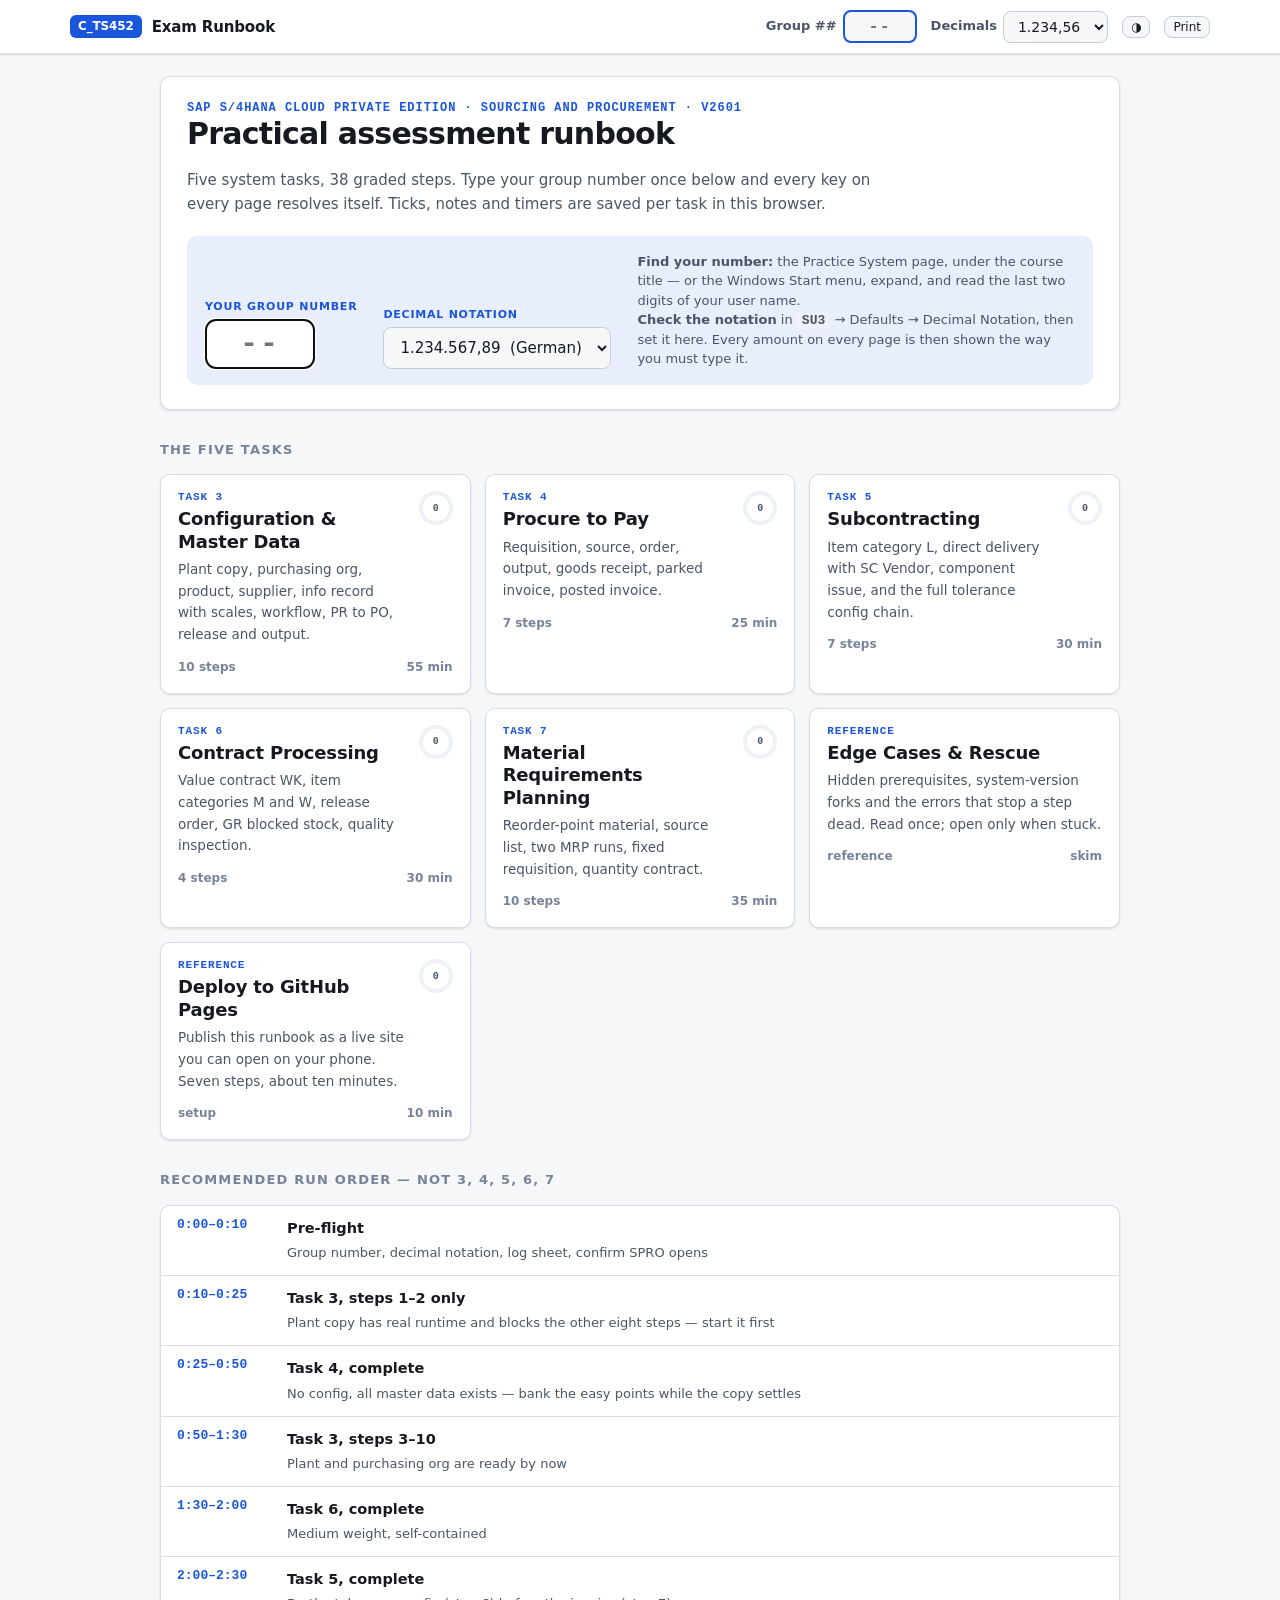
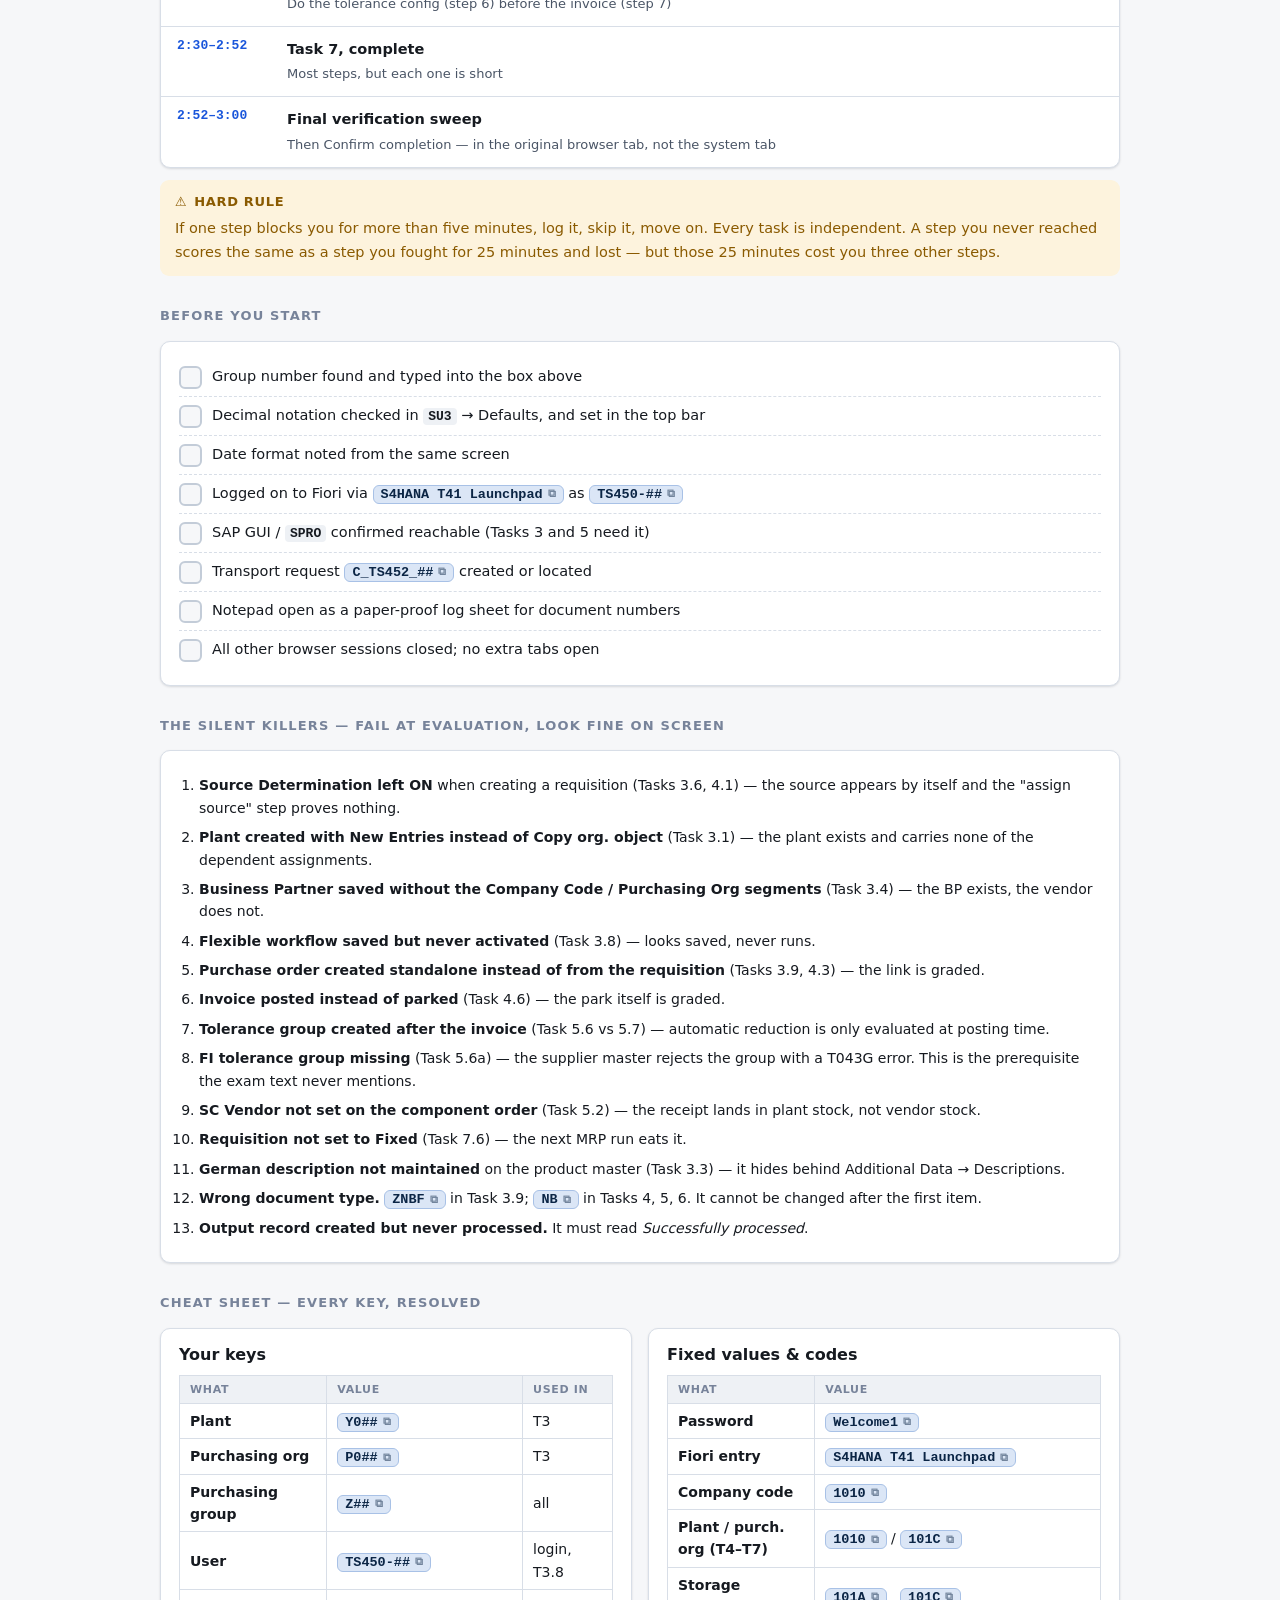
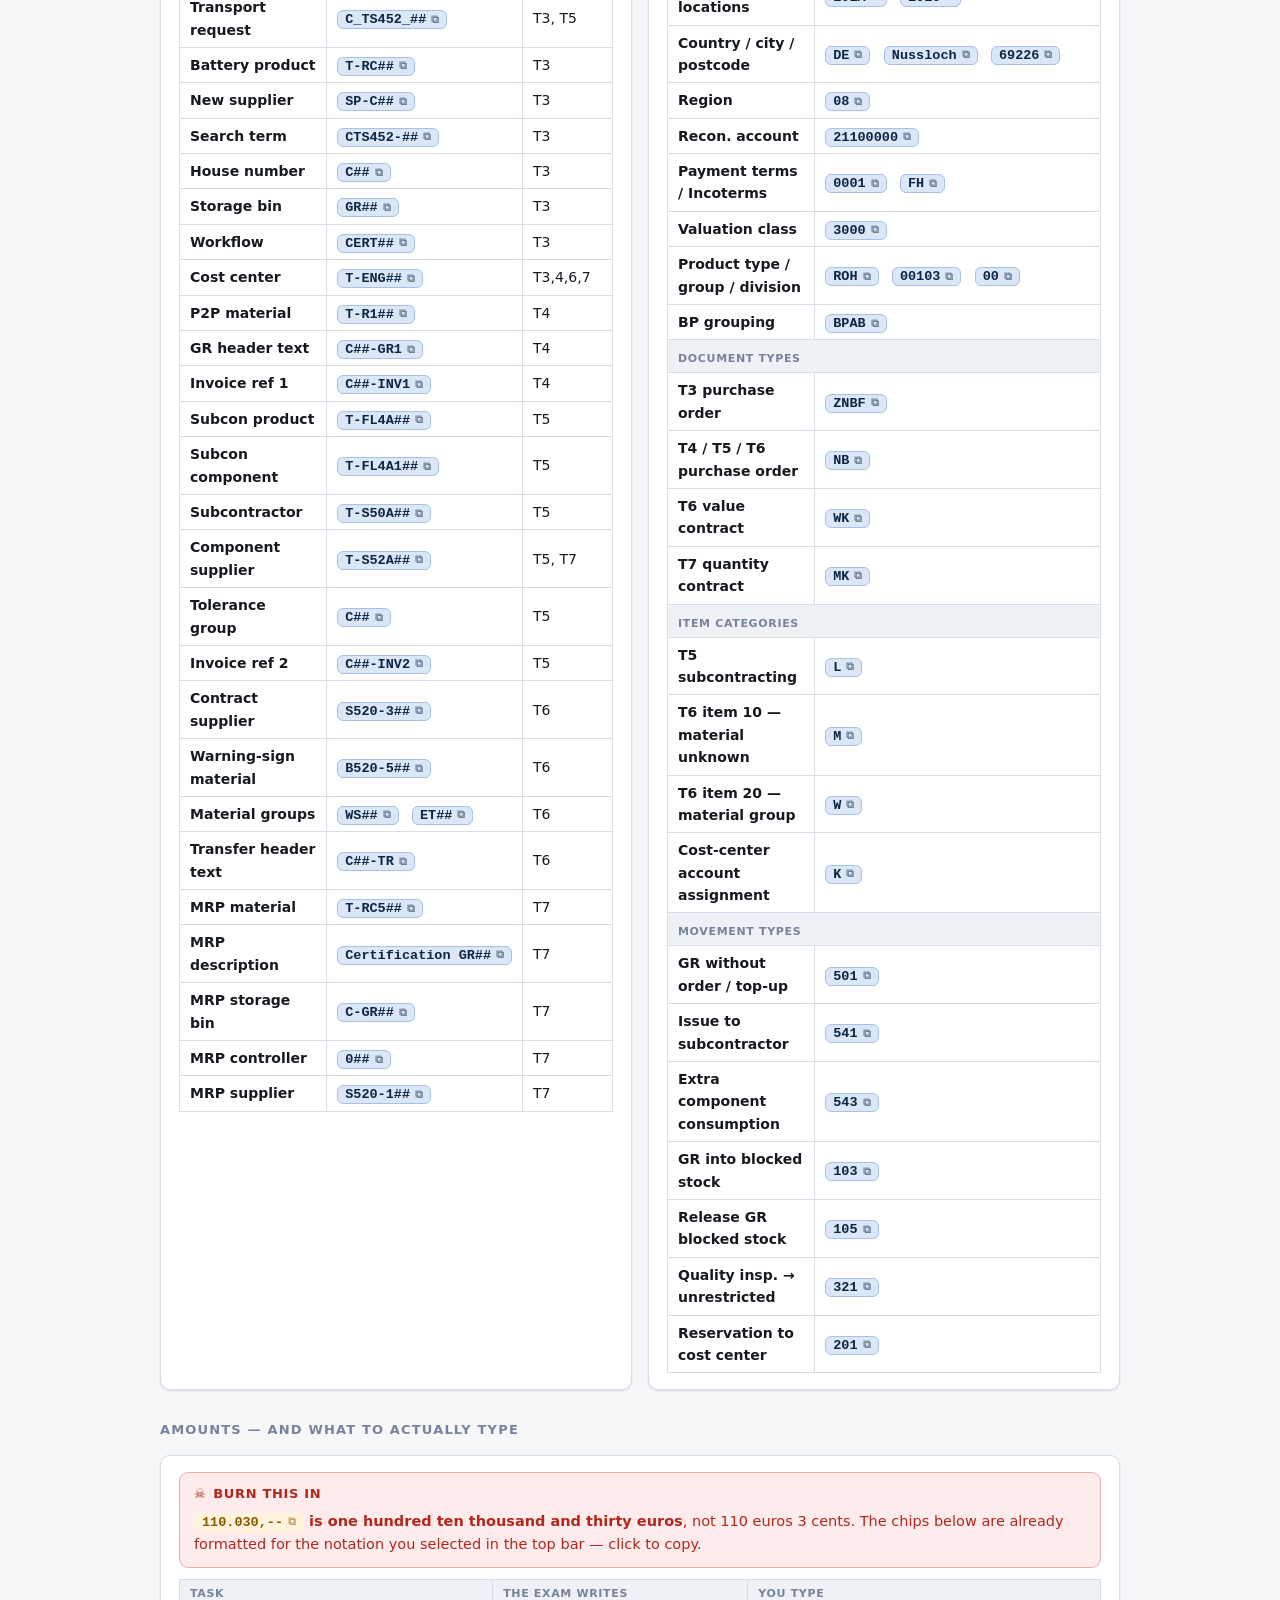
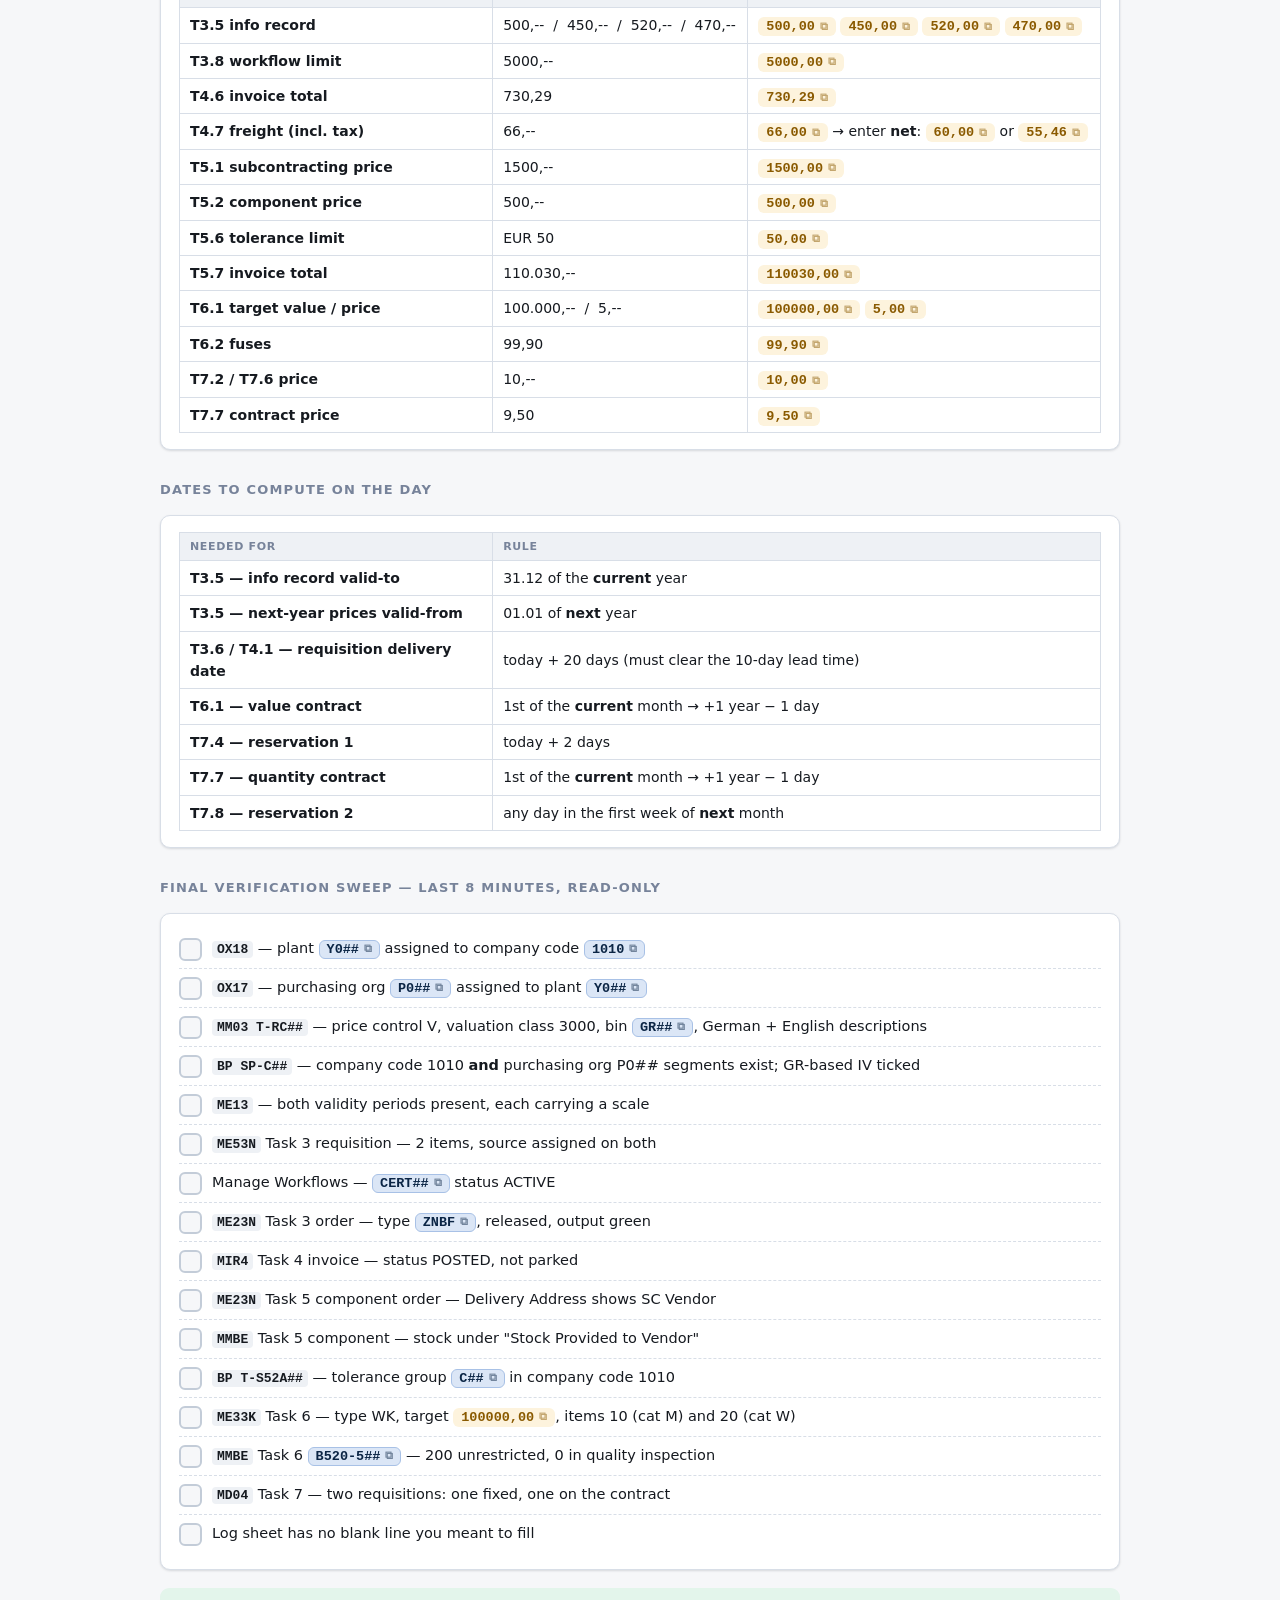
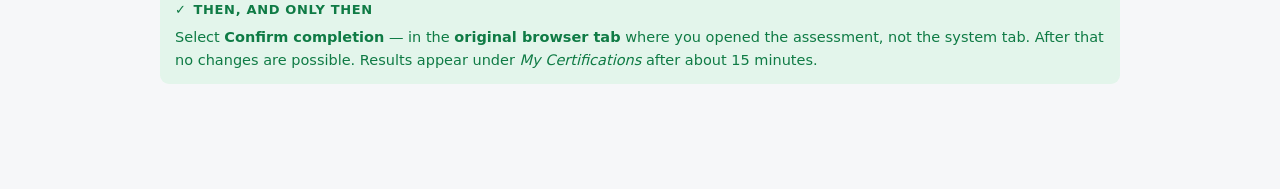
<file: index.html>
<!DOCTYPE html>
<html lang="en">
<head>
<meta charset="utf-8">
<meta name="viewport" content="width=device-width,initial-scale=1">
<title>C_TS452 — Exam Runbook</title>
<meta name="description" content="Interactive step-by-step runbook for the SAP C_TS452 practical assessment - S/4HANA Cloud Private Edition, Sourcing and Procurement.">
<meta name="theme-color" content="#1a56db">
<meta name="color-scheme" content="light dark">
<link rel="manifest" href="manifest.webmanifest">
<link rel="icon" href="assets/icon.svg" type="image/svg+xml">
<link rel="apple-touch-icon" href="assets/icon.svg">
<link rel="stylesheet" href="assets/app.css">
<style>
  .hero{background:var(--bg2);border:1px solid var(--line);border-radius:var(--r);padding:24px 26px;box-shadow:var(--sh);margin-bottom:20px}
  .hero h1{font-size:30px;letter-spacing:-.025em;margin-bottom:8px}
  .hero .sub{color:var(--tx2);max-width:72ch}
  .setup{display:flex;gap:26px;flex-wrap:wrap;align-items:flex-end;margin-top:20px;
    background:var(--acc-bg);border-radius:10px;padding:16px 18px}
  .setup .fld{display:flex;flex-direction:column;gap:6px}
  .setup .fld label{font:700 11px var(--sans);text-transform:uppercase;letter-spacing:.07em;color:var(--acc)}
  .setup .big{width:110px;text-align:center;font:800 30px var(--mono);letter-spacing:2px;
    background:var(--bg2);border:2px solid var(--acc);border-radius:10px;padding:6px}
  .setup .hint{flex:1;min-width:230px;font-size:13px;color:var(--tx2);line-height:1.5}
  .ring{width:34px;height:34px;border-radius:50%;display:grid;place-items:center;flex:none;
    font:700 10px var(--mono);color:var(--tx2);background:conic-gradient(var(--ok) 0deg,var(--bg3) 0deg)}
  .ring span{width:26px;height:26px;border-radius:50%;background:var(--bg2);display:grid;place-items:center}
  .kv{width:100%;border-collapse:collapse;font-size:14px}
  .kv th{text-align:left;padding:7px 10px;background:var(--bg3);border:1px solid var(--line);
    font:700 11px var(--sans);text-transform:uppercase;letter-spacing:.06em;color:var(--tx3)}
  .kv td{padding:6px 10px;border:1px solid var(--line)}
  .kv td:first-child{font-weight:600;width:34%}
  .two{display:grid;grid-template-columns:minmax(0,1fr) minmax(0,1fr);gap:16px}
  .panel{min-width:0}
  @media(max-width:820px){.two{grid-template-columns:minmax(0,1fr)}}
  .panel{background:var(--bg2);border:1px solid var(--line);border-radius:var(--r);padding:16px 18px;box-shadow:var(--sh)}
  .panel h3{font-size:16px;margin-bottom:10px}
  ol.kill{margin:0;padding-left:20px;font-size:14px}
  ol.kill li{margin:7px 0}
</style>
</head>
<body>

<div class="bar">
  <div class="bar-in">
    <div class="brand"><span class="tag">C_TS452</span> Exam Runbook</div>
    <div class="sp"></div>
    <div class="ctl"><label for="gg">Group&nbsp;##</label><input id="gg" class="gg-in" maxlength="2" inputmode="numeric" placeholder="--"></div>
    <div class="ctl"><label>Decimals</label><select id="dec" class="sel"><option value="de">1.234,56</option><option value="us">1,234.56</option></select></div>
    <button id="thm" class="btn sm" title="Light / dark">&#9681;</button>
    <button id="prn" class="btn sm">Print</button>
  </div>
</div>

<div class="single">

  <div class="hero">
    <div class="eyebrow" style="font:700 12px var(--mono);letter-spacing:.08em;color:var(--acc);text-transform:uppercase">SAP S/4HANA Cloud Private Edition &middot; Sourcing and Procurement &middot; v2601</div>
    <h1>Practical assessment runbook</h1>
    <p class="sub">Five system tasks, 38 graded steps. Type your group number once below and every key on every page
      resolves itself. Ticks, notes and timers are saved per task in this browser.</p>

    <div class="setup">
      <div class="fld">
        <label for="gg2">Your group number</label>
        <input id="gg2" class="big" maxlength="2" inputmode="numeric" placeholder="--">
      </div>
      <div class="fld">
        <label for="dec2">Decimal notation</label>
        <select id="dec2" class="sel" style="padding:10px 12px;font-size:15px">
          <option value="de">1.234.567,89 &nbsp;(German)</option>
          <option value="us">1,234,567.89 &nbsp;(US)</option>
        </select>
      </div>
      <div class="hint">
        <b>Find your number:</b> the Practice System page, under the course title &mdash; or the Windows Start menu,
        expand, and read the last two digits of your user name.<br>
        <b>Check the notation</b> in <code>SU3</code> &rarr; Defaults &rarr; Decimal Notation, then set it here.
        Every amount on every page is then shown the way you must type it.
      </div>
    </div>
  </div>

  <div class="sec">The five tasks</div>
  <div class="grid" id="cards"></div>

  <div class="sec">Recommended run order &mdash; not 3, 4, 5, 6, 7</div>
  <div class="plan">
    <div class="r"><div class="t">0:00&ndash;0:10</div><div class="d"><b>Pre-flight</b><span>Group number, decimal notation, log sheet, confirm SPRO opens</span></div></div>
    <div class="r"><div class="t">0:10&ndash;0:25</div><div class="d"><b>Task 3, steps 1&ndash;2 only</b><span>Plant copy has real runtime and blocks the other eight steps &mdash; start it first</span></div></div>
    <div class="r"><div class="t">0:25&ndash;0:50</div><div class="d"><b>Task 4, complete</b><span>No config, all master data exists &mdash; bank the easy points while the copy settles</span></div></div>
    <div class="r"><div class="t">0:50&ndash;1:30</div><div class="d"><b>Task 3, steps 3&ndash;10</b><span>Plant and purchasing org are ready by now</span></div></div>
    <div class="r"><div class="t">1:30&ndash;2:00</div><div class="d"><b>Task 6, complete</b><span>Medium weight, self-contained</span></div></div>
    <div class="r"><div class="t">2:00&ndash;2:30</div><div class="d"><b>Task 5, complete</b><span>Do the tolerance config (step 6) before the invoice (step 7)</span></div></div>
    <div class="r"><div class="t">2:30&ndash;2:52</div><div class="d"><b>Task 7, complete</b><span>Most steps, but each one is short</span></div></div>
    <div class="r"><div class="t">2:52&ndash;3:00</div><div class="d"><b>Final verification sweep</b><span>Then Confirm completion &mdash; in the original browser tab, not the system tab</span></div></div>
  </div>
  <div class="co warn" style="margin-top:12px">
    <div class="t"><span>&#9888;</span>HARD RULE</div>
    If one step blocks you for more than five minutes, log it, skip it, move on. Every task is independent.
    A step you never reached scores the same as a step you fought for 25 minutes and lost &mdash; but those
    25 minutes cost you three other steps.
  </div>

  <div class="sec">Before you start</div>
  <div class="panel"><div id="preflight"></div></div>

  <div class="sec">The silent killers &mdash; fail at evaluation, look fine on screen</div>
  <div class="panel">
    <ol class="kill">
      <li><b>Source Determination left ON</b> when creating a requisition (Tasks 3.6, 4.1) &mdash; the source appears by itself and the "assign source" step proves nothing.</li>
      <li><b>Plant created with New Entries instead of Copy org. object</b> (Task 3.1) &mdash; the plant exists and carries none of the dependent assignments.</li>
      <li><b>Business Partner saved without the Company Code / Purchasing Org segments</b> (Task 3.4) &mdash; the BP exists, the vendor does not.</li>
      <li><b>Flexible workflow saved but never activated</b> (Task 3.8) &mdash; looks saved, never runs.</li>
      <li><b>Purchase order created standalone instead of from the requisition</b> (Tasks 3.9, 4.3) &mdash; the link is graded.</li>
      <li><b>Invoice posted instead of parked</b> (Task 4.6) &mdash; the park itself is graded.</li>
      <li><b>Tolerance group created after the invoice</b> (Task 5.6 vs 5.7) &mdash; automatic reduction is only evaluated at posting time.</li>
      <li><b>FI tolerance group missing</b> (Task 5.6a) &mdash; the supplier master rejects the group with a T043G error. This is the prerequisite the exam text never mentions.</li>
      <li><b>SC Vendor not set on the component order</b> (Task 5.2) &mdash; the receipt lands in plant stock, not vendor stock.</li>
      <li><b>Requisition not set to Fixed</b> (Task 7.6) &mdash; the next MRP run eats it.</li>
      <li><b>German description not maintained</b> on the product master (Task 3.3) &mdash; it hides behind Additional Data &rarr; Descriptions.</li>
      <li><b>Wrong document type.</b> <v>ZNBF</v> in Task 3.9; <v>NB</v> in Tasks 4, 5, 6. It cannot be changed after the first item.</li>
      <li><b>Output record created but never processed.</b> It must read <i>Successfully processed</i>.</li>
    </ol>
  </div>

  <div class="sec">Cheat sheet &mdash; every key, resolved</div>
  <div class="two">
    <div class="panel">
      <h3>Your keys</h3>
      <table class="kv">
        <tr><th>What</th><th>Value</th><th>Used in</th></tr>
        <tr><td>Plant</td><td><v>Y0##</v></td><td>T3</td></tr>
        <tr><td>Purchasing org</td><td><v>P0##</v></td><td>T3</td></tr>
        <tr><td>Purchasing group</td><td><v>Z##</v></td><td>all</td></tr>
        <tr><td>User</td><td><v>TS450-##</v></td><td>login, T3.8</td></tr>
        <tr><td>Transport request</td><td><v>C_TS452_##</v></td><td>T3, T5</td></tr>
        <tr><td>Battery product</td><td><v>T-RC##</v></td><td>T3</td></tr>
        <tr><td>New supplier</td><td><v>SP-C##</v></td><td>T3</td></tr>
        <tr><td>Search term</td><td><v>CTS452-##</v></td><td>T3</td></tr>
        <tr><td>House number</td><td><v>C##</v></td><td>T3</td></tr>
        <tr><td>Storage bin</td><td><v>GR##</v></td><td>T3</td></tr>
        <tr><td>Workflow</td><td><v>CERT##</v></td><td>T3</td></tr>
        <tr><td>Cost center</td><td><v>T-ENG##</v></td><td>T3,4,6,7</td></tr>
        <tr><td>P2P material</td><td><v>T-R1##</v></td><td>T4</td></tr>
        <tr><td>GR header text</td><td><v>C##-GR1</v></td><td>T4</td></tr>
        <tr><td>Invoice ref 1</td><td><v>C##-INV1</v></td><td>T4</td></tr>
        <tr><td>Subcon product</td><td><v>T-FL4A##</v></td><td>T5</td></tr>
        <tr><td>Subcon component</td><td><v>T-FL4A1##</v></td><td>T5</td></tr>
        <tr><td>Subcontractor</td><td><v>T-S50A##</v></td><td>T5</td></tr>
        <tr><td>Component supplier</td><td><v>T-S52A##</v></td><td>T5, T7</td></tr>
        <tr><td>Tolerance group</td><td><v>C##</v></td><td>T5</td></tr>
        <tr><td>Invoice ref 2</td><td><v>C##-INV2</v></td><td>T5</td></tr>
        <tr><td>Contract supplier</td><td><v>S520-3##</v></td><td>T6</td></tr>
        <tr><td>Warning-sign material</td><td><v>B520-5##</v></td><td>T6</td></tr>
        <tr><td>Material groups</td><td><v>WS##</v> &nbsp; <v>ET##</v></td><td>T6</td></tr>
        <tr><td>Transfer header text</td><td><v>C##-TR</v></td><td>T6</td></tr>
        <tr><td>MRP material</td><td><v>T-RC5##</v></td><td>T7</td></tr>
        <tr><td>MRP description</td><td><v>Certification GR##</v></td><td>T7</td></tr>
        <tr><td>MRP storage bin</td><td><v>C-GR##</v></td><td>T7</td></tr>
        <tr><td>MRP controller</td><td><v>0##</v></td><td>T7</td></tr>
        <tr><td>MRP supplier</td><td><v>S520-1##</v></td><td>T7</td></tr>
      </table>
    </div>
    <div class="panel">
      <h3>Fixed values &amp; codes</h3>
      <table class="kv">
        <tr><th>What</th><th>Value</th></tr>
        <tr><td>Password</td><td><v>Welcome1</v></td></tr>
        <tr><td>Fiori entry</td><td><v>S4HANA T41 Launchpad</v></td></tr>
        <tr><td>Company code</td><td><v>1010</v></td></tr>
        <tr><td>Plant / purch. org (T4&ndash;T7)</td><td><v>1010</v> / <v>101C</v></td></tr>
        <tr><td>Storage locations</td><td><v>101A</v> &nbsp; <v>101C</v></td></tr>
        <tr><td>Country / city / postcode</td><td><v>DE</v> &nbsp; <v>Nussloch</v> &nbsp; <v>69226</v></td></tr>
        <tr><td>Region</td><td><v>08</v></td></tr>
        <tr><td>Recon. account</td><td><v>21100000</v></td></tr>
        <tr><td>Payment terms / Incoterms</td><td><v>0001</v> &nbsp; <v>FH</v></td></tr>
        <tr><td>Valuation class</td><td><v>3000</v></td></tr>
        <tr><td>Product type / group / division</td><td><v>ROH</v> &nbsp; <v>00103</v> &nbsp; <v>00</v></td></tr>
        <tr><td>BP grouping</td><td><v>BPAB</v></td></tr>
        <tr><th colspan="2" style="padding-top:12px">Document types</th></tr>
        <tr><td>T3 purchase order</td><td><v>ZNBF</v></td></tr>
        <tr><td>T4 / T5 / T6 purchase order</td><td><v>NB</v></td></tr>
        <tr><td>T6 value contract</td><td><v>WK</v></td></tr>
        <tr><td>T7 quantity contract</td><td><v>MK</v></td></tr>
        <tr><th colspan="2" style="padding-top:12px">Item categories</th></tr>
        <tr><td>T5 subcontracting</td><td><v>L</v></td></tr>
        <tr><td>T6 item 10 &mdash; material unknown</td><td><v>M</v></td></tr>
        <tr><td>T6 item 20 &mdash; material group</td><td><v>W</v></td></tr>
        <tr><td>Cost-center account assignment</td><td><v>K</v></td></tr>
        <tr><th colspan="2" style="padding-top:12px">Movement types</th></tr>
        <tr><td>GR without order / top-up</td><td><v>501</v></td></tr>
        <tr><td>Issue to subcontractor</td><td><v>541</v></td></tr>
        <tr><td>Extra component consumption</td><td><v>543</v></td></tr>
        <tr><td>GR into blocked stock</td><td><v>103</v></td></tr>
        <tr><td>Release GR blocked stock</td><td><v>105</v></td></tr>
        <tr><td>Quality insp. &rarr; unrestricted</td><td><v>321</v></td></tr>
        <tr><td>Reservation to cost center</td><td><v>201</v></td></tr>
      </table>
    </div>
  </div>

  <div class="sec">Amounts &mdash; and what to actually type</div>
  <div class="panel">
    <div class="co danger" style="margin-top:0">
      <div class="t"><span>&#9760;</span>Burn this in</div>
      <b><m>110.030,--</m> is one hundred ten thousand and thirty euros</b>, not 110 euros 3 cents.
      The chips below are already formatted for the notation you selected in the top bar &mdash; click to copy.
    </div>
    <table class="kv">
      <tr><th>Task</th><th>The exam writes</th><th>You type</th></tr>
      <tr><td>T3.5 info record</td><td>500,-- &nbsp;/&nbsp; 450,-- &nbsp;/&nbsp; 520,-- &nbsp;/&nbsp; 470,--</td><td><m>500,00</m> <m>450,00</m> <m>520,00</m> <m>470,00</m></td></tr>
      <tr><td>T3.8 workflow limit</td><td>5000,--</td><td><m>5000,00</m></td></tr>
      <tr><td>T4.6 invoice total</td><td>730,29</td><td><m>730,29</m></td></tr>
      <tr><td>T4.7 freight (incl. tax)</td><td>66,--</td><td><m>66,00</m> &rarr; enter <b>net</b>: <m>60,00</m> or <m>55,46</m></td></tr>
      <tr><td>T5.1 subcontracting price</td><td>1500,--</td><td><m>1500,00</m></td></tr>
      <tr><td>T5.2 component price</td><td>500,--</td><td><m>500,00</m></td></tr>
      <tr><td>T5.6 tolerance limit</td><td>EUR 50</td><td><m>50,00</m></td></tr>
      <tr><td>T5.7 invoice total</td><td>110.030,--</td><td><m>110030,00</m></td></tr>
      <tr><td>T6.1 target value / price</td><td>100.000,-- &nbsp;/&nbsp; 5,--</td><td><m>100000,00</m> <m>5,00</m></td></tr>
      <tr><td>T6.2 fuses</td><td>99,90</td><td><m>99,90</m></td></tr>
      <tr><td>T7.2 / T7.6 price</td><td>10,--</td><td><m>10,00</m></td></tr>
      <tr><td>T7.7 contract price</td><td>9,50</td><td><m>9,50</m></td></tr>
    </table>
  </div>

  <div class="sec">Dates to compute on the day</div>
  <div class="panel">
    <table class="kv">
      <tr><th>Needed for</th><th>Rule</th></tr>
      <tr><td>T3.5 &mdash; info record valid-to</td><td>31.12 of the <b>current</b> year</td></tr>
      <tr><td>T3.5 &mdash; next-year prices valid-from</td><td>01.01 of <b>next</b> year</td></tr>
      <tr><td>T3.6 / T4.1 &mdash; requisition delivery date</td><td>today + 20 days (must clear the 10-day lead time)</td></tr>
      <tr><td>T6.1 &mdash; value contract</td><td>1st of the <b>current</b> month &rarr; +1 year &minus; 1 day</td></tr>
      <tr><td>T7.4 &mdash; reservation 1</td><td>today + 2 days</td></tr>
      <tr><td>T7.7 &mdash; quantity contract</td><td>1st of the <b>current</b> month &rarr; +1 year &minus; 1 day</td></tr>
      <tr><td>T7.8 &mdash; reservation 2</td><td>any day in the first week of <b>next</b> month</td></tr>
    </table>
  </div>

  <div class="sec">Final verification sweep &mdash; last 8 minutes, read-only</div>
  <div class="panel"><div id="sweep"></div></div>

  <div class="co ok" style="margin-top:18px">
    <div class="t"><span>&#10003;</span>Then, and only then</div>
    Select <b>Confirm completion</b> &mdash; in the <b>original browser tab</b> where you opened the assessment,
    not the system tab. After that no changes are possible. Results appear under
    <i>My Certifications</i> after about 15 minutes.
  </div>

</div>

<script src="assets/app.js"></script>
<script>
(function(){
  var S = window.XS;

  /* ---- cards ---- */
  var TASKS = [
    ['t3','task3.html','3','Configuration &amp; Master Data','Plant copy, purchasing org, product, supplier, info record with scales, workflow, PR to PO, release and output.','10 steps','55 min'],
    ['t4','task4.html','4','Procure to Pay','Requisition, source, order, output, goods receipt, parked invoice, posted invoice.','7 steps','25 min'],
    ['t5','task5.html','5','Subcontracting','Item category L, direct delivery with SC Vendor, component issue, and the full tolerance config chain.','7 steps','30 min'],
    ['t6','task6.html','6','Contract Processing','Value contract WK, item categories M and W, release order, GR blocked stock, quality inspection.','4 steps','30 min'],
    ['t7','task7.html','7','Material Requirements Planning','Reorder-point material, source list, two MRP runs, fixed requisition, quantity contract.','10 steps','35 min'],
    ['ec','edge-cases.html','+','Edge Cases &amp; Rescue','Hidden prerequisites, system-version forks and the errors that stop a step dead. Read once; open only when stuck.','reference','skim'],
    ['dep','deploy.html','+','Deploy to GitHub Pages','Publish this runbook as a live site you can open on your phone. Seven steps, about ten minutes.','setup','10 min']
  ];
  var g = document.getElementById('cards');
  TASKS.forEach(function(t){
    var pct = parseInt(S.get('cts452.'+t[0]+'.pct','0'),10)||0;
    var ring = t[0]==='ec' ? '' : '<div class="ring" style="background:conic-gradient(var(--ok) '+(pct*3.6)+'deg,var(--bg3) 0deg)"><span>'+pct+'</span></div>';
    var a = document.createElement('a');
    a.className='card'; a.href=t[1]; a.setAttribute('data-tasklink',t[1]);
    a.innerHTML =
      '<div style="display:flex;gap:12px;align-items:flex-start">'+
        '<div style="flex:1">'+
          '<div class="tn">'+(t[2]==='+'?'REFERENCE':'TASK '+t[2])+'</div><h3>'+t[3]+'</h3><p>'+t[4]+'</p>'+
        '</div>'+
        ring+
      '</div>'+
      '<div class="ft"><span>'+t[5]+'</span><span>'+t[6]+'</span></div>';
    g.appendChild(a);
  });

  /* ---- persistent checklist helper ---- */
  function list(host, keyBase, items){
    items.forEach(function(txt,i){
      var key = keyBase+i;
      var row = document.createElement('div'); row.className='row';
      var cb = document.createElement('div'); cb.className='cb'; cb.tabIndex=0;
      var tx = document.createElement('div'); tx.className='tx'; tx.innerHTML = txt;
      function paint(){ cb.classList.toggle('on', S.get(key,'0')==='1'); }
      function tog(){ S.set(key, S.get(key,'0')==='1'?'0':'1'); paint(); }
      cb.addEventListener('click',tog);
      cb.addEventListener('keydown',function(e){ if(e.key===' '||e.key==='Enter'){e.preventDefault();tog();} });
      paint(); row.appendChild(cb); row.appendChild(tx); host.appendChild(row);
    });
  }
  var pf = document.getElementById('preflight'); pf.className='ck'; pf.style.cssText='background:none;border:0;box-shadow:none;padding:0;margin:0';
  list(pf,'cts452.pre.',[
    'Group number found and typed into the box above',
    'Decimal notation checked in <code>SU3</code> &rarr; Defaults, and set in the top bar',
    'Date format noted from the same screen',
    'Logged on to Fiori via <v>S4HANA T41 Launchpad</v> as <v>TS450-##</v>',
    'SAP GUI / <code>SPRO</code> confirmed reachable (Tasks 3 and 5 need it)',
    'Transport request <v>C_TS452_##</v> created or located',
    'Notepad open as a paper-proof log sheet for document numbers',
    'All other browser sessions closed; no extra tabs open'
  ]);

  var sw = document.getElementById('sweep'); sw.className='ck'; sw.style.cssText='background:none;border:0;box-shadow:none;padding:0;margin:0';
  list(sw,'cts452.sweep.',[
    '<code>OX18</code> &mdash; plant <v>Y0##</v> assigned to company code <v>1010</v>',
    '<code>OX17</code> &mdash; purchasing org <v>P0##</v> assigned to plant <v>Y0##</v>',
    '<code>MM03 T-RC##</code> &mdash; price control V, valuation class 3000, bin <v>GR##</v>, German + English descriptions',
    '<code>BP SP-C##</code> &mdash; company code 1010 <b>and</b> purchasing org P0## segments exist; GR-based IV ticked',
    '<code>ME13</code> &mdash; both validity periods present, each carrying a scale',
    '<code>ME53N</code> Task 3 requisition &mdash; 2 items, source assigned on both',
    'Manage Workflows &mdash; <v>CERT##</v> status ACTIVE',
    '<code>ME23N</code> Task 3 order &mdash; type <v>ZNBF</v>, released, output green',
    '<code>MIR4</code> Task 4 invoice &mdash; status POSTED, not parked',
    '<code>ME23N</code> Task 5 component order &mdash; Delivery Address shows SC Vendor',
    '<code>MMBE</code> Task 5 component &mdash; stock under "Stock Provided to Vendor"',
    '<code>BP T-S52A##</code> &mdash; tolerance group <v>C##</v> in company code 1010',
    '<code>ME33K</code> Task 6 &mdash; type WK, target <m>100000,00</m>, items 10 (cat M) and 20 (cat W)',
    '<code>MMBE</code> Task 6 <v>B520-5##</v> &mdash; 200 unrestricted, 0 in quality inspection',
    '<code>MD04</code> Task 7 &mdash; two requisitions: one fixed, one on the contract',
    'Log sheet has no blank line you meant to fill'
  ]);

  /* ---- controls ---- */
  var a1=document.getElementById('gg'), a2=document.getElementById('gg2');
  var d1=document.getElementById('dec'), d2=document.getElementById('dec2');
  function setGG(v){
    v = String(v).replace(/\D/g,'').slice(0,2);
    S.set('cts452.gg', v);
    a1.value=v; a2.value=v;
    location.hash = v ? 'gg='+(v.length===1?'0'+v:v) : '';
    location.reload();
  }
  a1.value = a2.value = S.get('cts452.gg','');
  var deb;
  function onGG(e){ clearTimeout(deb); var v=e.target.value; deb=setTimeout(function(){ setGG(v); },600); }
  a1.addEventListener('input',onGG); a2.addEventListener('input',onGG);

  d1.value = d2.value = S.get('cts452.dec','de');
  function onDec(e){ S.set('cts452.dec', e.target.value); location.reload(); }
  d1.addEventListener('change',onDec); d2.addEventListener('change',onDec);

  var th = S.get('cts452.theme',''); if(th) document.documentElement.setAttribute('data-theme',th);
  document.getElementById('thm').addEventListener('click',function(){
    var cur=document.documentElement.getAttribute('data-theme');
    var nx = cur==='dark'?'light':'dark';
    document.documentElement.setAttribute('data-theme',nx); S.set('cts452.theme',nx);
  });
  document.getElementById('prn').addEventListener('click',function(){ window.print(); });

  CTSsimple();
  if(!S.get('cts452.gg','')) setTimeout(function(){ a2.focus(); },300);
})();
</script>
</body>
</html>
</file>
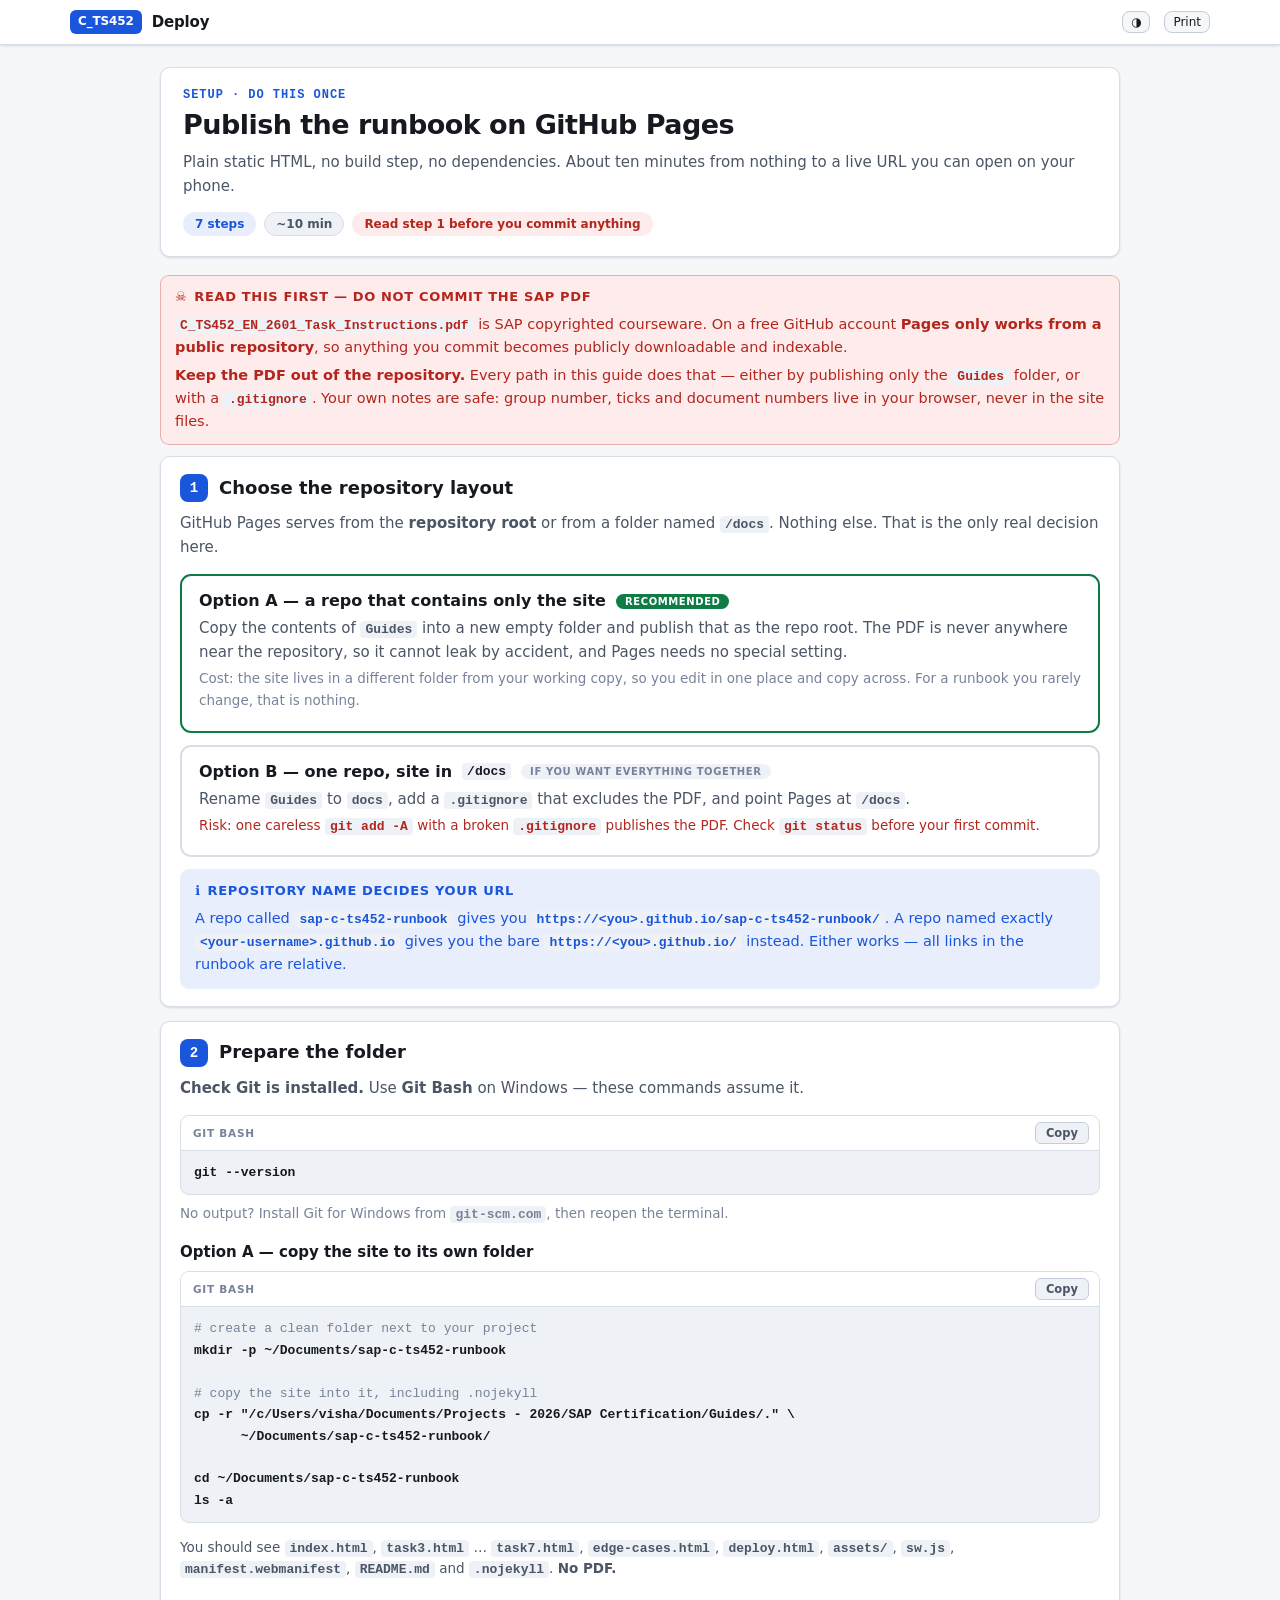
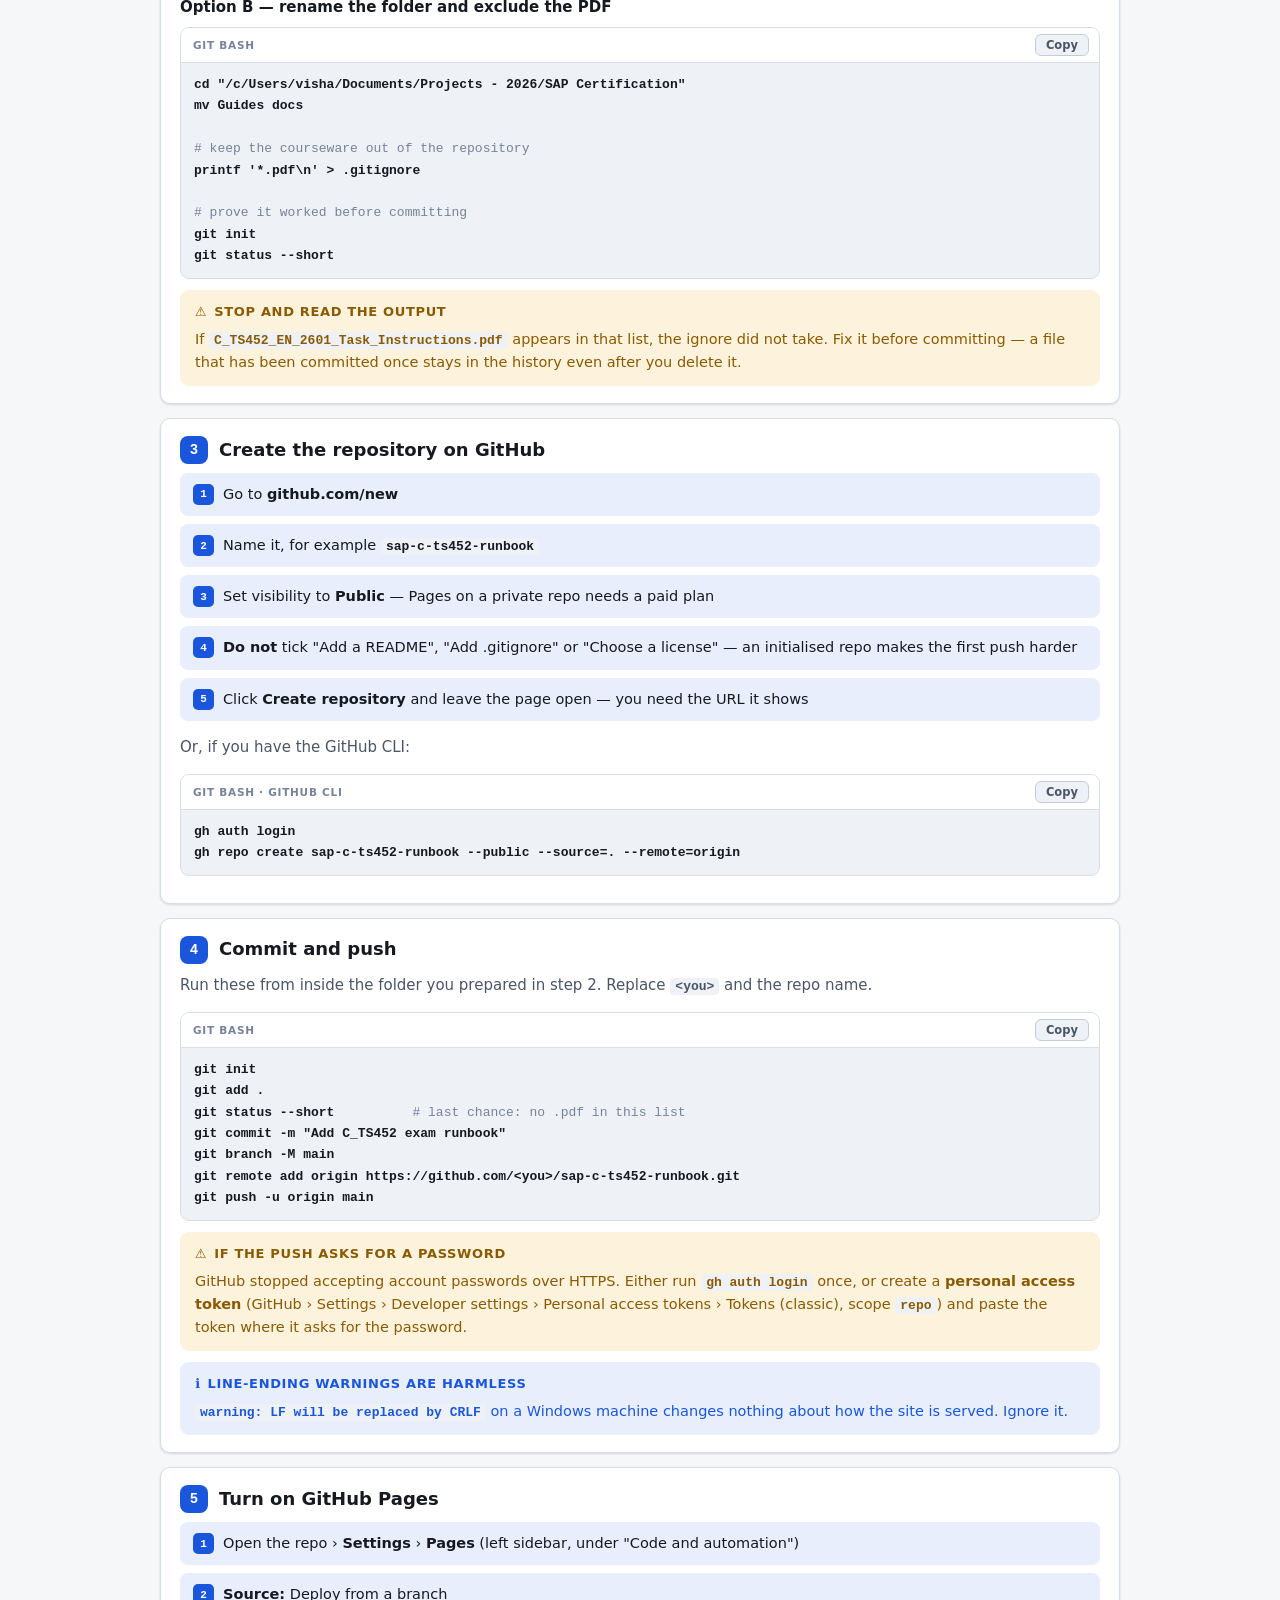
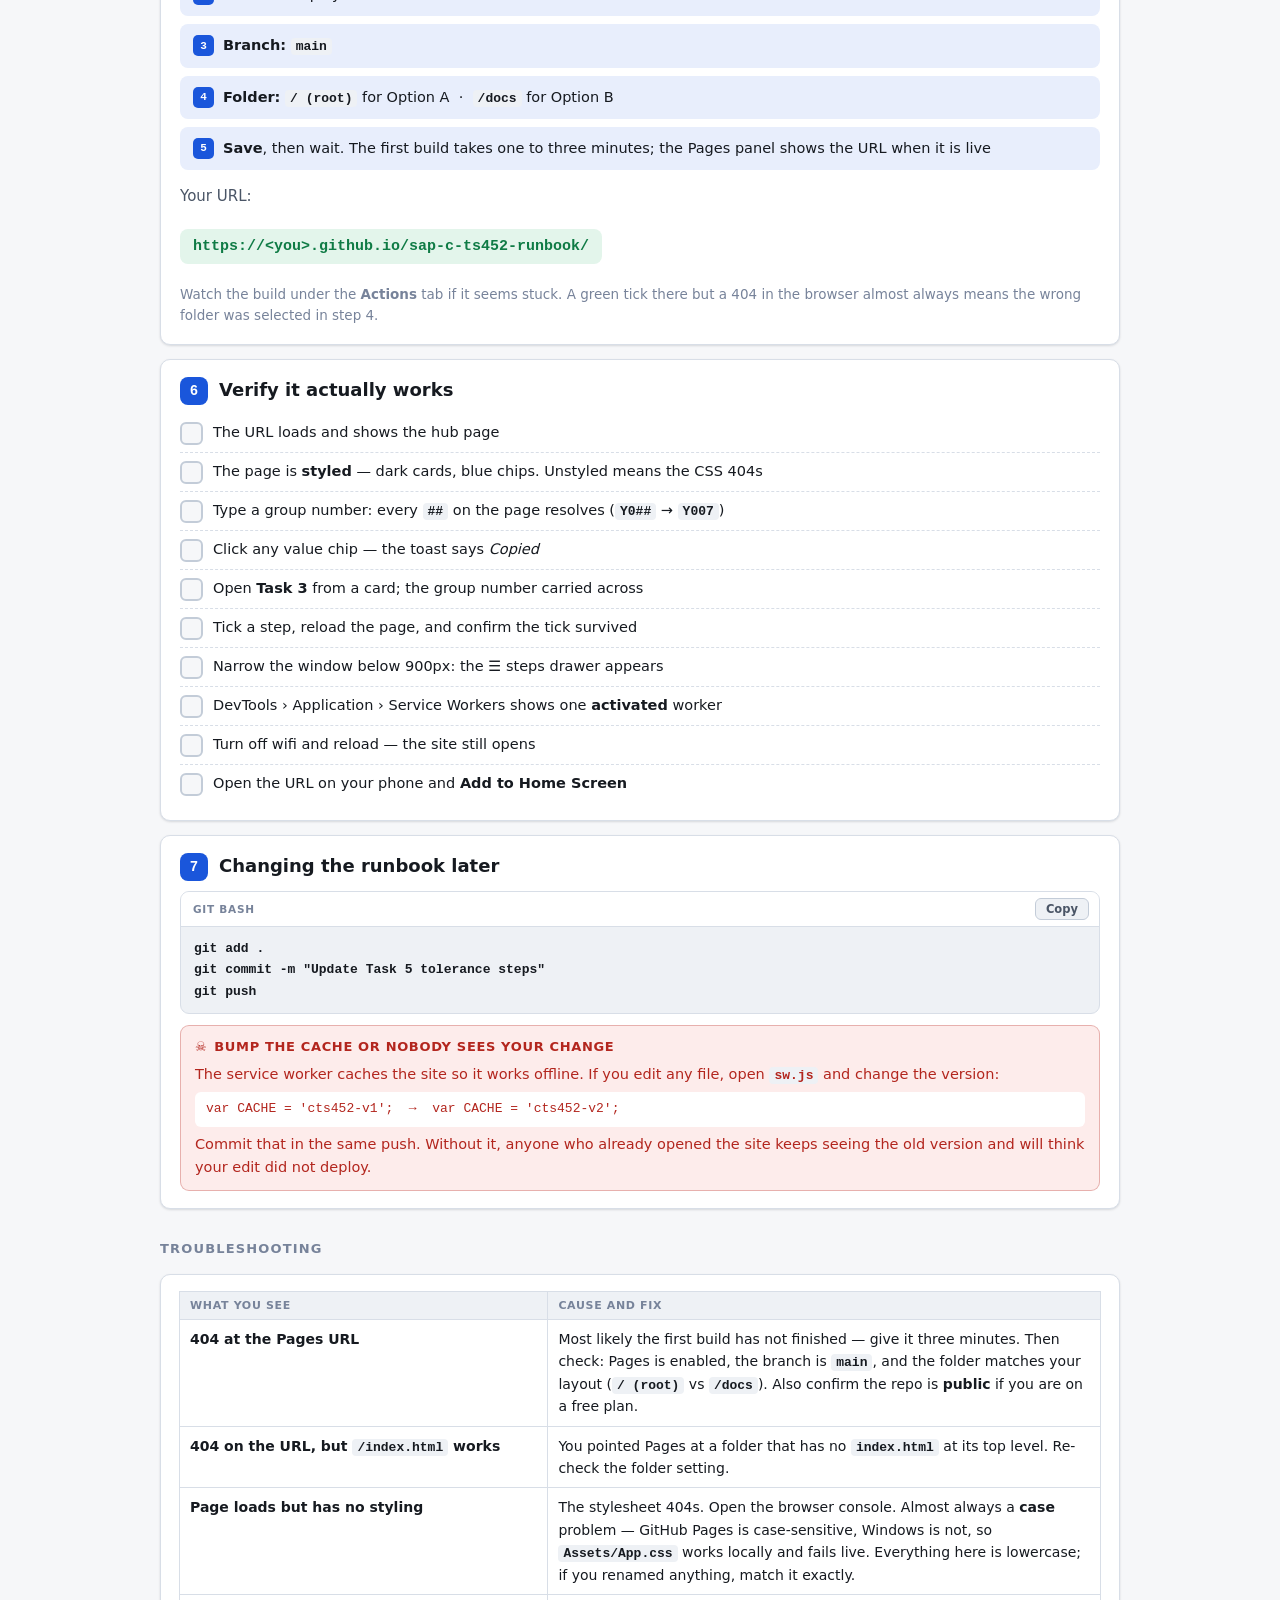
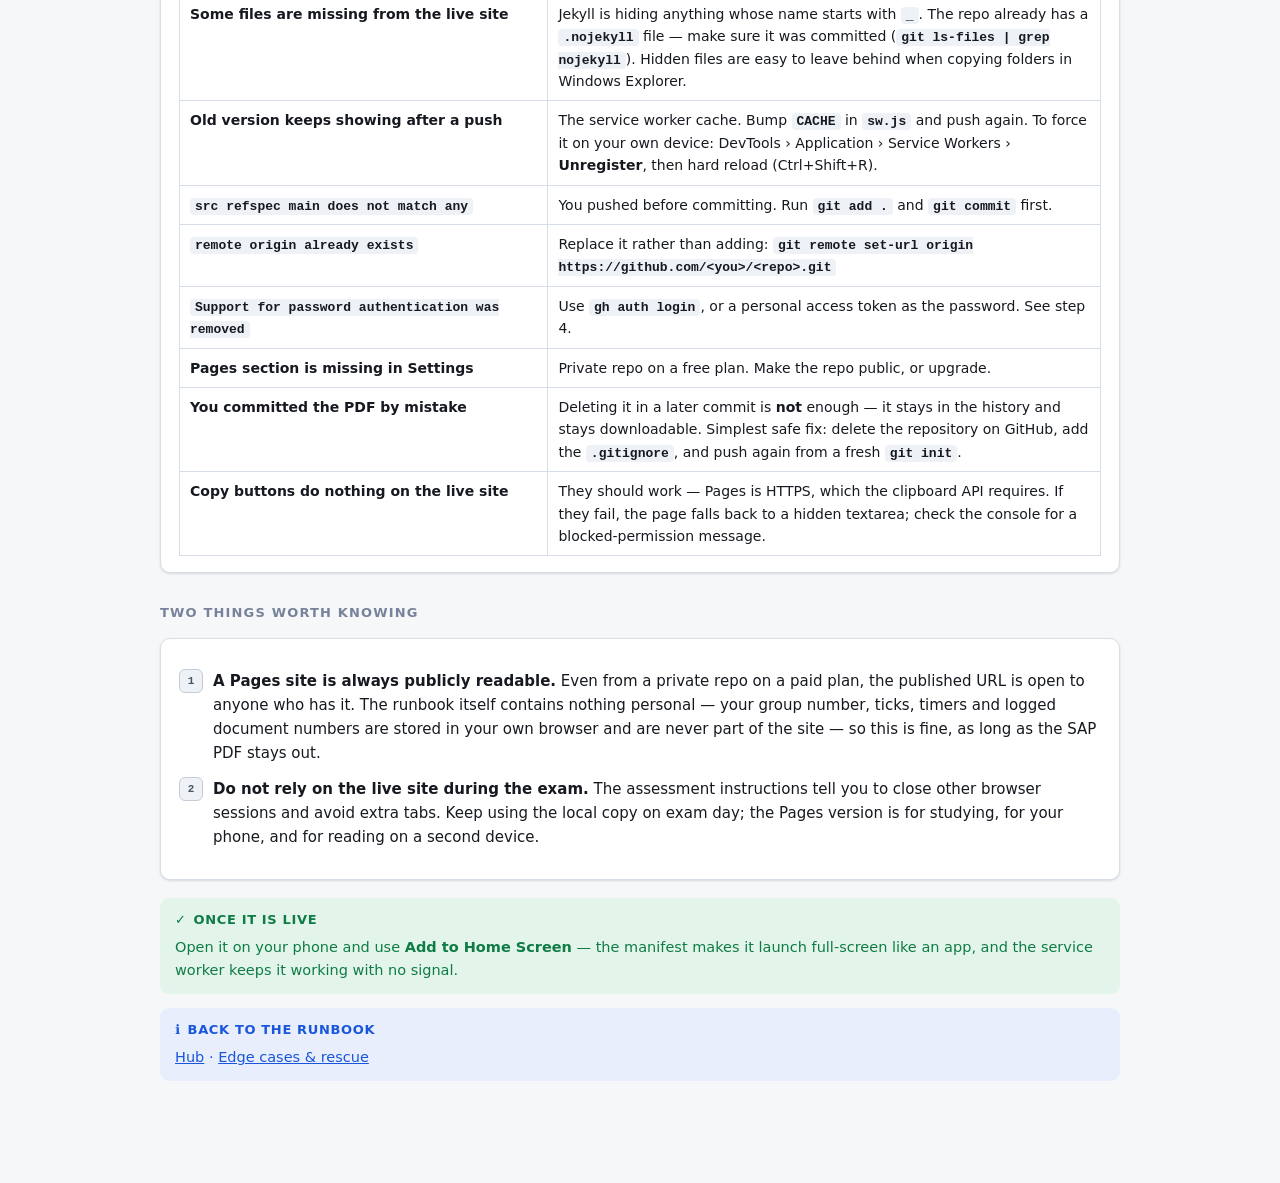
<file: deploy.html>
<!DOCTYPE html>
<html lang="en">
<head>
<meta charset="utf-8">
<meta name="viewport" content="width=device-width,initial-scale=1">
<title>Deploy to GitHub Pages · C_TS452</title>
<meta name="description" content="Step-by-step guide to publishing the C_TS452 runbook on GitHub Pages.">
<meta name="theme-color" content="#1a56db">
<meta name="color-scheme" content="light dark">
<link rel="manifest" href="manifest.webmanifest">
<link rel="icon" href="assets/icon.svg" type="image/svg+xml">
<link rel="apple-touch-icon" href="assets/icon.svg">
<link rel="stylesheet" href="assets/app.css">
<style>
  .cmd{position:relative;background:var(--bg3);border:1px solid var(--line);border-radius:9px;
       margin:10px 0;overflow:hidden}
  .cmd-h{display:flex;align-items:center;gap:8px;padding:6px 10px 6px 12px;
         border-bottom:1px solid var(--line);background:var(--bg2)}
  .cmd-h .w{font:700 10.5px var(--sans);text-transform:uppercase;letter-spacing:.07em;color:var(--tx3);flex:1}
  .cmd pre{margin:0;padding:11px 13px;overflow-x:auto;font:600 13px var(--mono);line-height:1.65;
           color:var(--tx);white-space:pre}
  .cmd pre .c{color:var(--tx3);font-weight:400}
  .cpy{background:var(--bg3);border:1px solid var(--line2);border-radius:6px;padding:3px 10px;
       font:600 11.5px var(--sans);cursor:pointer;color:var(--tx2);flex:none}
  .cpy:hover{background:var(--acc);border-color:var(--acc);color:#fff}
  .cpy.ok{background:var(--ok);border-color:var(--ok);color:#fff}
  .ui{display:flex;gap:9px;align-items:flex-start;background:var(--acc-bg);border-radius:8px;
      padding:10px 13px;margin:8px 0;font-size:14.5px}
  .ui .ic{flex:none;width:21px;height:21px;border-radius:5px;background:var(--acc);color:#fff;
          font:700 11px var(--mono);display:grid;place-items:center;margin-top:1px}
  .opt{border:2px solid var(--line);border-radius:11px;padding:15px 17px;margin:12px 0;background:var(--bg2)}
  .opt.pick{border-color:var(--ok)}
  .opt h4{font-size:16px;margin-bottom:5px;display:flex;gap:10px;align-items:center;flex-wrap:wrap}
  .opt .badge{font:700 10px var(--sans);text-transform:uppercase;letter-spacing:.06em;
              background:var(--ok);color:#fff;border-radius:99px;padding:2px 9px}
  .opt .badge.n{background:var(--bg3);color:var(--tx3)}
  .panel{background:var(--bg2);border:1px solid var(--line);border-radius:var(--r);
         padding:16px 18px;box-shadow:var(--sh);min-width:0}
  .url{font:700 15px var(--mono);background:var(--ok-bg);color:var(--ok);
       border-radius:8px;padding:9px 13px;display:inline-block;margin:6px 0;word-break:break-all}
  .stepnum{counter-reset:dstep}
  .dstep{background:var(--bg2);border:1px solid var(--line);border-radius:var(--r);
         padding:17px 19px;margin-bottom:14px;box-shadow:var(--sh);min-width:0}
  .dstep > h3{font-size:18px;margin-bottom:9px;display:flex;gap:11px;align-items:center}
  .dstep > h3::before{counter-increment:dstep;content:counter(dstep);flex:none;
      width:28px;height:28px;border-radius:8px;background:var(--acc);color:#fff;
      font:700 14px var(--mono);display:grid;place-items:center}
</style>
</head>
<body>

<div class="bar">
  <div class="bar-in">
    <div class="brand"><span class="tag">C_TS452</span>
      <a href="index.html" data-tasklink="index.html" style="text-decoration:none;color:inherit">Deploy</a></div>
    <div class="sp"></div>
    <button id="thm" class="btn sm" title="Light / dark">&#9681;</button>
    <button id="prn" class="btn sm">Print</button>
  </div>
</div>

<div class="single">

  <div class="head">
    <div class="eyebrow" style="font:700 12px var(--mono);letter-spacing:.08em;color:var(--acc);text-transform:uppercase">Setup &middot; do this once</div>
    <h1>Publish the runbook on GitHub Pages</h1>
    <p>Plain static HTML, no build step, no dependencies. About ten minutes from nothing to a live URL
       you can open on your phone.</p>
    <div class="meta">
      <span class="pill b">7 steps</span>
      <span class="pill">~10 min</span>
      <span class="pill r">Read step 1 before you commit anything</span>
    </div>
  </div>

  <!-- ============ COPYRIGHT ============ -->
  <div class="co danger">
    <div class="t"><span>&#9760;</span>Read this first &mdash; do not commit the SAP PDF</div>
    <p><code>C_TS452_EN_2601_Task_Instructions.pdf</code> is SAP copyrighted courseware. On a free GitHub
    account <b>Pages only works from a public repository</b>, so anything you commit becomes publicly
    downloadable and indexable.</p>
    <p><b>Keep the PDF out of the repository.</b> Every path in this guide does that &mdash; either by
    publishing only the <code>Guides</code> folder, or with a <code>.gitignore</code>. Your own notes
    are safe: group number, ticks and document numbers live in your browser, never in the site files.</p>
  </div>

  <div class="stepnum">

  <!-- ============ 1. LAYOUT ============ -->
  <div class="dstep">
    <h3>Choose the repository layout</h3>
    <p style="color:var(--tx2);margin-top:0">GitHub Pages serves from the <b>repository root</b> or from a
    folder named <b><code>/docs</code></b>. Nothing else. That is the only real decision here.</p>

    <div class="opt pick">
      <h4>Option A &mdash; a repo that contains only the site <span class="badge">Recommended</span></h4>
      <p style="margin:4px 0;color:var(--tx2)">Copy the contents of <code>Guides</code> into a new empty folder and
      publish that as the repo root. The PDF is never anywhere near the repository, so it cannot leak by
      accident, and Pages needs no special setting.</p>
      <p style="margin:4px 0;font-size:13.5px;color:var(--tx3)">Cost: the site lives in a different folder from
      your working copy, so you edit in one place and copy across. For a runbook you rarely change, that is nothing.</p>
    </div>

    <div class="opt">
      <h4>Option B &mdash; one repo, site in <code>/docs</code> <span class="badge n">If you want everything together</span></h4>
      <p style="margin:4px 0;color:var(--tx2)">Rename <code>Guides</code> to <code>docs</code>, add a
      <code>.gitignore</code> that excludes the PDF, and point Pages at <code>/docs</code>.</p>
      <p style="margin:4px 0;font-size:13.5px;color:var(--dgr)">Risk: one careless <code>git add -A</code> with a broken
      <code>.gitignore</code> publishes the PDF. Check <code>git status</code> before your first commit.</p>
    </div>

    <div class="co info" style="margin-bottom:0">
      <div class="t"><span>&#8505;</span>Repository name decides your URL</div>
      A repo called <code>sap-c-ts452-runbook</code> gives you
      <code>https://&lt;you&gt;.github.io/sap-c-ts452-runbook/</code>.
      A repo named exactly <code>&lt;your-username&gt;.github.io</code> gives you the bare
      <code>https://&lt;you&gt;.github.io/</code> instead. Either works &mdash; all links in the runbook are relative.
    </div>
  </div>

  <!-- ============ 2. PREP ============ -->
  <div class="dstep">
    <h3>Prepare the folder</h3>

    <p style="color:var(--tx2);margin-top:0"><b>Check Git is installed.</b> Use <b>Git Bash</b> on Windows &mdash;
    these commands assume it.</p>
    <div class="cmd">
      <div class="cmd-h"><span class="w">Git Bash</span><button class="cpy">Copy</button></div>
      <pre>git --version</pre>
    </div>
    <p style="font-size:13.5px;color:var(--tx3);margin-top:-2px">No output? Install Git for Windows from
    <code>git-scm.com</code>, then reopen the terminal.</p>

    <h4 style="margin-top:18px;font-size:15px">Option A &mdash; copy the site to its own folder</h4>
    <div class="cmd">
      <div class="cmd-h"><span class="w">Git Bash</span><button class="cpy">Copy</button></div>
<pre><span class="c"># create a clean folder next to your project</span>
mkdir -p ~/Documents/sap-c-ts452-runbook

<span class="c"># copy the site into it, including .nojekyll</span>
cp -r "/c/Users/visha/Documents/Projects - 2026/SAP Certification/Guides/." \
      ~/Documents/sap-c-ts452-runbook/

cd ~/Documents/sap-c-ts452-runbook
ls -a</pre>
    </div>
    <p style="font-size:13.5px;color:var(--tx2)">You should see <code>index.html</code>, <code>task3.html</code> …
    <code>task7.html</code>, <code>edge-cases.html</code>, <code>deploy.html</code>, <code>assets/</code>,
    <code>sw.js</code>, <code>manifest.webmanifest</code>, <code>README.md</code> and <code>.nojekyll</code>.
    <b>No PDF.</b></p>

    <h4 style="margin-top:18px;font-size:15px">Option B &mdash; rename the folder and exclude the PDF</h4>
    <div class="cmd">
      <div class="cmd-h"><span class="w">Git Bash</span><button class="cpy">Copy</button></div>
<pre>cd "/c/Users/visha/Documents/Projects - 2026/SAP Certification"
mv Guides docs

<span class="c"># keep the courseware out of the repository</span>
printf '*.pdf\n' > .gitignore

<span class="c"># prove it worked before committing</span>
git init
git status --short</pre>
    </div>
    <div class="co warn" style="margin-bottom:0">
      <div class="t"><span>&#9888;</span>Stop and read the output</div>
      If <code>C_TS452_EN_2601_Task_Instructions.pdf</code> appears in that list, the ignore did not take.
      Fix it before committing &mdash; a file that has been committed once stays in the history even after you delete it.
    </div>
  </div>

  <!-- ============ 3. CREATE REPO ============ -->
  <div class="dstep">
    <h3>Create the repository on GitHub</h3>
    <div class="ui"><div class="ic">1</div><div>Go to <b>github.com/new</b></div></div>
    <div class="ui"><div class="ic">2</div><div>Name it, for example <code>sap-c-ts452-runbook</code></div></div>
    <div class="ui"><div class="ic">3</div><div>Set visibility to <b>Public</b>
      &mdash; Pages on a private repo needs a paid plan</div></div>
    <div class="ui"><div class="ic">4</div><div><b>Do not</b> tick "Add a README", "Add .gitignore" or
      "Choose a license" &mdash; an initialised repo makes the first push harder</div></div>
    <div class="ui"><div class="ic">5</div><div>Click <b>Create repository</b> and leave the page open &mdash;
      you need the URL it shows</div></div>

    <p style="margin-top:14px;color:var(--tx2)">Or, if you have the GitHub CLI:</p>
    <div class="cmd">
      <div class="cmd-h"><span class="w">Git Bash &middot; GitHub CLI</span><button class="cpy">Copy</button></div>
<pre>gh auth login
gh repo create sap-c-ts452-runbook --public --source=. --remote=origin</pre>
    </div>
  </div>

  <!-- ============ 4. PUSH ============ -->
  <div class="dstep">
    <h3>Commit and push</h3>
    <p style="color:var(--tx2);margin-top:0">Run these from inside the folder you prepared in step 2.
    Replace <code>&lt;you&gt;</code> and the repo name.</p>
    <div class="cmd">
      <div class="cmd-h"><span class="w">Git Bash</span><button class="cpy">Copy</button></div>
<pre>git init
git add .
git status --short          <span class="c"># last chance: no .pdf in this list</span>
git commit -m "Add C_TS452 exam runbook"
git branch -M main
git remote add origin https://github.com/&lt;you&gt;/sap-c-ts452-runbook.git
git push -u origin main</pre>
    </div>
    <div class="co warn">
      <div class="t"><span>&#9888;</span>If the push asks for a password</div>
      GitHub stopped accepting account passwords over HTTPS. Either run <code>gh auth login</code> once,
      or create a <b>personal access token</b> (GitHub &rsaquo; Settings &rsaquo; Developer settings &rsaquo;
      Personal access tokens &rsaquo; Tokens (classic), scope <code>repo</code>) and paste the token
      where it asks for the password.
    </div>
    <div class="co info" style="margin-bottom:0">
      <div class="t"><span>&#8505;</span>Line-ending warnings are harmless</div>
      <code>warning: LF will be replaced by CRLF</code> on a Windows machine changes nothing about how
      the site is served. Ignore it.
    </div>
  </div>

  <!-- ============ 5. ENABLE PAGES ============ -->
  <div class="dstep">
    <h3>Turn on GitHub Pages</h3>
    <div class="ui"><div class="ic">1</div><div>Open the repo &rsaquo; <b>Settings</b> &rsaquo; <b>Pages</b>
      (left sidebar, under "Code and automation")</div></div>
    <div class="ui"><div class="ic">2</div><div><b>Source:</b> Deploy from a branch</div></div>
    <div class="ui"><div class="ic">3</div><div><b>Branch:</b> <code>main</code></div></div>
    <div class="ui"><div class="ic">4</div><div><b>Folder:</b>
      <code>/ (root)</code> for Option A &nbsp;&middot;&nbsp; <code>/docs</code> for Option B</div></div>
    <div class="ui"><div class="ic">5</div><div><b>Save</b>, then wait. The first build takes one to three
      minutes; the Pages panel shows the URL when it is live</div></div>

    <p style="margin-top:14px;color:var(--tx2)">Your URL:</p>
    <div class="url">https://&lt;you&gt;.github.io/sap-c-ts452-runbook/</div>
    <p style="font-size:13.5px;color:var(--tx3);margin-bottom:0">Watch the build under the
    <b>Actions</b> tab if it seems stuck. A green tick there but a 404 in the browser almost always
    means the wrong folder was selected in step 4.</p>
  </div>

  <!-- ============ 6. VERIFY ============ -->
  <div class="dstep">
    <h3>Verify it actually works</h3>
    <div id="verify"></div>
  </div>

  <!-- ============ 7. UPDATES ============ -->
  <div class="dstep">
    <h3>Changing the runbook later</h3>
    <div class="cmd">
      <div class="cmd-h"><span class="w">Git Bash</span><button class="cpy">Copy</button></div>
<pre>git add .
git commit -m "Update Task 5 tolerance steps"
git push</pre>
    </div>
    <div class="co danger" style="margin-bottom:0">
      <div class="t"><span>&#9760;</span>Bump the cache or nobody sees your change</div>
      <p>The service worker caches the site so it works offline. If you edit any file, open
      <code>sw.js</code> and change the version:</p>
      <p style="font-family:var(--mono);font-size:13px;background:var(--bg2);padding:7px 11px;border-radius:6px;margin:6px 0">
      var CACHE = 'cts452-v1';&nbsp;&nbsp;&rarr;&nbsp;&nbsp;var CACHE = 'cts452-v2';</p>
      <p style="margin-bottom:0">Commit that in the same push. Without it, anyone who already opened the site
      keeps seeing the old version and will think your edit did not deploy.</p>
    </div>
  </div>

  </div><!-- /stepnum -->

  <!-- ============ TROUBLESHOOTING ============ -->
  <div class="sec">Troubleshooting</div>
  <div class="panel">
    <table class="dc">
      <tr><th>What you see</th><th>Cause and fix</th></tr>
      <tr><td><b>404 at the Pages URL</b></td>
          <td>Most likely the first build has not finished &mdash; give it three minutes. Then check:
          Pages is enabled, the branch is <code>main</code>, and the folder matches your layout
          (<code>/ (root)</code> vs <code>/docs</code>). Also confirm the repo is <b>public</b>
          if you are on a free plan.</td></tr>
      <tr><td><b>404 on the URL, but <code>/index.html</code> works</b></td>
          <td>You pointed Pages at a folder that has no <code>index.html</code> at its top level.
          Re-check the folder setting.</td></tr>
      <tr><td><b>Page loads but has no styling</b></td>
          <td>The stylesheet 404s. Open the browser console. Almost always a <b>case</b> problem &mdash;
          GitHub Pages is case-sensitive, Windows is not, so <code>Assets/App.css</code> works locally and
          fails live. Everything here is lowercase; if you renamed anything, match it exactly.</td></tr>
      <tr><td><b>Some files are missing from the live site</b></td>
          <td>Jekyll is hiding anything whose name starts with <code>_</code>. The repo already has a
          <code>.nojekyll</code> file &mdash; make sure it was committed
          (<code>git ls-files | grep nojekyll</code>). Hidden files are easy to leave behind when copying
          folders in Windows Explorer.</td></tr>
      <tr><td><b>Old version keeps showing after a push</b></td>
          <td>The service worker cache. Bump <code>CACHE</code> in <code>sw.js</code> and push again.
          To force it on your own device: DevTools &rsaquo; Application &rsaquo; Service Workers &rsaquo;
          <b>Unregister</b>, then hard reload (Ctrl+Shift+R).</td></tr>
      <tr><td><b><code>src refspec main does not match any</code></b></td>
          <td>You pushed before committing. Run <code>git add .</code> and <code>git commit</code> first.</td></tr>
      <tr><td><b><code>remote origin already exists</code></b></td>
          <td>Replace it rather than adding:
          <code>git remote set-url origin https://github.com/&lt;you&gt;/&lt;repo&gt;.git</code></td></tr>
      <tr><td><b><code>Support for password authentication was removed</code></b></td>
          <td>Use <code>gh auth login</code>, or a personal access token as the password. See step 4.</td></tr>
      <tr><td><b>Pages section is missing in Settings</b></td>
          <td>Private repo on a free plan. Make the repo public, or upgrade.</td></tr>
      <tr><td><b>You committed the PDF by mistake</b></td>
          <td>Deleting it in a later commit is <b>not</b> enough &mdash; it stays in the history and stays
          downloadable. Simplest safe fix: delete the repository on GitHub, add the
          <code>.gitignore</code>, and push again from a fresh <code>git init</code>.</td></tr>
      <tr><td><b>Copy buttons do nothing on the live site</b></td>
          <td>They should work &mdash; Pages is HTTPS, which the clipboard API requires. If they fail, the
          page falls back to a hidden textarea; check the console for a blocked-permission message.</td></tr>
    </table>
  </div>

  <!-- ============ NOTES ============ -->
  <div class="sec">Two things worth knowing</div>
  <div class="panel">
    <ol class="st">
      <li><b>A Pages site is always publicly readable.</b> Even from a private repo on a paid plan, the
        published URL is open to anyone who has it. The runbook itself contains nothing personal &mdash;
        your group number, ticks, timers and logged document numbers are stored in your own browser and are
        never part of the site &mdash; so this is fine, as long as the SAP PDF stays out.</li>
      <li><b>Do not rely on the live site during the exam.</b> The assessment instructions tell you to close
        other browser sessions and avoid extra tabs. Keep using the local copy on exam day; the Pages
        version is for studying, for your phone, and for reading on a second device.</li>
    </ol>
  </div>

  <div class="co ok" style="margin-top:18px">
    <div class="t"><span>&#10003;</span>Once it is live</div>
    Open it on your phone and use <b>Add to Home Screen</b> &mdash; the manifest makes it launch full-screen
    like an app, and the service worker keeps it working with no signal.
  </div>

  <div class="co info" style="margin-top:14px">
    <div class="t"><span>&#8505;</span>Back to the runbook</div>
    <a href="index.html" data-tasklink="index.html">Hub</a> &middot;
    <a href="edge-cases.html" data-tasklink="edge-cases.html">Edge cases &amp; rescue</a>
  </div>

</div>

<script src="assets/app.js"></script>
<script>
(function(){
  var S = window.XS;

  /* copy buttons on command blocks */
  document.querySelectorAll('.cmd').forEach(function(box){
    var btn = box.querySelector('.cpy'), pre = box.querySelector('pre');
    if(!btn || !pre) return;
    btn.addEventListener('click', function(){
      // drop blank lines so the block pastes as one runnable run;
      // '#' comments are kept, they are valid shell comments
      var txt = pre.innerText.split('\n').filter(function(l){
        return l.trim() !== '';
      }).join('\n');
      window.CTScopy(txt, null);
      btn.classList.add('ok'); btn.textContent = 'Copied';
      setTimeout(function(){ btn.classList.remove('ok'); btn.textContent = 'Copy'; }, 1200);
    });
  });

  /* persistent verification checklist */
  var items = [
    'The URL loads and shows the hub page',
    'The page is <b>styled</b> &mdash; dark cards, blue chips. Unstyled means the CSS 404s',
    'Type a group number: every <code>##</code> on the page resolves (<code>Y0##</code> &rarr; <code>Y007</code>)',
    'Click any value chip &mdash; the toast says <i>Copied</i>',
    'Open <b>Task 3</b> from a card; the group number carried across',
    'Tick a step, reload the page, and confirm the tick survived',
    'Narrow the window below 900px: the &#9776; steps drawer appears',
    'DevTools &rsaquo; Application &rsaquo; Service Workers shows one <b>activated</b> worker',
    'Turn off wifi and reload &mdash; the site still opens',
    'Open the URL on your phone and <b>Add to Home Screen</b>'
  ];
  var host = document.getElementById('verify');
  host.className = 'ck';
  host.style.cssText = 'background:none;border:0;box-shadow:none;padding:0;margin:0';
  items.forEach(function(txt,i){
    var key = 'cts452.deploy.' + i;
    var row = document.createElement('div'); row.className = 'row';
    var cb = document.createElement('div'); cb.className = 'cb'; cb.tabIndex = 0;
    var tx = document.createElement('div'); tx.className = 'tx'; tx.innerHTML = txt;
    function paint(){ cb.classList.toggle('on', S.get(key,'0') === '1'); }
    function tog(){ S.set(key, S.get(key,'0') === '1' ? '0' : '1'); paint(); }
    cb.addEventListener('click', tog);
    cb.addEventListener('keydown', function(e){
      if(e.key === ' ' || e.key === 'Enter'){ e.preventDefault(); tog(); }
    });
    paint(); row.appendChild(cb); row.appendChild(tx); host.appendChild(row);
  });

  var th = S.get('cts452.theme',''); if(th) document.documentElement.setAttribute('data-theme', th);
  document.getElementById('thm').addEventListener('click', function(){
    var c = document.documentElement.getAttribute('data-theme'), n = c === 'dark' ? 'light' : 'dark';
    document.documentElement.setAttribute('data-theme', n); S.set('cts452.theme', n);
  });
  document.getElementById('prn').addEventListener('click', function(){ window.print(); });

  CTSsimple();
})();
</script>
</body>
</html>
</file>
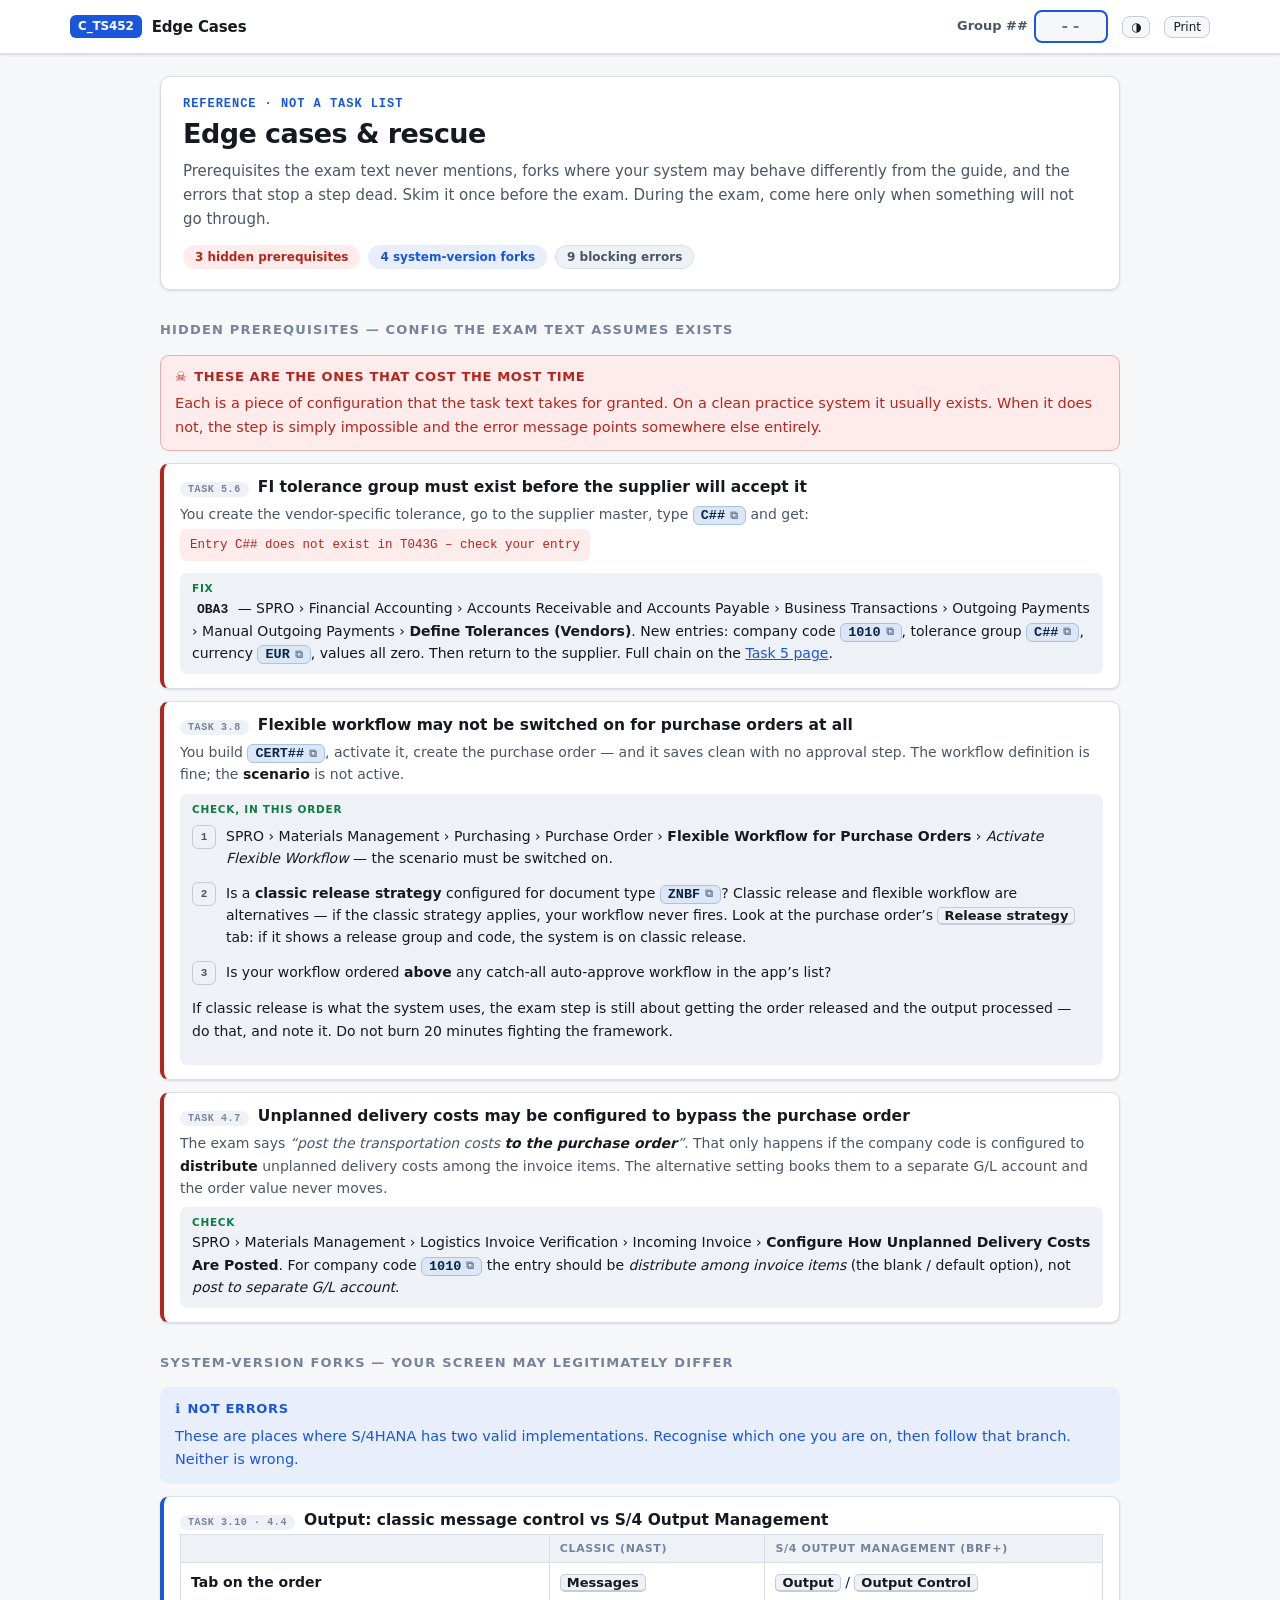
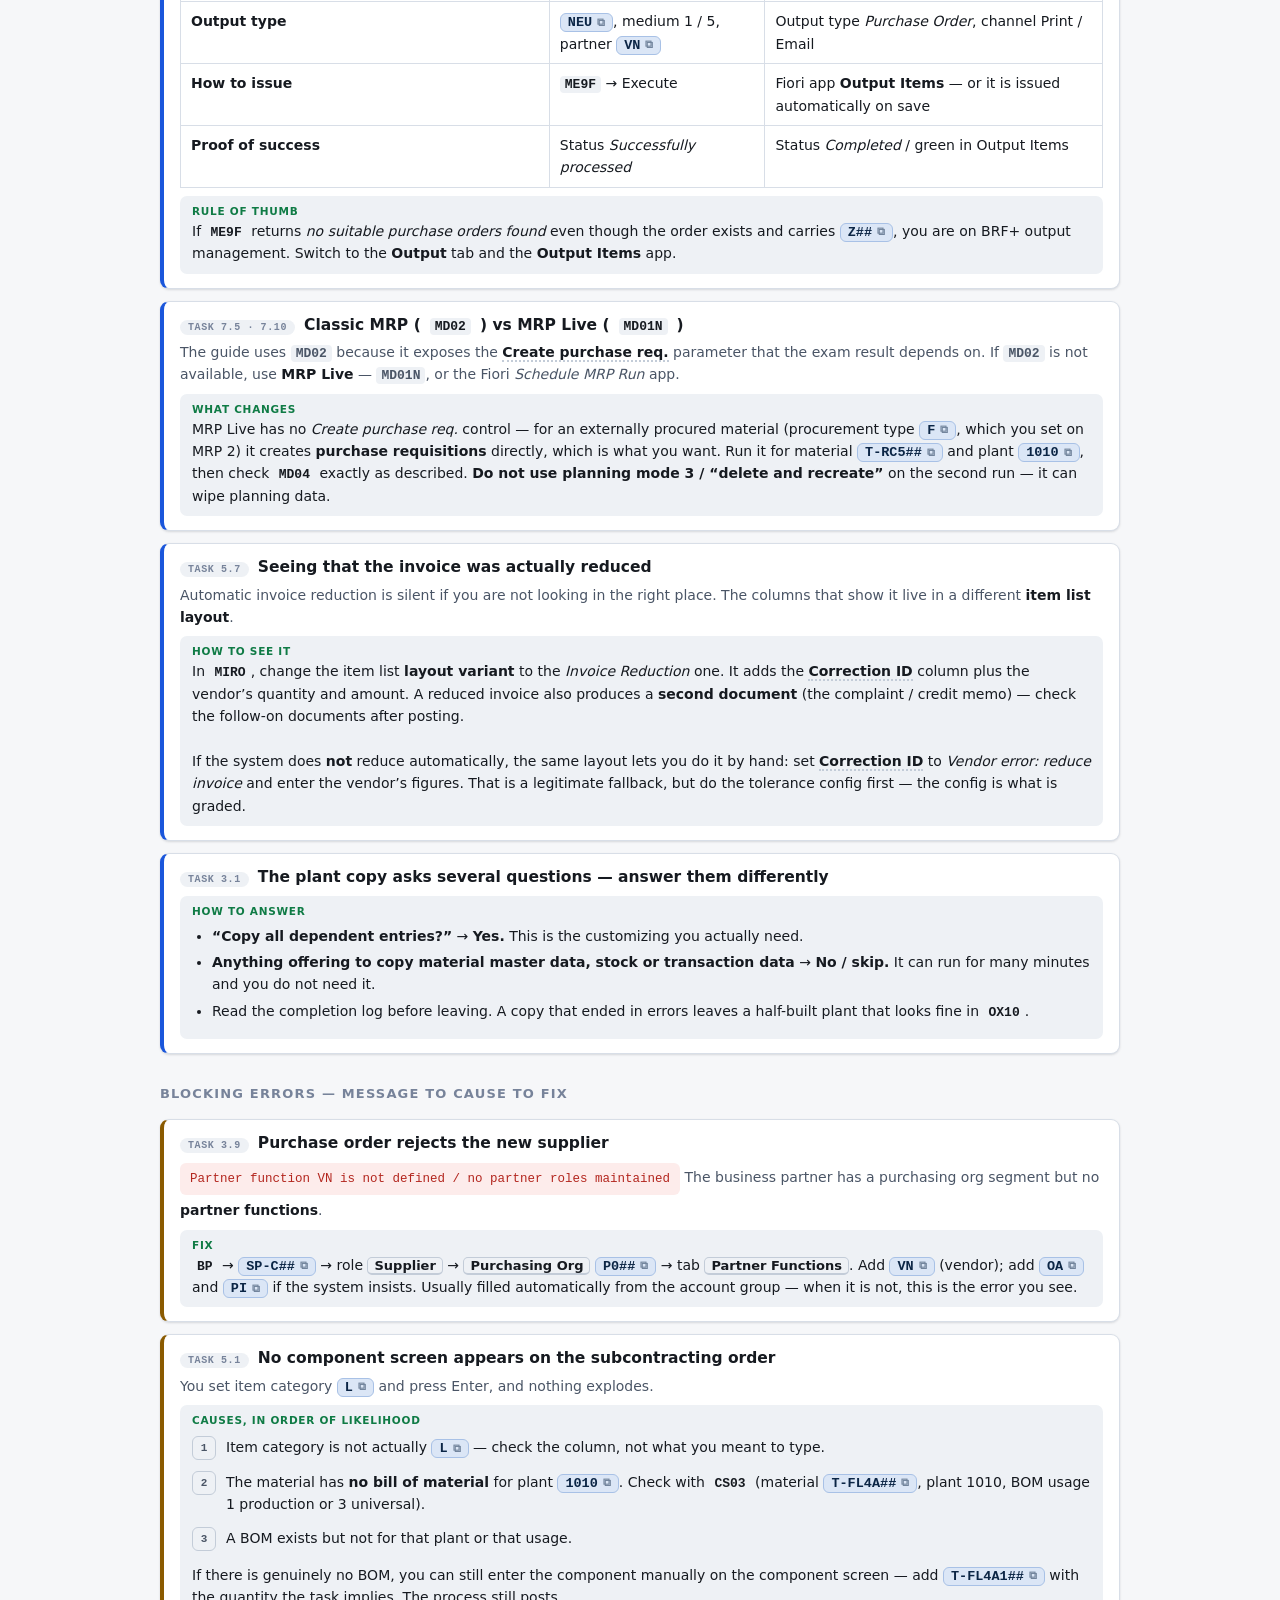
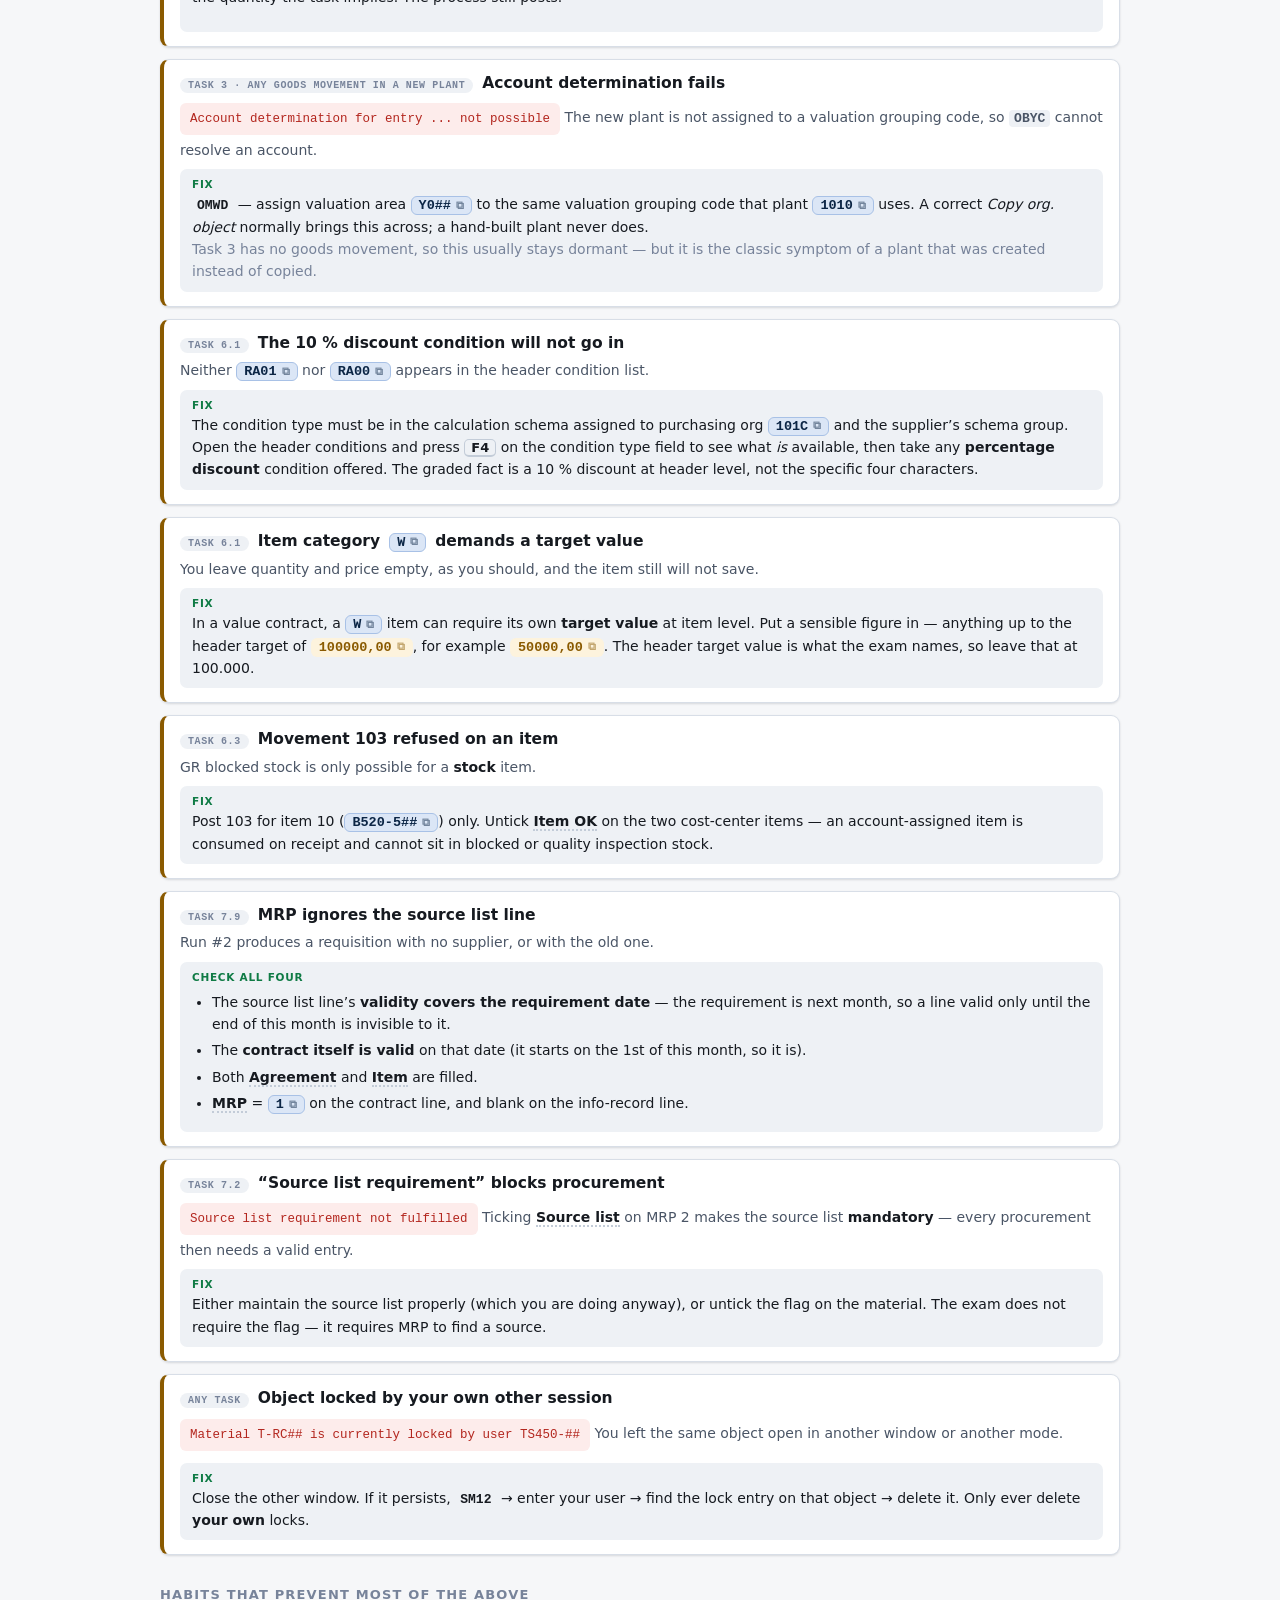
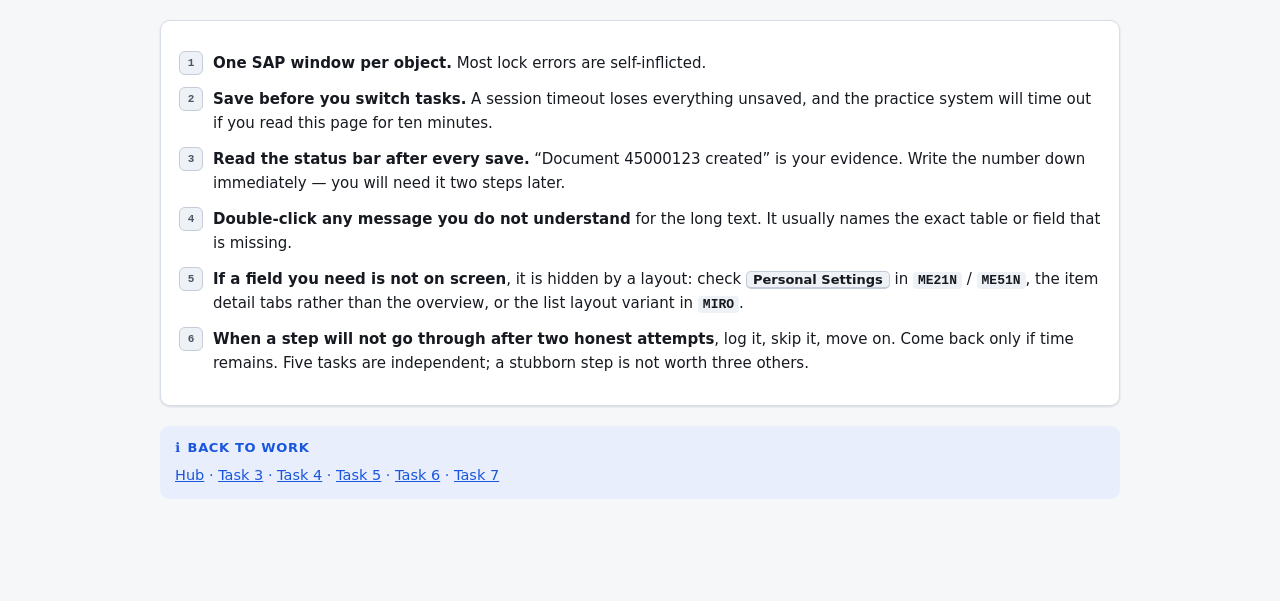
<file: edge-cases.html>
<!DOCTYPE html>
<html lang="en">
<head>
<meta charset="utf-8">
<meta name="viewport" content="width=device-width,initial-scale=1">
<title>Edge Cases &amp; Rescue · C_TS452</title>
<meta name="description" content="Prerequisites the C_TS452 exam text never mentions, and how to recover when a step will not go through.">
<meta name="theme-color" content="#1a56db">
<meta name="color-scheme" content="light dark">
<link rel="manifest" href="manifest.webmanifest">
<link rel="icon" href="assets/icon.svg" type="image/svg+xml">
<link rel="apple-touch-icon" href="assets/icon.svg">
<link rel="stylesheet" href="assets/app.css">
<style>
  .ec{background:var(--bg2);border:1px solid var(--line);border-left:4px solid var(--dgr);
      border-radius:9px;padding:14px 16px;margin:12px 0;box-shadow:var(--sh)}
  .ec.low{border-left-color:var(--warn)}
  .ec.info{border-left-color:var(--acc)}
  .ec h4{font-size:15.5px;margin-bottom:4px;display:flex;gap:9px;align-items:baseline;flex-wrap:wrap}
  .ec .tag2{font:700 10px var(--mono);letter-spacing:.06em;background:var(--bg3);color:var(--tx3);
      border-radius:99px;padding:2px 8px;text-transform:uppercase;flex:none}
  .ec .sym{color:var(--tx2);font-size:14px;margin:6px 0}
  .ec .sym b{color:var(--tx)}
  .ec .fix{background:var(--bg3);border-radius:7px;padding:9px 12px;margin-top:8px;font-size:14px}
  .ec .fix .lbl{font:700 10.5px var(--sans);text-transform:uppercase;letter-spacing:.07em;color:var(--ok);margin-bottom:3px}
  .msg{font-family:var(--mono);font-size:12.5px;background:var(--dgr-bg);color:var(--dgr);
      padding:6px 10px;border-radius:6px;display:inline-block;margin:4px 0}
</style>
</head>
<body>

<div class="bar">
  <div class="bar-in">
    <div class="brand"><span class="tag">C_TS452</span>
      <a href="index.html" data-tasklink="index.html" style="text-decoration:none;color:inherit">Edge Cases</a></div>
    <div class="sp"></div>
    <div class="ctl"><label for="gg">Group&nbsp;##</label><input id="gg" class="gg-in" maxlength="2" inputmode="numeric" placeholder="--"></div>
    <button id="thm" class="btn sm" title="Light / dark">&#9681;</button>
    <button id="prn" class="btn sm">Print</button>
  </div>
</div>

<div class="single">

  <div class="head">
    <div class="eyebrow" style="font:700 12px var(--mono);letter-spacing:.08em;color:var(--acc);text-transform:uppercase">Reference &middot; not a task list</div>
    <h1>Edge cases &amp; rescue</h1>
    <p>Prerequisites the exam text never mentions, forks where your system may behave differently
       from the guide, and the errors that stop a step dead. Skim it once before the exam.
       During the exam, come here only when something will not go through.</p>
    <div class="meta">
      <span class="pill r">3 hidden prerequisites</span>
      <span class="pill b">4 system-version forks</span>
      <span class="pill">9 blocking errors</span>
    </div>
  </div>

  <!-- ================= HIDDEN PREREQUISITES ================= -->
  <div class="sec">Hidden prerequisites &mdash; config the exam text assumes exists</div>
  <div class="co danger">
    <div class="t"><span>&#9760;</span>These are the ones that cost the most time</div>
    Each is a piece of configuration that the task text takes for granted. On a clean practice
    system it usually exists. When it does not, the step is simply impossible and the error
    message points somewhere else entirely.
  </div>

  <div class="ec">
    <h4><span class="tag2">Task 5.6</span> FI tolerance group must exist before the supplier will accept it</h4>
    <div class="sym">You create the vendor-specific tolerance, go to the supplier master, type <v>C##</v> and get:
      <div class="msg">Entry C## does not exist in T043G &ndash; check your entry</div>
    </div>
    <div class="fix"><div class="lbl">Fix</div>
      <code>OBA3</code> &mdash; SPRO &rsaquo; Financial Accounting &rsaquo; Accounts Receivable and Accounts Payable &rsaquo;
      Business Transactions &rsaquo; Outgoing Payments &rsaquo; Manual Outgoing Payments &rsaquo; <b>Define Tolerances (Vendors)</b>.
      New entries: company code <v>1010</v>, tolerance group <v>C##</v>, currency <v>EUR</v>, values all zero.
      Then return to the supplier. Full chain on the <a href="task5.html" data-tasklink="task5.html">Task 5 page</a>.
    </div>
  </div>

  <div class="ec">
    <h4><span class="tag2">Task 3.8</span> Flexible workflow may not be switched on for purchase orders at all</h4>
    <div class="sym">You build <v>CERT##</v>, activate it, create the purchase order &mdash; and it saves clean with
      no approval step. The workflow definition is fine; the <b>scenario</b> is not active.</div>
    <div class="fix"><div class="lbl">Check, in this order</div>
      <ol class="st" style="margin-top:4px">
        <li>SPRO &rsaquo; Materials Management &rsaquo; Purchasing &rsaquo; Purchase Order &rsaquo;
          <b>Flexible Workflow for Purchase Orders</b> &rsaquo; <i>Activate Flexible Workflow</i> &mdash; the scenario must be switched on.</li>
        <li>Is a <b>classic release strategy</b> configured for document type <v>ZNBF</v>? Classic release and flexible
          workflow are alternatives &mdash; if the classic strategy applies, your workflow never fires.
          Look at the purchase order&rsquo;s <k>Release strategy</k> tab: if it shows a release group and code, the system is on classic release.</li>
        <li>Is your workflow ordered <b>above</b> any catch-all auto-approve workflow in the app&rsquo;s list?</li>
      </ol>
      <p style="margin-top:6px">If classic release is what the system uses, the exam step is still about getting the order
      released and the output processed &mdash; do that, and note it. Do not burn 20 minutes fighting the framework.</p>
    </div>
  </div>

  <div class="ec">
    <h4><span class="tag2">Task 4.7</span> Unplanned delivery costs may be configured to bypass the purchase order</h4>
    <div class="sym">The exam says <i>&ldquo;post the transportation costs <b>to the purchase order</b>&rdquo;</i>. That only happens
      if the company code is configured to <b>distribute</b> unplanned delivery costs among the invoice items.
      The alternative setting books them to a separate G/L account and the order value never moves.</div>
    <div class="fix"><div class="lbl">Check</div>
      SPRO &rsaquo; Materials Management &rsaquo; Logistics Invoice Verification &rsaquo; Incoming Invoice &rsaquo;
      <b>Configure How Unplanned Delivery Costs Are Posted</b>. For company code <v>1010</v> the entry should be
      <i>distribute among invoice items</i> (the blank / default option), not <i>post to separate G/L account</i>.
    </div>
  </div>

  <!-- ================= VERSION FORKS ================= -->
  <div class="sec">System-version forks &mdash; your screen may legitimately differ</div>
  <div class="co info">
    <div class="t"><span>&#8505;</span>Not errors</div>
    These are places where S/4HANA has two valid implementations. Recognise which one you are on,
    then follow that branch. Neither is wrong.
  </div>

  <div class="ec info">
    <h4><span class="tag2">Task 3.10 &middot; 4.4</span> Output: classic message control vs S/4 Output Management</h4>
    <table class="dc">
      <tr><th></th><th>Classic (NAST)</th><th>S/4 Output Management (BRF+)</th></tr>
      <tr><td>Tab on the order</td><td><k>Messages</k></td><td><k>Output</k> / <k>Output Control</k></td></tr>
      <tr><td>Output type</td><td><v>NEU</v>, medium 1 / 5, partner <v>VN</v></td><td>Output type <i>Purchase Order</i>, channel Print / Email</td></tr>
      <tr><td>How to issue</td><td><code>ME9F</code> &rarr; Execute</td><td>Fiori app <b>Output Items</b> &mdash; or it is issued automatically on save</td></tr>
      <tr><td>Proof of success</td><td>Status <i>Successfully processed</i></td><td>Status <i>Completed</i> / green in Output Items</td></tr>
    </table>
    <div class="fix"><div class="lbl">Rule of thumb</div>
      If <code>ME9F</code> returns <i>no suitable purchase orders found</i> even though the order exists and carries <v>Z##</v>,
      you are on BRF+ output management. Switch to the <b>Output</b> tab and the <b>Output Items</b> app.
    </div>
  </div>

  <div class="ec info">
    <h4><span class="tag2">Task 7.5 &middot; 7.10</span> Classic MRP (<code>MD02</code>) vs MRP Live (<code>MD01N</code>)</h4>
    <div class="sym">The guide uses <code>MD02</code> because it exposes the <f>Create purchase req.</f> parameter that the
      exam result depends on. If <code>MD02</code> is not available, use <b>MRP Live</b> &mdash; <code>MD01N</code>, or the Fiori
      <i>Schedule MRP Run</i> app.</div>
    <div class="fix"><div class="lbl">What changes</div>
      MRP Live has no <i>Create purchase req.</i> control &mdash; for an externally procured material
      (procurement type <v>F</v>, which you set on MRP 2) it creates <b>purchase requisitions</b> directly, which is what you want.
      Run it for material <v>T-RC5##</v> and plant <v>1010</v>, then check <code>MD04</code> exactly as described.
      <b>Do not use planning mode 3 / &ldquo;delete and recreate&rdquo;</b> on the second run &mdash; it can wipe planning data.
    </div>
  </div>

  <div class="ec info">
    <h4><span class="tag2">Task 5.7</span> Seeing that the invoice was actually reduced</h4>
    <div class="sym">Automatic invoice reduction is silent if you are not looking in the right place.
      The columns that show it live in a different <b>item list layout</b>.</div>
    <div class="fix"><div class="lbl">How to see it</div>
      In <code>MIRO</code>, change the item list <b>layout variant</b> to the <i>Invoice Reduction</i> one. It adds the
      <f>Correction ID</f> column plus the vendor&rsquo;s quantity and amount. A reduced invoice also produces a
      <b>second document</b> (the complaint / credit memo) &mdash; check the follow-on documents after posting.
      <br><br>If the system does <b>not</b> reduce automatically, the same layout lets you do it by hand:
      set <f>Correction ID</f> to <i>Vendor error: reduce invoice</i> and enter the vendor&rsquo;s figures.
      That is a legitimate fallback, but do the tolerance config first &mdash; the config is what is graded.
    </div>
  </div>

  <div class="ec info">
    <h4><span class="tag2">Task 3.1</span> The plant copy asks several questions &mdash; answer them differently</h4>
    <div class="fix"><div class="lbl">How to answer</div>
      <ul class="bl">
        <li><b>&ldquo;Copy all dependent entries?&rdquo;</b> &rarr; <b>Yes.</b> This is the customizing you actually need.</li>
        <li><b>Anything offering to copy material master data, stock or transaction data</b> &rarr; <b>No / skip.</b>
          It can run for many minutes and you do not need it.</li>
        <li>Read the completion log before leaving. A copy that ended in errors leaves a half-built plant that looks fine in <code>OX10</code>.</li>
      </ul>
    </div>
  </div>

  <!-- ================= BLOCKING ERRORS ================= -->
  <div class="sec">Blocking errors &mdash; message to cause to fix</div>

  <div class="ec low">
    <h4><span class="tag2">Task 3.9</span> Purchase order rejects the new supplier</h4>
    <div class="sym"><div class="msg">Partner function VN is not defined / no partner roles maintained</div>
      The business partner has a purchasing org segment but no <b>partner functions</b>.</div>
    <div class="fix"><div class="lbl">Fix</div>
      <code>BP</code> &rarr; <v>SP-C##</v> &rarr; role <k>Supplier</k> &rarr; <k>Purchasing Org</k> <v>P0##</v> &rarr;
      tab <k>Partner Functions</k>. Add <v>VN</v> (vendor); add <v>OA</v> and <v>PI</v> if the system insists.
      Usually filled automatically from the account group &mdash; when it is not, this is the error you see.
    </div>
  </div>

  <div class="ec low">
    <h4><span class="tag2">Task 5.1</span> No component screen appears on the subcontracting order</h4>
    <div class="sym">You set item category <v>L</v> and press Enter, and nothing explodes.</div>
    <div class="fix"><div class="lbl">Causes, in order of likelihood</div>
      <ol class="st" style="margin-top:4px">
        <li>Item category is not actually <v>L</v> &mdash; check the column, not what you meant to type.</li>
        <li>The material has <b>no bill of material</b> for plant <v>1010</v>. Check with <code>CS03</code>
          (material <v>T-FL4A##</v>, plant 1010, BOM usage 1 production or 3 universal).</li>
        <li>A BOM exists but not for that plant or that usage.</li>
      </ol>
      <p style="margin-top:6px">If there is genuinely no BOM, you can still enter the component manually on the
      component screen &mdash; add <v>T-FL4A1##</v> with the quantity the task implies. The process still posts.</p>
    </div>
  </div>

  <div class="ec low">
    <h4><span class="tag2">Task 3 &middot; any goods movement in a new plant</span> Account determination fails</h4>
    <div class="sym"><div class="msg">Account determination for entry ... not possible</div>
      The new plant is not assigned to a valuation grouping code, so <code>OBYC</code> cannot resolve an account.</div>
    <div class="fix"><div class="lbl">Fix</div>
      <code>OMWD</code> &mdash; assign valuation area <v>Y0##</v> to the same valuation grouping code that plant
      <v>1010</v> uses. A correct <i>Copy org. object</i> normally brings this across; a hand-built plant never does.
      <br><span style="color:var(--tx3)">Task 3 has no goods movement, so this usually stays dormant &mdash; but it is the
      classic symptom of a plant that was created instead of copied.</span>
    </div>
  </div>

  <div class="ec low">
    <h4><span class="tag2">Task 6.1</span> The 10&nbsp;% discount condition will not go in</h4>
    <div class="sym">Neither <v>RA01</v> nor <v>RA00</v> appears in the header condition list.</div>
    <div class="fix"><div class="lbl">Fix</div>
      The condition type must be in the calculation schema assigned to purchasing org <v>101C</v> and the supplier&rsquo;s
      schema group. Open the header conditions and press <k>F4</k> on the condition type field to see what <i>is</i> available,
      then take any <b>percentage discount</b> condition offered. The graded fact is a 10&nbsp;% discount at header level,
      not the specific four characters.
    </div>
  </div>

  <div class="ec low">
    <h4><span class="tag2">Task 6.1</span> Item category <v>W</v> demands a target value</h4>
    <div class="sym">You leave quantity and price empty, as you should, and the item still will not save.</div>
    <div class="fix"><div class="lbl">Fix</div>
      In a value contract, a <v>W</v> item can require its own <b>target value</b> at item level.
      Put a sensible figure in &mdash; anything up to the header target of <m>100000,00</m>, for example <m>50000,00</m>.
      The header target value is what the exam names, so leave that at 100.000.
    </div>
  </div>

  <div class="ec low">
    <h4><span class="tag2">Task 6.3</span> Movement 103 refused on an item</h4>
    <div class="sym">GR blocked stock is only possible for a <b>stock</b> item.</div>
    <div class="fix"><div class="lbl">Fix</div>
      Post 103 for item 10 (<v>B520-5##</v>) only. Untick <f>Item OK</f> on the two cost-center items &mdash;
      an account-assigned item is consumed on receipt and cannot sit in blocked or quality inspection stock.
    </div>
  </div>

  <div class="ec low">
    <h4><span class="tag2">Task 7.9</span> MRP ignores the source list line</h4>
    <div class="sym">Run #2 produces a requisition with no supplier, or with the old one.</div>
    <div class="fix"><div class="lbl">Check all four</div>
      <ul class="bl">
        <li>The source list line&rsquo;s <b>validity covers the requirement date</b> &mdash; the requirement is next month, so
          a line valid only until the end of this month is invisible to it.</li>
        <li>The <b>contract itself is valid</b> on that date (it starts on the 1st of this month, so it is).</li>
        <li>Both <f>Agreement</f> and <f>Item</f> are filled.</li>
        <li><f>MRP</f> = <v>1</v> on the contract line, and blank on the info-record line.</li>
      </ul>
    </div>
  </div>

  <div class="ec low">
    <h4><span class="tag2">Task 7.2</span> &ldquo;Source list requirement&rdquo; blocks procurement</h4>
    <div class="sym"><div class="msg">Source list requirement not fulfilled</div>
      Ticking <f>Source list</f> on MRP 2 makes the source list <b>mandatory</b> &mdash; every procurement then needs a valid entry.</div>
    <div class="fix"><div class="lbl">Fix</div>
      Either maintain the source list properly (which you are doing anyway), or untick the flag on the material.
      The exam does not require the flag &mdash; it requires MRP to find a source.
    </div>
  </div>

  <div class="ec low">
    <h4><span class="tag2">Any task</span> Object locked by your own other session</h4>
    <div class="sym"><div class="msg">Material T-RC## is currently locked by user TS450-##</div>
      You left the same object open in another window or another mode.</div>
    <div class="fix"><div class="lbl">Fix</div>
      Close the other window. If it persists, <code>SM12</code> &rarr; enter your user &rarr; find the lock entry on that object
      &rarr; delete it. Only ever delete <b>your own</b> locks.
    </div>
  </div>

  <!-- ================= HABITS ================= -->
  <div class="sec">Habits that prevent most of the above</div>
  <div class="panel" style="background:var(--bg2);border:1px solid var(--line);border-radius:var(--r);padding:16px 18px;box-shadow:var(--sh)">
    <ol class="st">
      <li><b>One SAP window per object.</b> Most lock errors are self-inflicted.</li>
      <li><b>Save before you switch tasks.</b> A session timeout loses everything unsaved, and the
        practice system will time out if you read this page for ten minutes.</li>
      <li><b>Read the status bar after every save.</b> &ldquo;Document 45000123 created&rdquo; is your evidence.
        Write the number down immediately &mdash; you will need it two steps later.</li>
      <li><b>Double-click any message you do not understand</b> for the long text. It usually names the exact
        table or field that is missing.</li>
      <li><b>If a field you need is not on screen</b>, it is hidden by a layout: check
        <k>Personal Settings</k> in <code>ME21N</code> / <code>ME51N</code>, the item detail tabs rather than the overview,
        or the list layout variant in <code>MIRO</code>.</li>
      <li><b>When a step will not go through after two honest attempts</b>, log it, skip it, move on.
        Come back only if time remains. Five tasks are independent; a stubborn step is not worth three others.</li>
    </ol>
  </div>

  <div class="co info" style="margin-top:20px">
    <div class="t"><span>&#8505;</span>Back to work</div>
    <a href="index.html" data-tasklink="index.html">Hub</a> &middot;
    <a href="task3.html" data-tasklink="task3.html">Task 3</a> &middot;
    <a href="task4.html" data-tasklink="task4.html">Task 4</a> &middot;
    <a href="task5.html" data-tasklink="task5.html">Task 5</a> &middot;
    <a href="task6.html" data-tasklink="task6.html">Task 6</a> &middot;
    <a href="task7.html" data-tasklink="task7.html">Task 7</a>
  </div>

</div>

<script src="assets/app.js"></script>
<script>
(function(){
  var S=window.XS, gg=document.getElementById('gg');
  gg.value=S.get('cts452.gg','');
  var d; gg.addEventListener('input',function(){ clearTimeout(d); var v=gg.value.replace(/\D/g,'').slice(0,2);
    d=setTimeout(function(){ S.set('cts452.gg',v); location.hash = v?('gg='+(v.length===1?'0'+v:v)):''; location.reload(); },600); });
  var th=S.get('cts452.theme',''); if(th) document.documentElement.setAttribute('data-theme',th);
  document.getElementById('thm').addEventListener('click',function(){
    var c=document.documentElement.getAttribute('data-theme'), n=c==='dark'?'light':'dark';
    document.documentElement.setAttribute('data-theme',n); S.set('cts452.theme',n);
  });
  document.getElementById('prn').addEventListener('click',function(){window.print();});
  CTSsimple();
})();
</script>
</body>
</html>
</file>
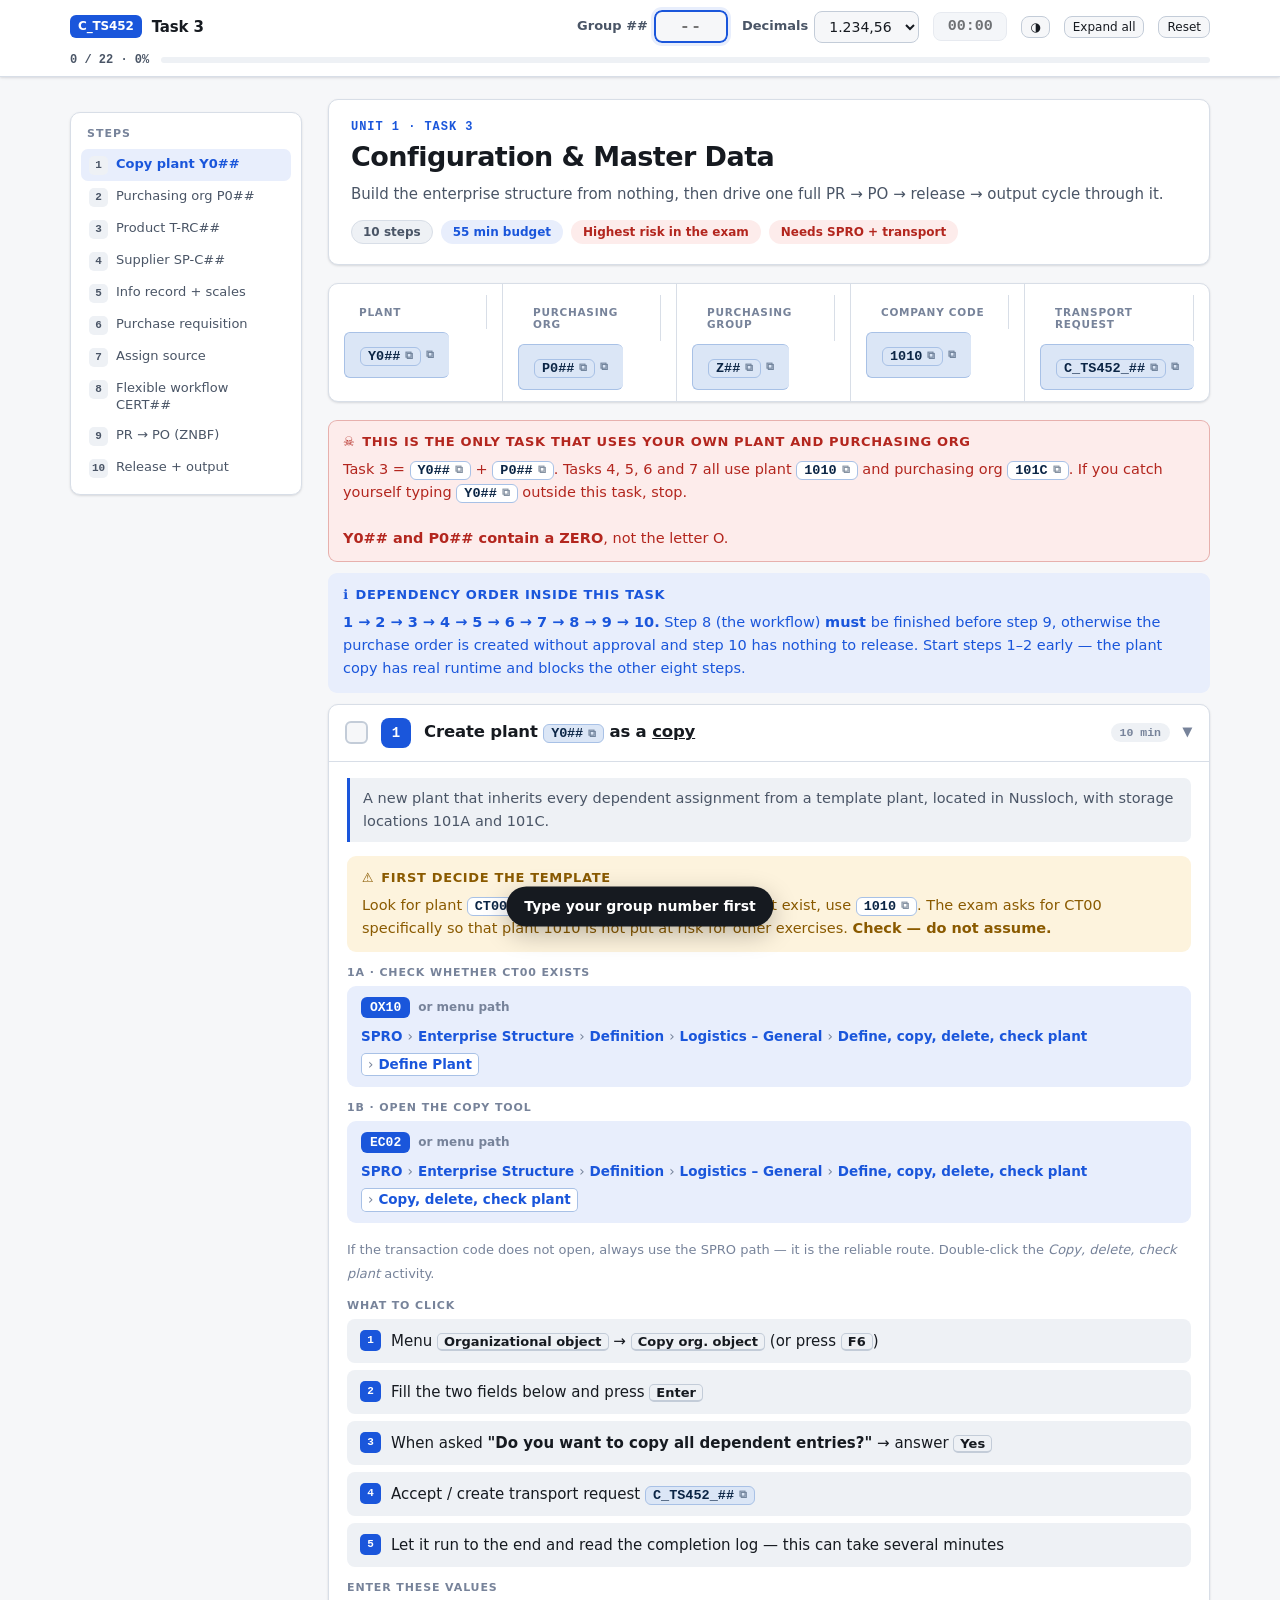
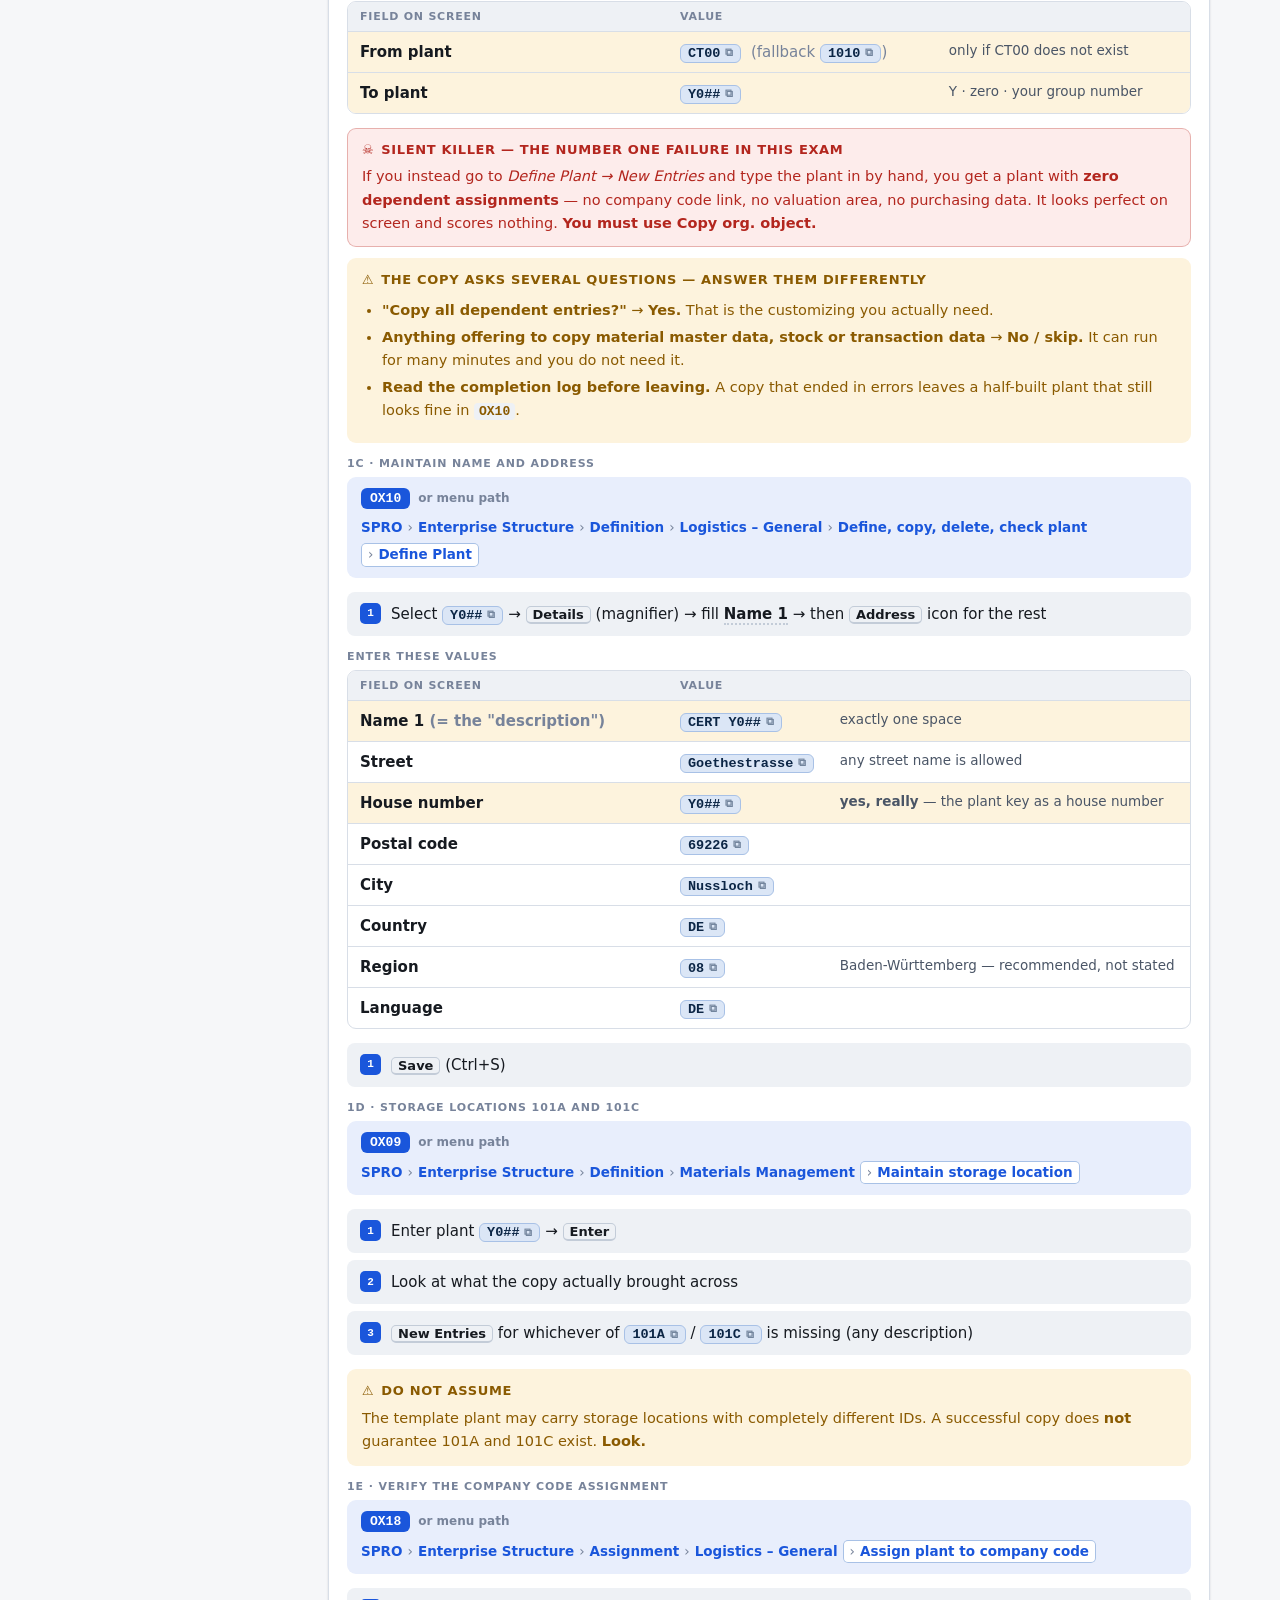
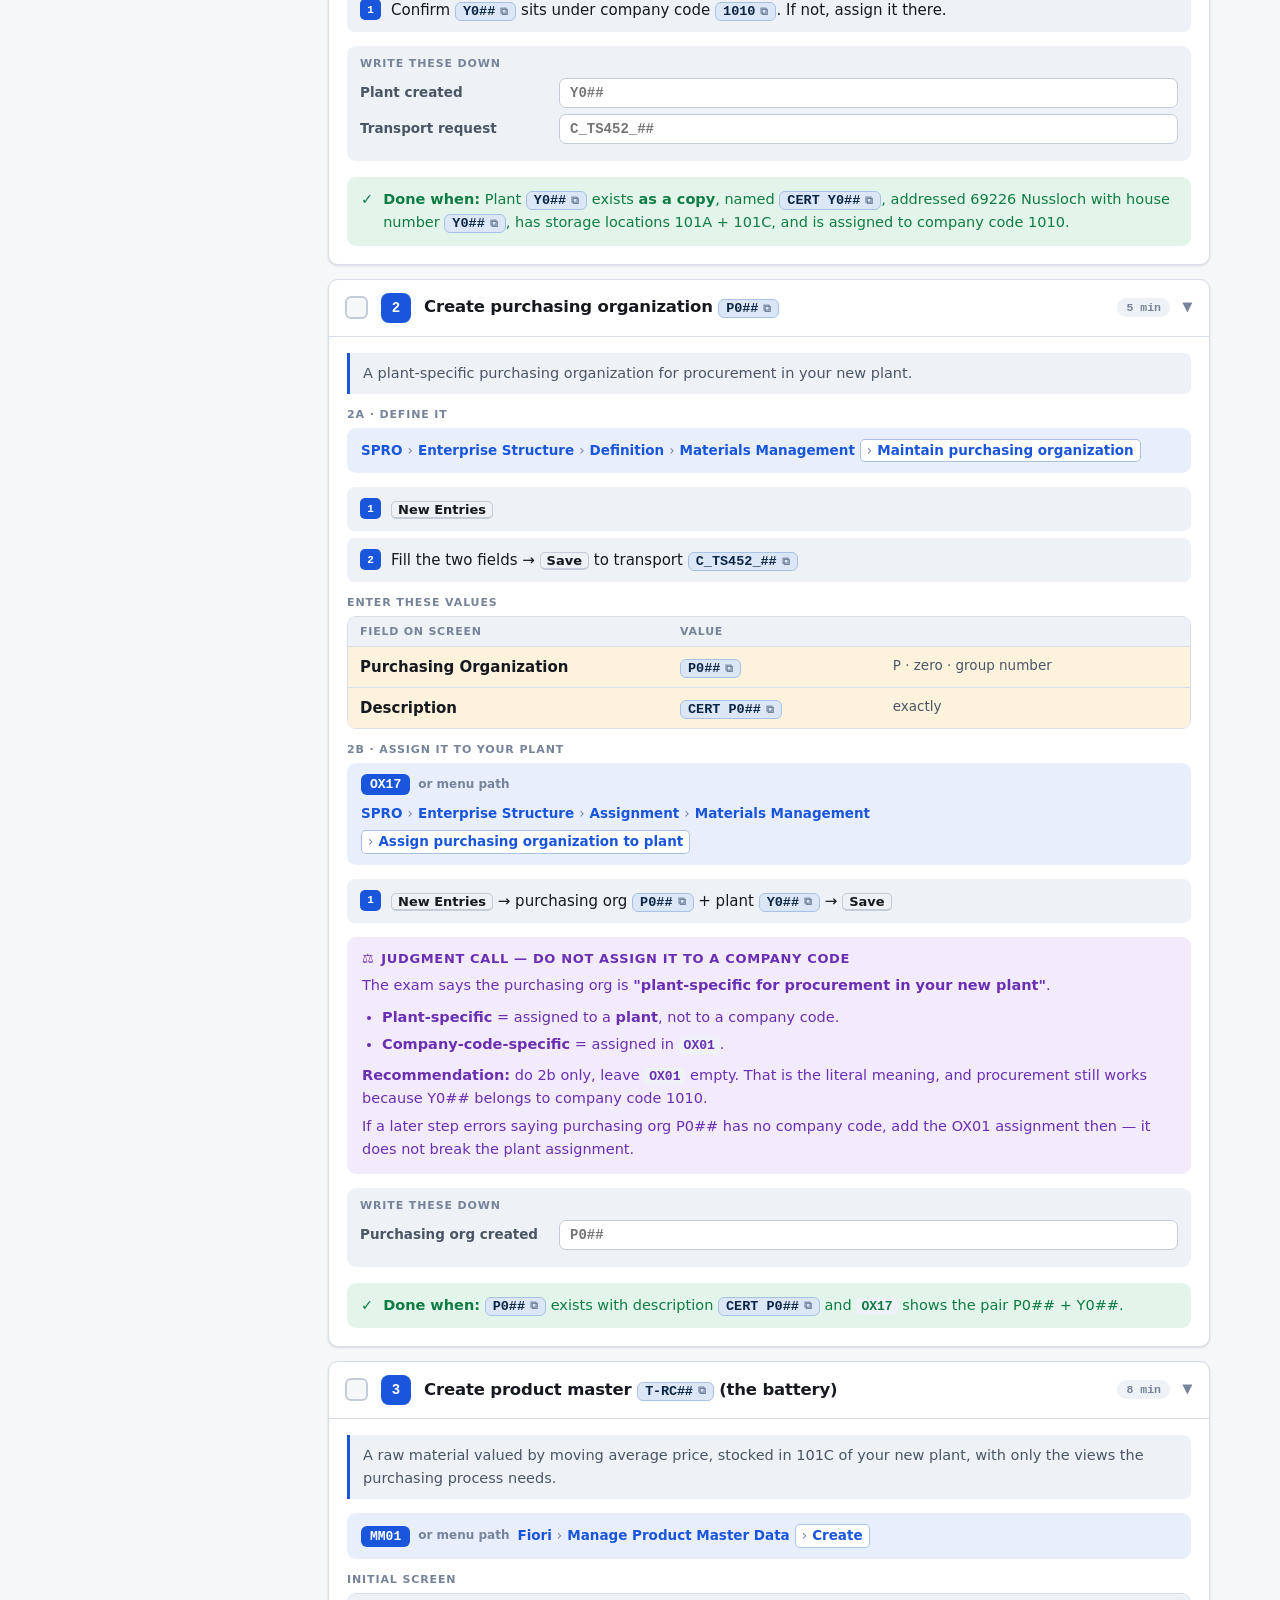
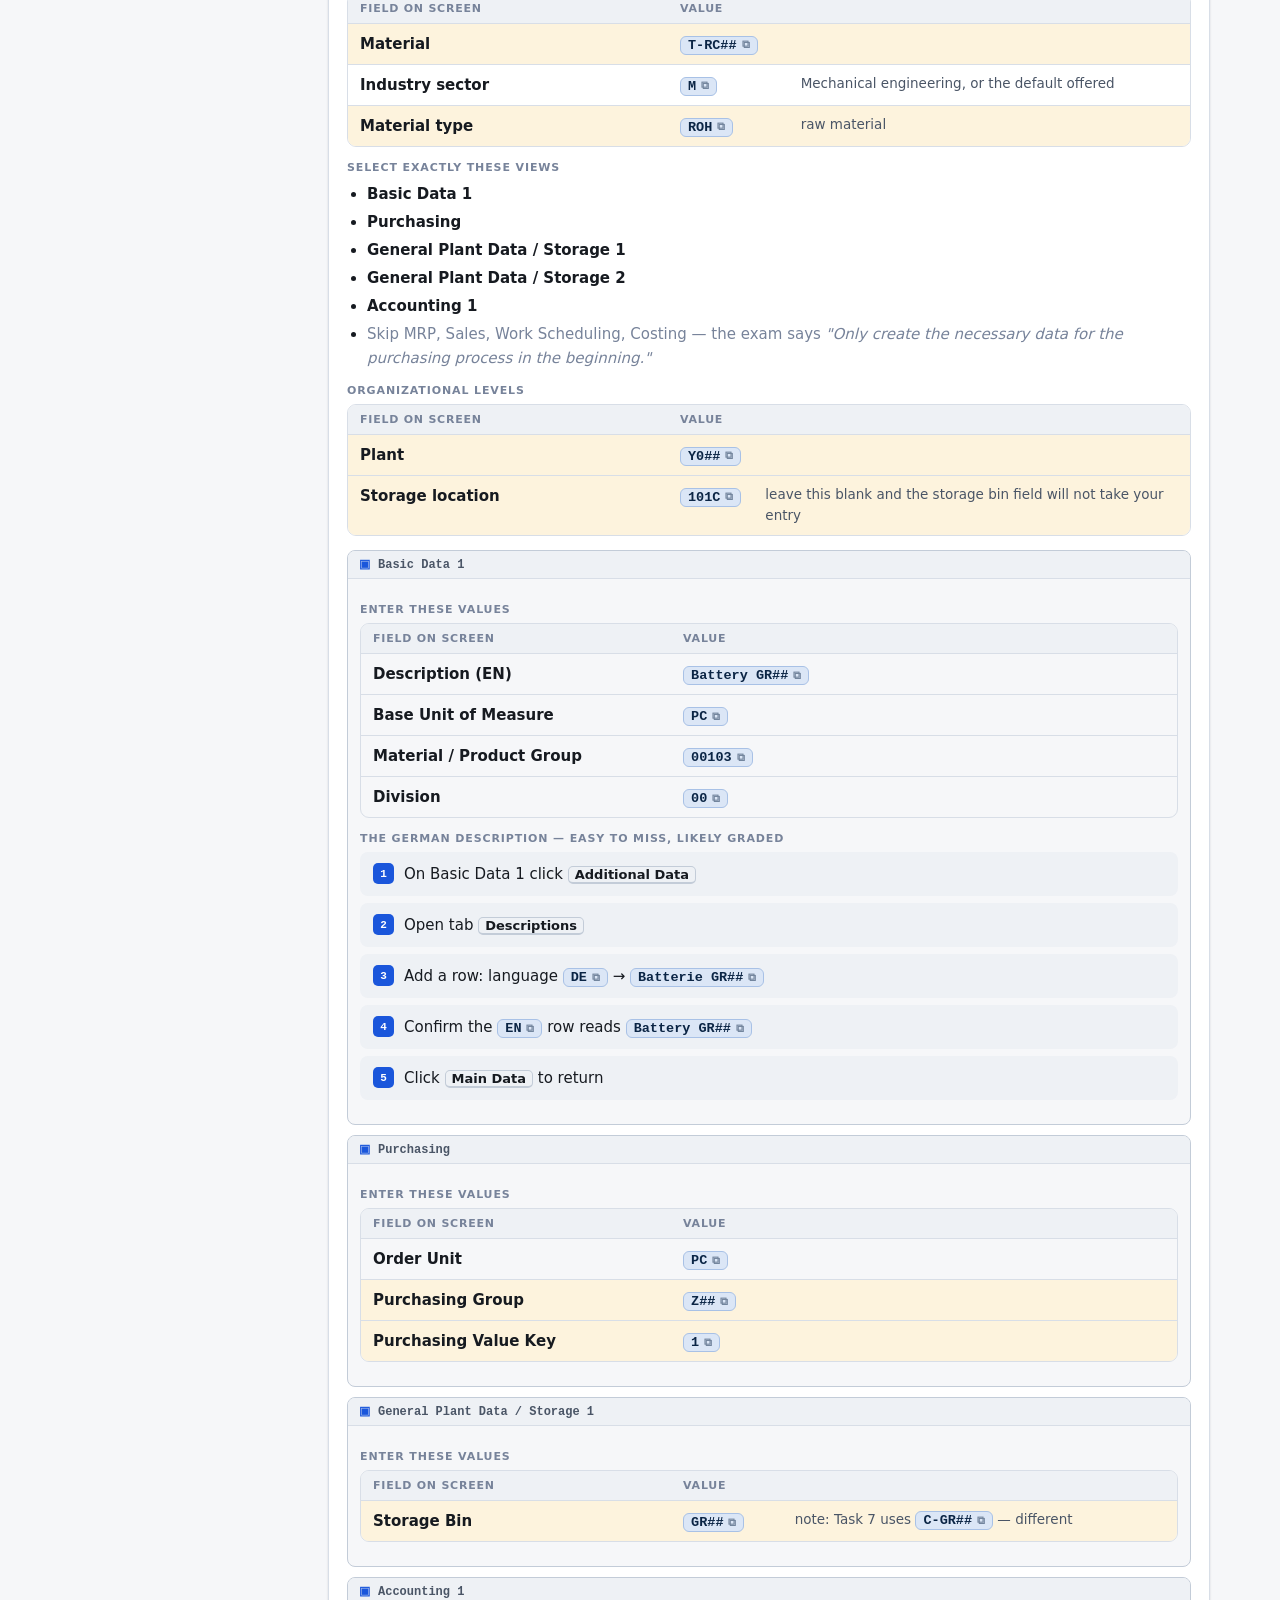
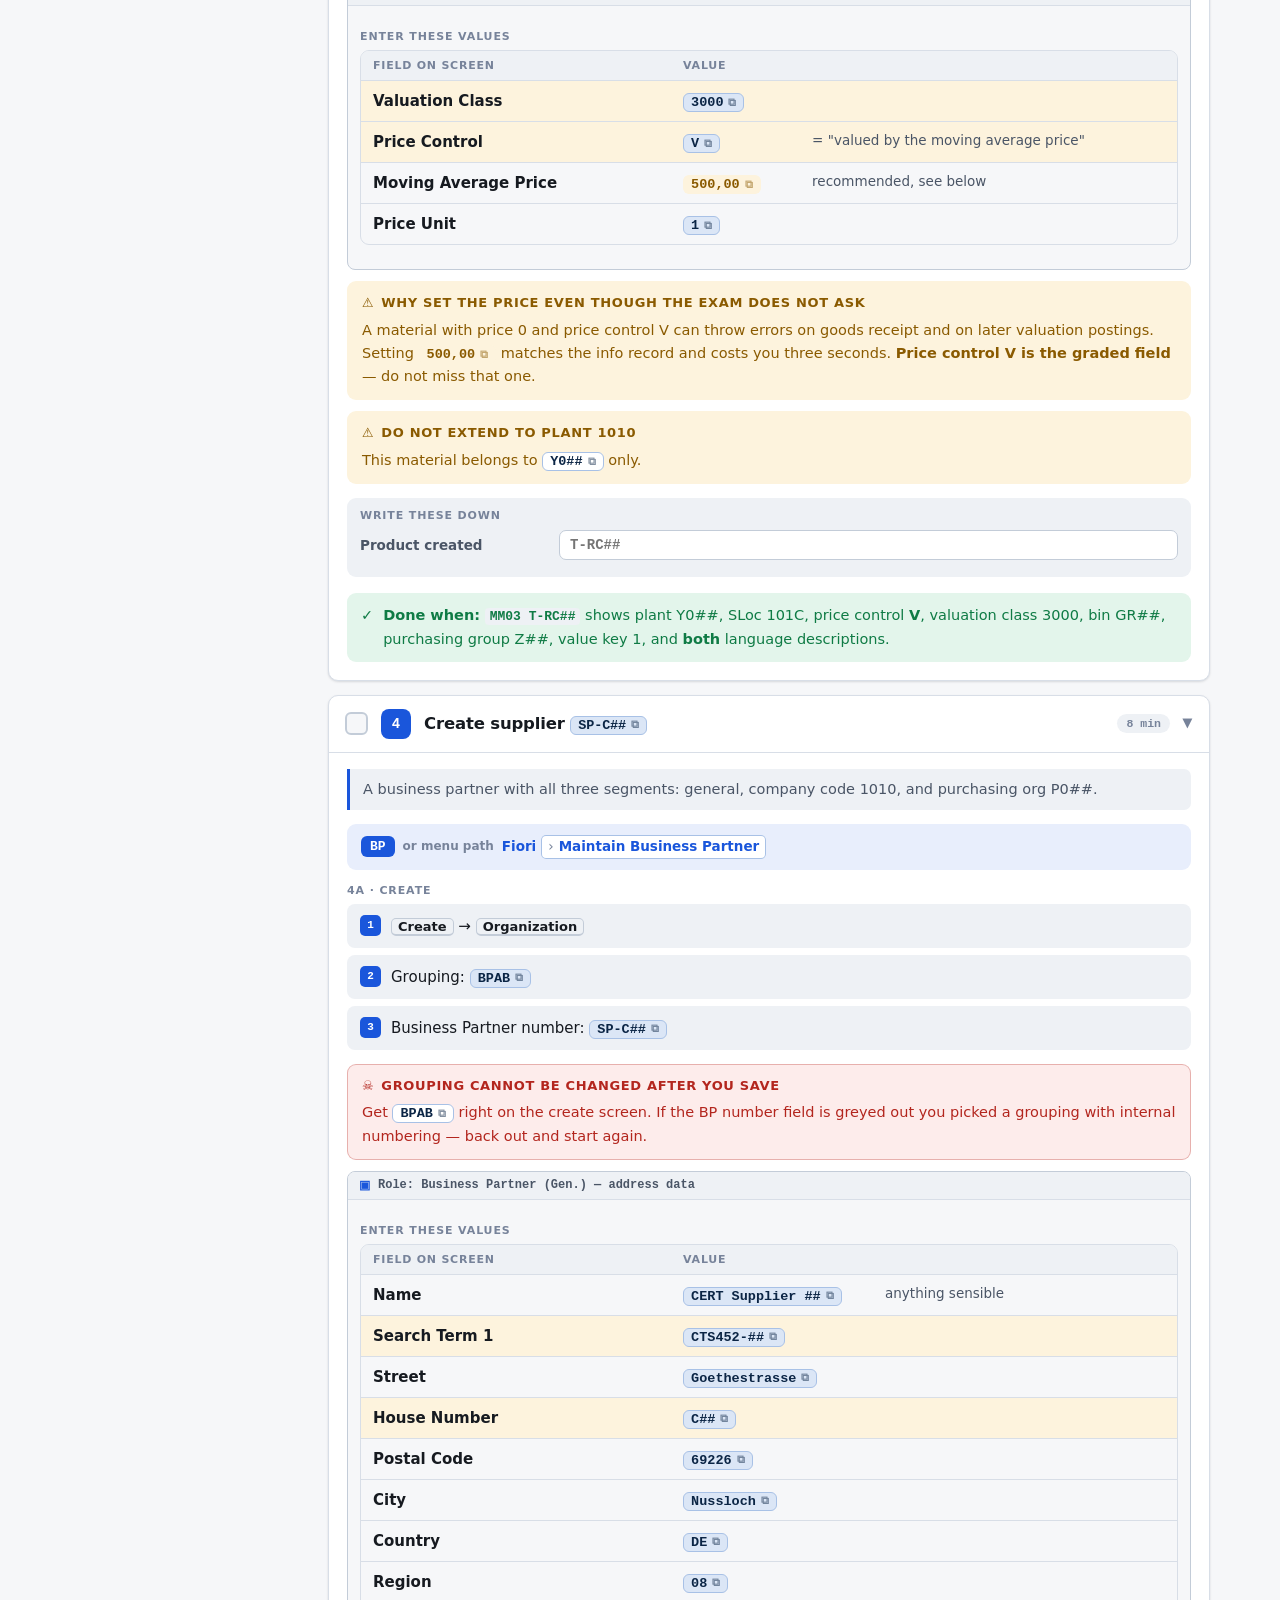
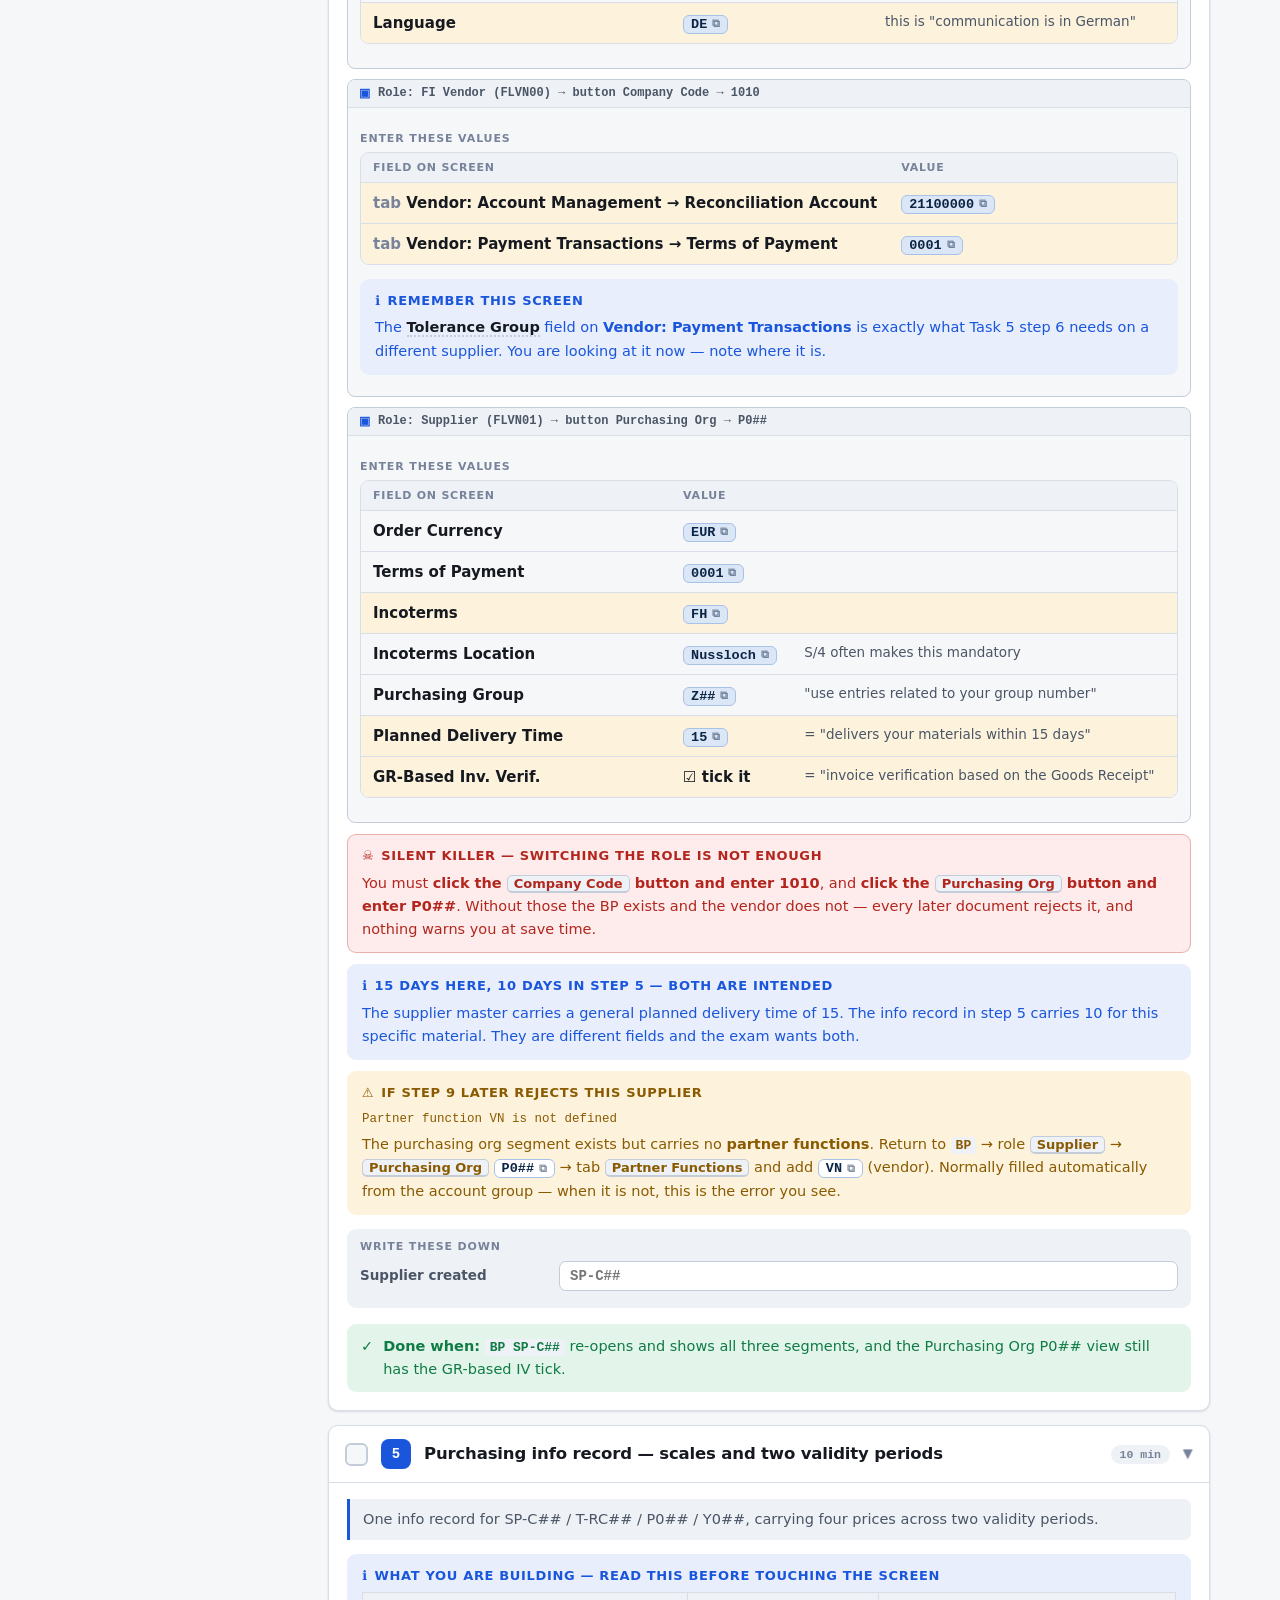
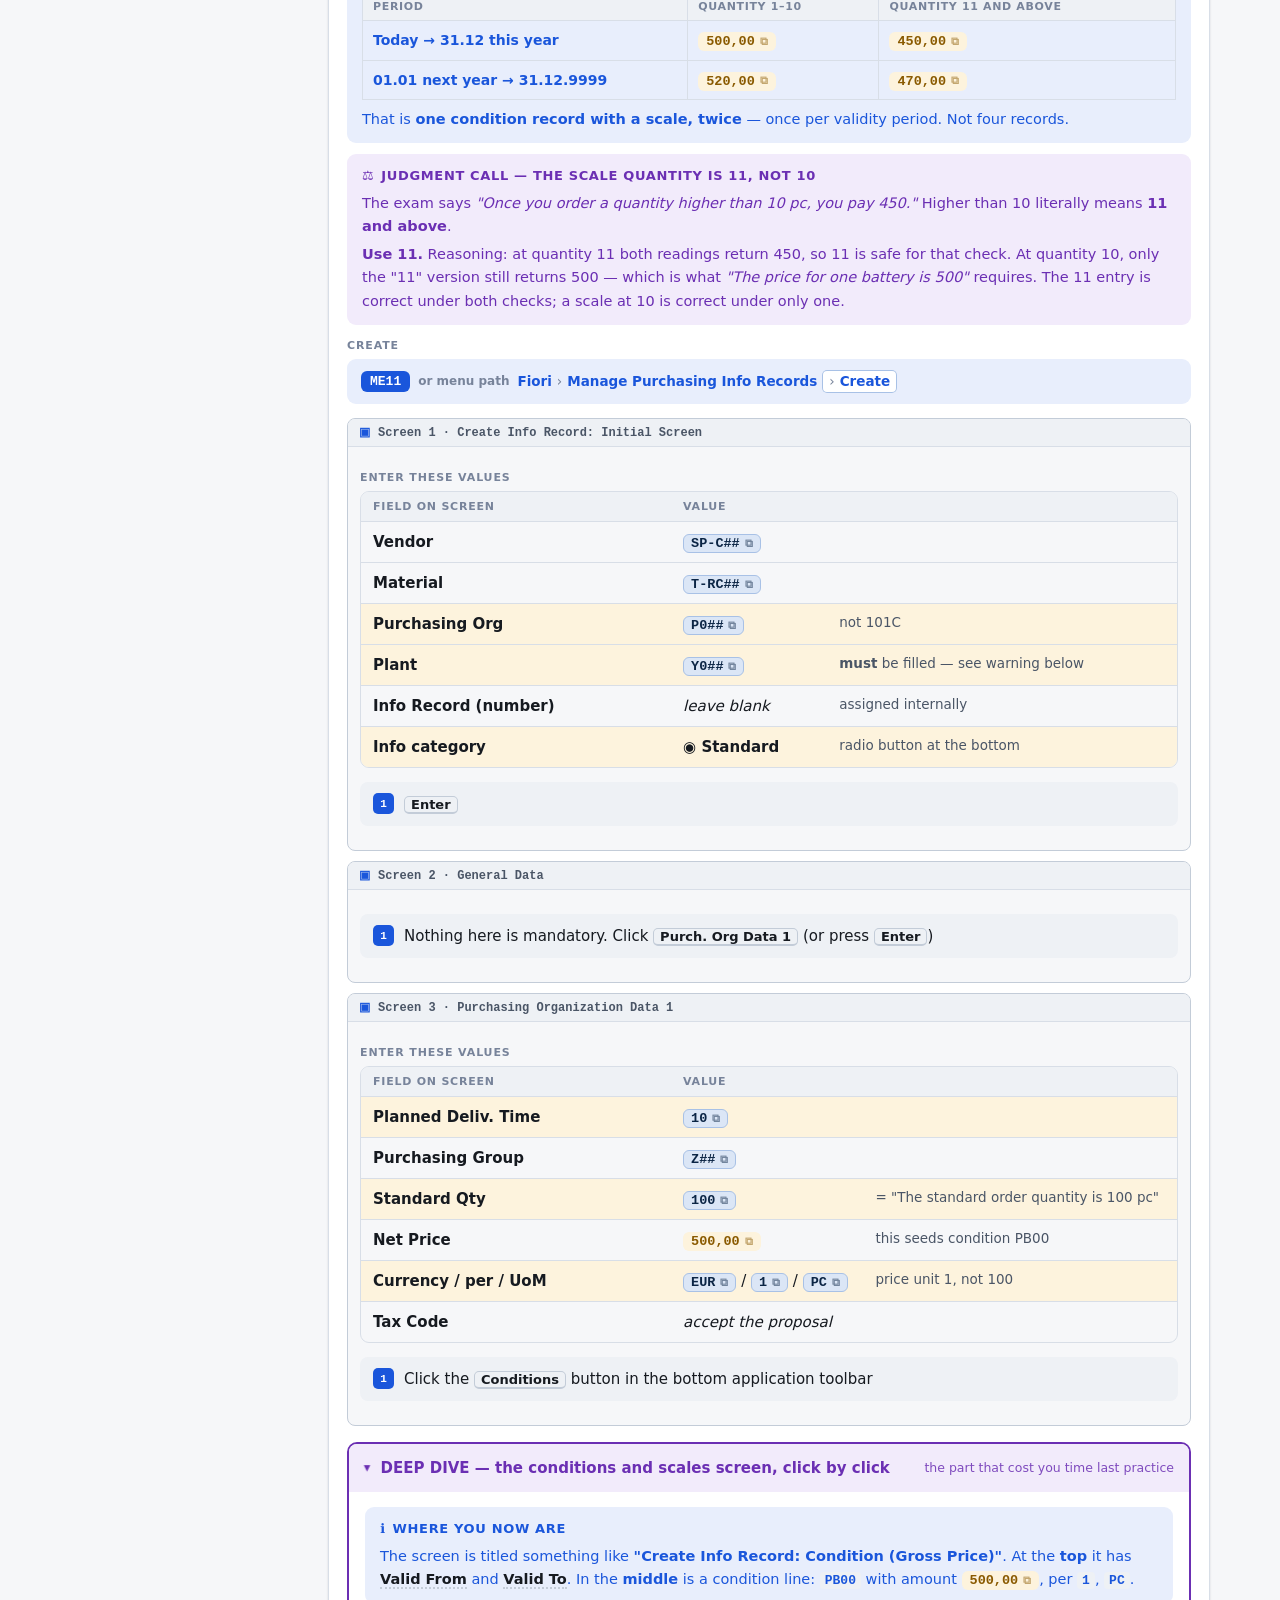
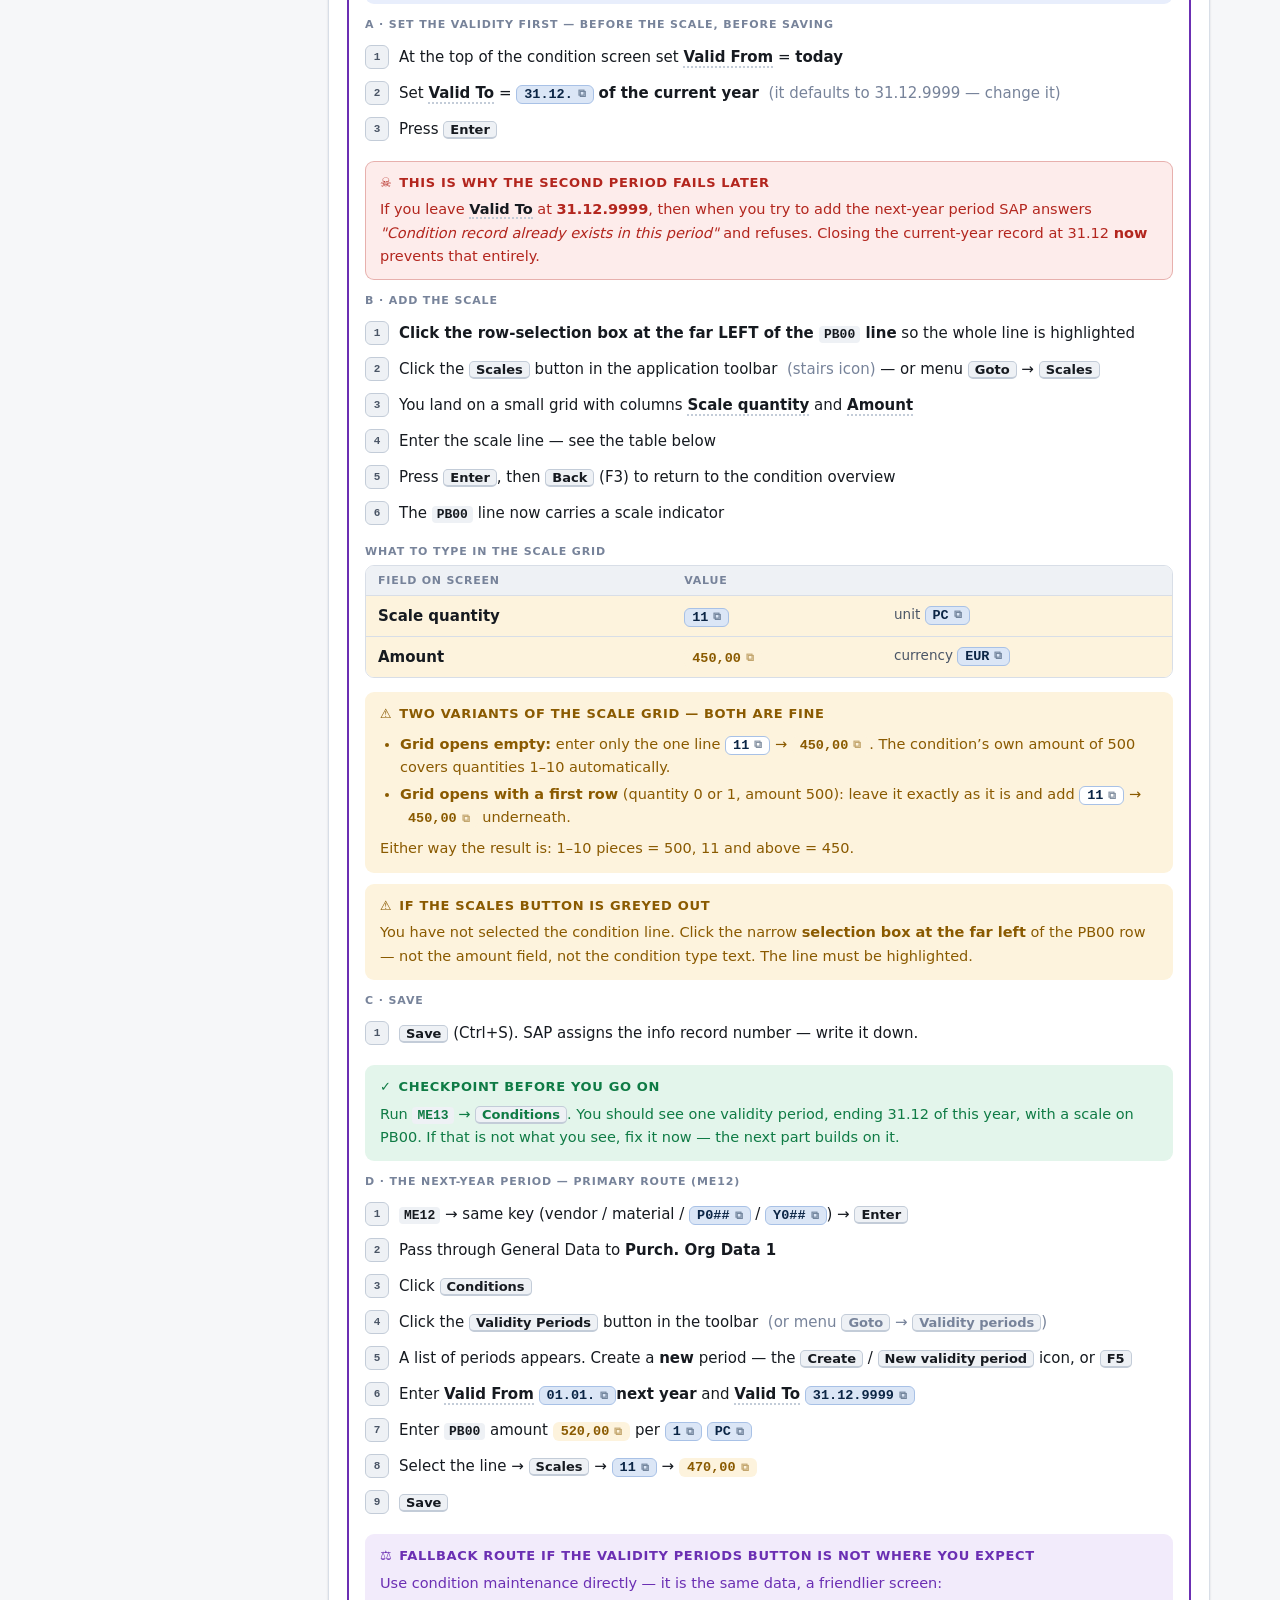
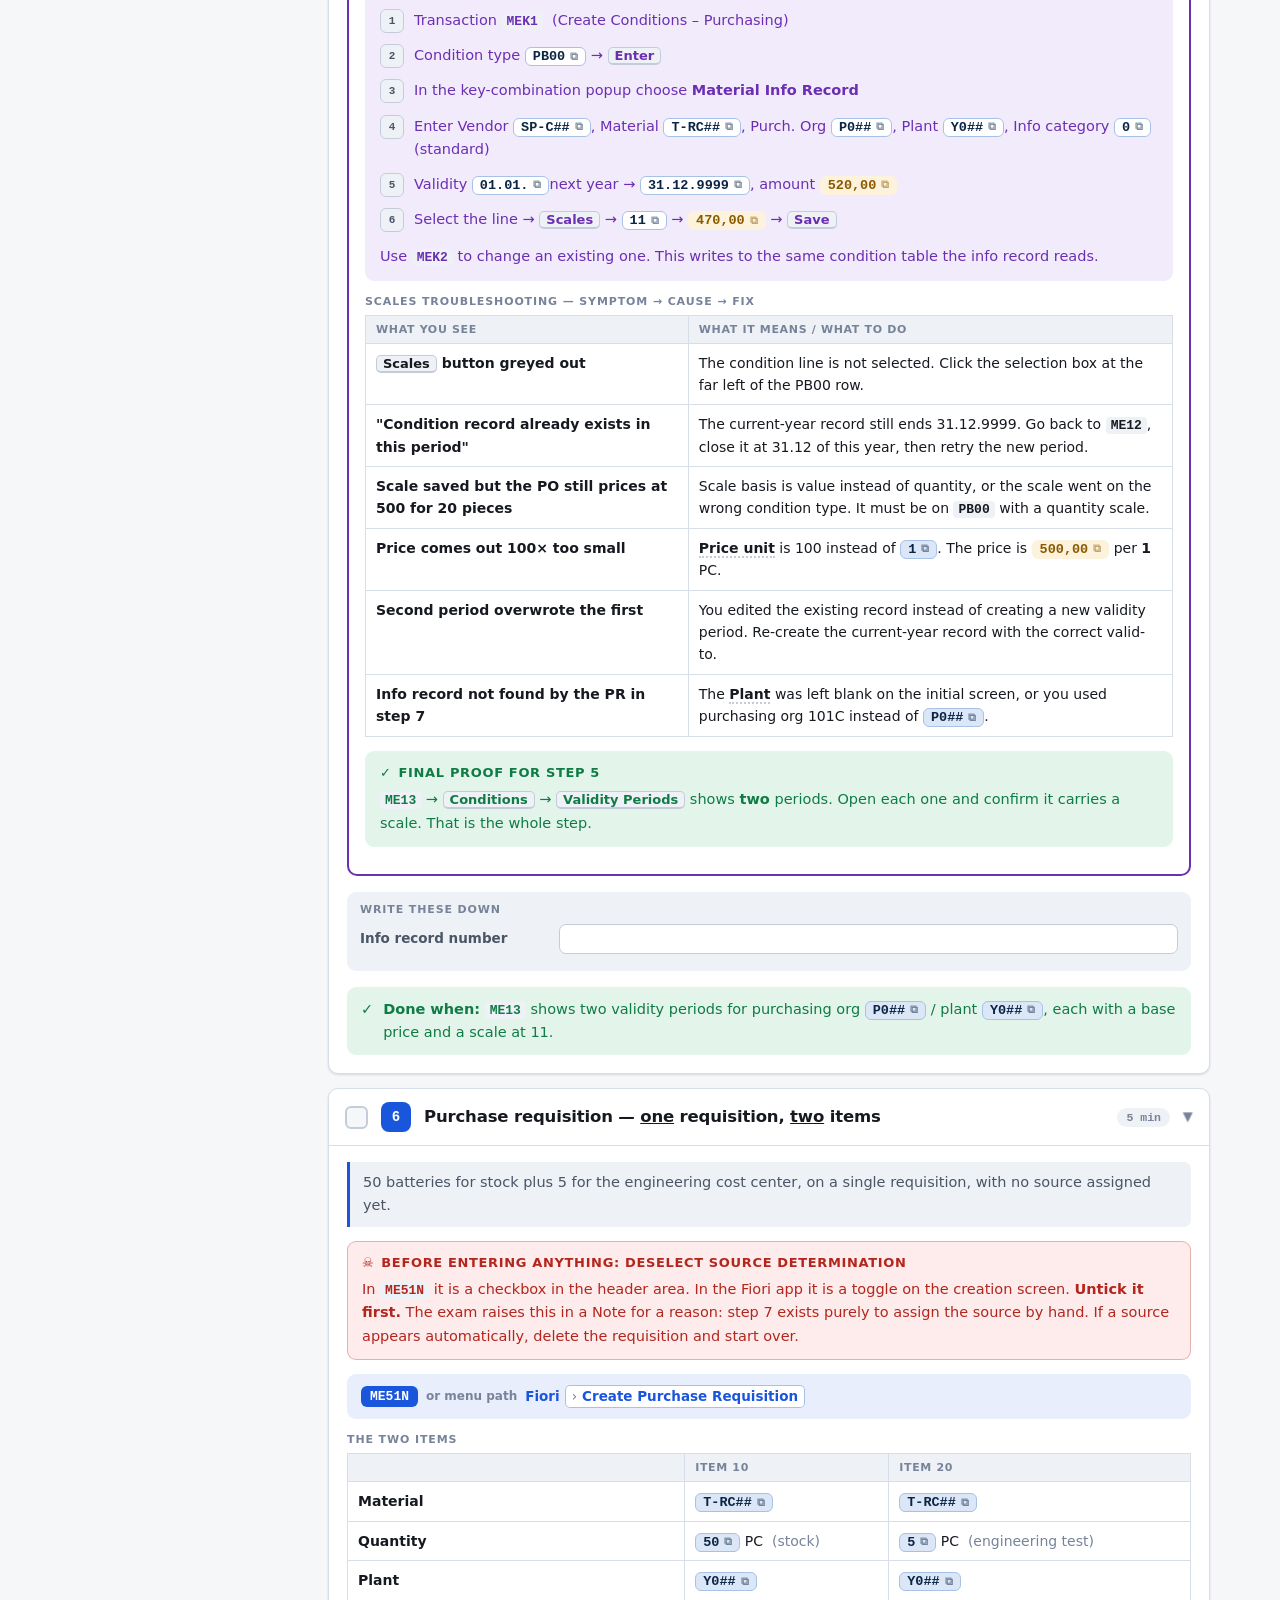
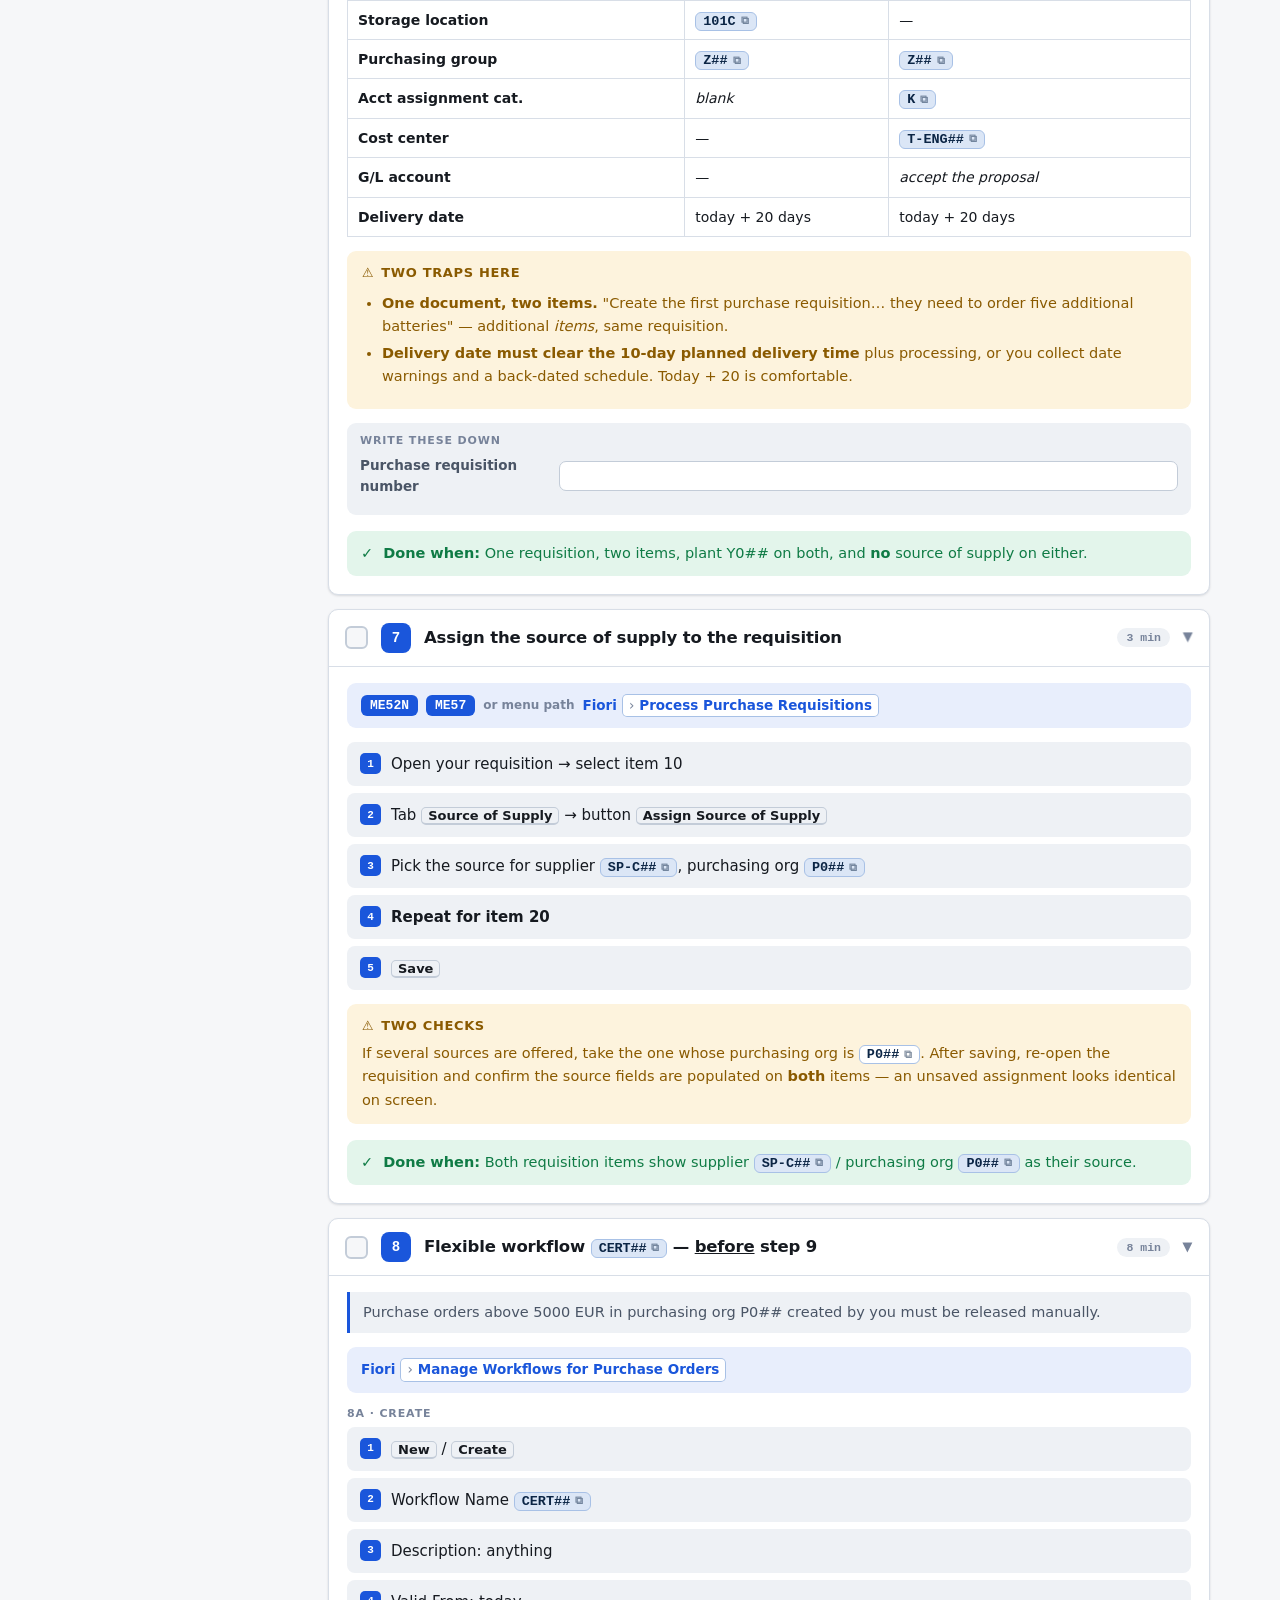
<file: task3.html>
<!DOCTYPE html>
<html lang="en">
<head>
<meta charset="utf-8">
<meta name="viewport" content="width=device-width,initial-scale=1">
<title>Task 3 — Configuration &amp; Master Data · C_TS452</title>
<meta name="description" content="Interactive step-by-step runbook for the SAP C_TS452 practical assessment - S/4HANA Cloud Private Edition, Sourcing and Procurement.">
<meta name="theme-color" content="#1a56db">
<meta name="color-scheme" content="light dark">
<link rel="manifest" href="manifest.webmanifest">
<link rel="icon" href="assets/icon.svg" type="image/svg+xml">
<link rel="apple-touch-icon" href="assets/icon.svg">
<link rel="stylesheet" href="assets/app.css">
</head>
<body>
<script src="assets/app.js"></script>
<script>
var TASK = {
id:'t3', num:3, budget:55,
title:'Configuration &amp; Master Data',
subtitle:'Build the enterprise structure from nothing, then drive one full PR → PO → release → output cycle through it.',
pills:[['10 steps'],['55 min budget','b'],['Highest risk in the exam','r'],['Needs SPRO + transport','r']],
org:[
 ['Plant','<v>Y0##</v>'],
 ['Purchasing org','<v>P0##</v>'],
 ['Purchasing group','<v>Z##</v>'],
 ['Company code','<v>1010</v>'],
 ['Transport request','<v>C_TS452_##</v>']
],

intro:[
 {t:'co',kind:'danger',hd:'This is the only task that uses your own plant and purchasing org',
  html:'Task 3 = <v>Y0##</v> + <v>P0##</v>. Tasks 4, 5, 6 and 7 all use plant <v>1010</v> and purchasing org <v>101C</v>. '+
       'If you catch yourself typing <v>Y0##</v> outside this task, stop. <br><br>'+
       '<b>Y0## and P0## contain a ZERO</b>, not the letter O.'},
 {t:'co',kind:'info',hd:'Dependency order inside this task',
  html:'<b>1 → 2 → 3 → 4 → 5 → 6 → 7 → 8 → 9 → 10.</b> '+
       'Step 8 (the workflow) <b>must</b> be finished before step 9, otherwise the purchase order is created without approval and step 10 has nothing to release. '+
       'Start steps 1–2 early — the plant copy has real runtime and blocks the other eight steps.'}
],

steps:[
/* ============================ STEP 1 ============================ */
{
n:1, est:10, railTitle:'Copy plant Y0##',
title:'Create plant <v>Y0##</v> as a <u>copy</u>',
goal:'A new plant that inherits every dependent assignment from a template plant, located in Nussloch, with storage locations 101A and 101C.',
blocks:[

{t:'co',kind:'warn',hd:'First decide the template',
 html:'Look for plant <v>CT00</v>. <b>If it exists, use it.</b> If it does not exist, use <v>1010</v>. '+
      'The exam asks for CT00 specifically so that plant 1010 is not put at risk for other exercises. <b>Check — do not assume.</b>'},

{t:'path',h:'1a · Check whether CT00 exists',tcode:'OX10',
 crumbs:['SPRO','Enterprise Structure','Definition','Logistics – General','Define, copy, delete, check plant','Define Plant']},

{t:'path',h:'1b · Open the copy tool',tcode:'EC02',
 crumbs:['SPRO','Enterprise Structure','Definition','Logistics – General','Define, copy, delete, check plant','Copy, delete, check plant'],
 note:'<span style="font-size:13px;color:var(--tx3)">If the transaction code does not open, always use the SPRO path — it is the reliable route. Double-click the <i>Copy, delete, check plant</i> activity.</span>'},

{t:'click',h:'What to click',items:[
 'Menu <k>Organizational object</k> → <k>Copy org. object</k>  (or press <k>F6</k>)',
 'Fill the two fields below and press <k>Enter</k>',
 'When asked <b>"Do you want to copy all dependent entries?"</b> → answer <k>Yes</k>',
 'Accept / create transport request <v>C_TS452_##</v>',
 'Let it run to the end and read the completion log — this can take several minutes'
]},

{t:'fields',rows:[
 ['From plant','<v>CT00</v> &nbsp;<span style="color:var(--tx3)">(fallback <v>1010</v>)</span>','only if CT00 does not exist',1],
 ['To plant','<v>Y0##</v>','Y · zero · your group number',1]
]},

{t:'co',kind:'danger',hd:'Silent killer — the number one failure in this exam',
 html:'If you instead go to <i>Define Plant → New Entries</i> and type the plant in by hand, you get a plant with '+
      '<b>zero dependent assignments</b> — no company code link, no valuation area, no purchasing data. '+
      'It looks perfect on screen and scores nothing. <b>You must use Copy org. object.</b>'},

{t:'co',kind:'warn',hd:'The copy asks several questions \u2014 answer them differently',
 html:'<ul class="bl">'+
 '<li><b>"Copy all dependent entries?"</b> \u2192 <b>Yes.</b> That is the customizing you actually need.</li>'+
 '<li><b>Anything offering to copy material master data, stock or transaction data</b> \u2192 <b>No / skip.</b> It can run for many minutes and you do not need it.</li>'+
 '<li><b>Read the completion log before leaving.</b> A copy that ended in errors leaves a half-built plant that still looks fine in <code>OX10</code>.</li></ul>'},

{t:'path',h:'1c · Maintain name and address',tcode:'OX10',
 crumbs:['SPRO','Enterprise Structure','Definition','Logistics – General','Define, copy, delete, check plant','Define Plant']},
{t:'click',items:['Select <v>Y0##</v> → <k>Details</k> (magnifier) → fill <f>Name 1</f> → then <k>Address</k> icon for the rest']},

{t:'fields',rows:[
 ['Name 1  <span style="color:var(--tx3)">(= the "description")</span>','<v>CERT Y0##</v>','exactly one space',1],
 ['Street','<v>Goethestrasse</v>','any street name is allowed'],
 ['House number','<v>Y0##</v>','<b>yes, really</b> — the plant key as a house number',1],
 ['Postal code','<v>69226</v>',''],
 ['City','<v>Nussloch</v>',''],
 ['Country','<v>DE</v>',''],
 ['Region','<v>08</v>','Baden-Württemberg — recommended, not stated'],
 ['Language','<v>DE</v>','']
]},
{t:'click',items:['<k>Save</k> (Ctrl+S)']},

{t:'path',h:'1d · Storage locations 101A and 101C',tcode:'OX09',
 crumbs:['SPRO','Enterprise Structure','Definition','Materials Management','Maintain storage location']},
{t:'click',items:[
 'Enter plant <v>Y0##</v> → <k>Enter</k>',
 'Look at what the copy actually brought across',
 '<k>New Entries</k> for whichever of <v>101A</v> / <v>101C</v> is missing (any description)'
]},
{t:'co',kind:'warn',hd:'Do not assume',html:'The template plant may carry storage locations with completely different IDs. A successful copy does <b>not</b> guarantee 101A and 101C exist. <b>Look.</b>'},

{t:'path',h:'1e · Verify the company code assignment',tcode:'OX18',
 crumbs:['SPRO','Enterprise Structure','Assignment','Logistics – General','Assign plant to company code']},
{t:'click',items:['Confirm <v>Y0##</v> sits under company code <v>1010</v>. If not, assign it there.']},

{t:'logs',items:[['plant','Plant created','Y0##'],['tr','Transport request','C_TS452_##']]}
],
done:'Plant <v>Y0##</v> exists <b>as a copy</b>, named <v>CERT Y0##</v>, addressed 69226 Nussloch with house number <v>Y0##</v>, has storage locations 101A + 101C, and is assigned to company code 1010.'
},

/* ============================ STEP 2 ============================ */
{
n:2, est:5, railTitle:'Purchasing org P0##',
title:'Create purchasing organization <v>P0##</v>',
goal:'A plant-specific purchasing organization for procurement in your new plant.',
blocks:[
{t:'path',h:'2a · Define it',
 crumbs:['SPRO','Enterprise Structure','Definition','Materials Management','Maintain purchasing organization']},
{t:'click',items:['<k>New Entries</k>','Fill the two fields → <k>Save</k> to transport <v>C_TS452_##</v>']},
{t:'fields',rows:[
 ['Purchasing Organization','<v>P0##</v>','P · zero · group number',1],
 ['Description','<v>CERT P0##</v>','exactly',1]
]},

{t:'path',h:'2b · Assign it to your plant',tcode:'OX17',
 crumbs:['SPRO','Enterprise Structure','Assignment','Materials Management','Assign purchasing organization to plant']},
{t:'click',items:['<k>New Entries</k> → purchasing org <v>P0##</v> + plant <v>Y0##</v> → <k>Save</k>']},

{t:'co',kind:'jud',hd:'Judgment call — do NOT assign it to a company code',
 html:'<p>The exam says the purchasing org is <b>"plant-specific for procurement in your new plant"</b>.</p>'+
      '<ul class="bl"><li><b>Plant-specific</b> = assigned to a <b>plant</b>, not to a company code.</li>'+
      '<li><b>Company-code-specific</b> = assigned in <code>OX01</code>.</li></ul>'+
      '<p><b>Recommendation:</b> do 2b only, leave <code>OX01</code> empty. That is the literal meaning, and procurement still works because Y0## belongs to company code 1010.</p>'+
      '<p>If a later step errors saying purchasing org P0## has no company code, add the OX01 assignment then — it does not break the plant assignment.</p>'},
{t:'logs',items:[['porg','Purchasing org created','P0##']]}
],
done:'<v>P0##</v> exists with description <v>CERT P0##</v> and <code>OX17</code> shows the pair P0## + Y0##.'
},

/* ============================ STEP 3 ============================ */
{
n:3, est:8, railTitle:'Product T-RC##',
title:'Create product master <v>T-RC##</v> (the battery)',
goal:'A raw material valued by moving average price, stocked in 101C of your new plant, with only the views the purchasing process needs.',
blocks:[
{t:'path',tcode:'MM01',crumbs:['Fiori','Manage Product Master Data','Create']},

{t:'fields',h:'Initial screen',rows:[
 ['Material','<v>T-RC##</v>','',1],
 ['Industry sector','<v>M</v>','Mechanical engineering, or the default offered'],
 ['Material type','<v>ROH</v>','raw material',1]
]},

{t:'list',h:'Select exactly these views',ol:false,items:[
 '<b>Basic Data 1</b>','<b>Purchasing</b>','<b>General Plant Data / Storage 1</b>',
 '<b>General Plant Data / Storage 2</b>','<b>Accounting 1</b>',
 '<span style="color:var(--tx3)">Skip MRP, Sales, Work Scheduling, Costing — the exam says <i>"Only create the necessary data for the purchasing process in the beginning."</i></span>'
]},

{t:'fields',h:'Organizational levels',rows:[
 ['Plant','<v>Y0##</v>','',1],
 ['Storage location','<v>101C</v>','leave this blank and the storage bin field will not take your entry',1]
]},

{t:'screen',title:'Basic Data 1',blocks:[
 {t:'fields',h:'',rows:[
  ['Description (EN)','<v>Battery GR##</v>',''],
  ['Base Unit of Measure','<v>PC</v>',''],
  ['Material / Product Group','<v>00103</v>',''],
  ['Division','<v>00</v>','']
 ]},
 {t:'click',h:'The German description — easy to miss, likely graded',items:[
  'On Basic Data 1 click <k>Additional Data</k>',
  'Open tab <k>Descriptions</k>',
  'Add a row: language <v>DE</v> → <v>Batterie GR##</v>',
  'Confirm the <v>EN</v> row reads <v>Battery GR##</v>',
  'Click <k>Main Data</k> to return'
 ]}
]},

{t:'screen',title:'Purchasing',blocks:[{t:'fields',h:'',rows:[
 ['Order Unit','<v>PC</v>',''],
 ['Purchasing Group','<v>Z##</v>','',1],
 ['Purchasing Value Key','<v>1</v>','',1]
]}]},

{t:'screen',title:'General Plant Data / Storage 1',blocks:[{t:'fields',h:'',rows:[
 ['Storage Bin','<v>GR##</v>','note: Task 7 uses <v>C-GR##</v> — different',1]
]}]},

{t:'screen',title:'Accounting 1',blocks:[{t:'fields',h:'',rows:[
 ['Valuation Class','<v>3000</v>','',1],
 ['Price Control','<v>V</v>','= "valued by the moving average price"',1],
 ['Moving Average Price','<m>500,00</m>','recommended, see below'],
 ['Price Unit','<v>1</v>','']
]}]},

{t:'co',kind:'warn',hd:'Why set the price even though the exam does not ask',
 html:'A material with price 0 and price control V can throw errors on goods receipt and on later valuation postings. '+
      'Setting <m>500,00</m> matches the info record and costs you three seconds. <b>Price control V is the graded field</b> — do not miss that one.'},
{t:'co',kind:'warn',hd:'Do not extend to plant 1010',html:'This material belongs to <v>Y0##</v> only.'},

{t:'logs',items:[['prod','Product created','T-RC##']]}
],
done:'<code>MM03 T-RC##</code> shows plant Y0##, SLoc 101C, price control <b>V</b>, valuation class 3000, bin GR##, purchasing group Z##, value key 1, and <b>both</b> language descriptions.'
},

/* ============================ STEP 4 ============================ */
{
n:4, est:8, railTitle:'Supplier SP-C##',
title:'Create supplier <v>SP-C##</v>',
goal:'A business partner with all three segments: general, company code 1010, and purchasing org P0##.',
blocks:[
{t:'path',tcode:'BP',crumbs:['Fiori','Maintain Business Partner']},

{t:'click',h:'4a · Create',items:[
 '<k>Create</k> → <k>Organization</k>',
 'Grouping: <v>BPAB</v>',
 'Business Partner number: <v>SP-C##</v>'
]},
{t:'co',kind:'danger',hd:'Grouping cannot be changed after you save',
 html:'Get <v>BPAB</v> right on the create screen. If the BP number field is greyed out you picked a grouping with internal numbering — back out and start again.'},

{t:'screen',title:'Role: Business Partner (Gen.)  —  address data',blocks:[{t:'fields',h:'',rows:[
 ['Name','<v>CERT Supplier ##</v>','anything sensible'],
 ['Search Term 1','<v>CTS452-##</v>','',1],
 ['Street','<v>Goethestrasse</v>',''],
 ['House Number','<v>C##</v>','',1],
 ['Postal Code','<v>69226</v>',''],
 ['City','<v>Nussloch</v>',''],
 ['Country','<v>DE</v>',''],
 ['Region','<v>08</v>',''],
 ['Language','<v>DE</v>','this is "communication is in German"',1]
]}]},

{t:'screen',title:'Role: FI Vendor (FLVN00)  →  button Company Code  →  1010',blocks:[
 {t:'fields',h:'',rows:[
  ['<span style="color:var(--tx3)">tab</span> Vendor: Account Management &rarr; Reconciliation Account','<v>21100000</v>','',1],
  ['<span style="color:var(--tx3)">tab</span> Vendor: Payment Transactions &rarr; Terms of Payment','<v>0001</v>','',1]
 ]},
 {t:'co',kind:'info',hd:'Remember this screen',
  html:'The <f>Tolerance Group</f> field on <b>Vendor: Payment Transactions</b> is exactly what Task 5 step 6 needs on a different supplier. You are looking at it now — note where it is.'}
]},

{t:'screen',title:'Role: Supplier (FLVN01)  →  button Purchasing Org  →  P0##',blocks:[{t:'fields',h:'',rows:[
 ['Order Currency','<v>EUR</v>',''],
 ['Terms of Payment','<v>0001</v>',''],
 ['Incoterms','<v>FH</v>','',1],
 ['Incoterms Location','<v>Nussloch</v>','S/4 often makes this mandatory'],
 ['Purchasing Group','<v>Z##</v>','"use entries related to your group number"'],
 ['Planned Delivery Time','<v>15</v>','= "delivers your materials within 15 days"',1],
 ['GR-Based Inv. Verif.','<b>☑ tick it</b>','= "invoice verification based on the Goods Receipt"',1]
]}]},

{t:'co',kind:'danger',hd:'Silent killer — switching the role is not enough',
 html:'You must <b>click the <k>Company Code</k> button and enter 1010</b>, and <b>click the <k>Purchasing Org</k> button and enter P0##</b>. '+
      'Without those the BP exists and the vendor does not — every later document rejects it, and nothing warns you at save time.'},
{t:'co',kind:'info',hd:'15 days here, 10 days in step 5 — both are intended',
 html:'The supplier master carries a general planned delivery time of 15. The info record in step 5 carries 10 for this specific material. They are different fields and the exam wants both.'},

{t:'co',kind:'warn',hd:'If step 9 later rejects this supplier',
 html:'<div style="font-family:var(--mono);font-size:12.5px;margin:4px 0">Partner function VN is not defined</div>'+
 'The purchasing org segment exists but carries no <b>partner functions</b>. Return to <code>BP</code> \u2192 role <k>Supplier</k> \u2192 '+
 '<k>Purchasing Org</k> <v>P0##</v> \u2192 tab <k>Partner Functions</k> and add <v>VN</v> (vendor). '+
 'Normally filled automatically from the account group \u2014 when it is not, this is the error you see.'},

{t:'logs',items:[['supp','Supplier created','SP-C##']]}
],
done:'<code>BP SP-C##</code> re-opens and shows all three segments, and the Purchasing Org P0## view still has the GR-based IV tick.'
},

/* ============================ STEP 5 ============================ */
{
n:5, est:10, railTitle:'Info record + scales',
title:'Purchasing info record — scales and two validity periods',
goal:'One info record for SP-C## / T-RC## / P0## / Y0##, carrying four prices across two validity periods.',
blocks:[

{t:'co',kind:'info',hd:'What you are building — read this before touching the screen',
 html:'<table class="dc"><tr><th>Period</th><th>Quantity 1–10</th><th>Quantity 11 and above</th></tr>'+
      '<tr><td>Today → 31.12 this year</td><td><m>500,00</m></td><td><m>450,00</m></td></tr>'+
      '<tr><td>01.01 next year → 31.12.9999</td><td><m>520,00</m></td><td><m>470,00</m></td></tr></table>'+
      '<p style="margin-top:8px">That is <b>one condition record with a scale, twice</b> — once per validity period. Not four records.</p>'},

{t:'co',kind:'jud',hd:'Judgment call — the scale quantity is 11, not 10',
 html:'<p>The exam says <i>"Once you order a quantity higher than 10 pc, you pay 450."</i> Higher than 10 literally means <b>11 and above</b>.</p>'+
      '<p><b>Use 11.</b> Reasoning: at quantity 11 both readings return 450, so 11 is safe for that check. At quantity 10, only the "11" version still returns 500 — which is what <i>"The price for one battery is 500"</i> requires. '+
      'The 11 entry is correct under both checks; a scale at 10 is correct under only one.</p>'},

{t:'path',h:'Create',tcode:'ME11',crumbs:['Fiori','Manage Purchasing Info Records','Create']},

{t:'screen',title:'Screen 1  ·  Create Info Record: Initial Screen',blocks:[
 {t:'fields',h:'',rows:[
  ['Vendor','<v>SP-C##</v>',''],
  ['Material','<v>T-RC##</v>',''],
  ['Purchasing Org','<v>P0##</v>','not 101C',1],
  ['Plant','<v>Y0##</v>','<b>must</b> be filled — see warning below',1],
  ['Info Record (number)','<i>leave blank</i>','assigned internally'],
  ['Info category','<b>◉ Standard</b>','radio button at the bottom',1]
 ]},
 {t:'click',items:['<k>Enter</k>']}
]},

{t:'screen',title:'Screen 2  ·  General Data',blocks:[
 {t:'click',items:['Nothing here is mandatory. Click <k>Purch. Org Data 1</k> (or press <k>Enter</k>)']}
]},

{t:'screen',title:'Screen 3  ·  Purchasing Organization Data 1',blocks:[
 {t:'fields',h:'',rows:[
  ['Planned Deliv. Time','<v>10</v>','',1],
  ['Purchasing Group','<v>Z##</v>',''],
  ['Standard Qty','<v>100</v>','= "The standard order quantity is 100 pc"',1],
  ['Net Price','<m>500,00</m>','this seeds condition PB00'],
  ['Currency / per / UoM','<v>EUR</v> / <v>1</v> / <v>PC</v>','price unit 1, not 100',1],
  ['Tax Code','<i>accept the proposal</i>','']
 ]},
 {t:'click',items:['Click the <k>Conditions</k> button in the bottom application toolbar']}
]},

{t:'deep',open:true,title:'DEEP DIVE — the conditions and scales screen, click by click',
 sub:'the part that cost you time last practice',blocks:[

 {t:'co',kind:'info',hd:'Where you now are',
  html:'The screen is titled something like <b>"Create Info Record: Condition (Gross Price)"</b>. '+
       'At the <b>top</b> it has <f>Valid From</f> and <f>Valid To</f>. In the <b>middle</b> is a condition line: <code>PB00</code> with amount <m>500,00</m>, per <code>1</code>, <code>PC</code>.'},

 {t:'list',h:'A · Set the validity FIRST — before the scale, before saving',items:[
  'At the top of the condition screen set <f>Valid From</f> = <b>today</b>',
  'Set <f>Valid To</f> = <v>31.12.</v> <b>of the current year</b> &nbsp;<span style="color:var(--tx3)">(it defaults to 31.12.9999 — change it)</span>',
  'Press <k>Enter</k>'
 ]},
 {t:'co',kind:'danger',hd:'This is why the second period fails later',
  html:'If you leave <f>Valid To</f> at <b>31.12.9999</b>, then when you try to add the next-year period SAP answers '+
       '<i>"Condition record already exists in this period"</i> and refuses. Closing the current-year record at 31.12 <b>now</b> prevents that entirely.'},

 {t:'list',h:'B · Add the scale',items:[
  '<b>Click the row-selection box at the far LEFT of the <code>PB00</code> line</b> so the whole line is highlighted',
  'Click the <k>Scales</k> button in the application toolbar &nbsp;<span style="color:var(--tx3)">(stairs icon)</span> — or menu <k>Goto</k> → <k>Scales</k>',
  'You land on a small grid with columns <f>Scale quantity</f> and <f>Amount</f>',
  'Enter the scale line — see the table below',
  'Press <k>Enter</k>, then <k>Back</k> (F3) to return to the condition overview',
  'The <code>PB00</code> line now carries a scale indicator'
 ]},
 {t:'fields',h:'What to type in the scale grid',rows:[
  ['Scale quantity','<v>11</v>','unit <v>PC</v>',1],
  ['Amount','<m>450,00</m>','currency <v>EUR</v>',1]
 ]},
 {t:'co',kind:'warn',hd:'Two variants of the scale grid — both are fine',
  html:'<ul class="bl">'+
  '<li><b>Grid opens empty:</b> enter only the one line <v>11</v> → <m>450,00</m>. The condition’s own amount of 500 covers quantities 1–10 automatically.</li>'+
  '<li><b>Grid opens with a first row</b> (quantity 0 or 1, amount 500): leave it exactly as it is and add <v>11</v> → <m>450,00</m> underneath.</li>'+
  '</ul><p>Either way the result is: 1–10 pieces = 500, 11 and above = 450.</p>'},
 {t:'co',kind:'warn',hd:'If the Scales button is greyed out',
  html:'You have not selected the condition line. Click the narrow <b>selection box at the far left</b> of the PB00 row — not the amount field, not the condition type text. The line must be highlighted.'},

 {t:'list',h:'C · Save',items:['<k>Save</k> (Ctrl+S). SAP assigns the info record number — write it down.']},

 {t:'co',kind:'ok',hd:'Checkpoint before you go on',
  html:'Run <code>ME13</code> → <k>Conditions</k>. You should see one validity period, ending 31.12 of this year, with a scale on PB00. '+
       'If that is not what you see, fix it now — the next part builds on it.'},

 {t:'list',h:'D · The next-year period — primary route (ME12)',items:[
  '<code>ME12</code> → same key (vendor / material / <v>P0##</v> / <v>Y0##</v>) → <k>Enter</k>',
  'Pass through General Data to <b>Purch. Org Data 1</b>',
  'Click <k>Conditions</k>',
  'Click the <k>Validity Periods</k> button in the toolbar &nbsp;<span style="color:var(--tx3)">(or menu <k>Goto</k> → <k>Validity periods</k>)</span>',
  'A list of periods appears. Create a <b>new</b> period — the <k>Create</k> / <k>New validity period</k> icon, or <k>F5</k>',
  'Enter <f>Valid From</f> <v>01.01.</v><b>next year</b> and <f>Valid To</f> <v>31.12.9999</v>',
  'Enter <code>PB00</code> amount <m>520,00</m> per <v>1</v> <v>PC</v>',
  'Select the line → <k>Scales</k> → <v>11</v> → <m>470,00</m>',
  '<k>Save</k>'
 ]},

 {t:'co',kind:'jud',hd:'Fallback route if the Validity Periods button is not where you expect',
  html:'<p>Use condition maintenance directly — it is the same data, a friendlier screen:</p>'+
  '<ol class="st">'+
  '<li>Transaction <code>MEK1</code> &nbsp;(Create Conditions – Purchasing)</li>'+
  '<li>Condition type <v>PB00</v> → <k>Enter</k></li>'+
  '<li>In the key-combination popup choose <b>Material Info Record</b></li>'+
  '<li>Enter Vendor <v>SP-C##</v>, Material <v>T-RC##</v>, Purch. Org <v>P0##</v>, Plant <v>Y0##</v>, Info category <v>0</v> (standard)</li>'+
  '<li>Validity <v>01.01.</v>next year → <v>31.12.9999</v>, amount <m>520,00</m></li>'+
  '<li>Select the line → <k>Scales</k> → <v>11</v> → <m>470,00</m> → <k>Save</k></li>'+
  '</ol>'+
  '<p style="margin-top:6px">Use <code>MEK2</code> to change an existing one. This writes to the same condition table the info record reads.</p>'},

 {t:'table',h:'Scales troubleshooting — symptom → cause → fix',cols:['What you see','What it means / what to do'],rows:[
  ['<k>Scales</k> button greyed out','The condition line is not selected. Click the selection box at the far left of the PB00 row.'],
  ['"Condition record already exists in this period"','The current-year record still ends 31.12.9999. Go back to <code>ME12</code>, close it at 31.12 of this year, then retry the new period.'],
  ['Scale saved but the PO still prices at 500 for 20 pieces','Scale basis is value instead of quantity, or the scale went on the wrong condition type. It must be on <code>PB00</code> with a quantity scale.'],
  ['Price comes out 100× too small','<f>Price unit</f> is 100 instead of <v>1</v>. The price is <m>500,00</m> per <b>1</b> PC.'],
  ['Second period overwrote the first','You edited the existing record instead of creating a new validity period. Re-create the current-year record with the correct valid-to.'],
  ['Info record not found by the PR in step 7','The <f>Plant</f> was left blank on the initial screen, or you used purchasing org 101C instead of <v>P0##</v>.']
 ]},

 {t:'co',kind:'ok',hd:'Final proof for step 5',
  html:'<code>ME13</code> → <k>Conditions</k> → <k>Validity Periods</k> shows <b>two</b> periods. Open each one and confirm it carries a scale. That is the whole step.'}
]},

{t:'logs',items:[['pir','Info record number','']]}
],
done:'<code>ME13</code> shows two validity periods for purchasing org <v>P0##</v> / plant <v>Y0##</v>, each with a base price and a scale at 11.'
},

/* ============================ STEP 6 ============================ */
{
n:6, est:5, railTitle:'Purchase requisition',
title:'Purchase requisition — <u>one</u> requisition, <u>two</u> items',
goal:'50 batteries for stock plus 5 for the engineering cost center, on a single requisition, with no source assigned yet.',
blocks:[
{t:'co',kind:'danger',hd:'Before entering anything: deselect Source Determination',
 html:'In <code>ME51N</code> it is a checkbox in the header area. In the Fiori app it is a toggle on the creation screen. '+
      '<b>Untick it first.</b> The exam raises this in a Note for a reason: step 7 exists purely to assign the source by hand. '+
      'If a source appears automatically, delete the requisition and start over.'},
{t:'path',tcode:'ME51N',crumbs:['Fiori','Create Purchase Requisition']},
{t:'table',h:'The two items',cols:['','Item 10','Item 20'],rows:[
 ['Material','<v>T-RC##</v>','<v>T-RC##</v>'],
 ['Quantity','<v>50</v> PC &nbsp;<span style="color:var(--tx3)">(stock)</span>','<v>5</v> PC &nbsp;<span style="color:var(--tx3)">(engineering test)</span>'],
 ['Plant','<v>Y0##</v>','<v>Y0##</v>'],
 ['Storage location','<v>101C</v>','—'],
 ['Purchasing group','<v>Z##</v>','<v>Z##</v>'],
 ['Acct assignment cat.','<i>blank</i>','<v>K</v>'],
 ['Cost center','—','<v>T-ENG##</v>'],
 ['G/L account','—','<i>accept the proposal</i>'],
 ['Delivery date','today + 20 days','today + 20 days']
]},
{t:'co',kind:'warn',hd:'Two traps here',
 html:'<ul class="bl">'+
 '<li><b>One document, two items.</b> "Create the first purchase requisition… they need to order five additional batteries" — additional <i>items</i>, same requisition.</li>'+
 '<li><b>Delivery date must clear the 10-day planned delivery time</b> plus processing, or you collect date warnings and a back-dated schedule. Today + 20 is comfortable.</li></ul>'},
{t:'logs',items:[['pr','Purchase requisition number','']]}
],
done:'One requisition, two items, plant Y0## on both, and <b>no</b> source of supply on either.'
},

/* ============================ STEP 7 ============================ */
{
n:7, est:3, railTitle:'Assign source',
title:'Assign the source of supply to the requisition',
blocks:[
{t:'path',tcode:['ME52N','ME57'],crumbs:['Fiori','Process Purchase Requisitions']},
{t:'click',items:[
 'Open your requisition → select item 10',
 'Tab <k>Source of Supply</k> → button <k>Assign Source of Supply</k>',
 'Pick the source for supplier <v>SP-C##</v>, purchasing org <v>P0##</v>',
 '<b>Repeat for item 20</b>',
 '<k>Save</k>'
]},
{t:'co',kind:'warn',hd:'Two checks',
 html:'If several sources are offered, take the one whose purchasing org is <v>P0##</v>. '+
      'After saving, re-open the requisition and confirm the source fields are populated on <b>both</b> items — an unsaved assignment looks identical on screen.'}
],
done:'Both requisition items show supplier <v>SP-C##</v> / purchasing org <v>P0##</v> as their source.'
},

/* ============================ STEP 8 ============================ */
{
n:8, est:8, railTitle:'Flexible workflow CERT##',
title:'Flexible workflow <v>CERT##</v> — <u>before</u> step 9',
goal:'Purchase orders above 5000 EUR in purchasing org P0## created by you must be released manually.',
blocks:[
{t:'path',crumbs:['Fiori','Manage Workflows for Purchase Orders']},
{t:'click',h:'8a · Create',items:['<k>New</k> / <k>Create</k>','Workflow Name <v>CERT##</v>','Description: anything','Valid From: today']},
{t:'fields',h:'8b · Start conditions — all three',rows:[
 ['Purchasing Organization','<b>is</b> &nbsp; <v>P0##</v>','',1],
 ['Purchase Order Net / Overall Value','<b>greater than</b> &nbsp; <m>5000</m> <v>EUR</v>','<b>&gt;</b> not ≥',1],
 ['Created By','<b>is</b> &nbsp; <v>TS450-##</v>','"released … by your user"',1]
]},
{t:'click',h:'8c · Step',items:['Step type: <k>Release of Purchase Order</k>','Recipients: <k>User</k> → <v>TS450-##</v>']},
{t:'click',h:'8d · Activate — the step everyone forgets',items:[
 'Set the workflow to <b>Active</b>',
 '<k>Save</k>',
 'Look at the workflow <b>list order / priority</b>. If a broad catch-all workflow sits above yours, yours may never be evaluated — move <v>CERT##</v> up if the app allows ordering.'
]},
{t:'co',kind:'danger',hd:'Silent killer — saved is not activated',
 html:'An inactive workflow is indistinguishable from a working one until the purchase order fails to get blocked. '+
      '<b>Your proof is step 9:</b> after saving the PO it <u>must</u> show <i>Release required / In Approval</i>. '+
      'If it saves clean and ready, come straight back here and re-check the three conditions — especially <f>Created By</f> and the currency on the value condition.'},

{t:'co',kind:'warn',hd:'If the order still is not blocked and your three conditions are right',
 html:'<p>Two things outrank your workflow definition:</p>'+
 '<ol class="st">'+
 '<li><b>The scenario may not be switched on at all.</b> SPRO \u203a Materials Management \u203a Purchasing \u203a Purchase Order \u203a '+
 '<b>Flexible Workflow for Purchase Orders</b> \u203a <i>Activate Flexible Workflow</i>.</li>'+
 '<li><b>A classic release strategy may be configured for <v>ZNBF</v>.</b> Classic release and flexible workflow are alternatives. '+
 'If the order shows a <k>Release strategy</k> tab with a release group and code, the system is on classic release \u2014 '+
 'release it there and process the output. Do not spend 20 minutes fighting the framework.</li></ol>'},
{t:'co',kind:'info',hd:'Your PO will be 27,500 EUR',
 html:'50 × 500 + 5 × 500 = <m>27.500,00</m>, comfortably above the 5000 limit. The workflow will fire.'}
],
done:'<v>CERT##</v> appears in the workflow list with status <b>ACTIVE</b>.'
},

/* ============================ STEP 9 ============================ */
{
n:9, est:5, railTitle:'PR → PO (ZNBF)',
title:'Convert the requisition into a purchase order, type <v>ZNBF</v>',
blocks:[
{t:'path',tcode:'ME21N',crumbs:['Fiori','Create Purchase Order']},
{t:'co',kind:'danger',hd:'Set the document type FIRST',
 html:'The document type <b>cannot be changed after the first item is entered</b>. Set <v>ZNBF</v>, tab out of the field, and only then adopt the items.'},
{t:'fields',h:'Header',rows:[
 ['Document type','<v>ZNBF</v>','',1],
 ['Supplier','<v>SP-C##</v>',''],
 ['Purchasing Org','<v>P0##</v>','',1],
 ['Purchasing Group','<v>Z##</v>',''],
 ['Company Code','<v>1010</v>','']
]},
{t:'click',h:'Adopt from your requisition',items:[
 '<k>Document Overview On</k>',
 'Selection variant → <k>Purchase Requisitions</k> → enter your PR number → <k>Execute</k>',
 'Expand the result and <b>drag both items</b> into the purchase order (or select and click <k>Adopt</k>)'
]},
{t:'list',h:'Check before saving',ol:false,items:[
 'Both items present — 50 PC stock, 5 PC to cost center <v>T-ENG##</v>',
 'Plant on both items = <v>Y0##</v>',
 'Price <m>500,00</m> pulled from the info record — not 0, not typed by hand',
 'Item 20 still carries account assignment <v>K</v> + <v>T-ENG##</v>',
 'Purchasing group <v>Z##</v>'
]},
{t:'co',kind:'warn',hd:'Always adopt, never retype',
 html:'Creating a fresh PO and typing the material in loses the requisition → order link that the grader checks.'},
{t:'logs',items:[['po','Purchase order number','']]}
],
done:'A <v>ZNBF</v> purchase order exists, references your requisition, and shows a release / approval status.'
},

/* ============================ STEP 10 ============================ */
{
n:10, est:5, railTitle:'Release + output',
title:'Release the purchase order and process the output',
blocks:[
{t:'click',h:'10a · Release',items:[
 'Fiori <k>My Inbox</k> → approve the workflow item as <v>TS450-##</v>',
 '<span style="color:var(--tx3)">alternative:</span> <k>Manage Purchase Orders</k> → open the PO → <k>Release</k> / <k>Approve</k>',
 'Confirm the status changes to <b>Released</b>'
]},
{t:'click',h:'10b · Output',items:[
 '<code>ME23N</code> → header → tab <k>Messages</k> / <k>Output</k>',
 'If a message record exists: select it → <k>Further data</k> → set <i>Send immediately</i> → save',
 '<code>ME9F</code> → purchasing group <v>Z##</v> + your PO number → <k>Execute</k>',
 'If <b>no</b> record exists: create one — output type <v>NEU</v>, medium <v>1</v> (print) or <v>5</v>, partner function <v>VN</v> — then issue it via <code>ME9F</code>'
]},
{t:'co',kind:'danger',hd:'Two ways this quietly fails',
 html:'<ul class="bl">'+
 '<li><b>Output cannot be processed while the PO is blocked.</b> Release first.</li>'+
 '<li>A message record that merely exists scores nothing. <code>ME23N</code> → Messages must read <b>Successfully processed</b> (green). Chase it until it is.</li></ul>'},

{t:'co',kind:'info',hd:'If ME9F finds nothing, you are on the newer output framework',
 html:'<p>S/4HANA has two output implementations and both are valid:</p>'+
 '<table class="dc">'+
 '<tr><th></th><th>Classic (NAST)</th><th>S/4 Output Management</th></tr>'+
 '<tr><td>Tab on the order</td><td><k>Messages</k></td><td><k>Output</k> / <k>Output Control</k></td></tr>'+
 '<tr><td>Issue it with</td><td><code>ME9F</code></td><td>Fiori app <b>Output Items</b>, or automatic on save</td></tr>'+
 '<tr><td>Success reads</td><td>Successfully processed</td><td>Completed / green</td></tr></table>'}
],
done:'Purchase order released <b>and</b> output status green / "Successfully processed".'
}
],

check:[
 '<code>OX18</code>: plant <v>Y0##</v> assigned to company code <v>1010</v> · <code>OX09</code>: 101A + 101C exist under Y0##',
 'Plant name <v>CERT Y0##</v>, house number <v>Y0##</v>, 69226 Nussloch, country DE',
 '<v>P0##</v> description <v>CERT P0##</v>, and <code>OX17</code> shows P0## + Y0##',
 '<code>MM03 T-RC##</code>: price control <b>V</b>, valuation class 3000, bin <v>GR##</v>, group <v>Z##</v>, value key 1, <b>DE + EN</b> descriptions',
 '<code>BP SP-C##</code>: General + Company Code 1010 + Purchasing Org P0## · GR-based IV ticked · planned delivery time 15',
 '<code>ME13</code>: period 1 = <m>500,00</m> with scale 11 → <m>450,00</m>, ends 31.12 this year',
 '<code>ME13</code>: period 2 = <m>520,00</m> with scale 11 → <m>470,00</m>, starts 01.01 next year',
 'Requisition: one document, two items, plant Y0##, item 20 = <v>K</v> / <v>T-ENG##</v>',
 'Both requisition items show source <v>SP-C##</v> / <v>P0##</v>',
 'Workflow <v>CERT##</v> status = <b>ACTIVE</b>',
 'Purchase order type <v>ZNBF</v>, created from the requisition, purch org P0##, plant Y0##',
 'Purchase order <b>released</b> and output <b>Successfully processed</b>'
],

outro:[
 {t:'co',kind:'info',hd:'Next',
  html:'<a href="task4.html" data-tasklink="task4.html">Task 4 — Procure to Pay</a> &nbsp;·&nbsp; '+
       '<a href="edge-cases.html" data-tasklink="edge-cases.html">Edge cases &amp; rescue</a> &nbsp;\u00b7&nbsp; <a href="index.html" data-tasklink="index.html">Back to the hub</a>'}
]
};
CTSbuild(TASK);
</script>
</body>
</html>
</file>
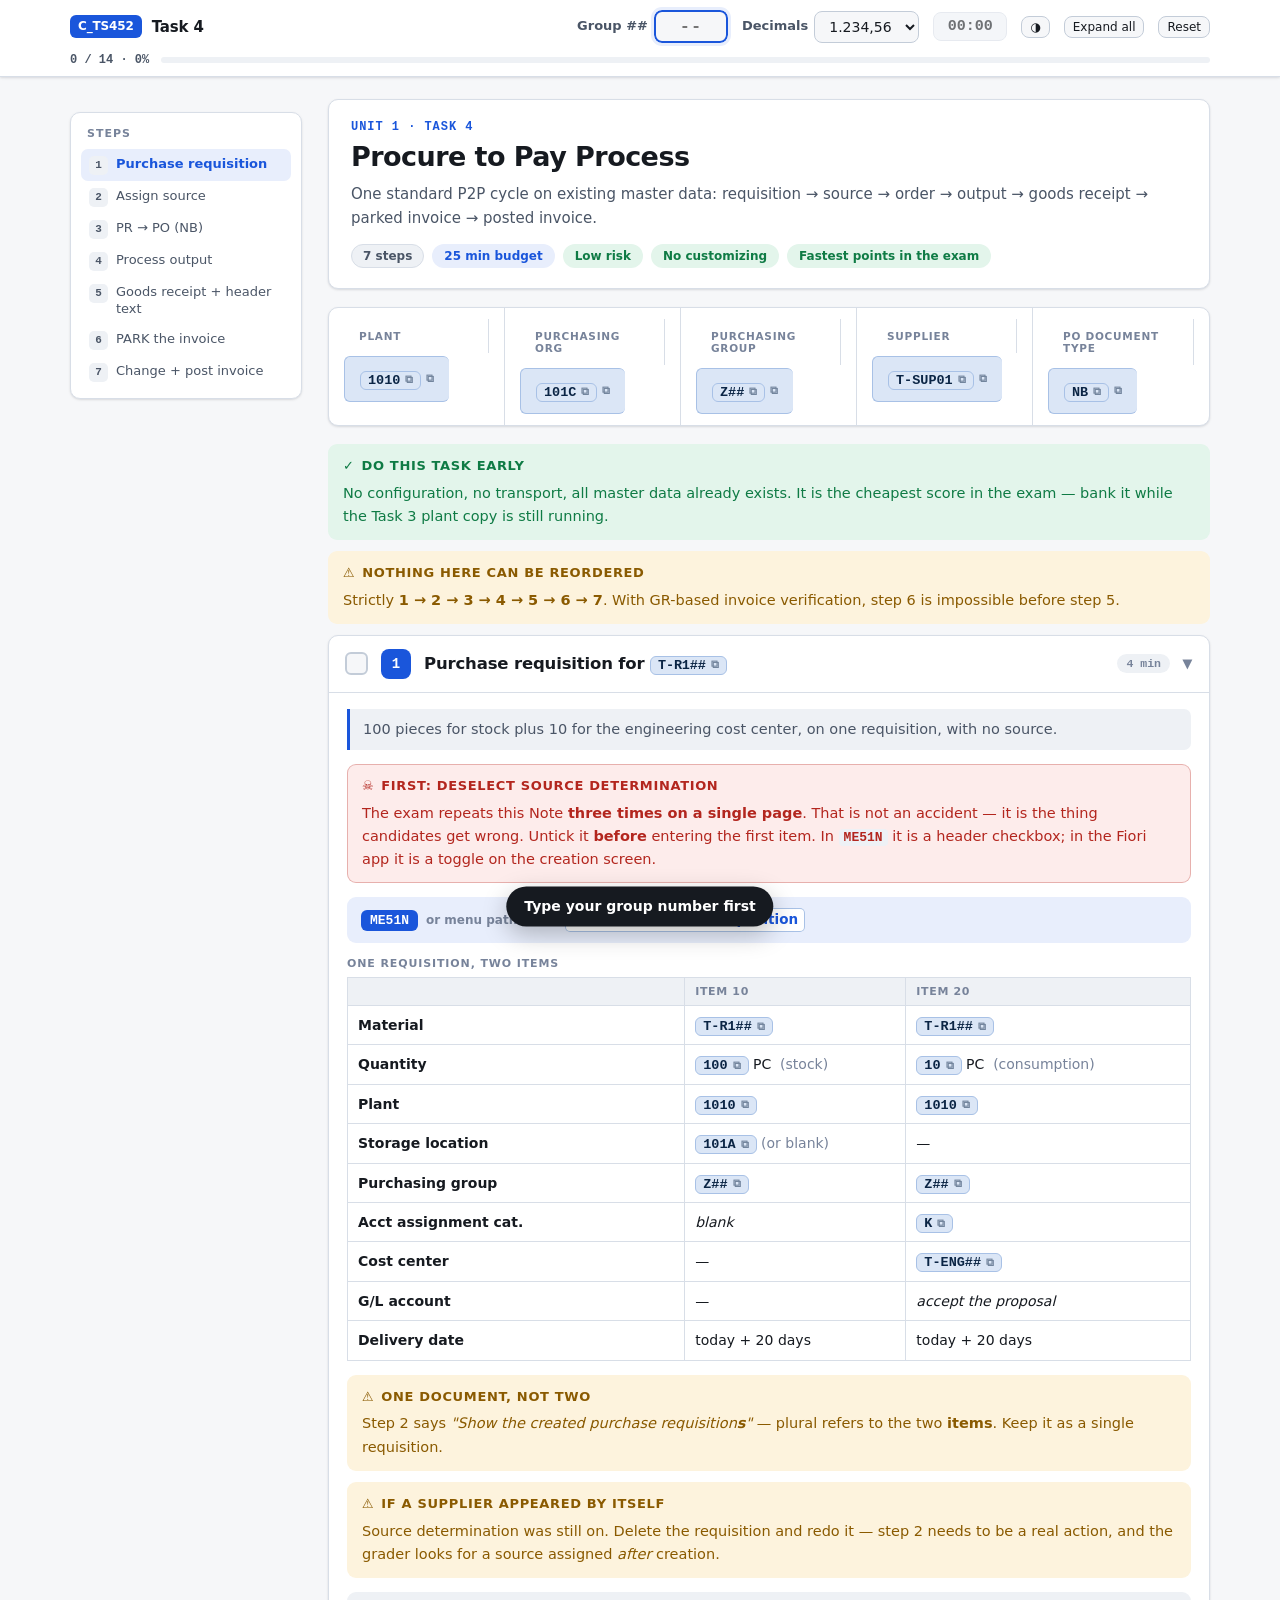
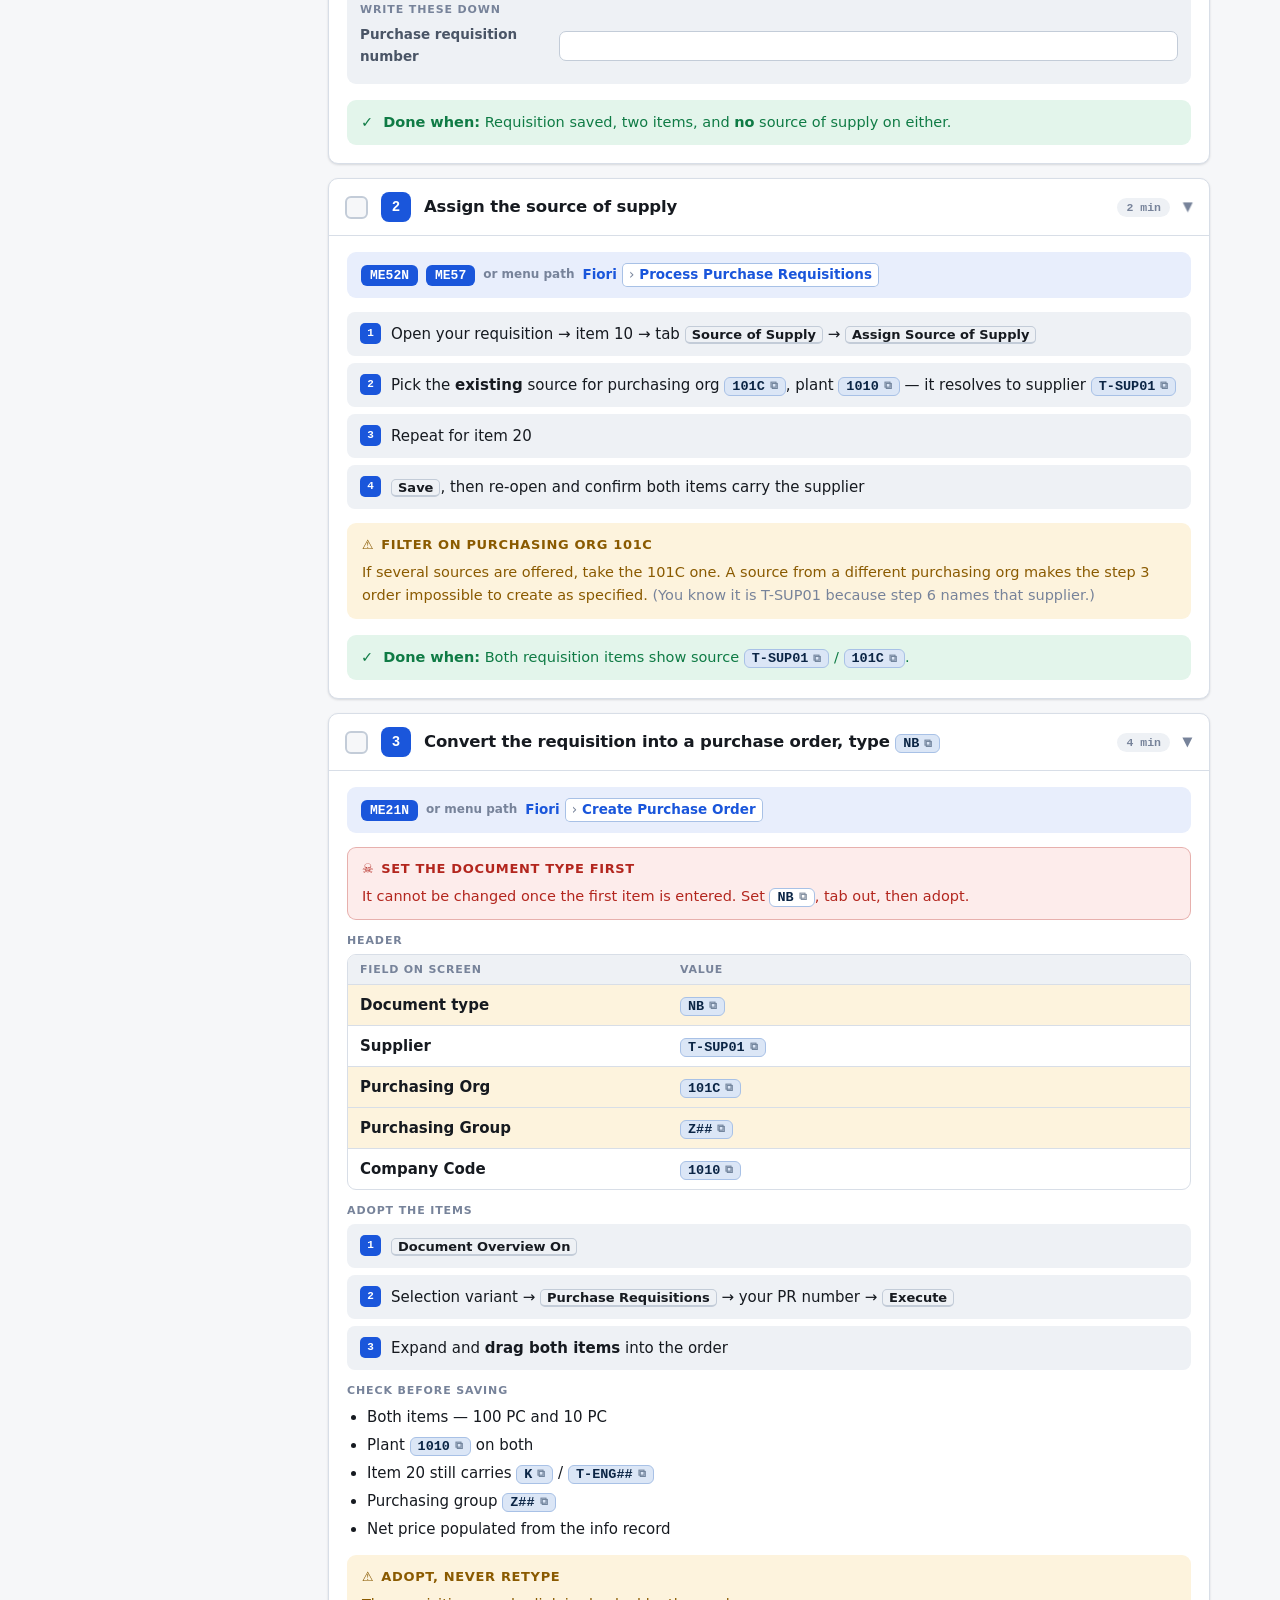
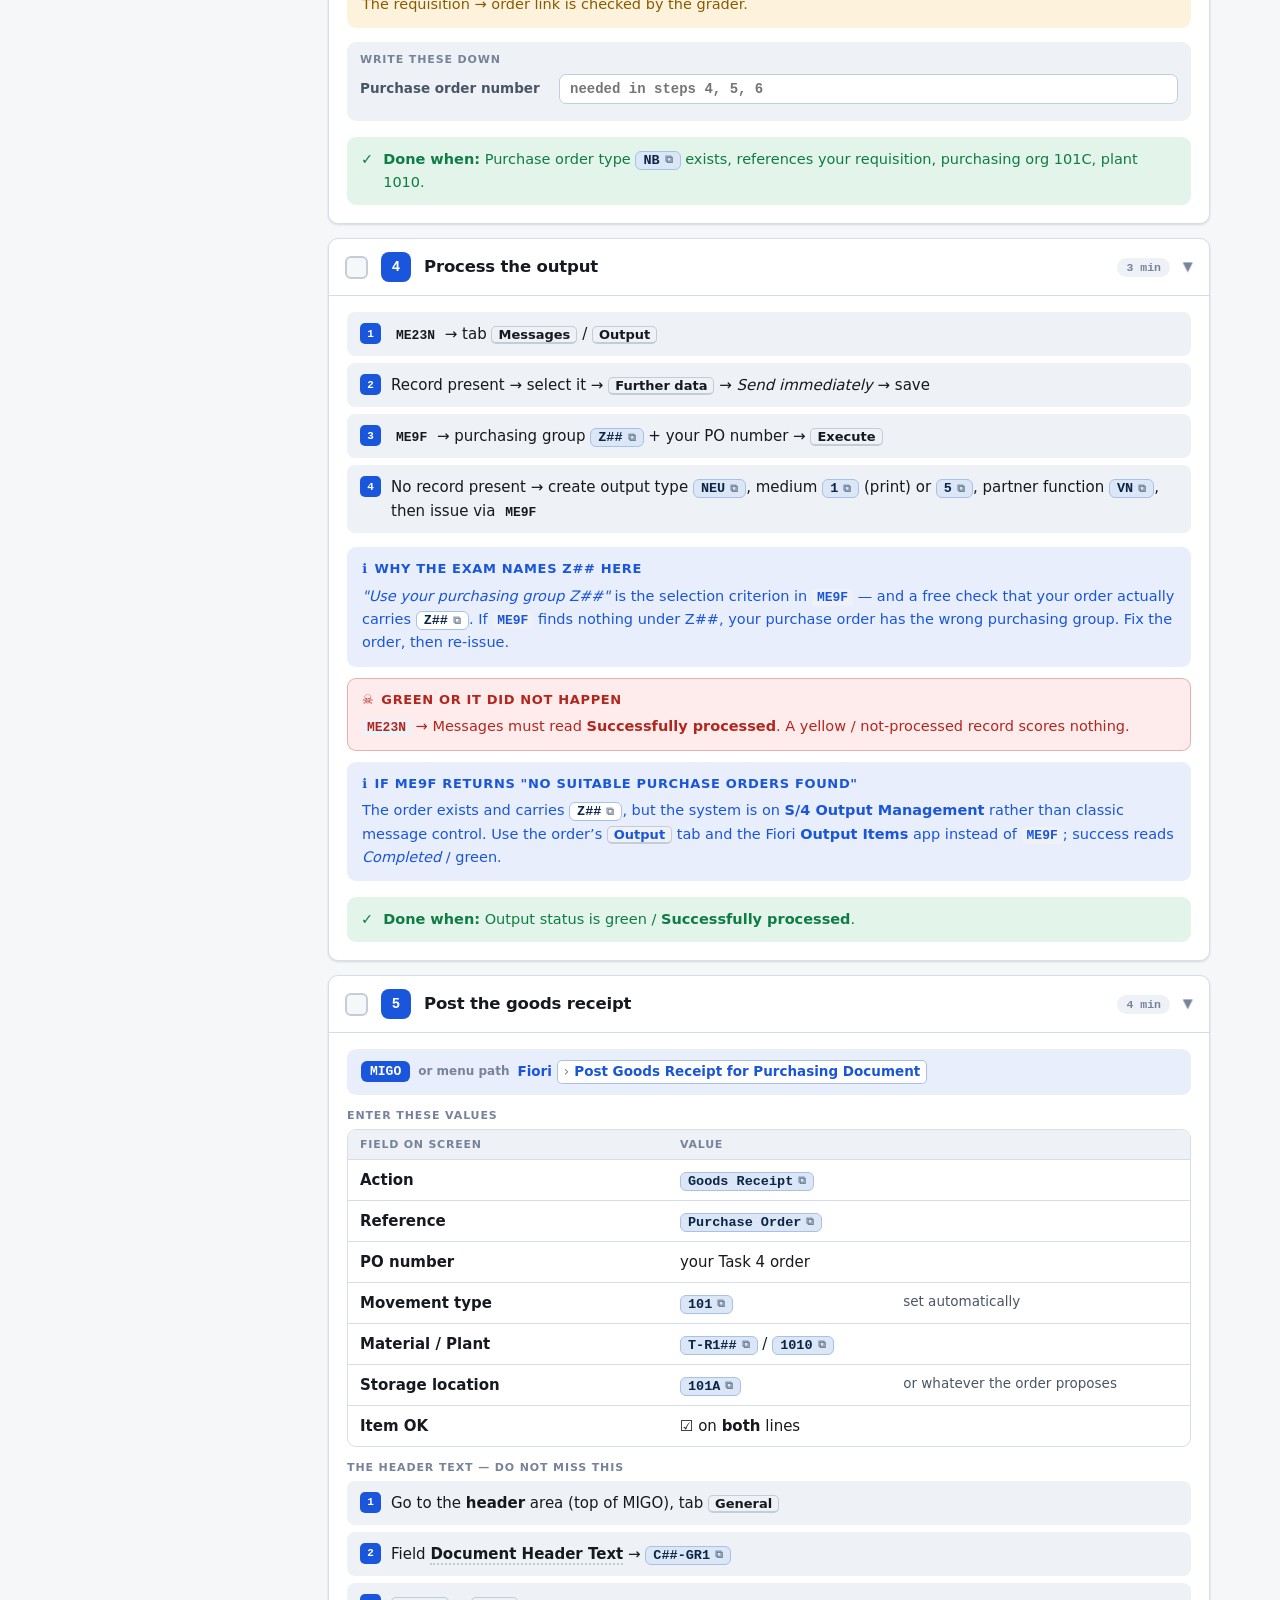
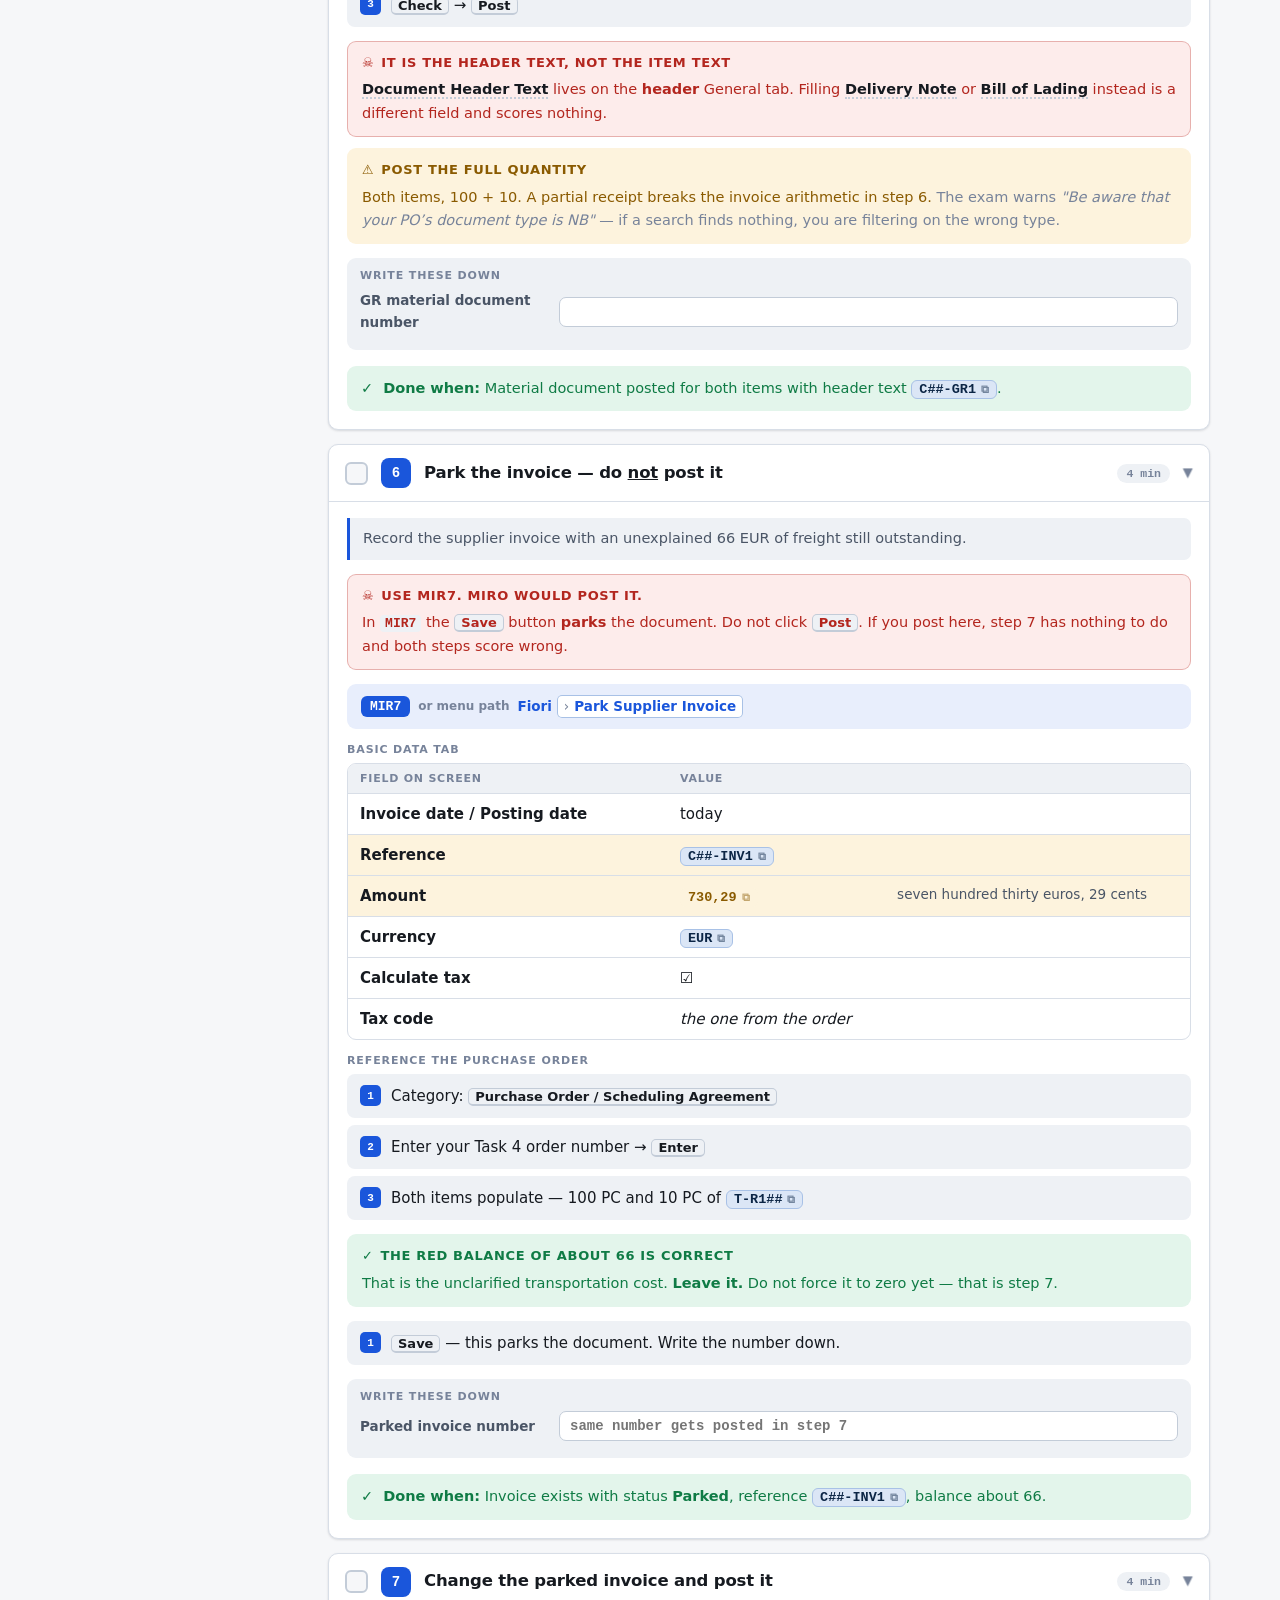
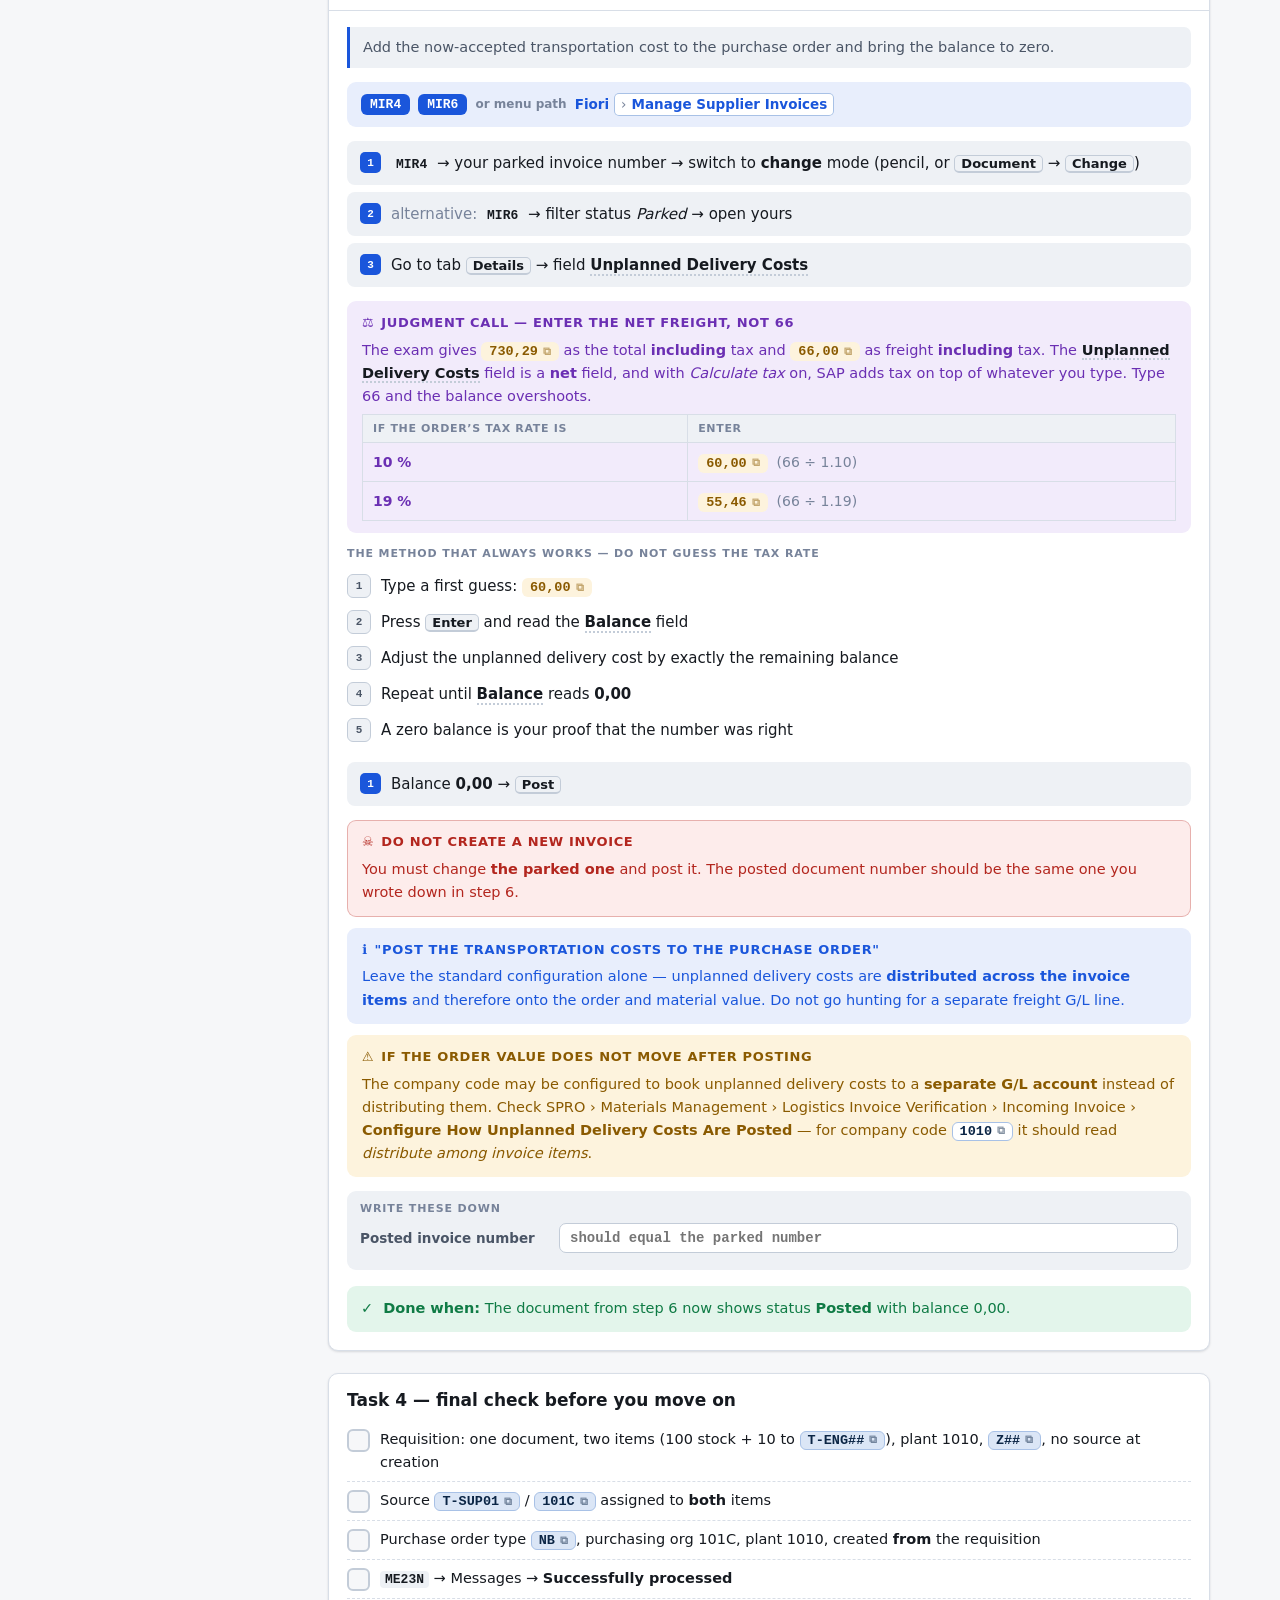
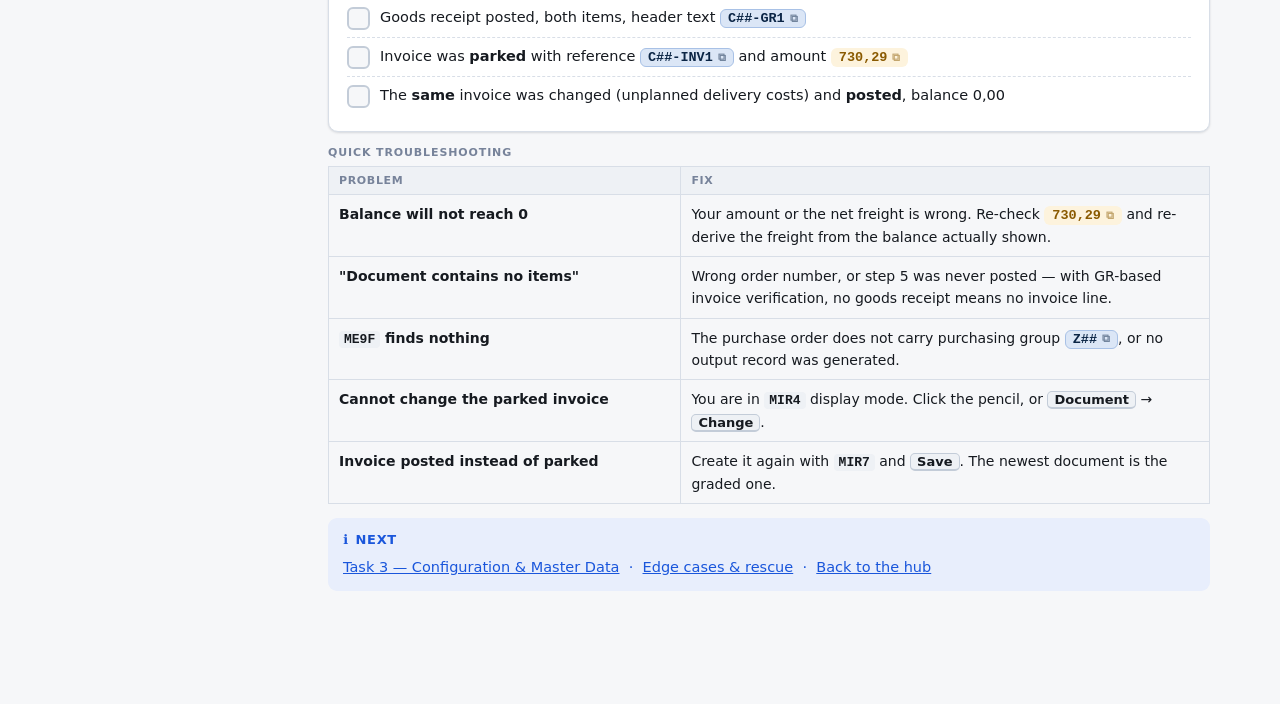
<file: task4.html>
<!DOCTYPE html>
<html lang="en">
<head>
<meta charset="utf-8">
<meta name="viewport" content="width=device-width,initial-scale=1">
<title>Task 4 — Procure to Pay · C_TS452</title>
<meta name="description" content="Interactive step-by-step runbook for the SAP C_TS452 practical assessment - S/4HANA Cloud Private Edition, Sourcing and Procurement.">
<meta name="theme-color" content="#1a56db">
<meta name="color-scheme" content="light dark">
<link rel="manifest" href="manifest.webmanifest">
<link rel="icon" href="assets/icon.svg" type="image/svg+xml">
<link rel="apple-touch-icon" href="assets/icon.svg">
<link rel="stylesheet" href="assets/app.css">
</head>
<body>
<script src="assets/app.js"></script>
<script>
var TASK = {
id:'t4', num:4, budget:25,
title:'Procure to Pay Process',
subtitle:'One standard P2P cycle on existing master data: requisition → source → order → output → goods receipt → parked invoice → posted invoice.',
pills:[['7 steps'],['25 min budget','b'],['Low risk','g'],['No customizing','g'],['Fastest points in the exam','g']],
org:[
 ['Plant','<v>1010</v>'],
 ['Purchasing org','<v>101C</v>'],
 ['Purchasing group','<v>Z##</v>'],
 ['Supplier','<v>T-SUP01</v>'],
 ['PO document type','<v>NB</v>']
],

intro:[
 {t:'co',kind:'ok',hd:'Do this task early',
  html:'No configuration, no transport, all master data already exists. It is the cheapest score in the exam — bank it while the Task 3 plant copy is still running.'},
 {t:'co',kind:'warn',hd:'Nothing here can be reordered',
  html:'Strictly <b>1 → 2 → 3 → 4 → 5 → 6 → 7</b>. With GR-based invoice verification, step 6 is impossible before step 5.'}
],

steps:[
/* --------- 1 --------- */
{
n:1, est:4, railTitle:'Purchase requisition',
title:'Purchase requisition for <v>T-R1##</v>',
goal:'100 pieces for stock plus 10 for the engineering cost center, on one requisition, with no source.',
blocks:[
{t:'co',kind:'danger',hd:'FIRST: deselect Source Determination',
 html:'The exam repeats this Note <b>three times on a single page</b>. That is not an accident — it is the thing candidates get wrong. '+
      'Untick it <b>before</b> entering the first item. In <code>ME51N</code> it is a header checkbox; in the Fiori app it is a toggle on the creation screen.'},
{t:'path',tcode:'ME51N',crumbs:['Fiori','Create Purchase Requisition']},
{t:'table',h:'One requisition, two items',cols:['','Item 10','Item 20'],rows:[
 ['Material','<v>T-R1##</v>','<v>T-R1##</v>'],
 ['Quantity','<v>100</v> PC &nbsp;<span style="color:var(--tx3)">(stock)</span>','<v>10</v> PC &nbsp;<span style="color:var(--tx3)">(consumption)</span>'],
 ['Plant','<v>1010</v>','<v>1010</v>'],
 ['Storage location','<v>101A</v> <span style="color:var(--tx3)">(or blank)</span>','—'],
 ['Purchasing group','<v>Z##</v>','<v>Z##</v>'],
 ['Acct assignment cat.','<i>blank</i>','<v>K</v>'],
 ['Cost center','—','<v>T-ENG##</v>'],
 ['G/L account','—','<i>accept the proposal</i>'],
 ['Delivery date','today + 20 days','today + 20 days']
]},
{t:'co',kind:'warn',hd:'One document, not two',
 html:'Step 2 says <i>"Show the created purchase requisition<b>s</b>"</i> — plural refers to the two <b>items</b>. Keep it as a single requisition.'},
{t:'co',kind:'warn',hd:'If a supplier appeared by itself',
 html:'Source determination was still on. Delete the requisition and redo it — step 2 needs to be a real action, and the grader looks for a source assigned <i>after</i> creation.'},
{t:'logs',items:[['pr','Purchase requisition number','']]}
],
done:'Requisition saved, two items, and <b>no</b> source of supply on either.'
},

/* --------- 2 --------- */
{
n:2, est:2, railTitle:'Assign source',
title:'Assign the source of supply',
blocks:[
{t:'path',tcode:['ME52N','ME57'],crumbs:['Fiori','Process Purchase Requisitions']},
{t:'click',items:[
 'Open your requisition → item 10 → tab <k>Source of Supply</k> → <k>Assign Source of Supply</k>',
 'Pick the <b>existing</b> source for purchasing org <v>101C</v>, plant <v>1010</v> — it resolves to supplier <v>T-SUP01</v>',
 'Repeat for item 20',
 '<k>Save</k>, then re-open and confirm both items carry the supplier'
]},
{t:'co',kind:'warn',hd:'Filter on purchasing org 101C',
 html:'If several sources are offered, take the 101C one. A source from a different purchasing org makes the step 3 order impossible to create as specified. '+
      '<span style="color:var(--tx3)">(You know it is T-SUP01 because step 6 names that supplier.)</span>'}
],
done:'Both requisition items show source <v>T-SUP01</v> / <v>101C</v>.'
},

/* --------- 3 --------- */
{
n:3, est:4, railTitle:'PR → PO (NB)',
title:'Convert the requisition into a purchase order, type <v>NB</v>',
blocks:[
{t:'path',tcode:'ME21N',crumbs:['Fiori','Create Purchase Order']},
{t:'co',kind:'danger',hd:'Set the document type FIRST',
 html:'It cannot be changed once the first item is entered. Set <v>NB</v>, tab out, then adopt.'},
{t:'fields',h:'Header',rows:[
 ['Document type','<v>NB</v>','',1],
 ['Supplier','<v>T-SUP01</v>',''],
 ['Purchasing Org','<v>101C</v>','',1],
 ['Purchasing Group','<v>Z##</v>','',1],
 ['Company Code','<v>1010</v>','']
]},
{t:'click',h:'Adopt the items',items:[
 '<k>Document Overview On</k>',
 'Selection variant → <k>Purchase Requisitions</k> → your PR number → <k>Execute</k>',
 'Expand and <b>drag both items</b> into the order'
]},
{t:'list',h:'Check before saving',ol:false,items:[
 'Both items — 100 PC and 10 PC',
 'Plant <v>1010</v> on both',
 'Item 20 still carries <v>K</v> / <v>T-ENG##</v>',
 'Purchasing group <v>Z##</v>',
 'Net price populated from the info record'
]},
{t:'co',kind:'warn',hd:'Adopt, never retype',html:'The requisition → order link is checked by the grader.'},
{t:'logs',items:[['po','Purchase order number','needed in steps 4, 5, 6']]}
],
done:'Purchase order type <v>NB</v> exists, references your requisition, purchasing org 101C, plant 1010.'
},

/* --------- 4 --------- */
{
n:4, est:3, railTitle:'Process output',
title:'Process the output',
blocks:[
{t:'click',items:[
 '<code>ME23N</code> → tab <k>Messages</k> / <k>Output</k>',
 'Record present → select it → <k>Further data</k> → <i>Send immediately</i> → save',
 '<code>ME9F</code> → purchasing group <v>Z##</v> + your PO number → <k>Execute</k>',
 'No record present → create output type <v>NEU</v>, medium <v>1</v> (print) or <v>5</v>, partner function <v>VN</v>, then issue via <code>ME9F</code>'
]},
{t:'co',kind:'info',hd:'Why the exam names Z## here',
 html:'<i>"Use your purchasing group Z##"</i> is the selection criterion in <code>ME9F</code> — and a free check that your order actually carries <v>Z##</v>. '+
      'If <code>ME9F</code> finds nothing under Z##, your purchase order has the wrong purchasing group. Fix the order, then re-issue.'},
{t:'co',kind:'danger',hd:'Green or it did not happen',
 html:'<code>ME23N</code> → Messages must read <b>Successfully processed</b>. A yellow / not-processed record scores nothing.'},

{t:'co',kind:'info',hd:'If ME9F returns "no suitable purchase orders found"',
 html:'The order exists and carries <v>Z##</v>, but the system is on <b>S/4 Output Management</b> rather than classic message control. '+
 'Use the order\u2019s <k>Output</k> tab and the Fiori <b>Output Items</b> app instead of <code>ME9F</code>; success reads <i>Completed</i> / green.'}
],
done:'Output status is green / <b>Successfully processed</b>.'
},

/* --------- 5 --------- */
{
n:5, est:4, railTitle:'Goods receipt + header text',
title:'Post the goods receipt',
blocks:[
{t:'path',tcode:'MIGO',crumbs:['Fiori','Post Goods Receipt for Purchasing Document']},
{t:'fields',rows:[
 ['Action','<v>Goods Receipt</v>',''],
 ['Reference','<v>Purchase Order</v>',''],
 ['PO number','your Task 4 order',''],
 ['Movement type','<v>101</v>','set automatically'],
 ['Material / Plant','<v>T-R1##</v> / <v>1010</v>',''],
 ['Storage location','<v>101A</v>','or whatever the order proposes'],
 ['Item OK','☑ on <b>both</b> lines','']
]},
{t:'click',h:'The header text — do not miss this',items:[
 'Go to the <b>header</b> area (top of MIGO), tab <k>General</k>',
 'Field <f>Document Header Text</f> → <v>C##-GR1</v>',
 '<k>Check</k> → <k>Post</k>'
]},
{t:'co',kind:'danger',hd:'It is the HEADER text, not the item text',
 html:'<f>Document Header Text</f> lives on the <b>header</b> General tab. Filling <f>Delivery Note</f> or <f>Bill of Lading</f> instead is a different field and scores nothing.'},
{t:'co',kind:'warn',hd:'Post the full quantity',
 html:'Both items, 100 + 10. A partial receipt breaks the invoice arithmetic in step 6. '+
      '<span style="color:var(--tx3)">The exam warns <i>"Be aware that your PO’s document type is NB"</i> — if a search finds nothing, you are filtering on the wrong type.</span>'},
{t:'logs',items:[['gr','GR material document number','']]}
],
done:'Material document posted for both items with header text <v>C##-GR1</v>.'
},

/* --------- 6 --------- */
{
n:6, est:4, railTitle:'PARK the invoice',
title:'Park the invoice — do <u>not</u> post it',
goal:'Record the supplier invoice with an unexplained 66 EUR of freight still outstanding.',
blocks:[
{t:'co',kind:'danger',hd:'Use MIR7. MIRO would post it.',
 html:'In <code>MIR7</code> the <k>Save</k> button <b>parks</b> the document. Do not click <k>Post</k>. '+
      'If you post here, step 7 has nothing to do and both steps score wrong.'},
{t:'path',tcode:'MIR7',crumbs:['Fiori','Park Supplier Invoice']},
{t:'fields',h:'Basic data tab',rows:[
 ['Invoice date / Posting date','today',''],
 ['Reference','<v>C##-INV1</v>','',1],
 ['Amount','<m>730,29</m>','seven hundred thirty euros, 29 cents',1],
 ['Currency','<v>EUR</v>',''],
 ['Calculate tax','☑',''],
 ['Tax code','<i>the one from the order</i>','']
]},
{t:'click',h:'Reference the purchase order',items:[
 'Category: <k>Purchase Order / Scheduling Agreement</k>',
 'Enter your Task 4 order number → <k>Enter</k>',
 'Both items populate — 100 PC and 10 PC of <v>T-R1##</v>'
]},
{t:'co',kind:'ok',hd:'The red balance of about 66 is CORRECT',
 html:'That is the unclarified transportation cost. <b>Leave it.</b> Do not force it to zero yet — that is step 7.'},
{t:'click',items:['<k>Save</k> — this parks the document. Write the number down.']},
{t:'logs',items:[['inv','Parked invoice number','same number gets posted in step 7']]}
],
done:'Invoice exists with status <b>Parked</b>, reference <v>C##-INV1</v>, balance about 66.'
},

/* --------- 7 --------- */
{
n:7, est:4, railTitle:'Change + post invoice',
title:'Change the parked invoice and post it',
goal:'Add the now-accepted transportation cost to the purchase order and bring the balance to zero.',
blocks:[
{t:'path',tcode:['MIR4','MIR6'],crumbs:['Fiori','Manage Supplier Invoices']},
{t:'click',items:[
 '<code>MIR4</code> → your parked invoice number → switch to <b>change</b> mode (pencil, or <k>Document</k> → <k>Change</k>)',
 '<span style="color:var(--tx3)">alternative:</span> <code>MIR6</code> → filter status <i>Parked</i> → open yours',
 'Go to tab <k>Details</k> → field <f>Unplanned Delivery Costs</f>'
]},
{t:'co',kind:'jud',hd:'Judgment call — enter the NET freight, not 66',
 html:'<p>The exam gives <m>730,29</m> as the total <b>including</b> tax and <m>66,00</m> as freight <b>including</b> tax. '+
 'The <f>Unplanned Delivery Costs</f> field is a <b>net</b> field, and with <i>Calculate tax</i> on, SAP adds tax on top of whatever you type. '+
 'Type 66 and the balance overshoots.</p>'+
 '<table class="dc"><tr><th>If the order’s tax rate is</th><th>Enter</th></tr>'+
 '<tr><td>10 %</td><td><m>60,00</m> &nbsp;<span style="color:var(--tx3)">(66 ÷ 1.10)</span></td></tr>'+
 '<tr><td>19 %</td><td><m>55,46</m> &nbsp;<span style="color:var(--tx3)">(66 ÷ 1.19)</span></td></tr></table>'},
{t:'list',h:'The method that always works — do not guess the tax rate',items:[
 'Type a first guess: <m>60,00</m>',
 'Press <k>Enter</k> and read the <f>Balance</f> field',
 'Adjust the unplanned delivery cost by exactly the remaining balance',
 'Repeat until <f>Balance</f> reads <b>0,00</b>',
 'A zero balance is your proof that the number was right'
]},
{t:'click',items:['Balance <b>0,00</b> → <k>Post</k>']},
{t:'co',kind:'danger',hd:'Do not create a new invoice',
 html:'You must change <b>the parked one</b> and post it. The posted document number should be the same one you wrote down in step 6.'},
{t:'co',kind:'info',hd:'"post the transportation costs to the purchase order"',
 html:'Leave the standard configuration alone — unplanned delivery costs are <b>distributed across the invoice items</b> and therefore onto the order and material value. '+
      'Do not go hunting for a separate freight G/L line.'},

{t:'co',kind:'warn',hd:'If the order value does not move after posting',
 html:'The company code may be configured to book unplanned delivery costs to a <b>separate G/L account</b> instead of distributing them. '+
 'Check SPRO \u203a Materials Management \u203a Logistics Invoice Verification \u203a Incoming Invoice \u203a '+
 '<b>Configure How Unplanned Delivery Costs Are Posted</b> \u2014 for company code <v>1010</v> it should read <i>distribute among invoice items</i>.'},
{t:'logs',items:[['invp','Posted invoice number','should equal the parked number']]}
],
done:'The document from step 6 now shows status <b>Posted</b> with balance 0,00.'
}
],

check:[
 'Requisition: one document, two items (100 stock + 10 to <v>T-ENG##</v>), plant 1010, <v>Z##</v>, no source at creation',
 'Source <v>T-SUP01</v> / <v>101C</v> assigned to <b>both</b> items',
 'Purchase order type <v>NB</v>, purchasing org 101C, plant 1010, created <b>from</b> the requisition',
 '<code>ME23N</code> → Messages → <b>Successfully processed</b>',
 'Goods receipt posted, both items, header text <v>C##-GR1</v>',
 'Invoice was <b>parked</b> with reference <v>C##-INV1</v> and amount <m>730,29</m>',
 'The <b>same</b> invoice was changed (unplanned delivery costs) and <b>posted</b>, balance 0,00'
],

outro:[
 {t:'table',h:'Quick troubleshooting',cols:['Problem','Fix'],rows:[
  ['Balance will not reach 0','Your amount or the net freight is wrong. Re-check <m>730,29</m> and re-derive the freight from the balance actually shown.'],
  ['&quot;Document contains no items&quot;','Wrong order number, or step 5 was never posted — with GR-based invoice verification, no goods receipt means no invoice line.'],
  ['<code>ME9F</code> finds nothing','The purchase order does not carry purchasing group <v>Z##</v>, or no output record was generated.'],
  ['Cannot change the parked invoice','You are in <code>MIR4</code> display mode. Click the pencil, or <k>Document</k> → <k>Change</k>.'],
  ['Invoice posted instead of parked','Create it again with <code>MIR7</code> and <k>Save</k>. The newest document is the graded one.']
 ]},
 {t:'co',kind:'info',hd:'Next',
  html:'<a href="task3.html" data-tasklink="task3.html">Task 3 — Configuration &amp; Master Data</a> &nbsp;·&nbsp; '+
       '<a href="edge-cases.html" data-tasklink="edge-cases.html">Edge cases &amp; rescue</a> &nbsp;\u00b7&nbsp; <a href="index.html" data-tasklink="index.html">Back to the hub</a>'}
]
};
CTSbuild(TASK);
</script>
</body>
</html>
</file>
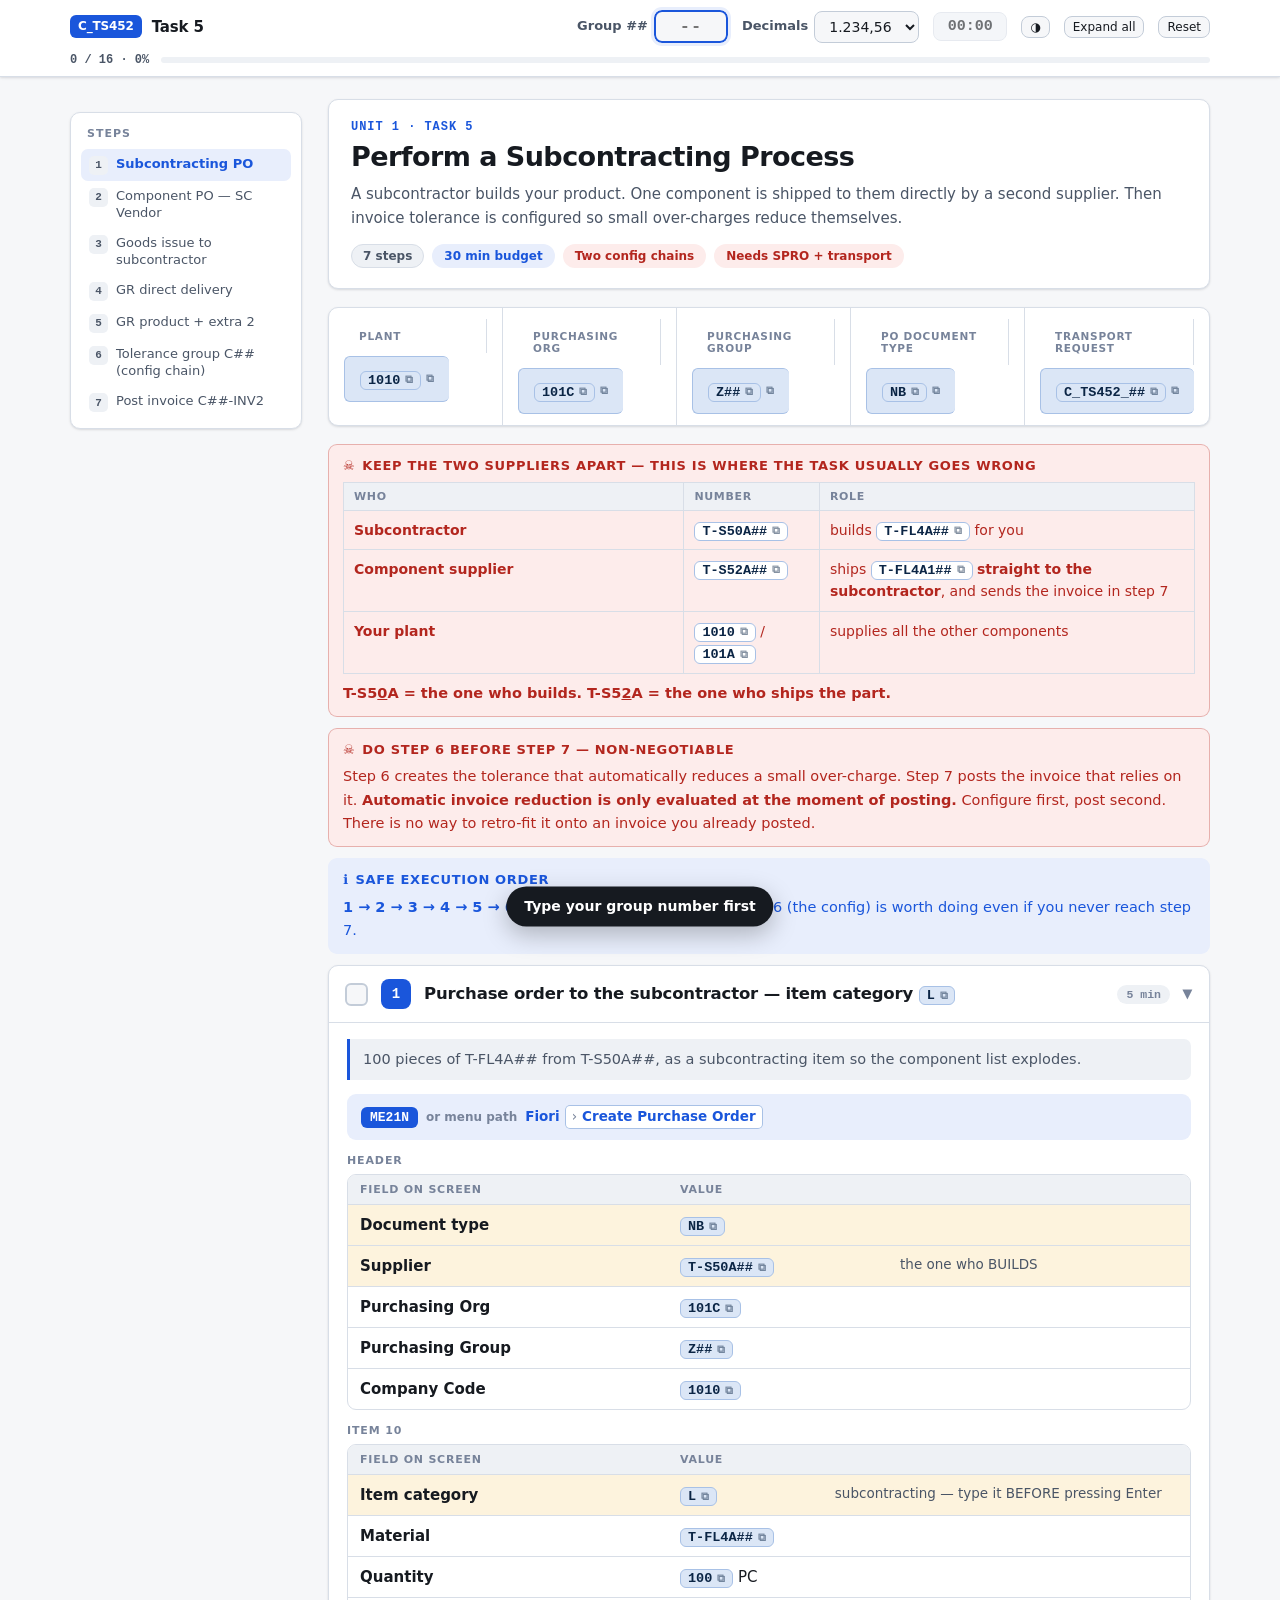
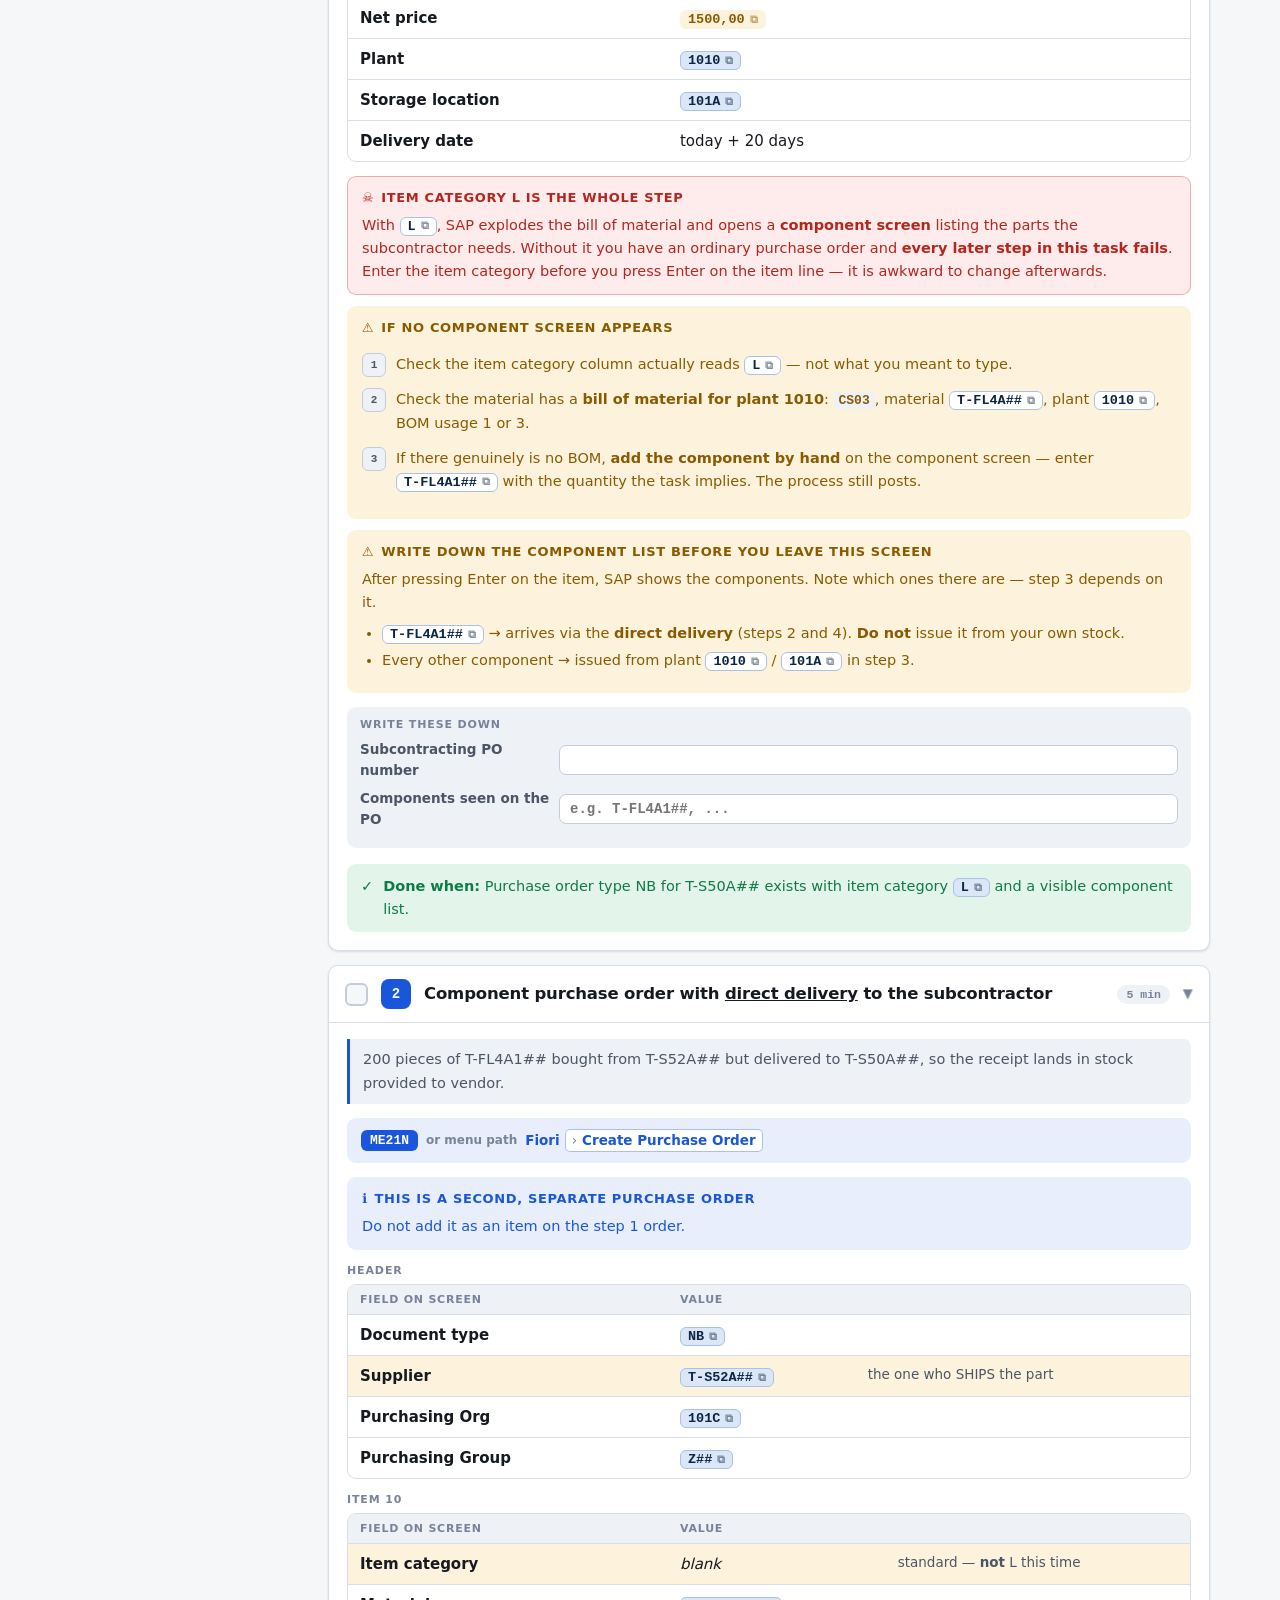
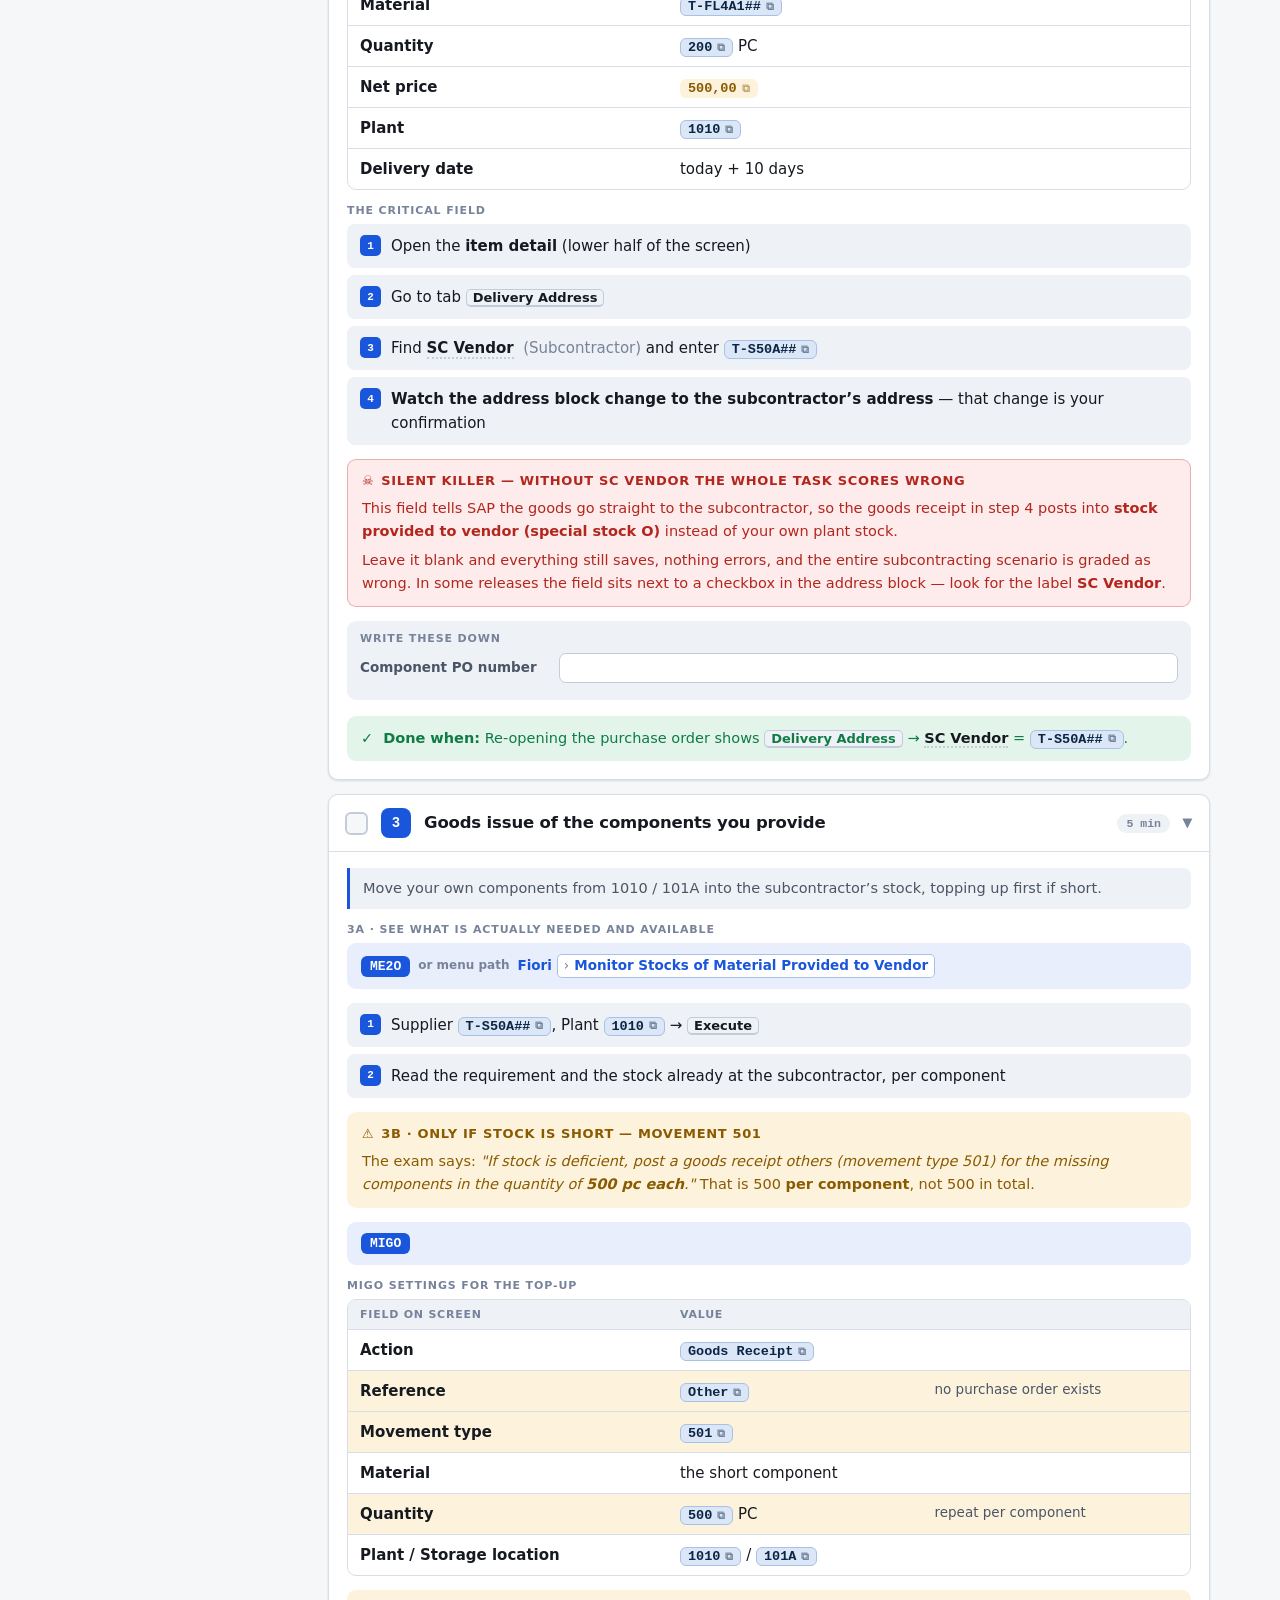
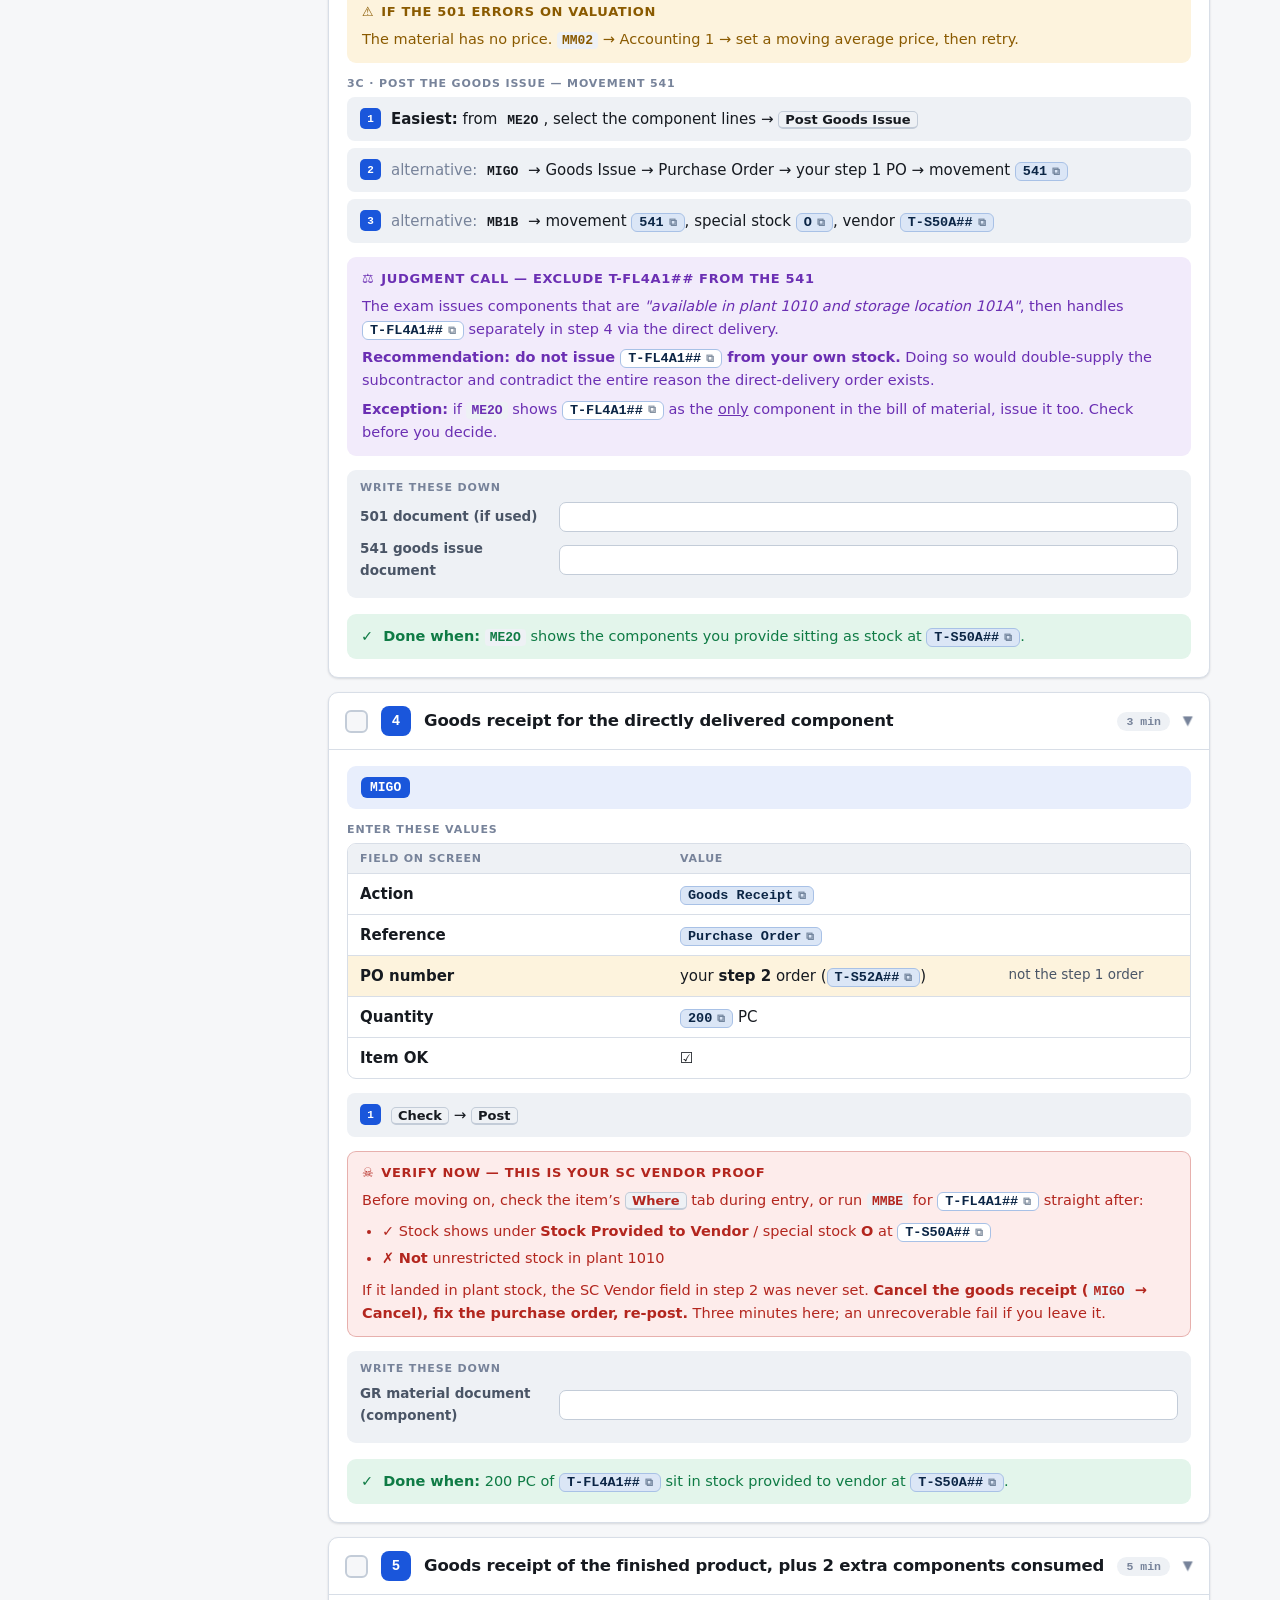
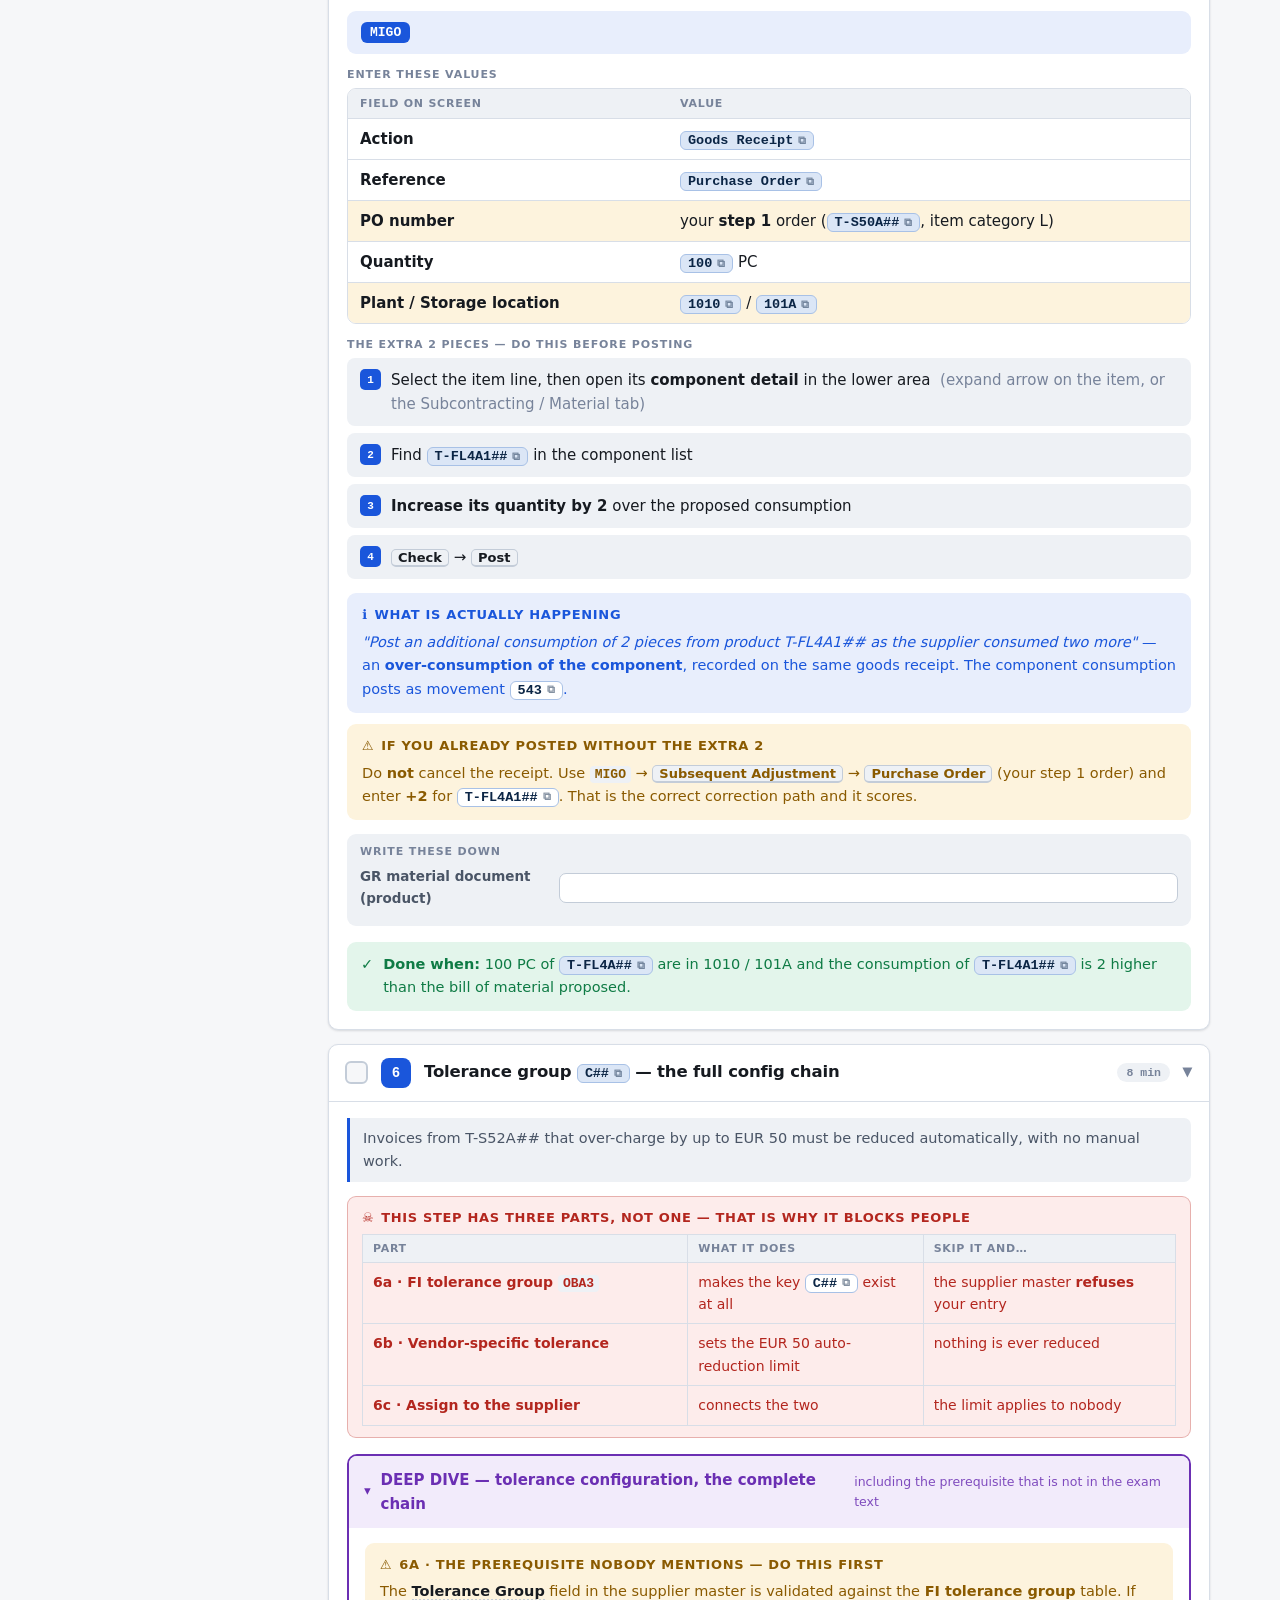
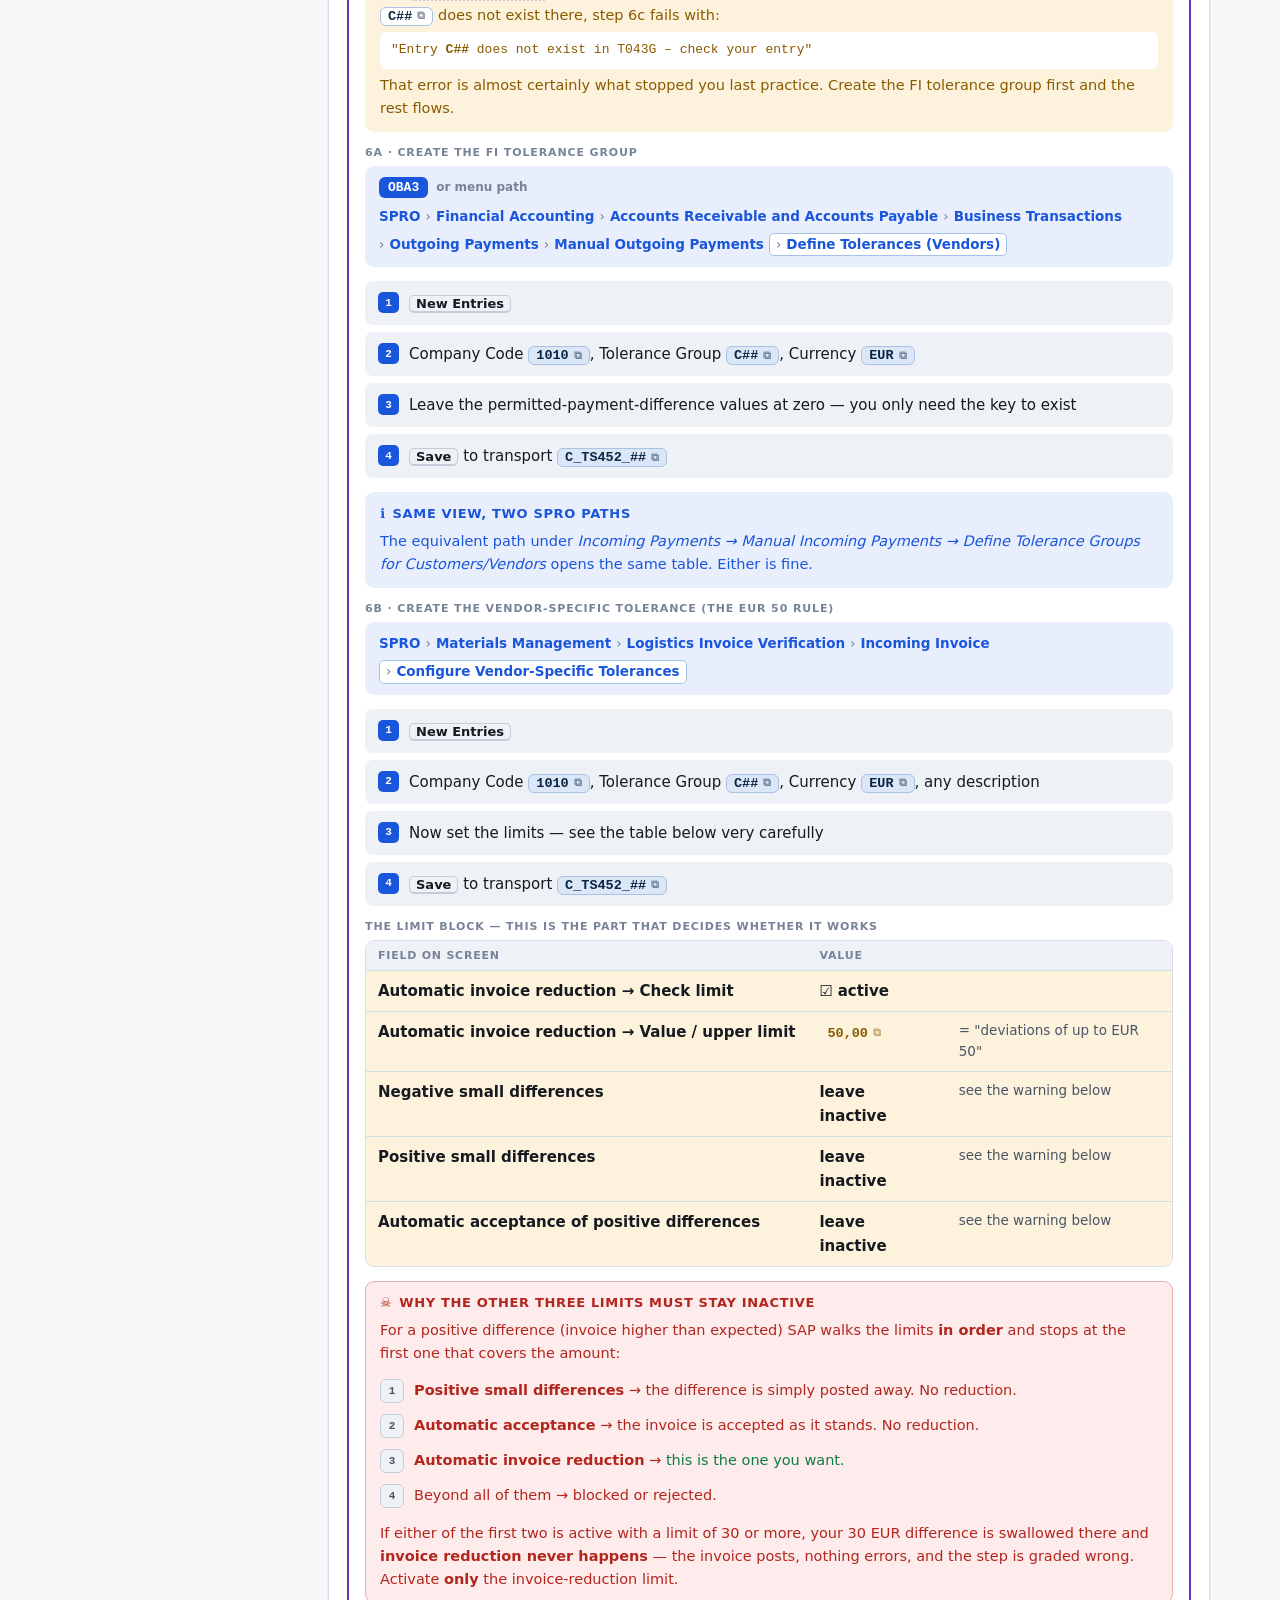
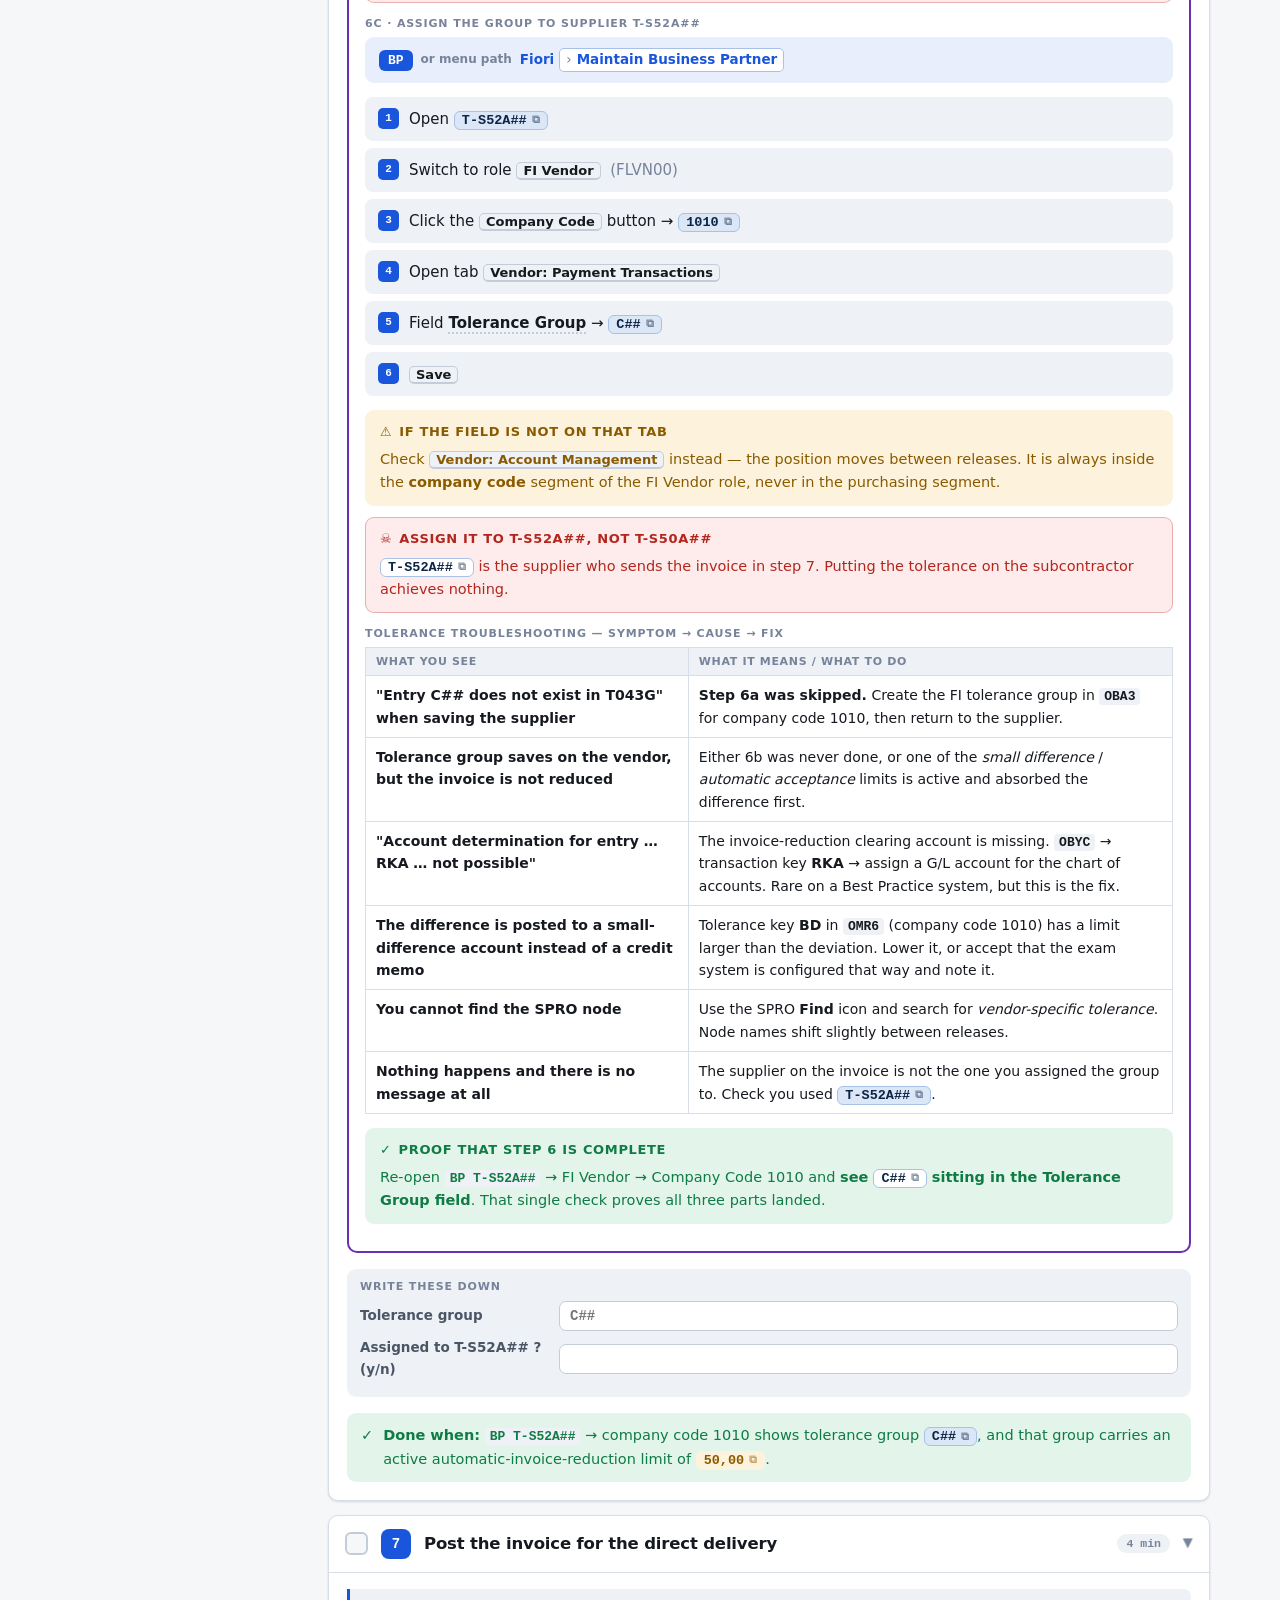
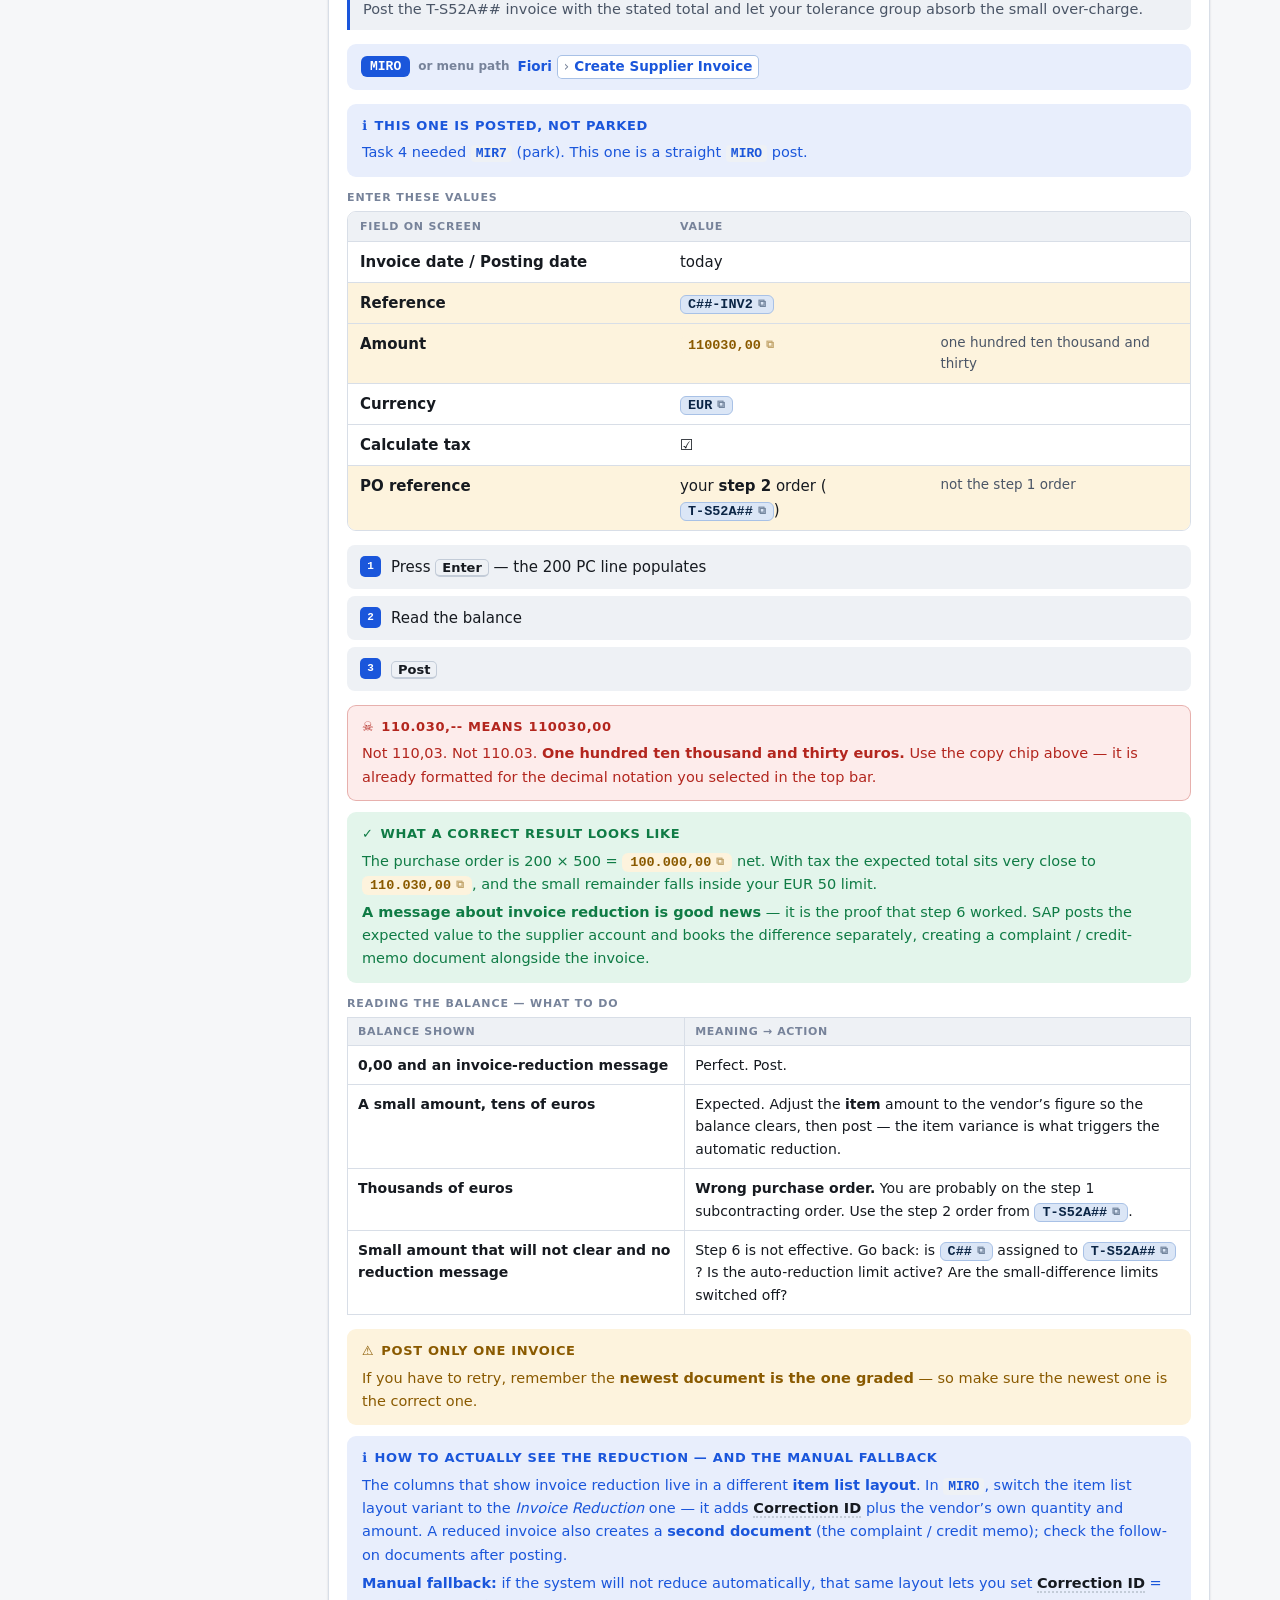
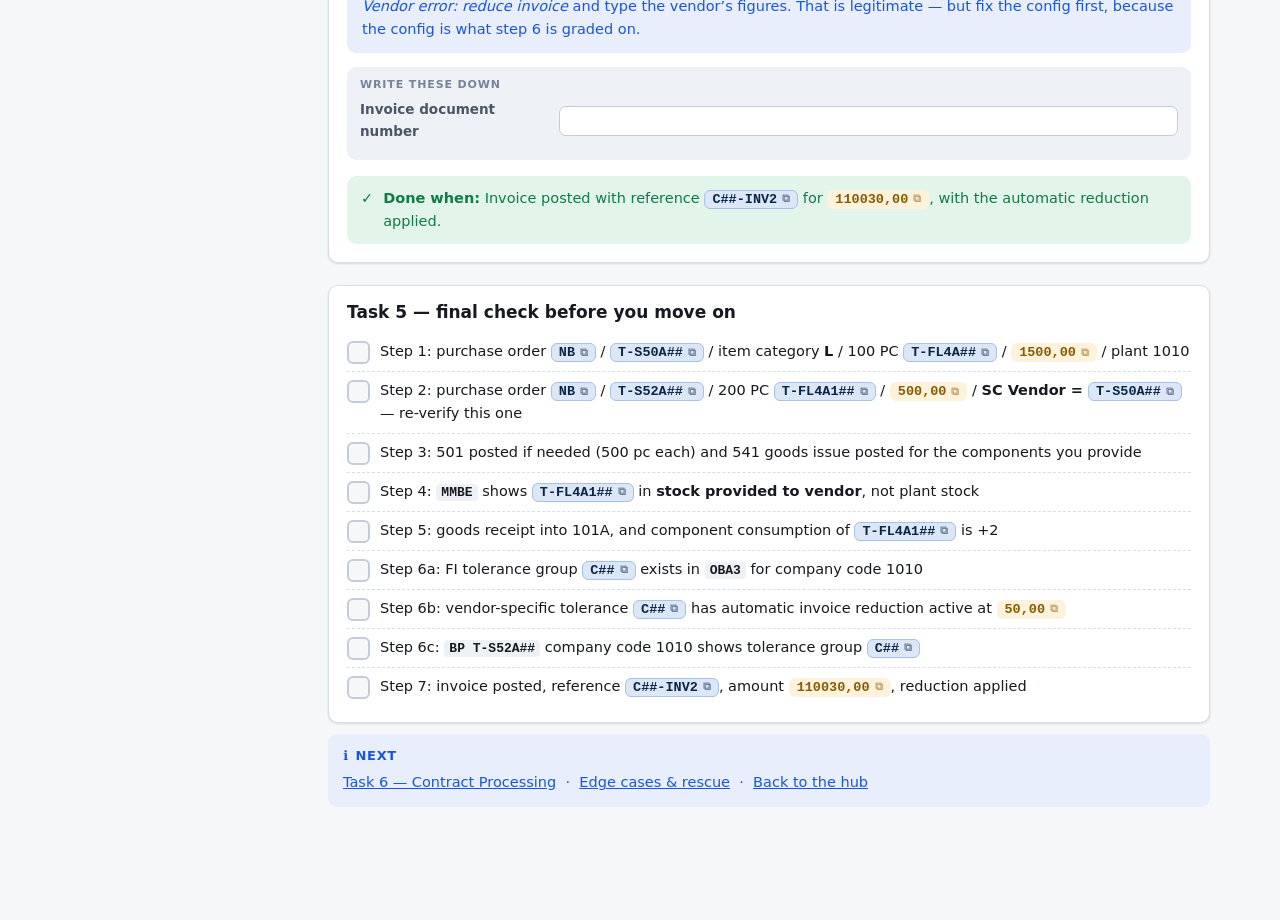
<file: task5.html>
<!DOCTYPE html>
<html lang="en">
<head>
<meta charset="utf-8">
<meta name="viewport" content="width=device-width,initial-scale=1">
<title>Task 5 — Subcontracting · C_TS452</title>
<meta name="description" content="Interactive step-by-step runbook for the SAP C_TS452 practical assessment - S/4HANA Cloud Private Edition, Sourcing and Procurement.">
<meta name="theme-color" content="#1a56db">
<meta name="color-scheme" content="light dark">
<link rel="manifest" href="manifest.webmanifest">
<link rel="icon" href="assets/icon.svg" type="image/svg+xml">
<link rel="apple-touch-icon" href="assets/icon.svg">
<link rel="stylesheet" href="assets/app.css">
</head>
<body>
<script src="assets/app.js"></script>
<script>
var TASK = {
id:'t5', num:5, budget:30,
title:'Perform a Subcontracting Process',
subtitle:'A subcontractor builds your product. One component is shipped to them directly by a second supplier. Then invoice tolerance is configured so small over-charges reduce themselves.',
pills:[['7 steps'],['30 min budget','b'],['Two config chains','r'],['Needs SPRO + transport','r']],
org:[
 ['Plant','<v>1010</v>'],
 ['Purchasing org','<v>101C</v>'],
 ['Purchasing group','<v>Z##</v>'],
 ['PO document type','<v>NB</v>'],
 ['Transport request','<v>C_TS452_##</v>']
],

intro:[
 {t:'co',kind:'danger',hd:'Keep the two suppliers apart — this is where the task usually goes wrong',
  html:'<table class="dc">'+
  '<tr><th>Who</th><th>Number</th><th>Role</th></tr>'+
  '<tr><td><b>Subcontractor</b></td><td><v>T-S50A##</v></td><td>builds <v>T-FL4A##</v> for you</td></tr>'+
  '<tr><td><b>Component supplier</b></td><td><v>T-S52A##</v></td><td>ships <v>T-FL4A1##</v> <b>straight to the subcontractor</b>, and sends the invoice in step 7</td></tr>'+
  '<tr><td>Your plant</td><td><v>1010</v> / <v>101A</v></td><td>supplies all the other components</td></tr></table>'+
  '<p style="margin-top:8px"><b>T-S5<u>0</u>A = the one who builds. T-S5<u>2</u>A = the one who ships the part.</b></p>'},

 {t:'co',kind:'danger',hd:'Do step 6 BEFORE step 7 — non-negotiable',
  html:'Step 6 creates the tolerance that automatically reduces a small over-charge. Step 7 posts the invoice that relies on it. '+
       '<b>Automatic invoice reduction is only evaluated at the moment of posting.</b> Configure first, post second. '+
       'There is no way to retro-fit it onto an invoice you already posted.'},

 {t:'co',kind:'info',hd:'Safe execution order',
  html:'<b>1 → 2 → 3 → 4 → 5 → 6 → 7.</b> If you are short on time, step 6 (the config) is worth doing even if you never reach step 7.'}
],

steps:[
/* ---------------- 1 ---------------- */
{
n:1, est:5, railTitle:'Subcontracting PO',
title:'Purchase order to the subcontractor — item category <v>L</v>',
goal:'100 pieces of T-FL4A## from T-S50A##, as a subcontracting item so the component list explodes.',
blocks:[
{t:'path',tcode:'ME21N',crumbs:['Fiori','Create Purchase Order']},
{t:'fields',h:'Header',rows:[
 ['Document type','<v>NB</v>','',1],
 ['Supplier','<v>T-S50A##</v>','the one who BUILDS',1],
 ['Purchasing Org','<v>101C</v>',''],
 ['Purchasing Group','<v>Z##</v>',''],
 ['Company Code','<v>1010</v>','']
]},
{t:'fields',h:'Item 10',rows:[
 ['Item category','<v>L</v>','subcontracting — type it BEFORE pressing Enter',1],
 ['Material','<v>T-FL4A##</v>',''],
 ['Quantity','<v>100</v> PC',''],
 ['Net price','<m>1500,00</m>',''],
 ['Plant','<v>1010</v>',''],
 ['Storage location','<v>101A</v>',''],
 ['Delivery date','today + 20 days','']
]},
{t:'co',kind:'danger',hd:'Item category L is the whole step',
 html:'With <v>L</v>, SAP explodes the bill of material and opens a <b>component screen</b> listing the parts the subcontractor needs. '+
      'Without it you have an ordinary purchase order and <b>every later step in this task fails</b>. '+
      'Enter the item category before you press Enter on the item line — it is awkward to change afterwards.'},

{t:'co',kind:'warn',hd:'If no component screen appears',
 html:'<ol class="st">'+
 '<li>Check the item category column actually reads <v>L</v> \u2014 not what you meant to type.</li>'+
 '<li>Check the material has a <b>bill of material for plant 1010</b>: <code>CS03</code>, material <v>T-FL4A##</v>, plant <v>1010</v>, BOM usage 1 or 3.</li>'+
 '<li>If there genuinely is no BOM, <b>add the component by hand</b> on the component screen \u2014 enter <v>T-FL4A1##</v> with the quantity the task implies. The process still posts.</li></ol>'},
{t:'co',kind:'warn',hd:'Write down the component list before you leave this screen',
 html:'<p>After pressing Enter on the item, SAP shows the components. Note which ones there are — step 3 depends on it.</p>'+
 '<ul class="bl">'+
 '<li><v>T-FL4A1##</v> → arrives via the <b>direct delivery</b> (steps 2 and 4). <b>Do not</b> issue it from your own stock.</li>'+
 '<li>Every other component → issued from plant <v>1010</v> / <v>101A</v> in step 3.</li></ul>'},
{t:'logs',items:[['po1','Subcontracting PO number',''],['comp','Components seen on the PO','e.g. T-FL4A1##, ...']]}
],
done:'Purchase order type NB for T-S50A## exists with item category <v>L</v> and a visible component list.'
},

/* ---------------- 2 ---------------- */
{
n:2, est:5, railTitle:'Component PO — SC Vendor',
title:'Component purchase order with <u>direct delivery</u> to the subcontractor',
goal:'200 pieces of T-FL4A1## bought from T-S52A## but delivered to T-S50A##, so the receipt lands in stock provided to vendor.',
blocks:[
{t:'path',tcode:'ME21N',crumbs:['Fiori','Create Purchase Order']},
{t:'co',kind:'info',hd:'This is a second, separate purchase order',html:'Do not add it as an item on the step 1 order.'},
{t:'fields',h:'Header',rows:[
 ['Document type','<v>NB</v>',''],
 ['Supplier','<v>T-S52A##</v>','the one who SHIPS the part',1],
 ['Purchasing Org','<v>101C</v>',''],
 ['Purchasing Group','<v>Z##</v>','']
]},
{t:'fields',h:'Item 10',rows:[
 ['Item category','<i>blank</i>','standard — <b>not</b> L this time',1],
 ['Material','<v>T-FL4A1##</v>',''],
 ['Quantity','<v>200</v> PC',''],
 ['Net price','<m>500,00</m>',''],
 ['Plant','<v>1010</v>',''],
 ['Delivery date','today + 10 days','']
]},
{t:'click',h:'THE CRITICAL FIELD',items:[
 'Open the <b>item detail</b> (lower half of the screen)',
 'Go to tab <k>Delivery Address</k>',
 'Find <f>SC Vendor</f> &nbsp;<span style="color:var(--tx3)">(Subcontractor)</span> and enter <v>T-S50A##</v>',
 '<b>Watch the address block change to the subcontractor’s address</b> — that change is your confirmation'
]},
{t:'co',kind:'danger',hd:'Silent killer — without SC Vendor the whole task scores wrong',
 html:'<p>This field tells SAP the goods go straight to the subcontractor, so the goods receipt in step 4 posts into '+
      '<b>stock provided to vendor (special stock O)</b> instead of your own plant stock.</p>'+
      '<p>Leave it blank and everything still saves, nothing errors, and the entire subcontracting scenario is graded as wrong. '+
      'In some releases the field sits next to a checkbox in the address block — look for the label <b>SC Vendor</b>.</p>'},
{t:'logs',items:[['po2','Component PO number','']]}
],
done:'Re-opening the purchase order shows <k>Delivery Address</k> → <f>SC Vendor</f> = <v>T-S50A##</v>.'
},

/* ---------------- 3 ---------------- */
{
n:3, est:5, railTitle:'Goods issue to subcontractor',
title:'Goods issue of the components you provide',
goal:'Move your own components from 1010 / 101A into the subcontractor’s stock, topping up first if short.',
blocks:[
{t:'path',h:'3a · See what is actually needed and available',tcode:'ME2O',
 crumbs:['Fiori','Monitor Stocks of Material Provided to Vendor']},
{t:'click',items:['Supplier <v>T-S50A##</v>, Plant <v>1010</v> → <k>Execute</k>','Read the requirement and the stock already at the subcontractor, per component']},

{t:'co',kind:'warn',hd:'3b · Only if stock is short — movement 501',
 html:'The exam says: <i>"If stock is deficient, post a goods receipt others (movement type 501) for the missing components in the quantity of <b>500 pc each</b>."</i> '+
      'That is 500 <b>per component</b>, not 500 in total.'},
{t:'path',tcode:'MIGO'},
{t:'fields',h:'MIGO settings for the top-up',rows:[
 ['Action','<v>Goods Receipt</v>',''],
 ['Reference','<v>Other</v>','no purchase order exists',1],
 ['Movement type','<v>501</v>','',1],
 ['Material','the short component',''],
 ['Quantity','<v>500</v> PC','repeat per component',1],
 ['Plant / Storage location','<v>1010</v> / <v>101A</v>','']
]},
{t:'co',kind:'warn',hd:'If the 501 errors on valuation',html:'The material has no price. <code>MM02</code> → Accounting 1 → set a moving average price, then retry.'},

{t:'click',h:'3c · Post the goods issue — movement 541',items:[
 '<b>Easiest:</b> from <code>ME2O</code>, select the component lines → <k>Post Goods Issue</k>',
 '<span style="color:var(--tx3)">alternative:</span> <code>MIGO</code> → Goods Issue → Purchase Order → your step 1 PO → movement <v>541</v>',
 '<span style="color:var(--tx3)">alternative:</span> <code>MB1B</code> → movement <v>541</v>, special stock <v>O</v>, vendor <v>T-S50A##</v>'
]},
{t:'co',kind:'jud',hd:'Judgment call — exclude T-FL4A1## from the 541',
 html:'<p>The exam issues components that are <i>"available in plant 1010 and storage location 101A"</i>, then handles <v>T-FL4A1##</v> separately in step 4 via the direct delivery.</p>'+
      '<p><b>Recommendation: do not issue <v>T-FL4A1##</v> from your own stock.</b> Doing so would double-supply the subcontractor and contradict the entire reason the direct-delivery order exists.</p>'+
      '<p><b>Exception:</b> if <code>ME2O</code> shows <v>T-FL4A1##</v> as the <u>only</u> component in the bill of material, issue it too. Check before you decide.</p>'},
{t:'logs',items:[['gi501','501 document (if used)',''],['gi541','541 goods issue document','']]}
],
done:'<code>ME2O</code> shows the components you provide sitting as stock at <v>T-S50A##</v>.'
},

/* ---------------- 4 ---------------- */
{
n:4, est:3, railTitle:'GR direct delivery',
title:'Goods receipt for the directly delivered component',
blocks:[
{t:'path',tcode:'MIGO'},
{t:'fields',rows:[
 ['Action','<v>Goods Receipt</v>',''],
 ['Reference','<v>Purchase Order</v>',''],
 ['PO number','your <b>step 2</b> order (<v>T-S52A##</v>)','not the step 1 order',1],
 ['Quantity','<v>200</v> PC',''],
 ['Item OK','☑','']
]},
{t:'click',items:['<k>Check</k> → <k>Post</k>']},
{t:'co',kind:'danger',hd:'Verify NOW — this is your SC Vendor proof',
 html:'<p>Before moving on, check the item’s <k>Where</k> tab during entry, or run <code>MMBE</code> for <v>T-FL4A1##</v> straight after:</p>'+
 '<ul class="bl">'+
 '<li>✓ Stock shows under <b>Stock Provided to Vendor</b> / special stock <b>O</b> at <v>T-S50A##</v></li>'+
 '<li>✗ <b>Not</b> unrestricted stock in plant 1010</li></ul>'+
 '<p>If it landed in plant stock, the SC Vendor field in step 2 was never set. '+
 '<b>Cancel the goods receipt (<code>MIGO</code> → Cancel), fix the purchase order, re-post.</b> '+
 'Three minutes here; an unrecoverable fail if you leave it.</p>'},
{t:'logs',items:[['gr2','GR material document (component)','']]}
],
done:'200 PC of <v>T-FL4A1##</v> sit in stock provided to vendor at <v>T-S50A##</v>.'
},

/* ---------------- 5 ---------------- */
{
n:5, est:5, railTitle:'GR product + extra 2',
title:'Goods receipt of the finished product, plus 2 extra components consumed',
blocks:[
{t:'path',tcode:'MIGO'},
{t:'fields',rows:[
 ['Action','<v>Goods Receipt</v>',''],
 ['Reference','<v>Purchase Order</v>',''],
 ['PO number','your <b>step 1</b> order (<v>T-S50A##</v>, item category L)','',1],
 ['Quantity','<v>100</v> PC',''],
 ['Plant / Storage location','<v>1010</v> / <v>101A</v>','',1]
]},
{t:'click',h:'The extra 2 pieces — do this BEFORE posting',items:[
 'Select the item line, then open its <b>component detail</b> in the lower area &nbsp;<span style="color:var(--tx3)">(expand arrow on the item, or the Subcontracting / Material tab)</span>',
 'Find <v>T-FL4A1##</v> in the component list',
 '<b>Increase its quantity by 2</b> over the proposed consumption',
 '<k>Check</k> → <k>Post</k>'
]},
{t:'co',kind:'info',hd:'What is actually happening',
 html:'<i>"Post an additional consumption of 2 pieces from product T-FL4A1## as the supplier consumed two more"</i> — '+
      'an <b>over-consumption of the component</b>, recorded on the same goods receipt. The component consumption posts as movement <v>543</v>.'},
{t:'co',kind:'warn',hd:'If you already posted without the extra 2',
 html:'Do <b>not</b> cancel the receipt. Use <code>MIGO</code> → <k>Subsequent Adjustment</k> → <k>Purchase Order</k> (your step 1 order) and enter <b>+2</b> for <v>T-FL4A1##</v>. '+
      'That is the correct correction path and it scores.'},
{t:'logs',items:[['gr1','GR material document (product)','']]}
],
done:'100 PC of <v>T-FL4A##</v> are in 1010 / 101A and the consumption of <v>T-FL4A1##</v> is 2 higher than the bill of material proposed.'
},

/* ---------------- 6 ---------------- */
{
n:6, est:8, railTitle:'Tolerance group C## (config chain)',
title:'Tolerance group <v>C##</v> — the full config chain',
goal:'Invoices from T-S52A## that over-charge by up to EUR 50 must be reduced automatically, with no manual work.',
blocks:[

{t:'co',kind:'danger',hd:'This step has THREE parts, not one — that is why it blocks people',
 html:'<table class="dc">'+
 '<tr><th>Part</th><th>What it does</th><th>Skip it and…</th></tr>'+
 '<tr><td><b>6a</b> · FI tolerance group <code>OBA3</code></td><td>makes the key <v>C##</v> exist at all</td><td>the supplier master <b>refuses</b> your entry</td></tr>'+
 '<tr><td><b>6b</b> · Vendor-specific tolerance</td><td>sets the EUR 50 auto-reduction limit</td><td>nothing is ever reduced</td></tr>'+
 '<tr><td><b>6c</b> · Assign to the supplier</td><td>connects the two</td><td>the limit applies to nobody</td></tr>'+
 '</table>'},

{t:'deep',open:true,title:'DEEP DIVE — tolerance configuration, the complete chain',
 sub:'including the prerequisite that is not in the exam text',blocks:[

 {t:'co',kind:'warn',hd:'6a · The prerequisite nobody mentions — do this FIRST',
  html:'<p>The <f>Tolerance Group</f> field in the supplier master is validated against the <b>FI tolerance group</b> table. '+
  'If <v>C##</v> does not exist there, step 6c fails with:</p>'+
  '<p style="font-family:var(--mono);font-size:13px;background:var(--bg2);padding:8px 11px;border-radius:6px">'+
  '&quot;Entry <b>C##</b> does not exist in T043G – check your entry&quot;</p>'+
  '<p>That error is almost certainly what stopped you last practice. Create the FI tolerance group first and the rest flows.</p>'},

 {t:'path',h:'6a · Create the FI tolerance group',tcode:'OBA3',
  crumbs:['SPRO','Financial Accounting','Accounts Receivable and Accounts Payable','Business Transactions','Outgoing Payments','Manual Outgoing Payments','Define Tolerances (Vendors)']},
 {t:'click',items:[
  '<k>New Entries</k>',
  'Company Code <v>1010</v>, Tolerance Group <v>C##</v>, Currency <v>EUR</v>',
  'Leave the permitted-payment-difference values at zero — you only need the key to exist',
  '<k>Save</k> to transport <v>C_TS452_##</v>'
 ]},
 {t:'co',kind:'info',hd:'Same view, two SPRO paths',
  html:'The equivalent path under <i>Incoming Payments → Manual Incoming Payments → Define Tolerance Groups for Customers/Vendors</i> opens the same table. Either is fine.'},

 {t:'path',h:'6b · Create the vendor-specific tolerance (the EUR 50 rule)',
  crumbs:['SPRO','Materials Management','Logistics Invoice Verification','Incoming Invoice','Configure Vendor-Specific Tolerances']},
 {t:'click',items:[
  '<k>New Entries</k>',
  'Company Code <v>1010</v>, Tolerance Group <v>C##</v>, Currency <v>EUR</v>, any description',
  'Now set the limits — see the table below very carefully',
  '<k>Save</k> to transport <v>C_TS452_##</v>'
 ]},
 {t:'fields',h:'The limit block — this is the part that decides whether it works',rows:[
  ['Automatic invoice reduction &rarr; <b>Check limit</b>','☑ <b>active</b>','',1],
  ['Automatic invoice reduction &rarr; <b>Value / upper limit</b>','<m>50,00</m>','= "deviations of up to EUR 50"',1],
  ['Negative small differences','<b>leave inactive</b>','see the warning below',1],
  ['Positive small differences','<b>leave inactive</b>','see the warning below',1],
  ['Automatic acceptance of positive differences','<b>leave inactive</b>','see the warning below',1]
 ]},
 {t:'co',kind:'danger',hd:'Why the other three limits must stay inactive',
  html:'<p>For a positive difference (invoice higher than expected) SAP walks the limits <b>in order</b> and stops at the first one that covers the amount:</p>'+
  '<ol class="st">'+
  '<li><b>Positive small differences</b> → the difference is simply posted away. <span style="color:var(--dgr)">No reduction.</span></li>'+
  '<li><b>Automatic acceptance</b> → the invoice is accepted as it stands. <span style="color:var(--dgr)">No reduction.</span></li>'+
  '<li><b>Automatic invoice reduction</b> → <span style="color:var(--ok)">this is the one you want.</span></li>'+
  '<li>Beyond all of them → blocked or rejected.</li>'+
  '</ol>'+
  '<p>If either of the first two is active with a limit of 30 or more, your 30 EUR difference is swallowed there and <b>invoice reduction never happens</b> — '+
  'the invoice posts, nothing errors, and the step is graded wrong. Activate <b>only</b> the invoice-reduction limit.</p>'},

 {t:'path',h:'6c · Assign the group to supplier T-S52A##',tcode:'BP',
  crumbs:['Fiori','Maintain Business Partner']},
 {t:'click',items:[
  'Open <v>T-S52A##</v>',
  'Switch to role <k>FI Vendor</k> &nbsp;<span style="color:var(--tx3)">(FLVN00)</span>',
  'Click the <k>Company Code</k> button → <v>1010</v>',
  'Open tab <k>Vendor: Payment Transactions</k>',
  'Field <f>Tolerance Group</f> → <v>C##</v>',
  '<k>Save</k>'
 ]},
 {t:'co',kind:'warn',hd:'If the field is not on that tab',
  html:'Check <k>Vendor: Account Management</k> instead — the position moves between releases. It is always inside the <b>company code</b> segment of the FI Vendor role, never in the purchasing segment.'},
 {t:'co',kind:'danger',hd:'Assign it to T-S52A##, not T-S50A##',
  html:'<v>T-S52A##</v> is the supplier who sends the invoice in step 7. Putting the tolerance on the subcontractor achieves nothing.'},

 {t:'table',h:'Tolerance troubleshooting — symptom → cause → fix',cols:['What you see','What it means / what to do'],rows:[
  ['&quot;Entry C## does not exist in T043G&quot; when saving the supplier','<b>Step 6a was skipped.</b> Create the FI tolerance group in <code>OBA3</code> for company code 1010, then return to the supplier.'],
  ['Tolerance group saves on the vendor, but the invoice is not reduced','Either 6b was never done, or one of the <i>small difference</i> / <i>automatic acceptance</i> limits is active and absorbed the difference first.'],
  ['&quot;Account determination for entry … RKA … not possible&quot;','The invoice-reduction clearing account is missing. <code>OBYC</code> → transaction key <b>RKA</b> → assign a G/L account for the chart of accounts. Rare on a Best Practice system, but this is the fix.'],
  ['The difference is posted to a small-difference account instead of a credit memo','Tolerance key <b>BD</b> in <code>OMR6</code> (company code 1010) has a limit larger than the deviation. Lower it, or accept that the exam system is configured that way and note it.'],
  ['You cannot find the SPRO node','Use the SPRO <b>Find</b> icon and search for <i>vendor-specific tolerance</i>. Node names shift slightly between releases.'],
  ['Nothing happens and there is no message at all','The supplier on the invoice is not the one you assigned the group to. Check you used <v>T-S52A##</v>.']
 ]},

 {t:'co',kind:'ok',hd:'Proof that step 6 is complete',
  html:'Re-open <code>BP T-S52A##</code> → FI Vendor → Company Code 1010 and <b>see <v>C##</v> sitting in the Tolerance Group field</b>. '+
       'That single check proves all three parts landed.'}
]},

{t:'logs',items:[['tol','Tolerance group','C##'],['tolok','Assigned to T-S52A## ? (y/n)','']]}
],
done:'<code>BP T-S52A##</code> → company code 1010 shows tolerance group <v>C##</v>, and that group carries an active automatic-invoice-reduction limit of <m>50,00</m>.'
},

/* ---------------- 7 ---------------- */
{
n:7, est:4, railTitle:'Post invoice C##-INV2',
title:'Post the invoice for the direct delivery',
goal:'Post the T-S52A## invoice with the stated total and let your tolerance group absorb the small over-charge.',
blocks:[
{t:'path',tcode:'MIRO',crumbs:['Fiori','Create Supplier Invoice']},
{t:'co',kind:'info',hd:'This one is posted, not parked',html:'Task 4 needed <code>MIR7</code> (park). This one is a straight <code>MIRO</code> post.'},
{t:'fields',rows:[
 ['Invoice date / Posting date','today',''],
 ['Reference','<v>C##-INV2</v>','',1],
 ['Amount','<m>110030,00</m>','one hundred ten thousand and thirty',1],
 ['Currency','<v>EUR</v>',''],
 ['Calculate tax','☑',''],
 ['PO reference','your <b>step 2</b> order (<v>T-S52A##</v>)','not the step 1 order',1]
]},
{t:'click',items:['Press <k>Enter</k> — the 200 PC line populates','Read the balance','<k>Post</k>']},

{t:'co',kind:'danger',hd:'110.030,-- means 110030,00',
 html:'Not 110,03. Not 110.03. <b>One hundred ten thousand and thirty euros.</b> '+
      'Use the copy chip above — it is already formatted for the decimal notation you selected in the top bar.'},

{t:'co',kind:'ok',hd:'What a correct result looks like',
 html:'<p>The purchase order is 200 × 500 = <m>100.000,00</m> net. With tax the expected total sits very close to <m>110.030,00</m>, '+
 'and the small remainder falls inside your EUR 50 limit.</p>'+
 '<p><b>A message about invoice reduction is good news</b> — it is the proof that step 6 worked. '+
 'SAP posts the expected value to the supplier account and books the difference separately, creating a complaint / credit-memo document alongside the invoice.</p>'},

{t:'table',h:'Reading the balance — what to do',cols:['Balance shown','Meaning → action'],rows:[
 ['<b>0,00</b> and an invoice-reduction message','Perfect. Post.'],
 ['A small amount, tens of euros','Expected. Adjust the <b>item</b> amount to the vendor’s figure so the balance clears, then post — the item variance is what triggers the automatic reduction.'],
 ['Thousands of euros','<b>Wrong purchase order.</b> You are probably on the step 1 subcontracting order. Use the step 2 order from <v>T-S52A##</v>.'],
 ['Small amount that will not clear and no reduction message','Step 6 is not effective. Go back: is <v>C##</v> assigned to <v>T-S52A##</v>? Is the auto-reduction limit active? Are the small-difference limits switched off?']
]},
{t:'co',kind:'warn',hd:'Post only one invoice',
 html:'If you have to retry, remember the <b>newest document is the one graded</b> — so make sure the newest one is the correct one.'},

{t:'co',kind:'info',hd:'How to actually SEE the reduction \u2014 and the manual fallback',
 html:'<p>The columns that show invoice reduction live in a different <b>item list layout</b>. In <code>MIRO</code>, switch the item list '+
 'layout variant to the <i>Invoice Reduction</i> one \u2014 it adds <f>Correction ID</f> plus the vendor\u2019s own quantity and amount. '+
 'A reduced invoice also creates a <b>second document</b> (the complaint / credit memo); check the follow-on documents after posting.</p>'+
 '<p><b>Manual fallback:</b> if the system will not reduce automatically, that same layout lets you set '+
 '<f>Correction ID</f> = <i>Vendor error: reduce invoice</i> and type the vendor\u2019s figures. That is legitimate \u2014 but fix the config first, '+
 'because the config is what step 6 is graded on.</p>'},
{t:'logs',items:[['inv','Invoice document number','']]}
],
done:'Invoice posted with reference <v>C##-INV2</v> for <m>110030,00</m>, with the automatic reduction applied.'
}
],

check:[
 'Step 1: purchase order <v>NB</v> / <v>T-S50A##</v> / item category <b>L</b> / 100 PC <v>T-FL4A##</v> / <m>1500,00</m> / plant 1010',
 'Step 2: purchase order <v>NB</v> / <v>T-S52A##</v> / 200 PC <v>T-FL4A1##</v> / <m>500,00</m> / <b>SC Vendor = <v>T-S50A##</v></b> — re-verify this one',
 'Step 3: 501 posted if needed (500 pc each) and 541 goods issue posted for the components you provide',
 'Step 4: <code>MMBE</code> shows <v>T-FL4A1##</v> in <b>stock provided to vendor</b>, not plant stock',
 'Step 5: goods receipt into 101A, and component consumption of <v>T-FL4A1##</v> is +2',
 'Step 6a: FI tolerance group <v>C##</v> exists in <code>OBA3</code> for company code 1010',
 'Step 6b: vendor-specific tolerance <v>C##</v> has automatic invoice reduction active at <m>50,00</m>',
 'Step 6c: <code>BP T-S52A##</code> company code 1010 shows tolerance group <v>C##</v>',
 'Step 7: invoice posted, reference <v>C##-INV2</v>, amount <m>110030,00</m>, reduction applied'
],

outro:[
 {t:'co',kind:'info',hd:'Next',
  html:'<a href="task6.html" data-tasklink="task6.html">Task 6 — Contract Processing</a> &nbsp;·&nbsp; '+
       '<a href="edge-cases.html" data-tasklink="edge-cases.html">Edge cases &amp; rescue</a> &nbsp;\u00b7&nbsp; <a href="index.html" data-tasklink="index.html">Back to the hub</a>'}
]
};
CTSbuild(TASK);
</script>
</body>
</html>
</file>
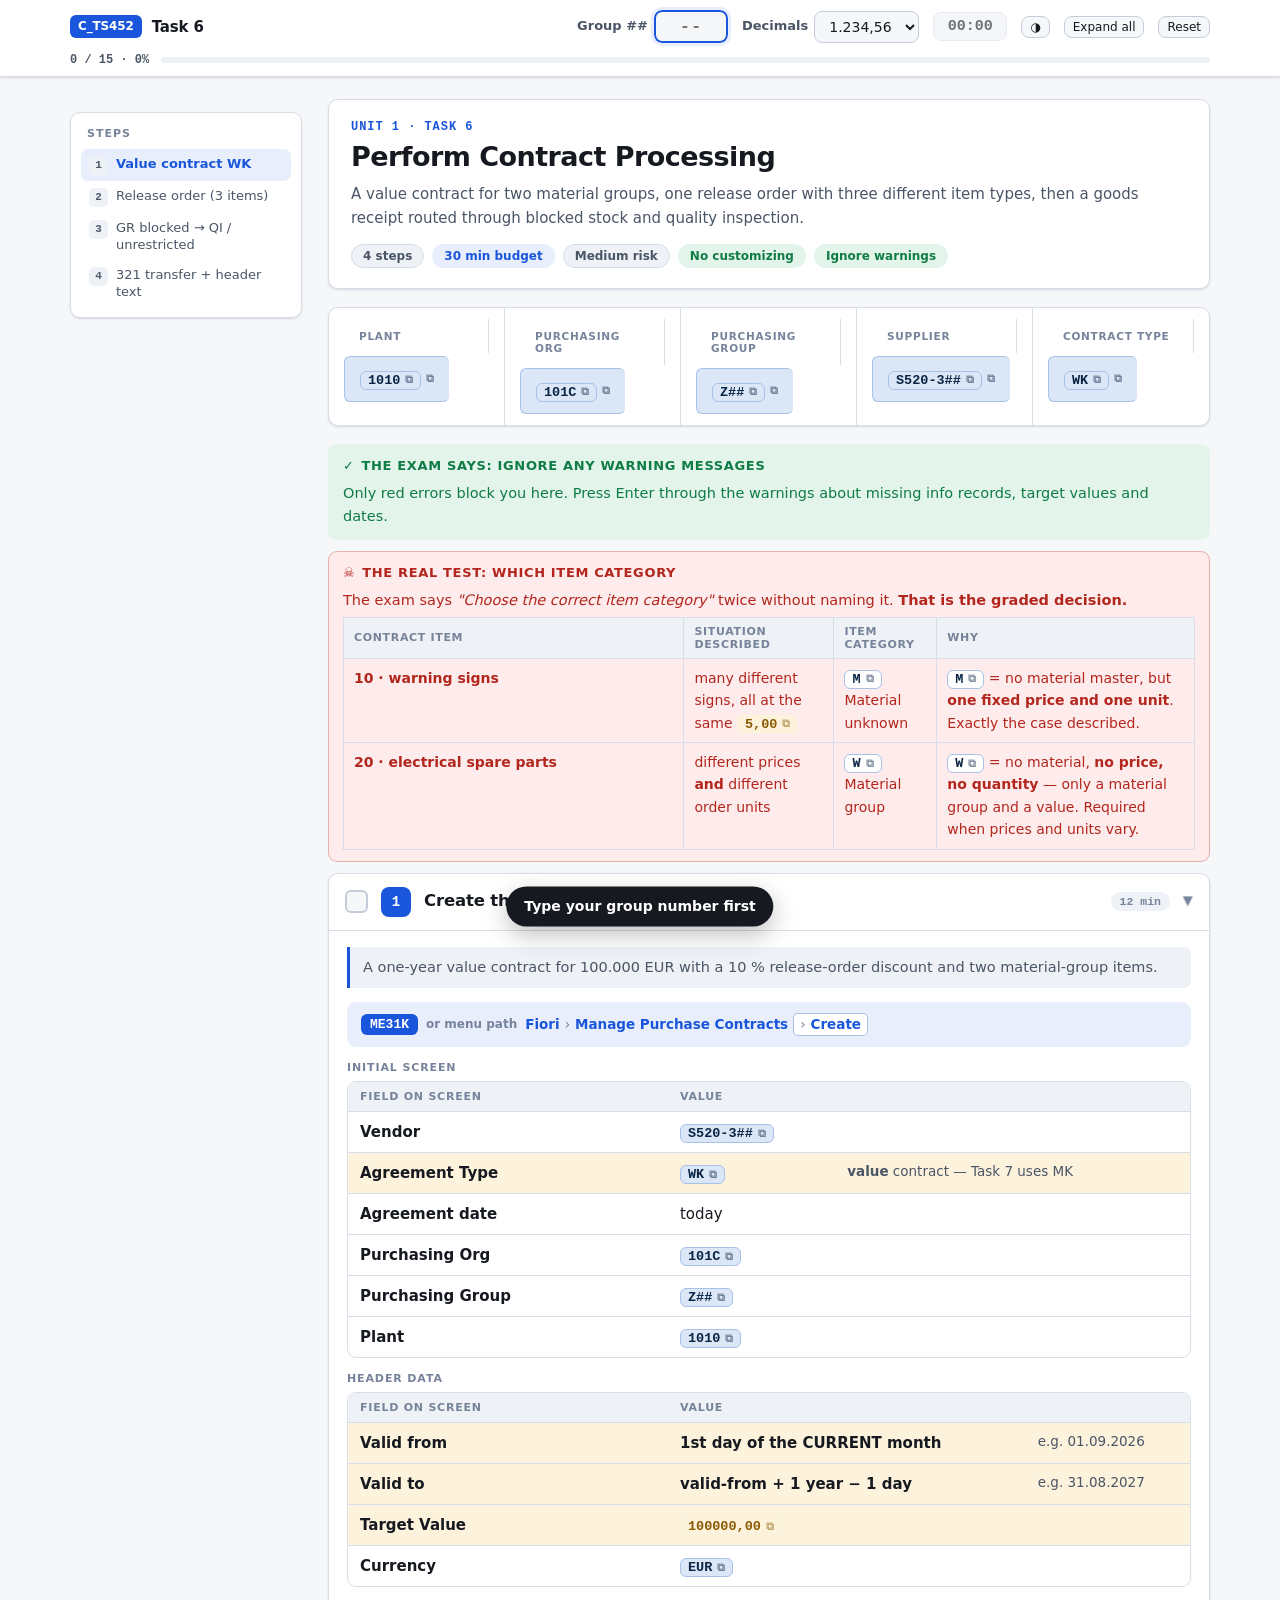
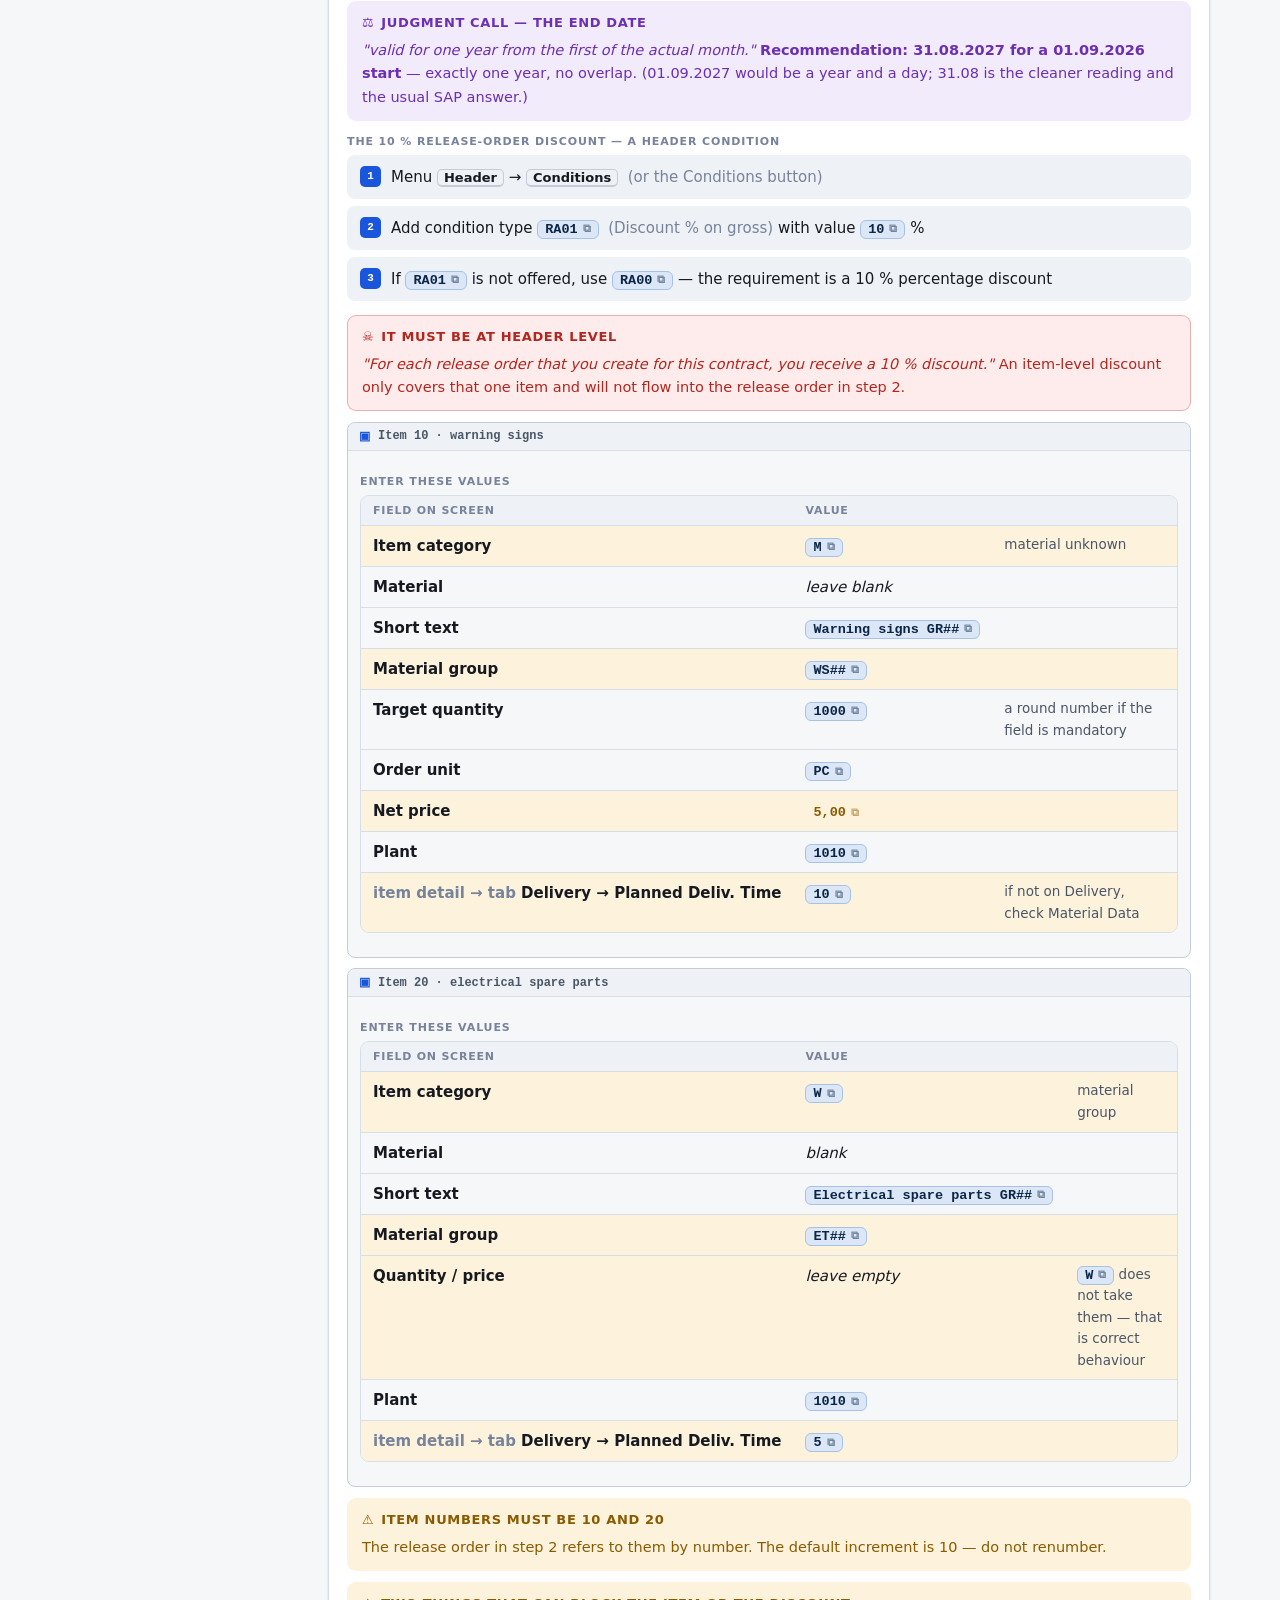
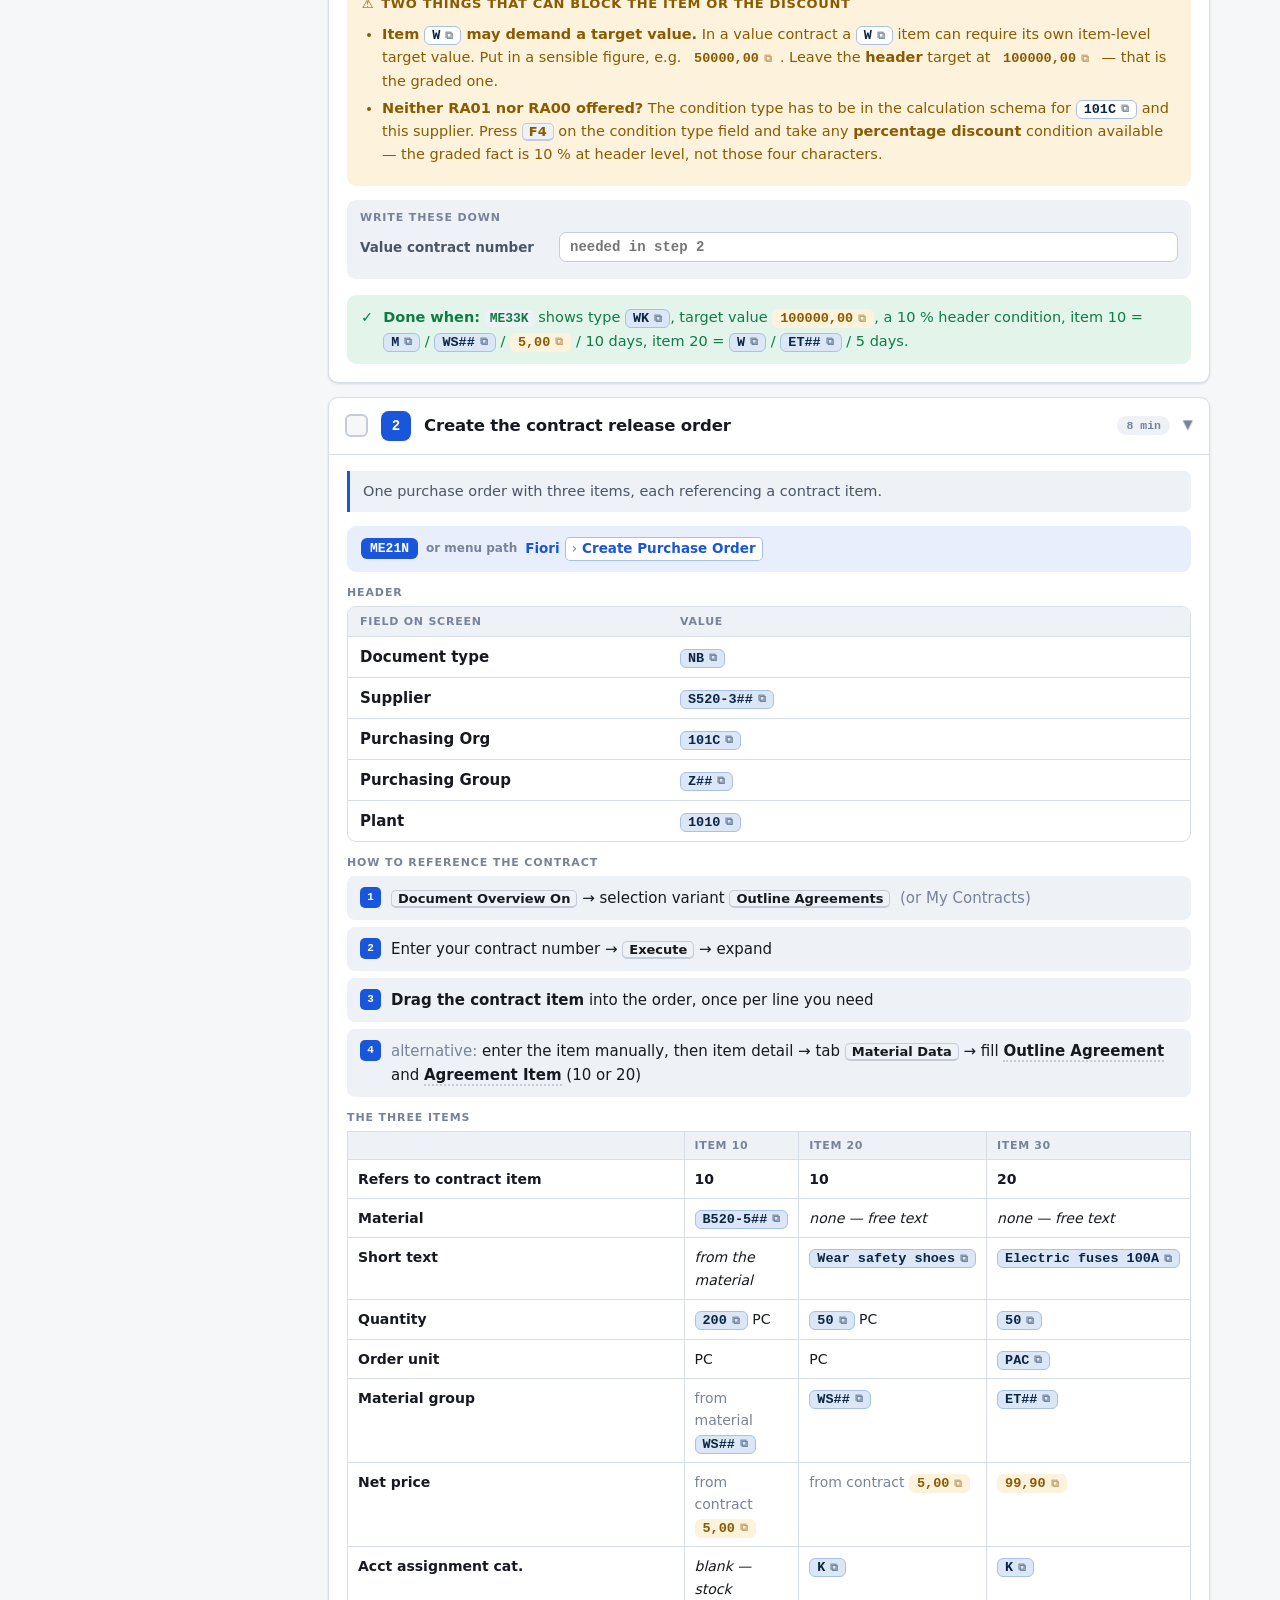
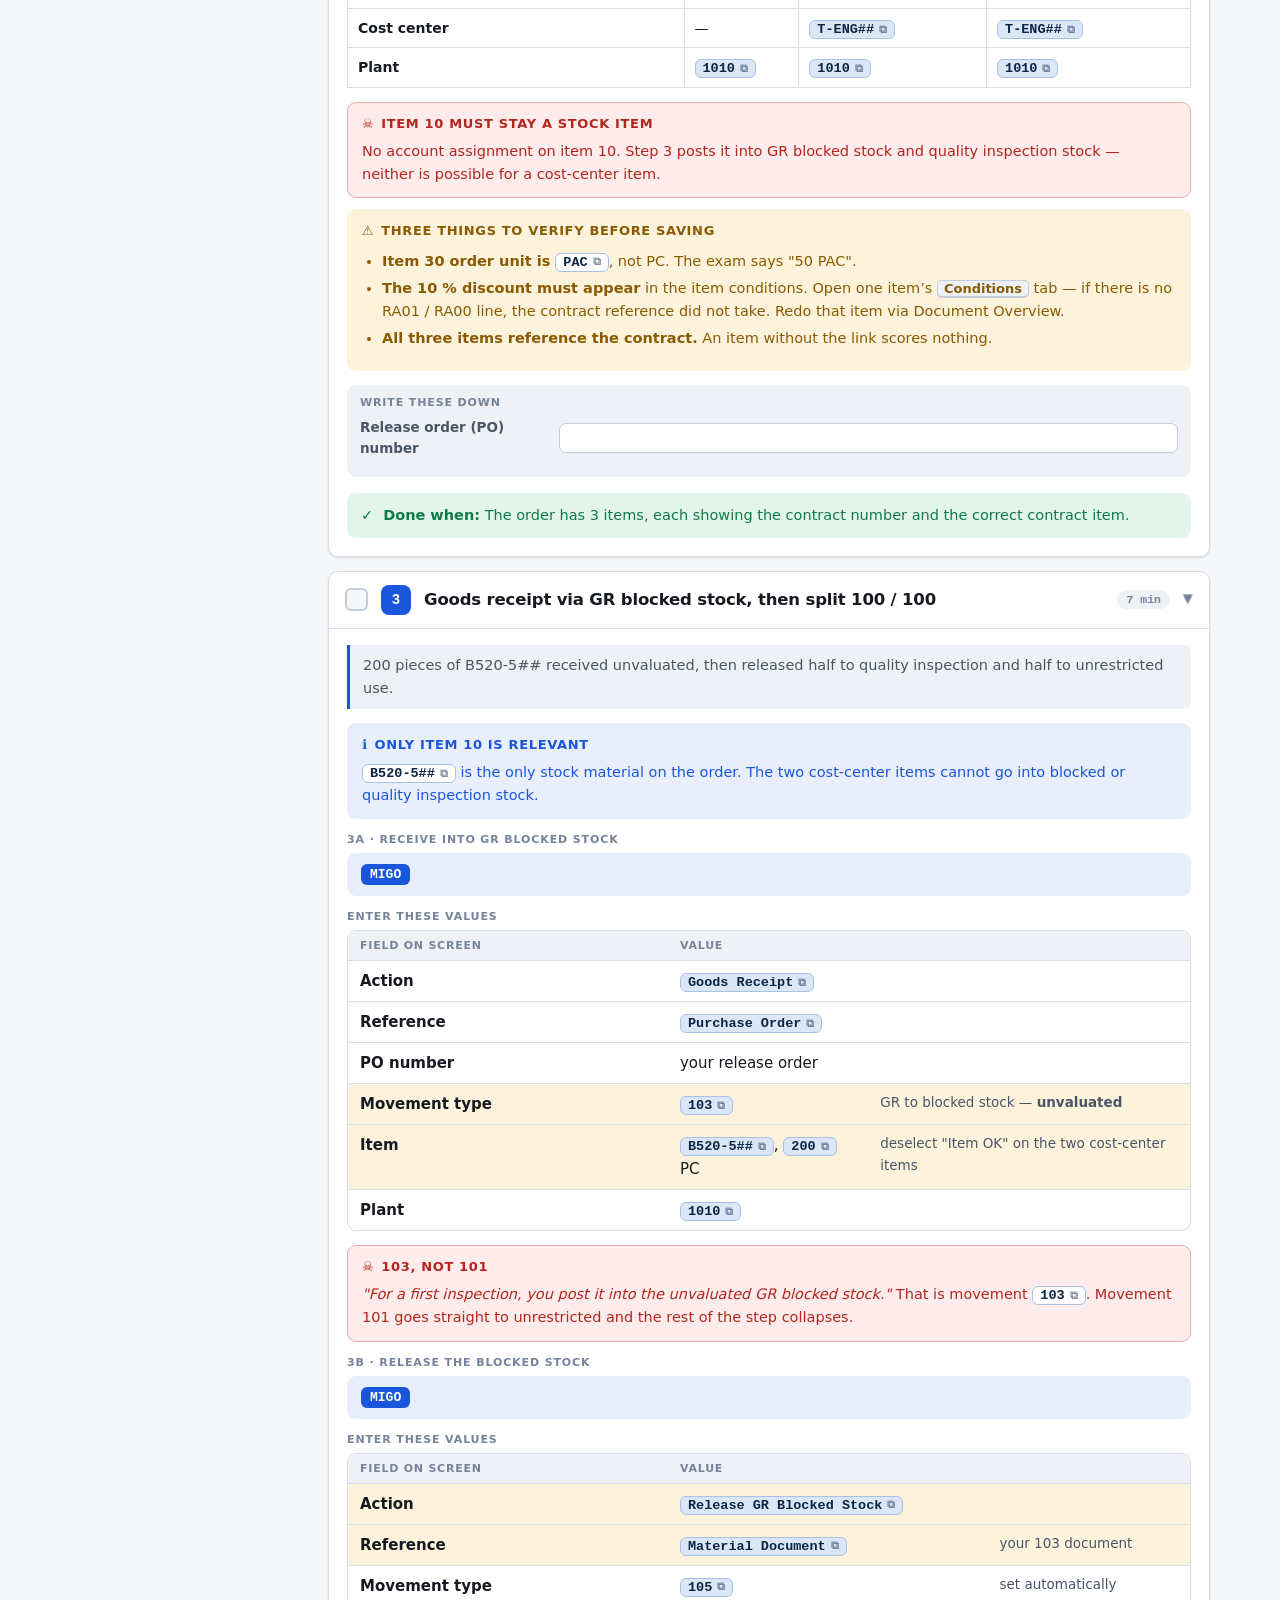
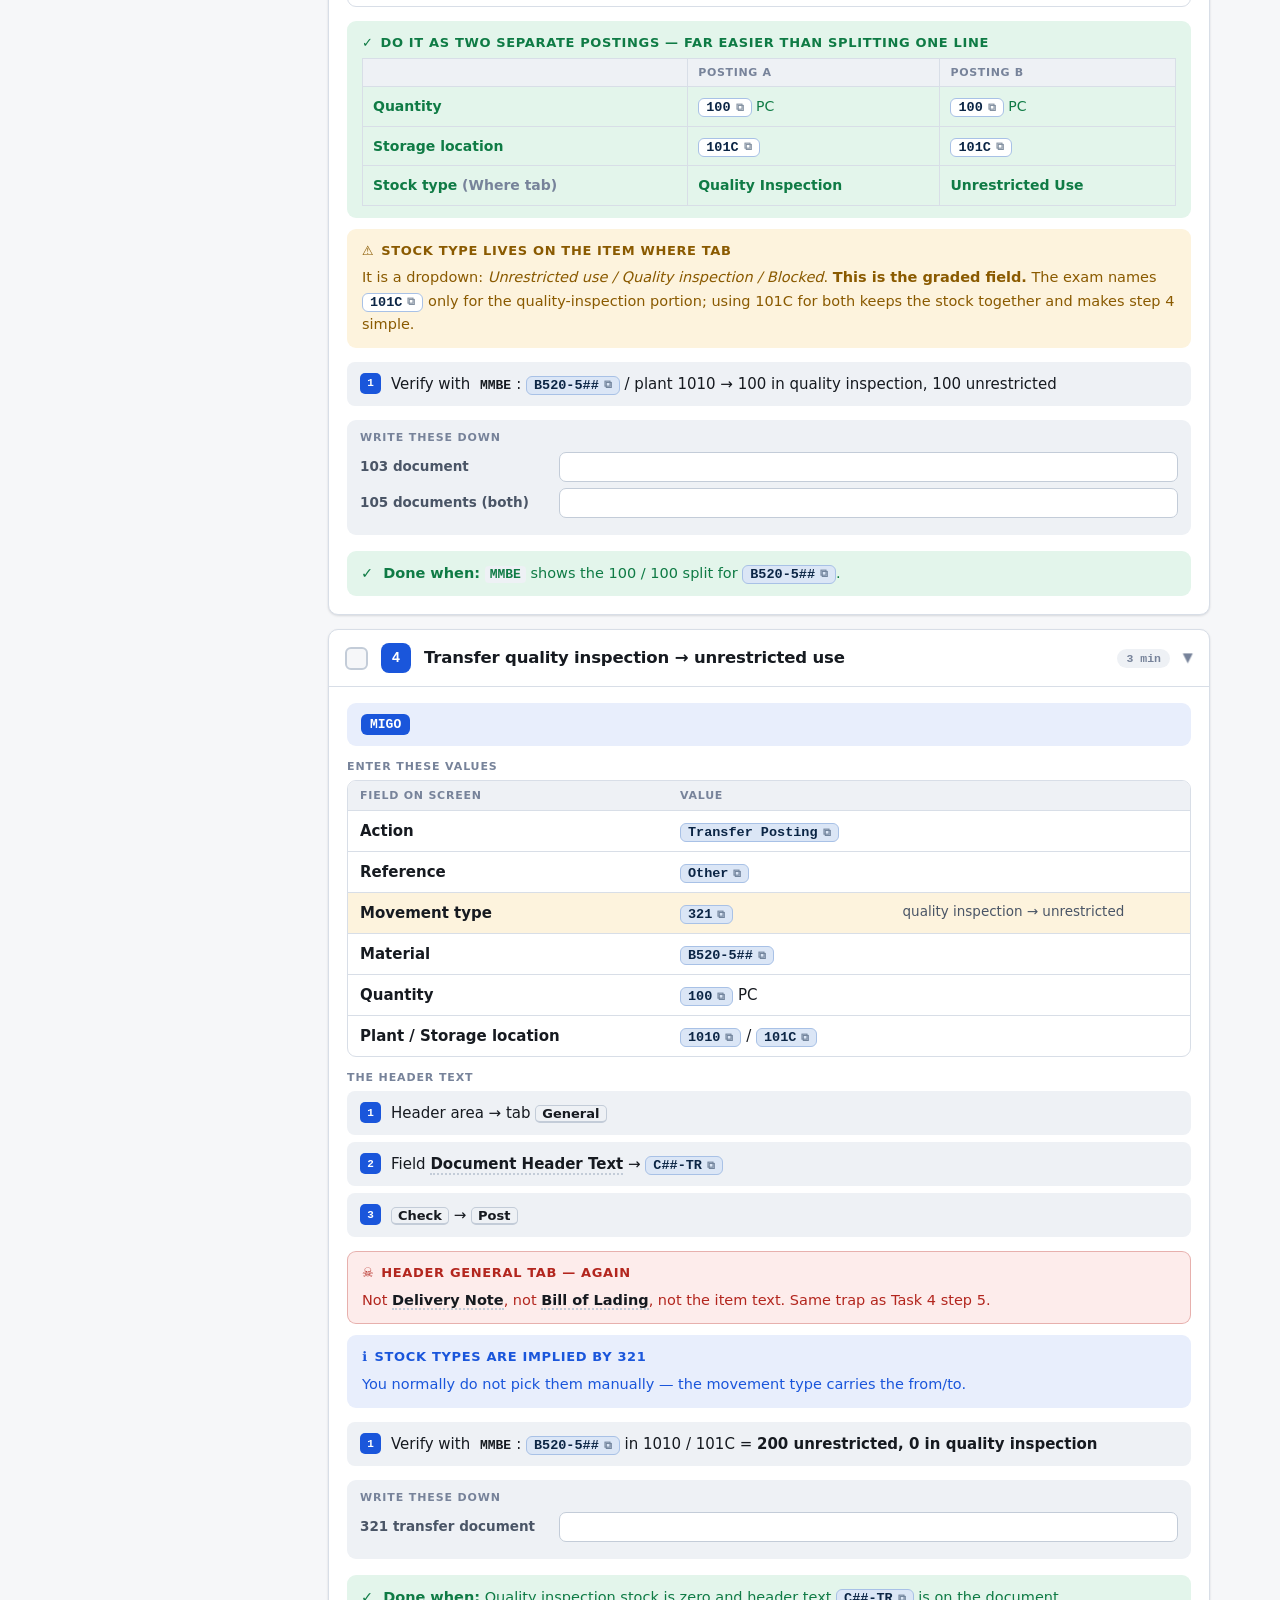
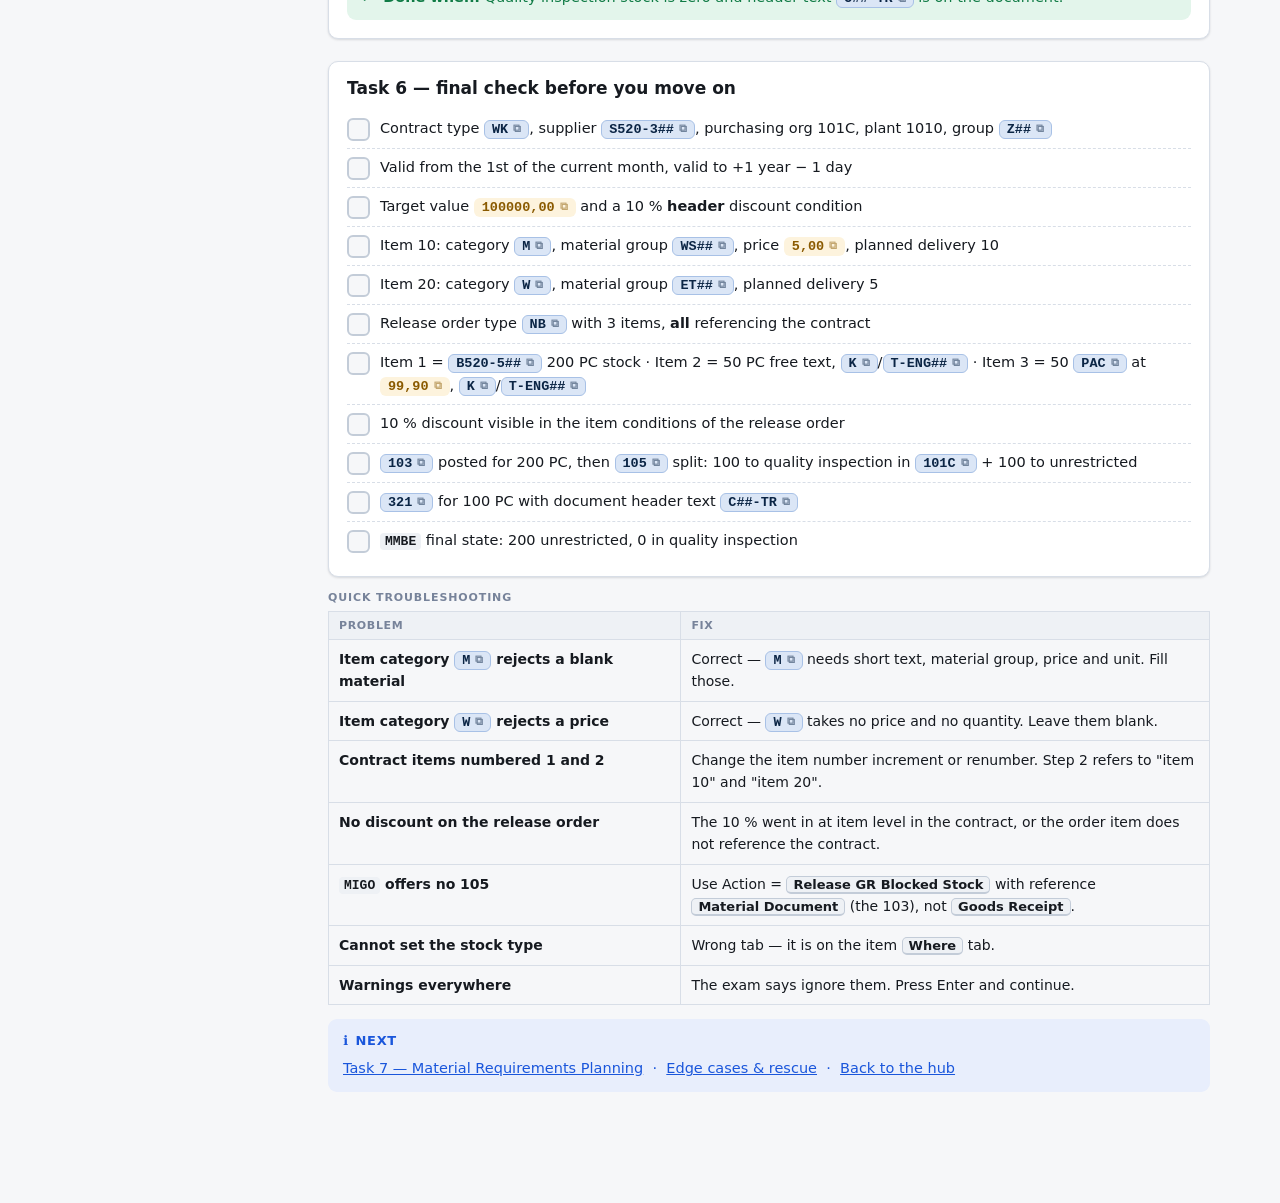
<file: task6.html>
<!DOCTYPE html>
<html lang="en">
<head>
<meta charset="utf-8">
<meta name="viewport" content="width=device-width,initial-scale=1">
<title>Task 6 — Contract Processing · C_TS452</title>
<meta name="description" content="Interactive step-by-step runbook for the SAP C_TS452 practical assessment - S/4HANA Cloud Private Edition, Sourcing and Procurement.">
<meta name="theme-color" content="#1a56db">
<meta name="color-scheme" content="light dark">
<link rel="manifest" href="manifest.webmanifest">
<link rel="icon" href="assets/icon.svg" type="image/svg+xml">
<link rel="apple-touch-icon" href="assets/icon.svg">
<link rel="stylesheet" href="assets/app.css">
</head>
<body>
<script src="assets/app.js"></script>
<script>
var TASK = {
id:'t6', num:6, budget:30,
title:'Perform Contract Processing',
subtitle:'A value contract for two material groups, one release order with three different item types, then a goods receipt routed through blocked stock and quality inspection.',
pills:[['4 steps'],['30 min budget','b'],['Medium risk'],['No customizing','g'],['Ignore warnings','g']],
org:[
 ['Plant','<v>1010</v>'],
 ['Purchasing org','<v>101C</v>'],
 ['Purchasing group','<v>Z##</v>'],
 ['Supplier','<v>S520-3##</v>'],
 ['Contract type','<v>WK</v>']
],

intro:[
 {t:'co',kind:'ok',hd:'The exam says: ignore any warning messages',
  html:'Only red errors block you here. Press Enter through the warnings about missing info records, target values and dates.'},

 {t:'co',kind:'danger',hd:'The real test: which item category',
  html:'<p>The exam says <i>"Choose the correct item category"</i> twice without naming it. <b>That is the graded decision.</b></p>'+
  '<table class="dc">'+
  '<tr><th>Contract item</th><th>Situation described</th><th>Item category</th><th>Why</th></tr>'+
  '<tr><td><b>10</b> · warning signs</td><td>many different signs, all at the same <m>5,00</m></td><td><v>M</v><br>Material unknown</td><td><v>M</v> = no material master, but <b>one fixed price and one unit</b>. Exactly the case described.</td></tr>'+
  '<tr><td><b>20</b> · electrical spare parts</td><td>different prices <b>and</b> different order units</td><td><v>W</v><br>Material group</td><td><v>W</v> = no material, <b>no price, no quantity</b> — only a material group and a value. Required when prices and units vary.</td></tr>'+
  '</table>'}
],

steps:[
/* --------- 1 --------- */
{
n:1, est:12, railTitle:'Value contract WK',
title:'Create the value contract',
goal:'A one-year value contract for 100.000 EUR with a 10 % release-order discount and two material-group items.',
blocks:[
{t:'path',tcode:'ME31K',crumbs:['Fiori','Manage Purchase Contracts','Create']},
{t:'fields',h:'Initial screen',rows:[
 ['Vendor','<v>S520-3##</v>',''],
 ['Agreement Type','<v>WK</v>','<b>value</b> contract — Task 7 uses MK',1],
 ['Agreement date','today',''],
 ['Purchasing Org','<v>101C</v>',''],
 ['Purchasing Group','<v>Z##</v>',''],
 ['Plant','<v>1010</v>','']
]},
{t:'fields',h:'Header data',rows:[
 ['Valid from','<b>1st day of the CURRENT month</b>','e.g. 01.09.2026',1],
 ['Valid to','<b>valid-from + 1 year − 1 day</b>','e.g. 31.08.2027',1],
 ['Target Value','<m>100000,00</m>','',1],
 ['Currency','<v>EUR</v>','']
]},
{t:'co',kind:'jud',hd:'Judgment call — the end date',
 html:'<i>"valid for one year from the first of the actual month."</i> '+
      '<b>Recommendation: 31.08.2027 for a 01.09.2026 start</b> — exactly one year, no overlap. '+
      '(01.09.2027 would be a year and a day; 31.08 is the cleaner reading and the usual SAP answer.)'},

{t:'click',h:'The 10 % release-order discount — a HEADER condition',items:[
 'Menu <k>Header</k> → <k>Conditions</k> &nbsp;<span style="color:var(--tx3)">(or the Conditions button)</span>',
 'Add condition type <v>RA01</v> &nbsp;<span style="color:var(--tx3)">(Discount % on gross)</span> with value <v>10</v> %',
 'If <v>RA01</v> is not offered, use <v>RA00</v> — the requirement is a 10 % percentage discount'
]},
{t:'co',kind:'danger',hd:'It must be at HEADER level',
 html:'<i>"For each release order that you create for this contract, you receive a 10 % discount."</i> '+
      'An item-level discount only covers that one item and will not flow into the release order in step 2.'},

{t:'screen',title:'Item 10  ·  warning signs',blocks:[{t:'fields',h:'',rows:[
 ['Item category','<v>M</v>','material unknown',1],
 ['Material','<i>leave blank</i>',''],
 ['Short text','<v>Warning signs GR##</v>',''],
 ['Material group','<v>WS##</v>','',1],
 ['Target quantity','<v>1000</v>','a round number if the field is mandatory'],
 ['Order unit','<v>PC</v>',''],
 ['Net price','<m>5,00</m>','',1],
 ['Plant','<v>1010</v>',''],
 ['<span style="color:var(--tx3)">item detail → tab</span> Delivery &rarr; Planned Deliv. Time','<v>10</v>','if not on Delivery, check Material Data',1]
]}]},

{t:'screen',title:'Item 20  ·  electrical spare parts',blocks:[{t:'fields',h:'',rows:[
 ['Item category','<v>W</v>','material group',1],
 ['Material','<i>blank</i>',''],
 ['Short text','<v>Electrical spare parts GR##</v>',''],
 ['Material group','<v>ET##</v>','',1],
 ['Quantity / price','<i>leave empty</i>','<v>W</v> does not take them — that is correct behaviour',1],
 ['Plant','<v>1010</v>',''],
 ['<span style="color:var(--tx3)">item detail → tab</span> Delivery &rarr; Planned Deliv. Time','<v>5</v>','',1]
]}]},

{t:'co',kind:'warn',hd:'Item numbers must be 10 and 20',
 html:'The release order in step 2 refers to them by number. The default increment is 10 — do not renumber.'},

{t:'co',kind:'warn',hd:'Two things that can block the item or the discount',
 html:'<ul class="bl">'+
 '<li><b>Item <v>W</v> may demand a target value.</b> In a value contract a <v>W</v> item can require its own item-level target value. '+
 'Put in a sensible figure, e.g. <m>50000,00</m>. Leave the <b>header</b> target at <m>100000,00</m> \u2014 that is the graded one.</li>'+
 '<li><b>Neither RA01 nor RA00 offered?</b> The condition type has to be in the calculation schema for <v>101C</v> and this supplier. '+
 'Press <k>F4</k> on the condition type field and take any <b>percentage discount</b> condition available \u2014 the graded fact is '+
 '10&nbsp;% at header level, not those four characters.</li></ul>'},
{t:'logs',items:[['ct','Value contract number','needed in step 2']]}
],
done:'<code>ME33K</code> shows type <v>WK</v>, target value <m>100000,00</m>, a 10 % header condition, item 10 = <v>M</v> / <v>WS##</v> / <m>5,00</m> / 10 days, item 20 = <v>W</v> / <v>ET##</v> / 5 days.'
},

/* --------- 2 --------- */
{
n:2, est:8, railTitle:'Release order (3 items)',
title:'Create the contract release order',
goal:'One purchase order with three items, each referencing a contract item.',
blocks:[
{t:'path',tcode:'ME21N',crumbs:['Fiori','Create Purchase Order']},
{t:'fields',h:'Header',rows:[
 ['Document type','<v>NB</v>',''],
 ['Supplier','<v>S520-3##</v>',''],
 ['Purchasing Org','<v>101C</v>',''],
 ['Purchasing Group','<v>Z##</v>',''],
 ['Plant','<v>1010</v>','']
]},
{t:'click',h:'How to reference the contract',items:[
 '<k>Document Overview On</k> → selection variant <k>Outline Agreements</k> &nbsp;<span style="color:var(--tx3)">(or My Contracts)</span>',
 'Enter your contract number → <k>Execute</k> → expand',
 '<b>Drag the contract item</b> into the order, once per line you need',
 '<span style="color:var(--tx3)">alternative:</span> enter the item manually, then item detail → tab <k>Material Data</k> → fill <f>Outline Agreement</f> and <f>Agreement Item</f> (10 or 20)'
]},
{t:'table',h:'The three items',cols:['','Item 10','Item 20','Item 30'],rows:[
 ['<b>Refers to contract item</b>','<b>10</b>','<b>10</b>','<b>20</b>'],
 ['Material','<v>B520-5##</v>','<i>none — free text</i>','<i>none — free text</i>'],
 ['Short text','<i>from the material</i>','<v>Wear safety shoes</v>','<v>Electric fuses 100A</v>'],
 ['Quantity','<v>200</v> PC','<v>50</v> PC','<v>50</v>'],
 ['Order unit','PC','PC','<v>PAC</v>'],
 ['Material group','<span style="color:var(--tx3)">from material</span> <v>WS##</v>','<v>WS##</v>','<v>ET##</v>'],
 ['Net price','<span style="color:var(--tx3)">from contract</span> <m>5,00</m>','<span style="color:var(--tx3)">from contract</span> <m>5,00</m>','<m>99,90</m>'],
 ['Acct assignment cat.','<i>blank — stock</i>','<v>K</v>','<v>K</v>'],
 ['Cost center','—','<v>T-ENG##</v>','<v>T-ENG##</v>'],
 ['Plant','<v>1010</v>','<v>1010</v>','<v>1010</v>']
]},
{t:'co',kind:'danger',hd:'Item 10 must stay a stock item',
 html:'No account assignment on item 10. Step 3 posts it into GR blocked stock and quality inspection stock — neither is possible for a cost-center item.'},
{t:'co',kind:'warn',hd:'Three things to verify before saving',
 html:'<ul class="bl">'+
 '<li><b>Item 30 order unit is <v>PAC</v></b>, not PC. The exam says "50 PAC".</li>'+
 '<li><b>The 10 % discount must appear</b> in the item conditions. Open one item’s <k>Conditions</k> tab — if there is no RA01 / RA00 line, the contract reference did not take. Redo that item via Document Overview.</li>'+
 '<li><b>All three items reference the contract.</b> An item without the link scores nothing.</li></ul>'},
{t:'logs',items:[['po','Release order (PO) number','']]}
],
done:'The order has 3 items, each showing the contract number and the correct contract item.'
},

/* --------- 3 --------- */
{
n:3, est:7, railTitle:'GR blocked → QI / unrestricted',
title:'Goods receipt via GR blocked stock, then split 100 / 100',
goal:'200 pieces of B520-5## received unvaluated, then released half to quality inspection and half to unrestricted use.',
blocks:[
{t:'co',kind:'info',hd:'Only item 10 is relevant',
 html:'<v>B520-5##</v> is the only stock material on the order. The two cost-center items cannot go into blocked or quality inspection stock.'},

{t:'path',h:'3a · Receive into GR blocked stock',tcode:'MIGO'},
{t:'fields',rows:[
 ['Action','<v>Goods Receipt</v>',''],
 ['Reference','<v>Purchase Order</v>',''],
 ['PO number','your release order',''],
 ['Movement type','<v>103</v>','GR to blocked stock — <b>unvaluated</b>',1],
 ['Item','<v>B520-5##</v>, <v>200</v> PC','deselect "Item OK" on the two cost-center items',1],
 ['Plant','<v>1010</v>','']
]},
{t:'co',kind:'danger',hd:'103, not 101',
 html:'<i>"For a first inspection, you post it into the unvaluated GR blocked stock."</i> That is movement <v>103</v>. '+
      'Movement 101 goes straight to unrestricted and the rest of the step collapses.'},

{t:'path',h:'3b · Release the blocked stock',tcode:'MIGO'},
{t:'fields',rows:[
 ['Action','<v>Release GR Blocked Stock</v>','',1],
 ['Reference','<v>Material Document</v>','your 103 document',1],
 ['Movement type','<v>105</v>','set automatically','']
]},
{t:'co',kind:'ok',hd:'Do it as TWO separate postings — far easier than splitting one line',
 html:'<table class="dc">'+
 '<tr><th></th><th>Posting A</th><th>Posting B</th></tr>'+
 '<tr><td>Quantity</td><td><v>100</v> PC</td><td><v>100</v> PC</td></tr>'+
 '<tr><td>Storage location</td><td><v>101C</v></td><td><v>101C</v></td></tr>'+
 '<tr><td><b>Stock type</b> <span style="color:var(--tx3)">(Where tab)</span></td><td><b>Quality Inspection</b></td><td><b>Unrestricted Use</b></td></tr>'+
 '</table>'},
{t:'co',kind:'warn',hd:'Stock type lives on the item Where tab',
 html:'It is a dropdown: <i>Unrestricted use / Quality inspection / Blocked</i>. <b>This is the graded field.</b> '+
      'The exam names <v>101C</v> only for the quality-inspection portion; using 101C for both keeps the stock together and makes step 4 simple.'},
{t:'click',items:['Verify with <code>MMBE</code>: <v>B520-5##</v> / plant 1010 → 100 in quality inspection, 100 unrestricted']},
{t:'logs',items:[['d103','103 document',''],['d105','105 documents (both)','']]}
],
done:'<code>MMBE</code> shows the 100 / 100 split for <v>B520-5##</v>.'
},

/* --------- 4 --------- */
{
n:4, est:3, railTitle:'321 transfer + header text',
title:'Transfer quality inspection → unrestricted use',
blocks:[
{t:'path',tcode:'MIGO'},
{t:'fields',rows:[
 ['Action','<v>Transfer Posting</v>',''],
 ['Reference','<v>Other</v>',''],
 ['Movement type','<v>321</v>','quality inspection → unrestricted',1],
 ['Material','<v>B520-5##</v>',''],
 ['Quantity','<v>100</v> PC',''],
 ['Plant / Storage location','<v>1010</v> / <v>101C</v>','']
]},
{t:'click',h:'The header text',items:[
 'Header area → tab <k>General</k>',
 'Field <f>Document Header Text</f> → <v>C##-TR</v>',
 '<k>Check</k> → <k>Post</k>'
]},
{t:'co',kind:'danger',hd:'Header General tab — again',
 html:'Not <f>Delivery Note</f>, not <f>Bill of Lading</f>, not the item text. Same trap as Task 4 step 5.'},
{t:'co',kind:'info',hd:'Stock types are implied by 321',
 html:'You normally do not pick them manually — the movement type carries the from/to.'},
{t:'click',items:['Verify with <code>MMBE</code>: <v>B520-5##</v> in 1010 / 101C = <b>200 unrestricted, 0 in quality inspection</b>']},
{t:'logs',items:[['d321','321 transfer document','']]}
],
done:'Quality inspection stock is zero and header text <v>C##-TR</v> is on the document.'
}
],

check:[
 'Contract type <v>WK</v>, supplier <v>S520-3##</v>, purchasing org 101C, plant 1010, group <v>Z##</v>',
 'Valid from the 1st of the current month, valid to +1 year − 1 day',
 'Target value <m>100000,00</m> and a 10 % <b>header</b> discount condition',
 'Item 10: category <v>M</v>, material group <v>WS##</v>, price <m>5,00</m>, planned delivery 10',
 'Item 20: category <v>W</v>, material group <v>ET##</v>, planned delivery 5',
 'Release order type <v>NB</v> with 3 items, <b>all</b> referencing the contract',
 'Item 1 = <v>B520-5##</v> 200 PC stock · Item 2 = 50 PC free text, <v>K</v>/<v>T-ENG##</v> · Item 3 = 50 <v>PAC</v> at <m>99,90</m>, <v>K</v>/<v>T-ENG##</v>',
 '10 % discount visible in the item conditions of the release order',
 '<v>103</v> posted for 200 PC, then <v>105</v> split: 100 to quality inspection in <v>101C</v> + 100 to unrestricted',
 '<v>321</v> for 100 PC with document header text <v>C##-TR</v>',
 '<code>MMBE</code> final state: 200 unrestricted, 0 in quality inspection'
],

outro:[
 {t:'table',h:'Quick troubleshooting',cols:['Problem','Fix'],rows:[
  ['Item category <v>M</v> rejects a blank material','Correct — <v>M</v> needs short text, material group, price and unit. Fill those.'],
  ['Item category <v>W</v> rejects a price','Correct — <v>W</v> takes no price and no quantity. Leave them blank.'],
  ['Contract items numbered 1 and 2','Change the item number increment or renumber. Step 2 refers to "item 10" and "item 20".'],
  ['No discount on the release order','The 10 % went in at item level in the contract, or the order item does not reference the contract.'],
  ['<code>MIGO</code> offers no 105','Use Action = <k>Release GR Blocked Stock</k> with reference <k>Material Document</k> (the 103), not <k>Goods Receipt</k>.'],
  ['Cannot set the stock type','Wrong tab — it is on the item <k>Where</k> tab.'],
  ['Warnings everywhere','The exam says ignore them. Press Enter and continue.']
 ]},
 {t:'co',kind:'info',hd:'Next',
  html:'<a href="task7.html" data-tasklink="task7.html">Task 7 — Material Requirements Planning</a> &nbsp;·&nbsp; '+
       '<a href="edge-cases.html" data-tasklink="edge-cases.html">Edge cases &amp; rescue</a> &nbsp;\u00b7&nbsp; <a href="index.html" data-tasklink="index.html">Back to the hub</a>'}
]
};
CTSbuild(TASK);
</script>
</body>
</html>
</file>
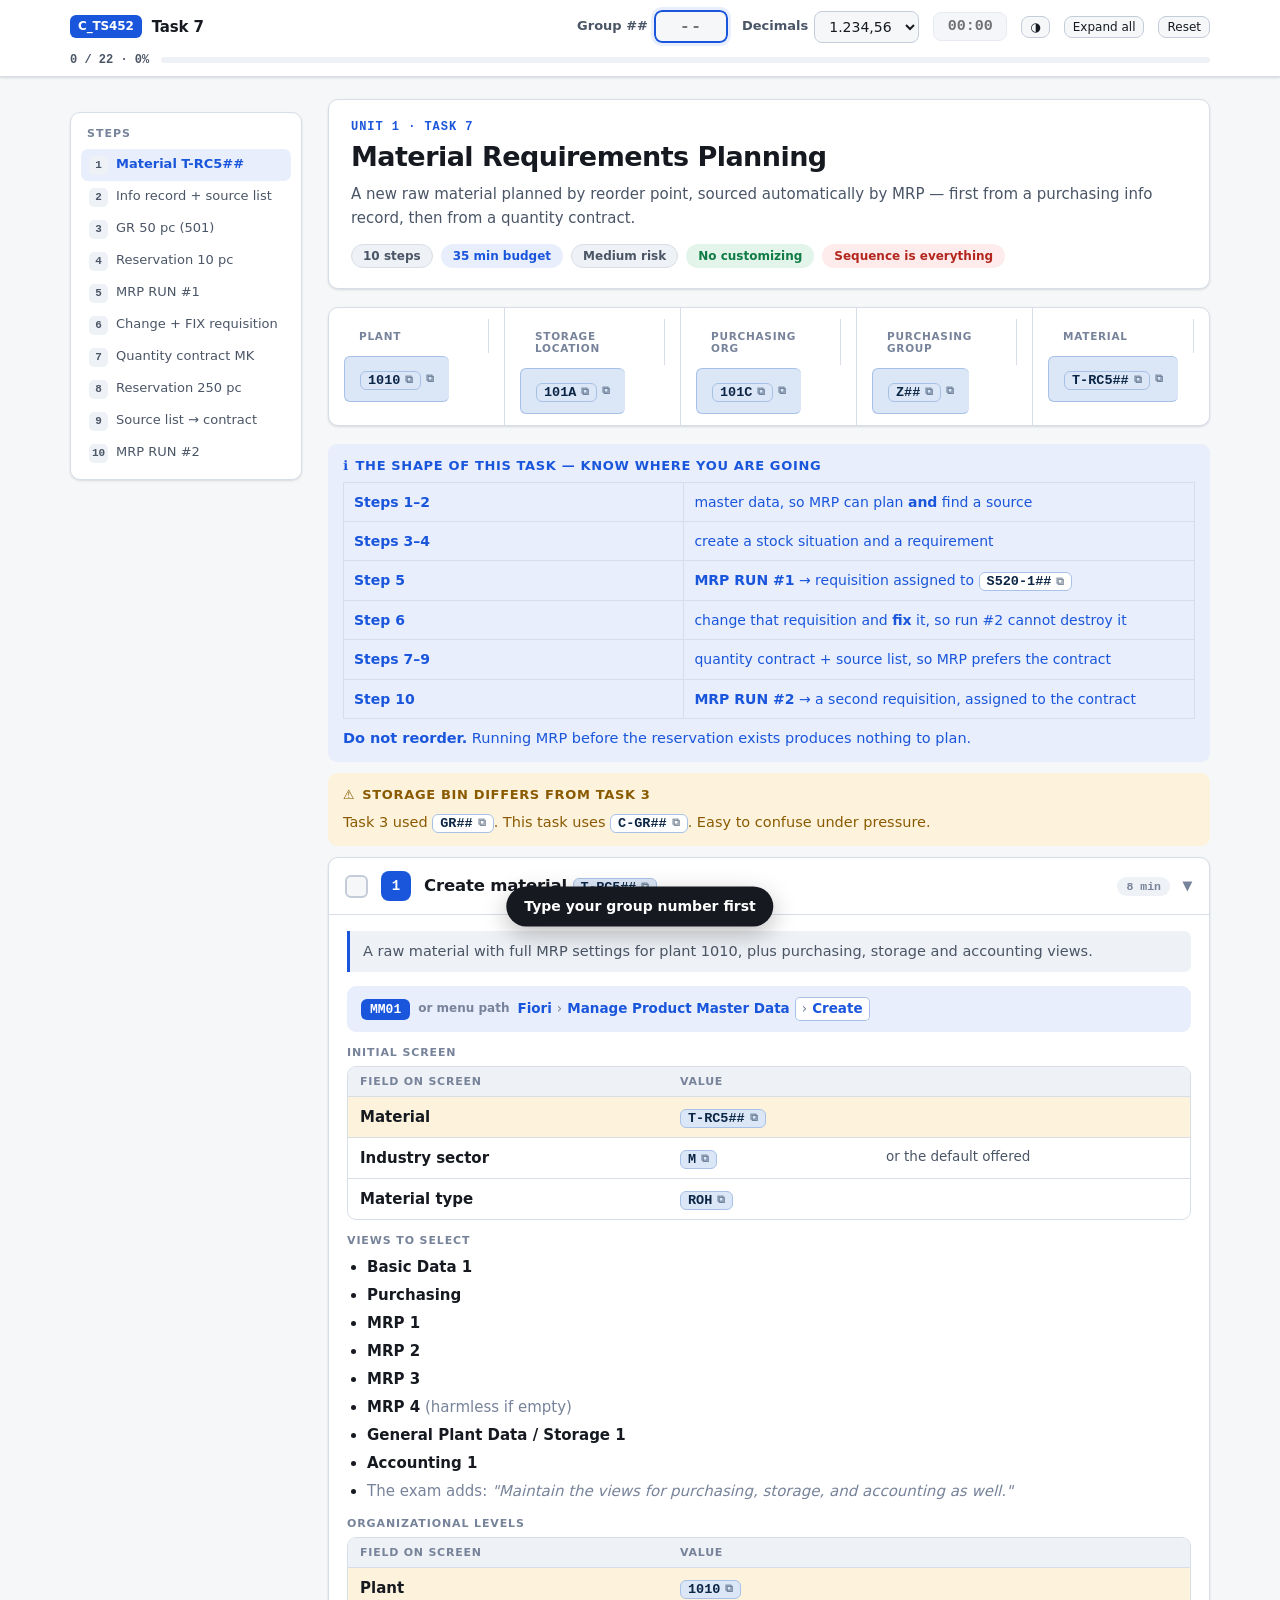
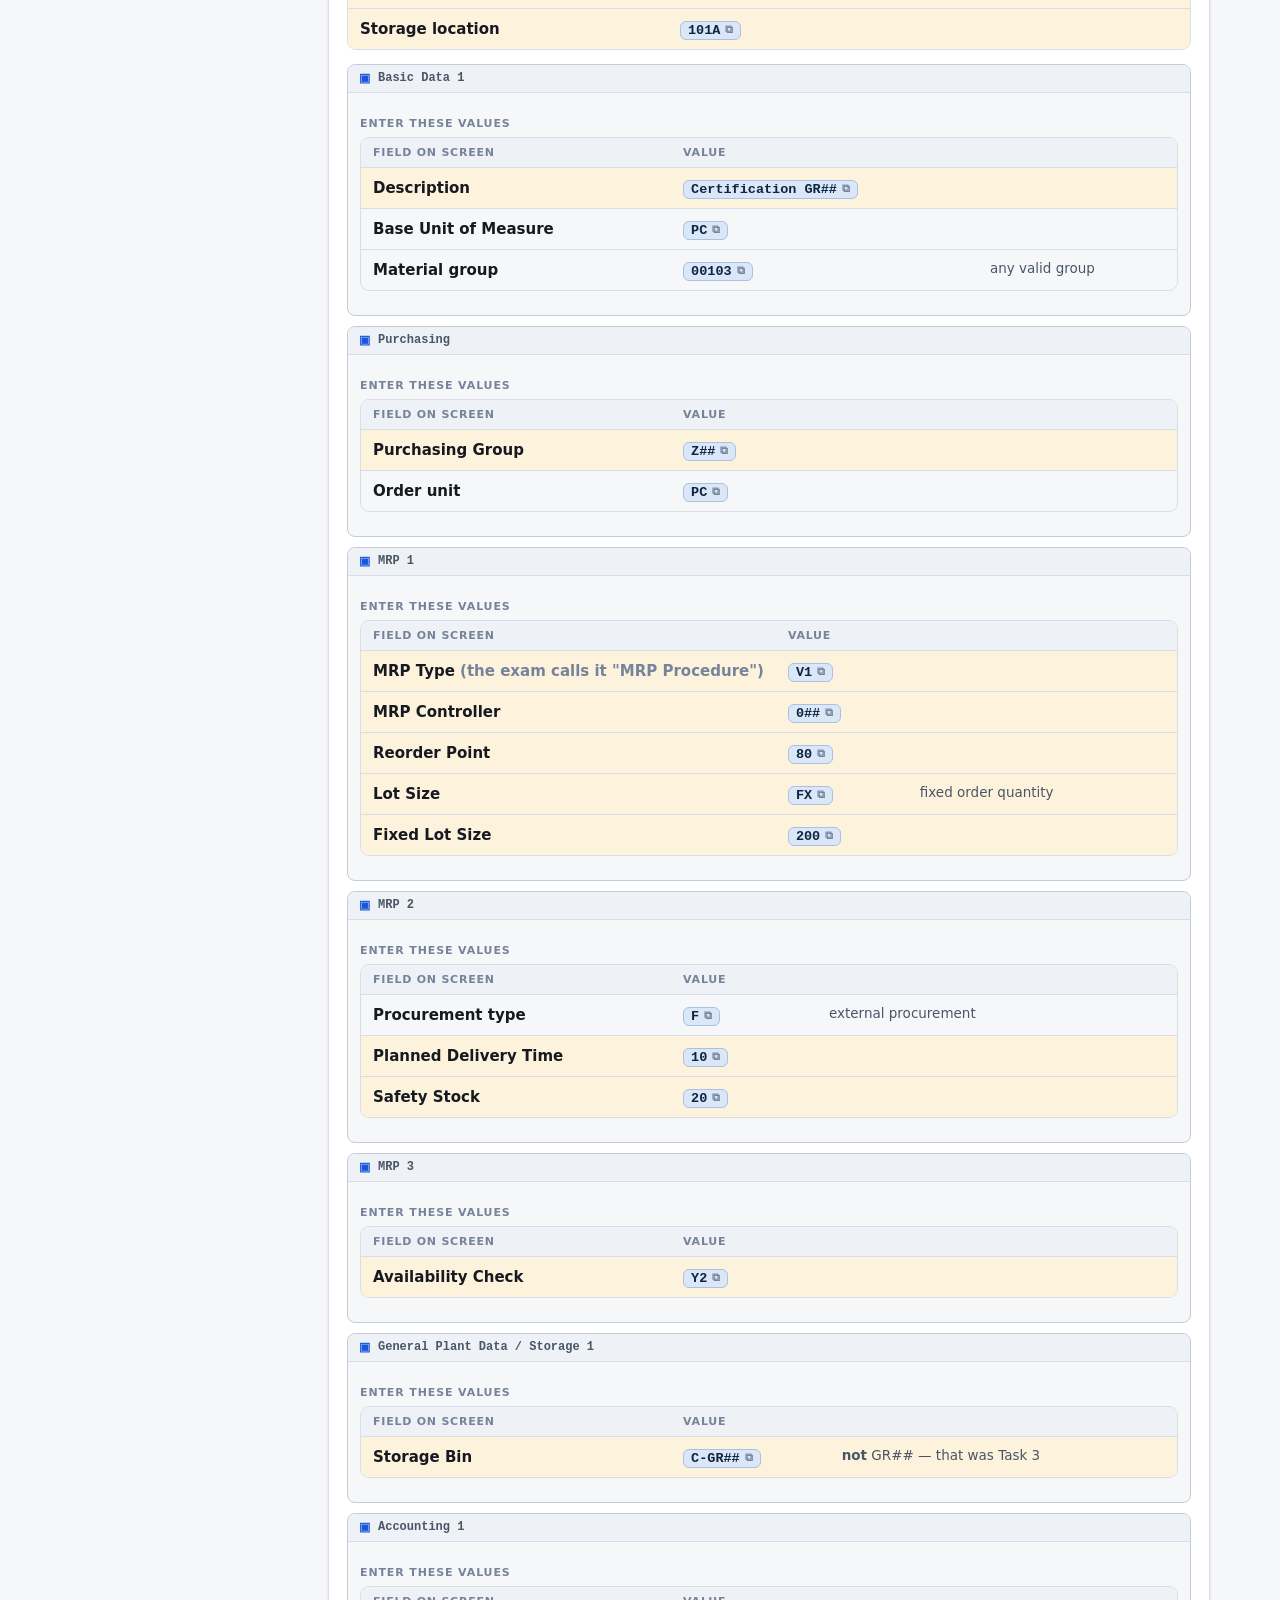
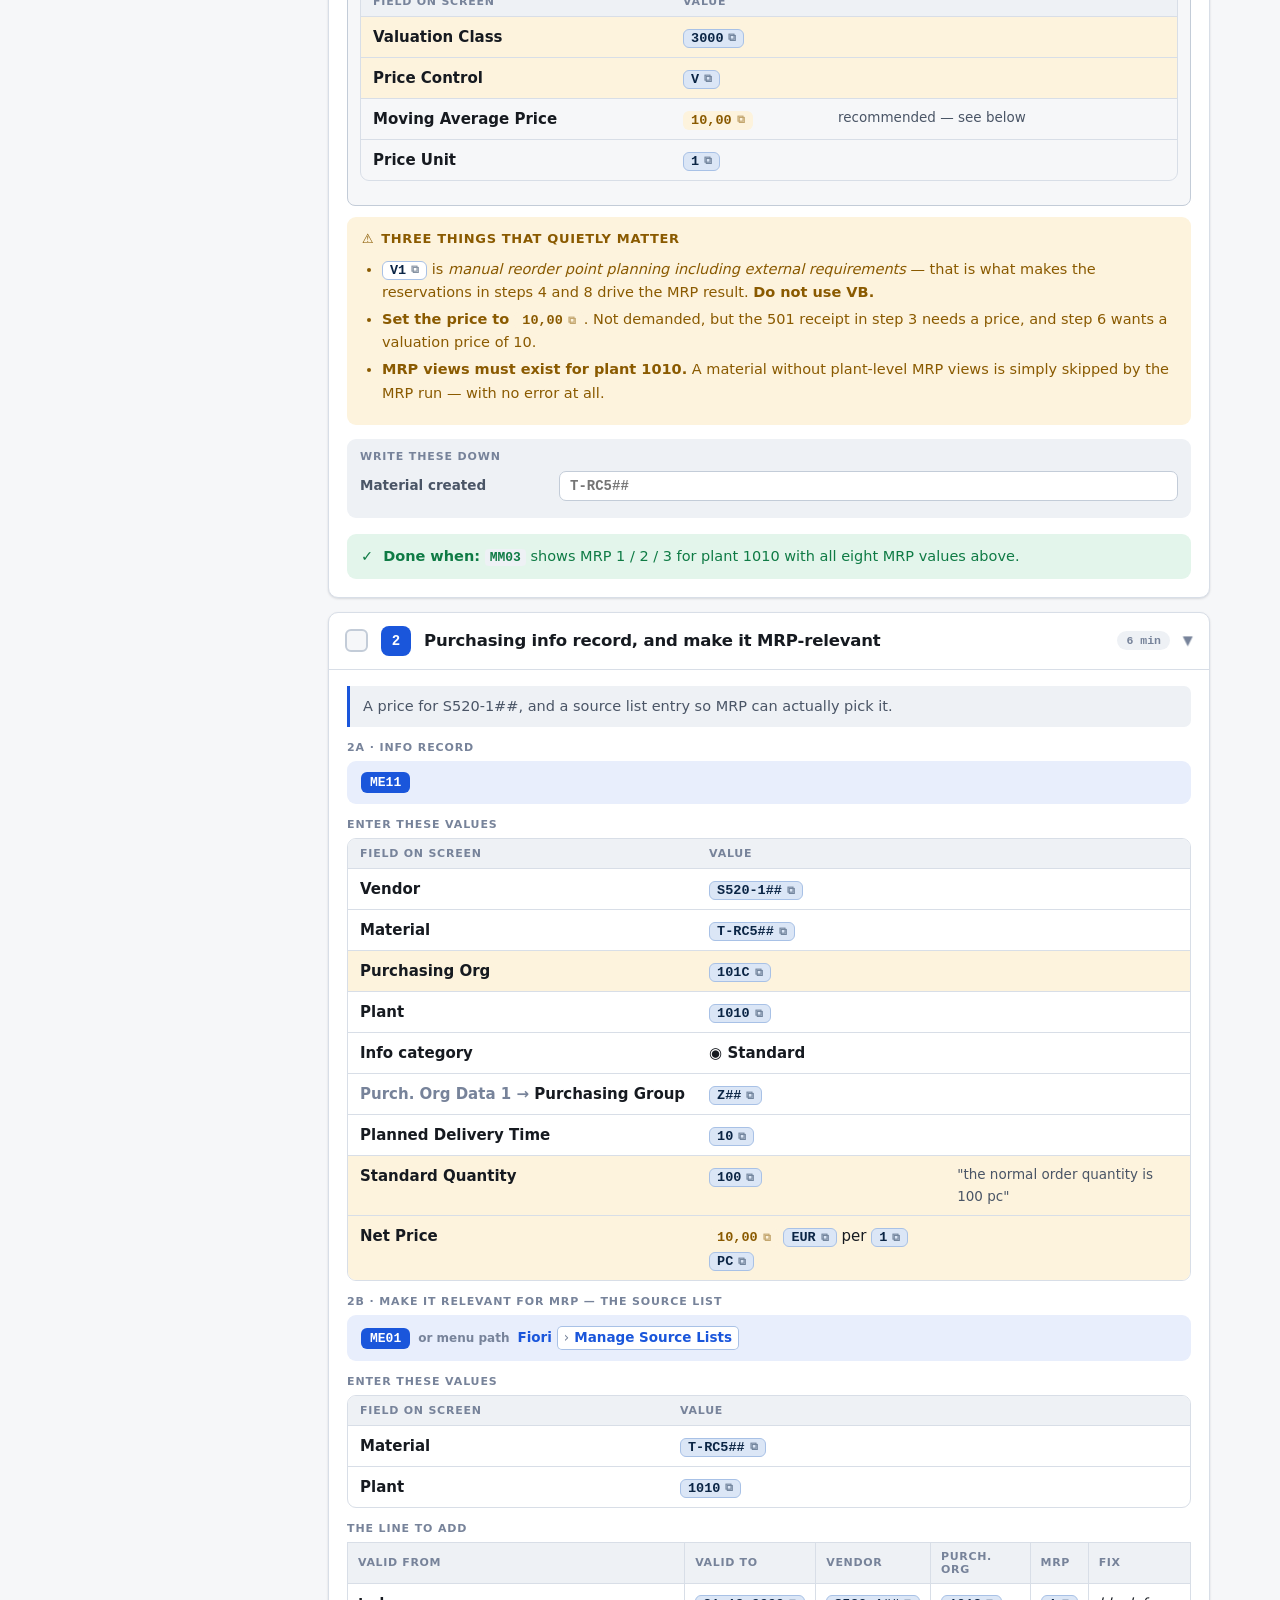
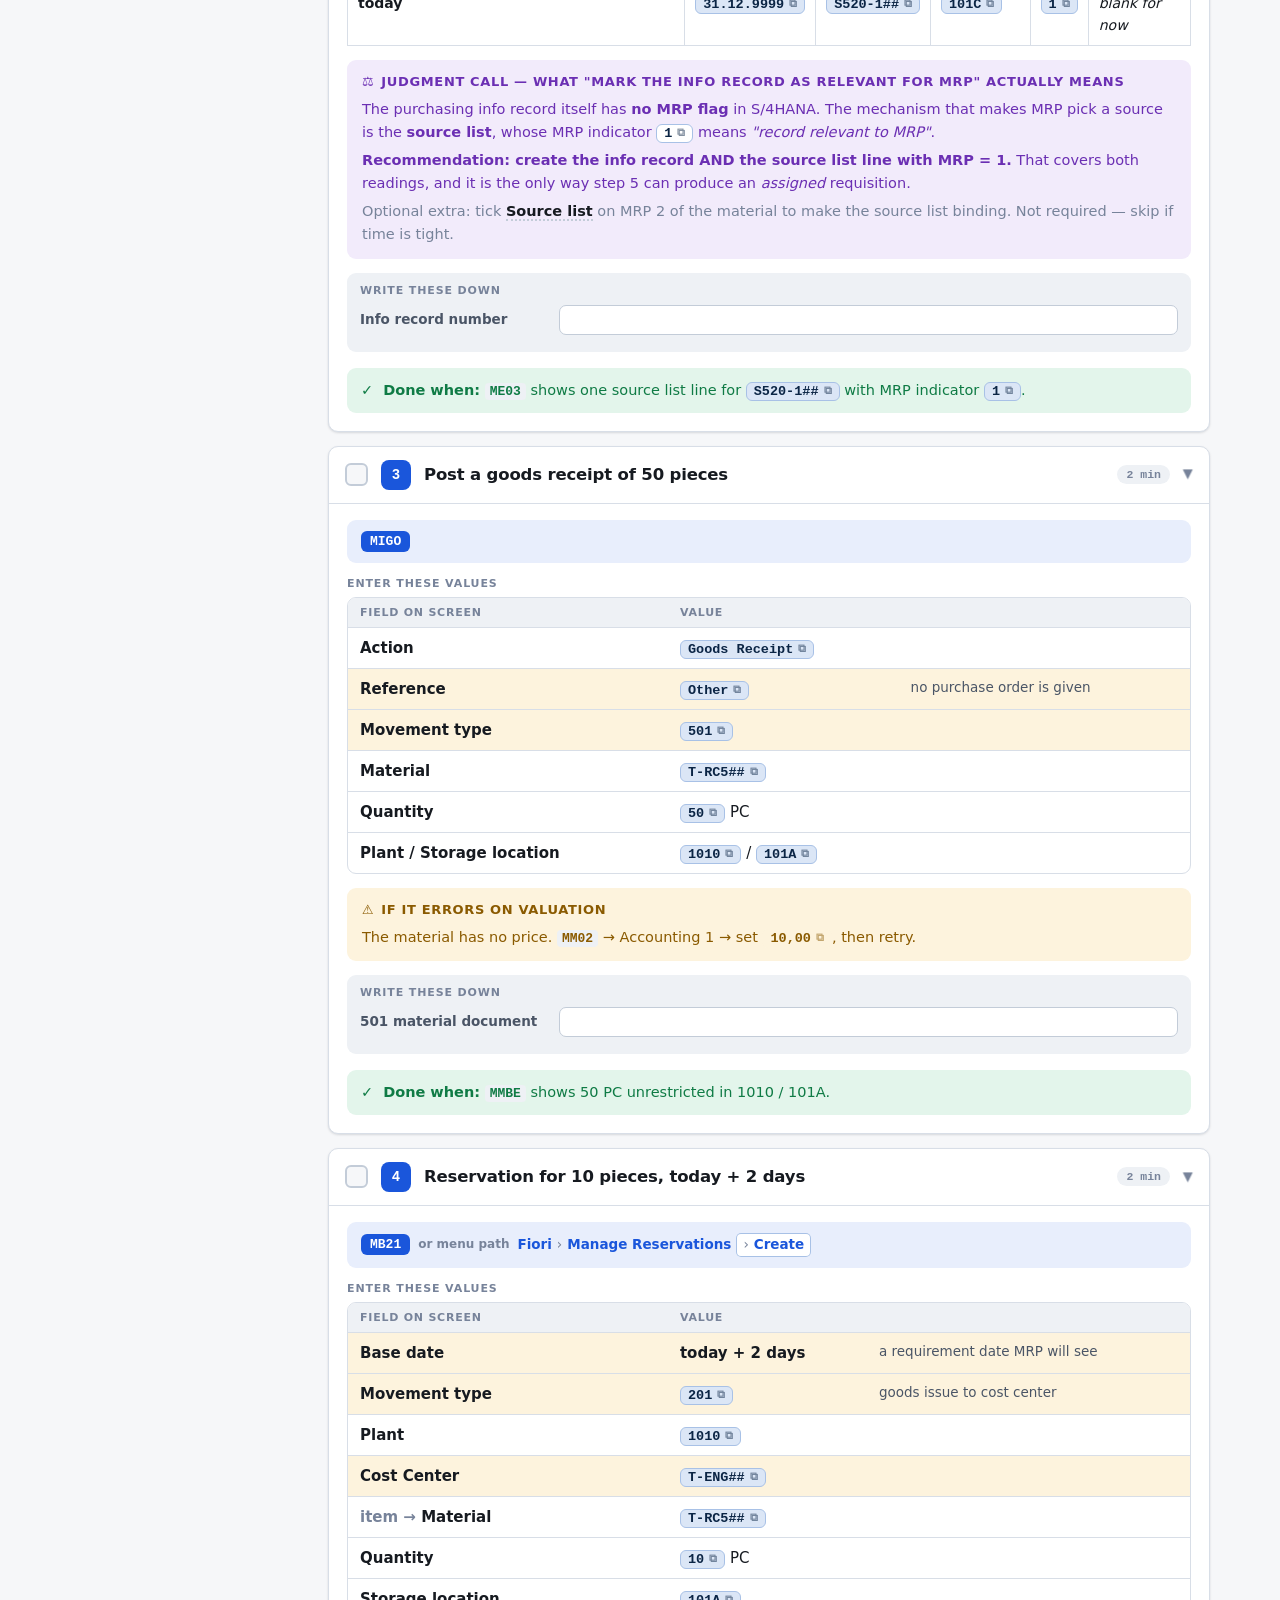
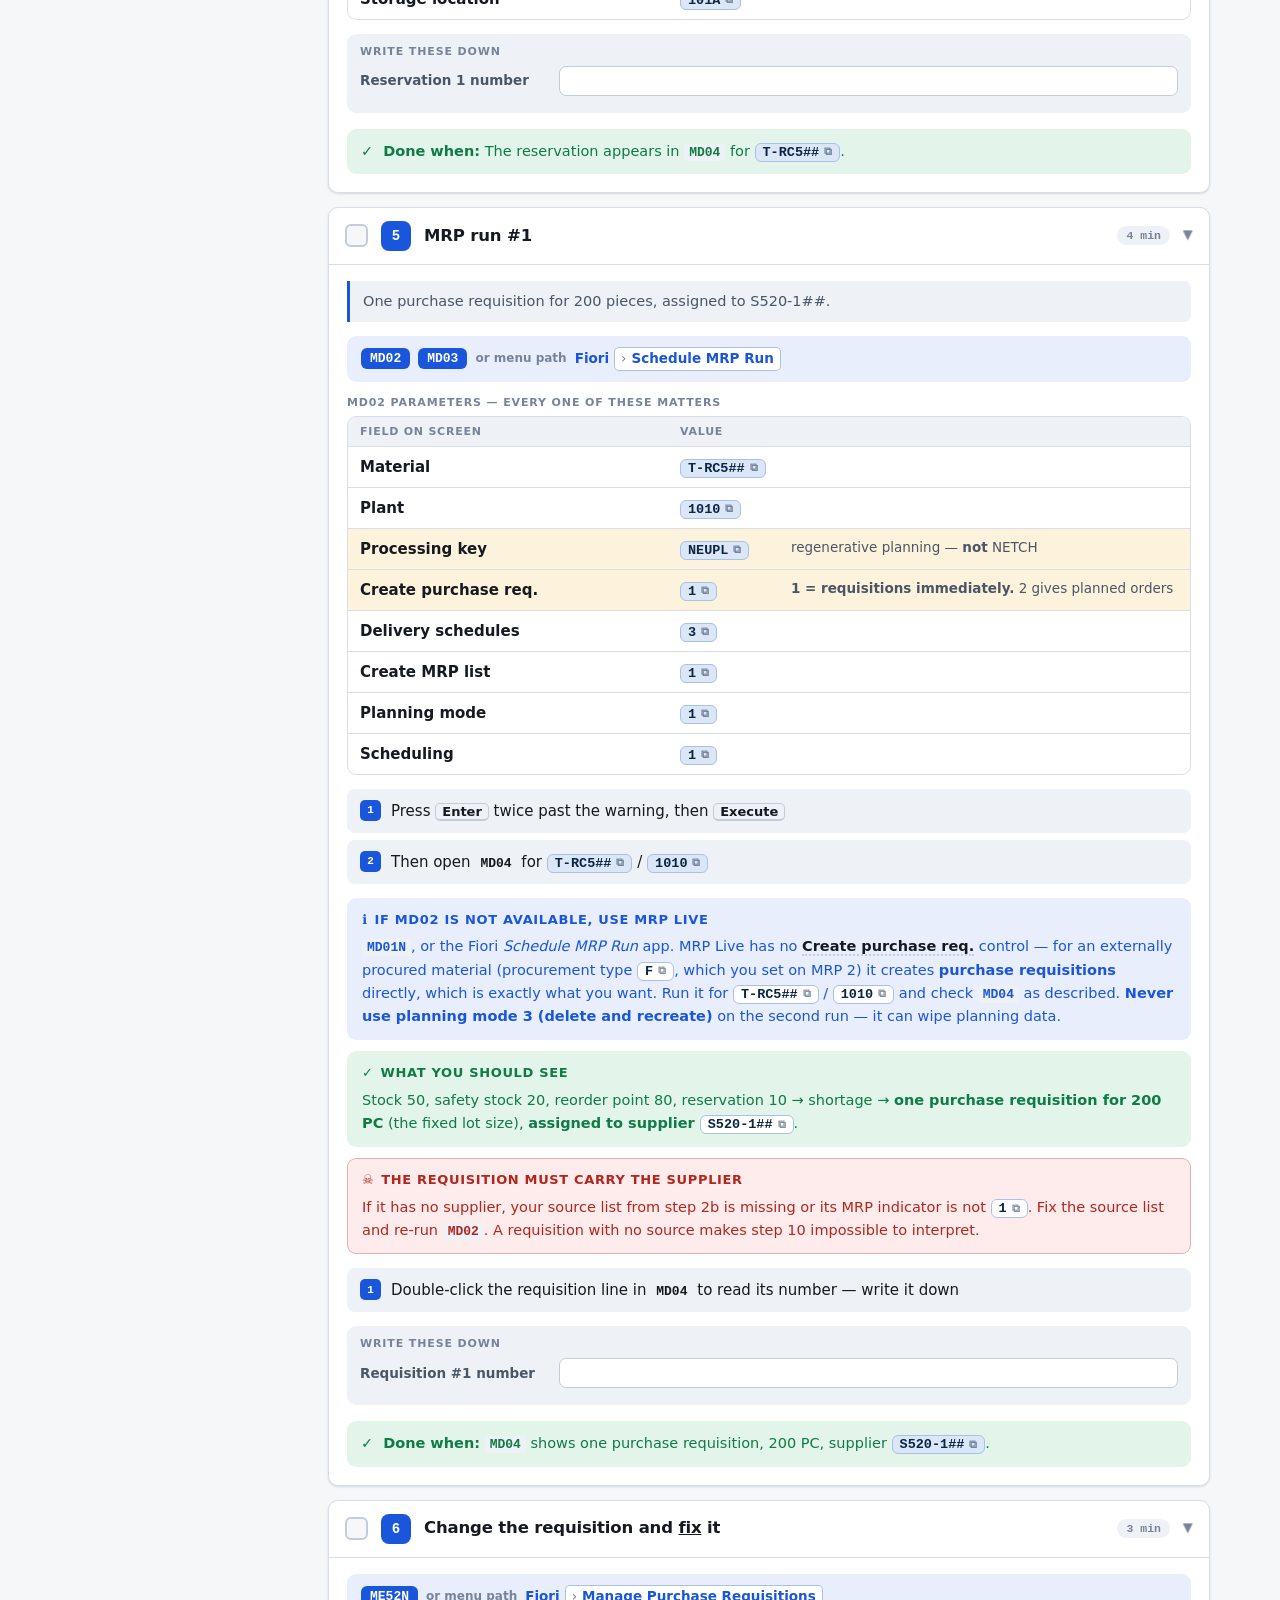
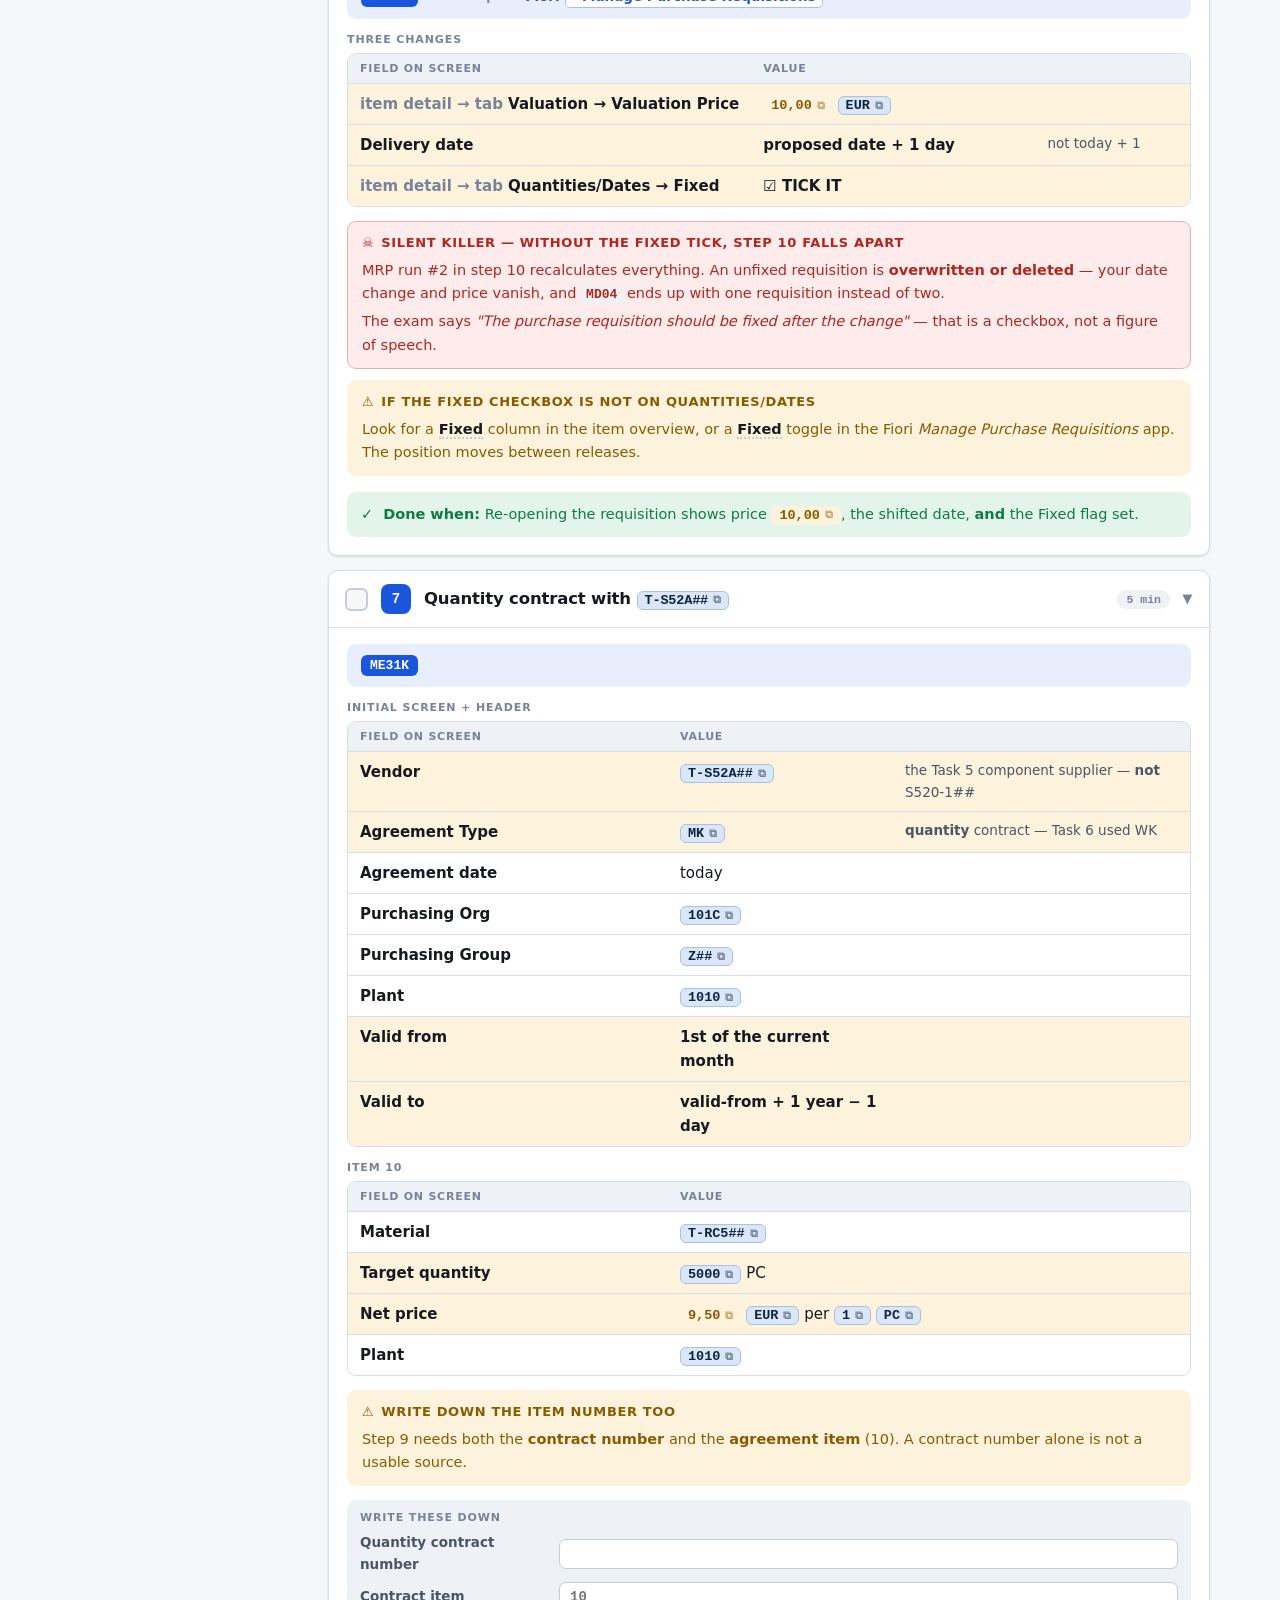
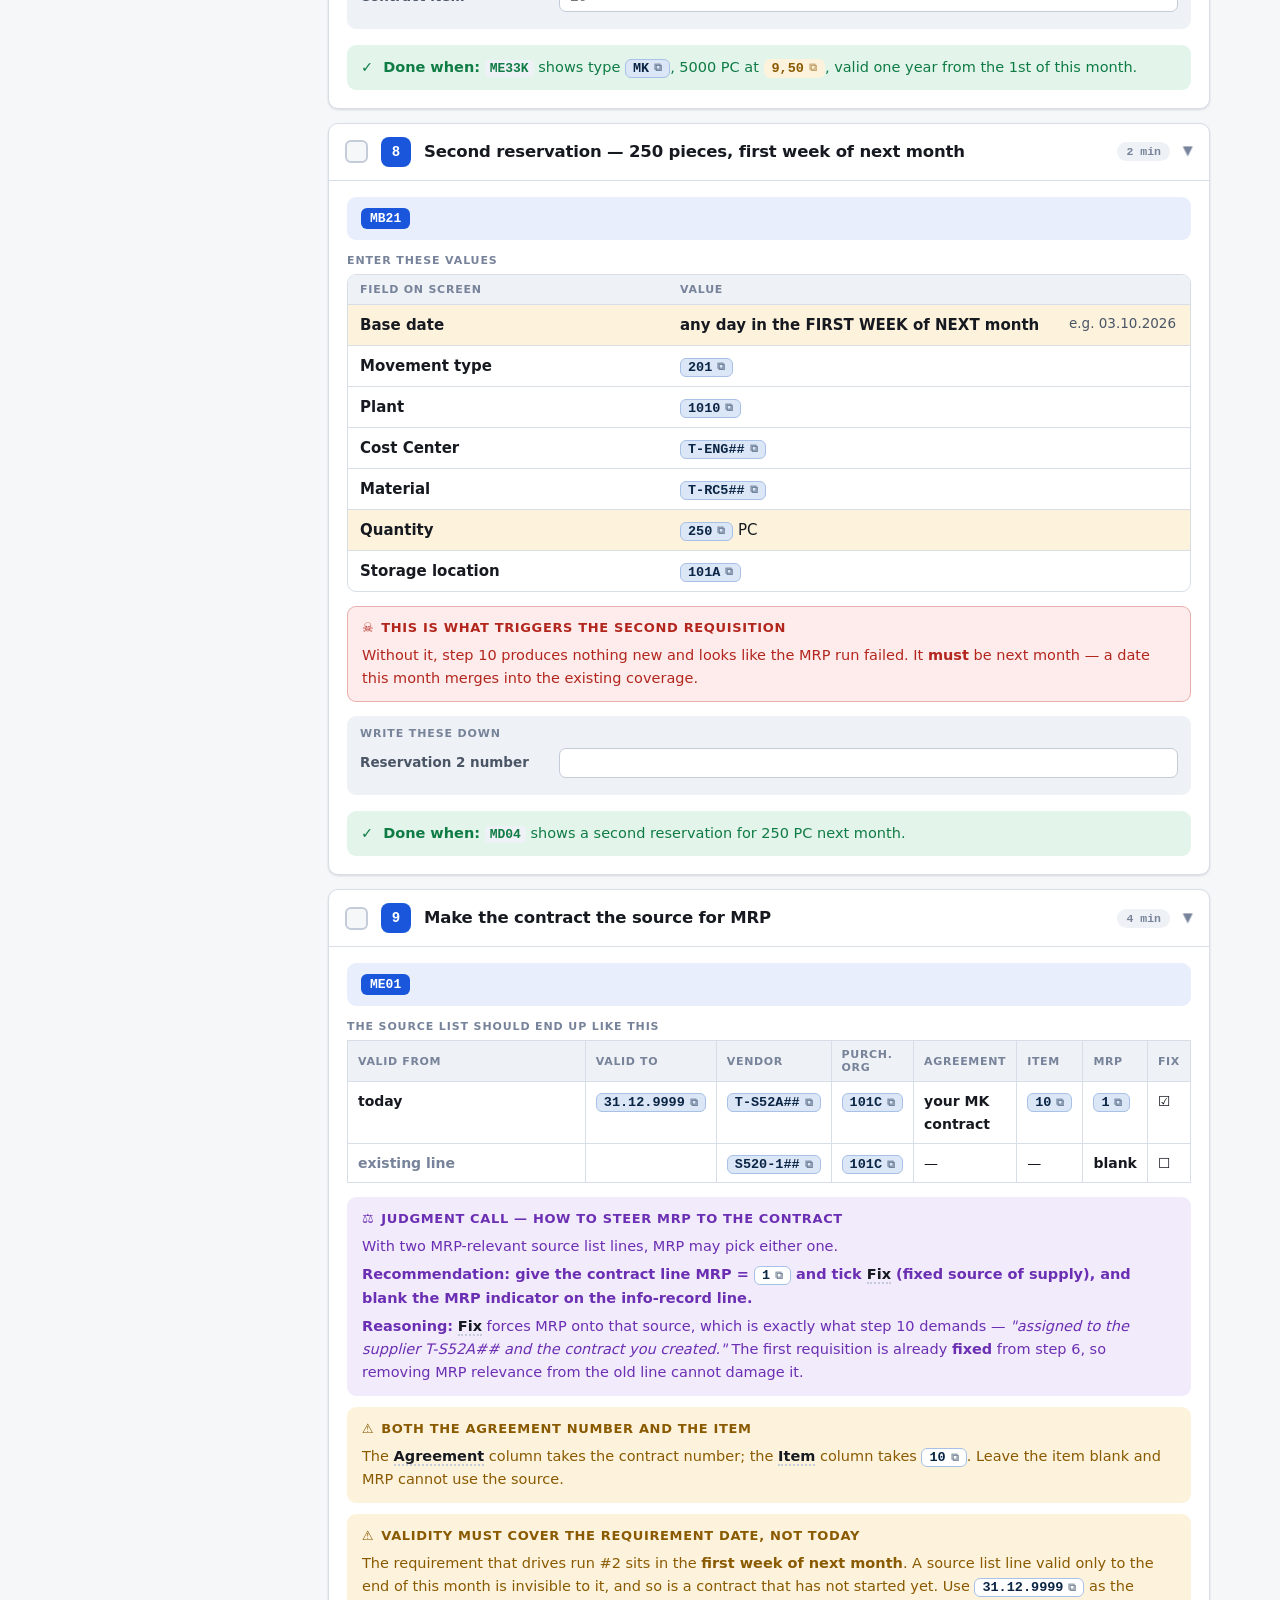
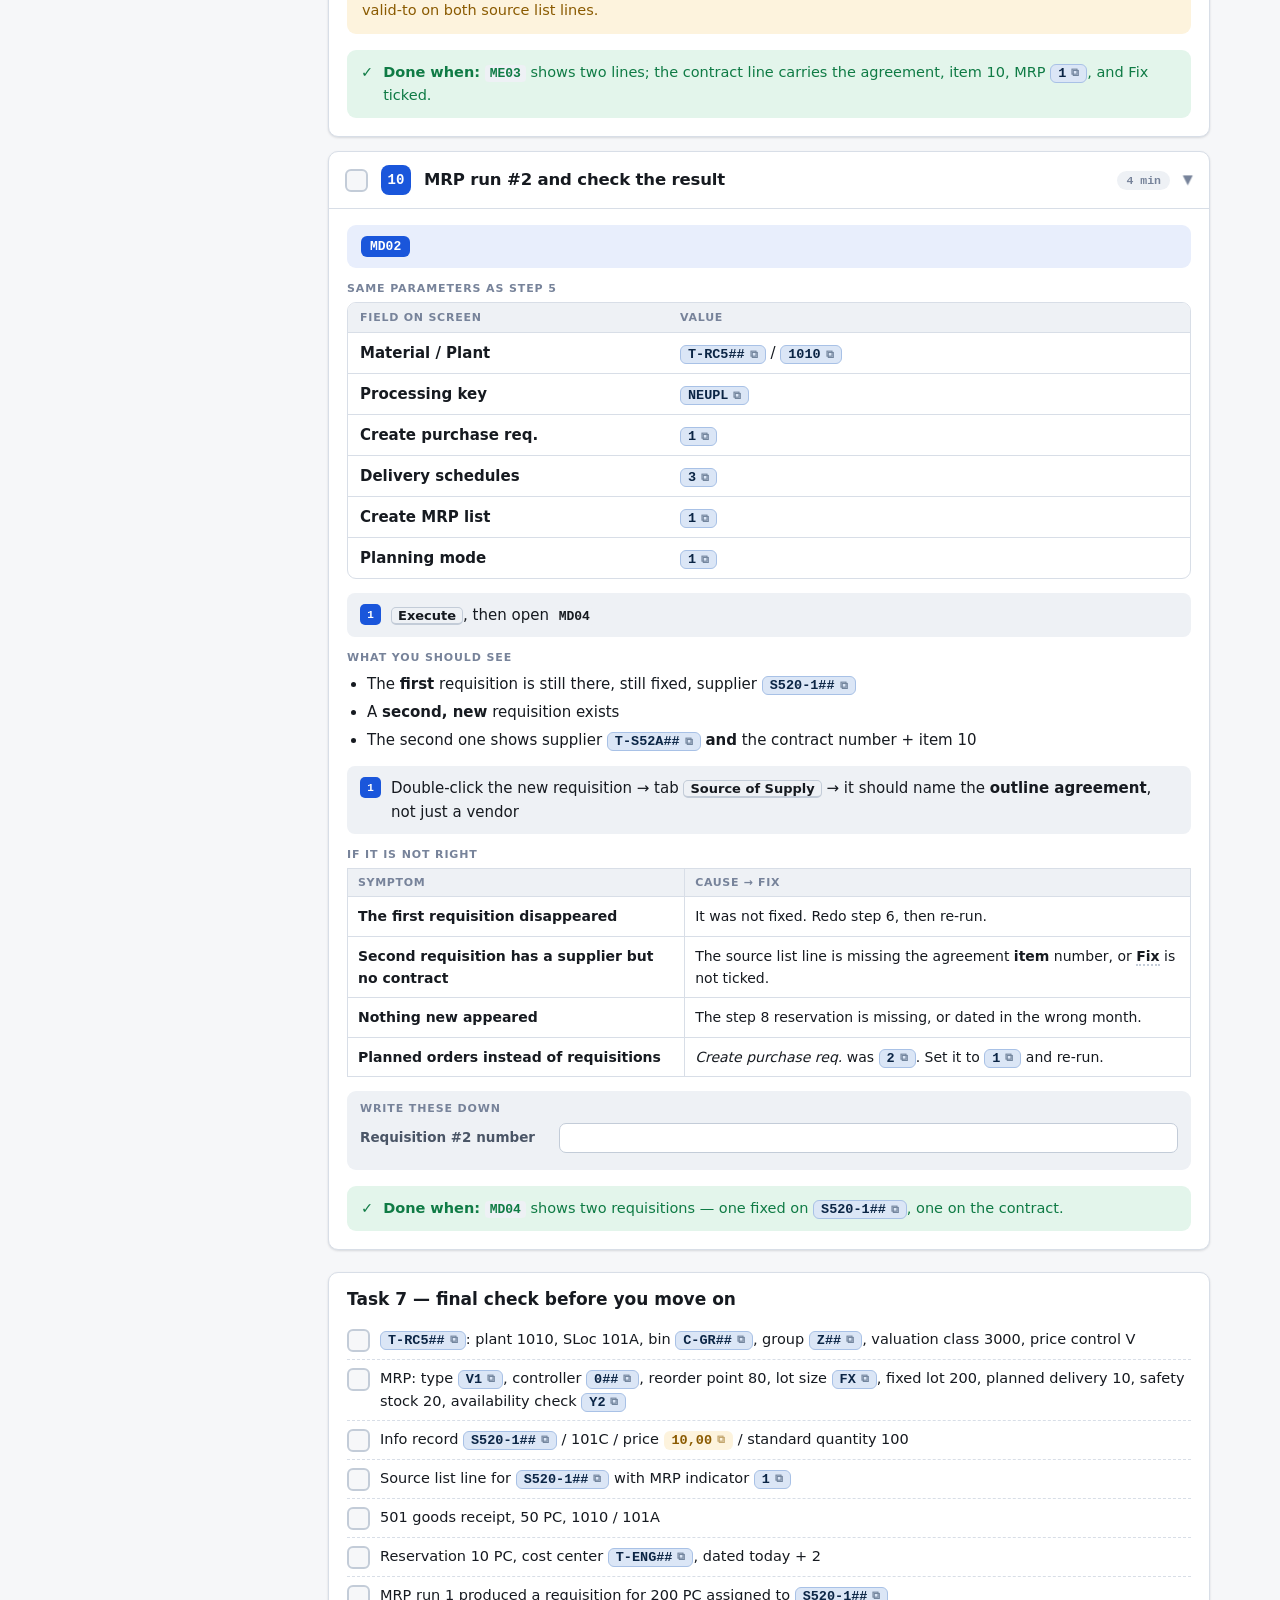
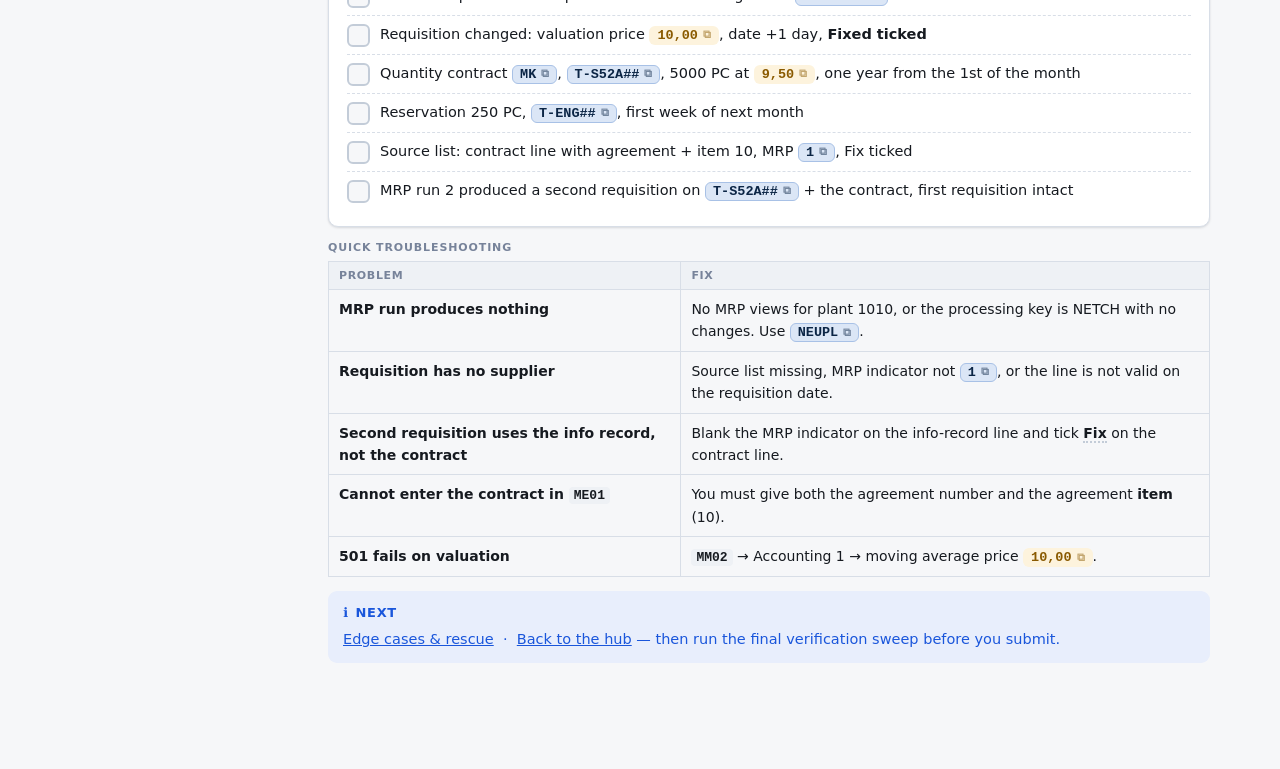
<file: task7.html>
<!DOCTYPE html>
<html lang="en">
<head>
<meta charset="utf-8">
<meta name="viewport" content="width=device-width,initial-scale=1">
<title>Task 7 — Material Requirements Planning · C_TS452</title>
<meta name="description" content="Interactive step-by-step runbook for the SAP C_TS452 practical assessment - S/4HANA Cloud Private Edition, Sourcing and Procurement.">
<meta name="theme-color" content="#1a56db">
<meta name="color-scheme" content="light dark">
<link rel="manifest" href="manifest.webmanifest">
<link rel="icon" href="assets/icon.svg" type="image/svg+xml">
<link rel="apple-touch-icon" href="assets/icon.svg">
<link rel="stylesheet" href="assets/app.css">
</head>
<body>
<script src="assets/app.js"></script>
<script>
var TASK = {
id:'t7', num:7, budget:35,
title:'Material Requirements Planning',
subtitle:'A new raw material planned by reorder point, sourced automatically by MRP — first from a purchasing info record, then from a quantity contract.',
pills:[['10 steps'],['35 min budget','b'],['Medium risk'],['No customizing','g'],['Sequence is everything','r']],
org:[
 ['Plant','<v>1010</v>'],
 ['Storage location','<v>101A</v>'],
 ['Purchasing org','<v>101C</v>'],
 ['Purchasing group','<v>Z##</v>'],
 ['Material','<v>T-RC5##</v>']
],

intro:[
 {t:'co',kind:'info',hd:'The shape of this task — know where you are going',
  html:'<table class="dc">'+
  '<tr><td><b>Steps 1–2</b></td><td>master data, so MRP can plan <b>and</b> find a source</td></tr>'+
  '<tr><td><b>Steps 3–4</b></td><td>create a stock situation and a requirement</td></tr>'+
  '<tr><td><b>Step 5</b></td><td><b>MRP RUN #1</b> → requisition assigned to <v>S520-1##</v></td></tr>'+
  '<tr><td><b>Step 6</b></td><td>change that requisition and <b>fix</b> it, so run #2 cannot destroy it</td></tr>'+
  '<tr><td><b>Steps 7–9</b></td><td>quantity contract + source list, so MRP prefers the contract</td></tr>'+
  '<tr><td><b>Step 10</b></td><td><b>MRP RUN #2</b> → a second requisition, assigned to the contract</td></tr>'+
  '</table>'+
  '<p style="margin-top:8px"><b>Do not reorder.</b> Running MRP before the reservation exists produces nothing to plan.</p>'},
 {t:'co',kind:'warn',hd:'Storage bin differs from Task 3',
  html:'Task 3 used <v>GR##</v>. This task uses <v>C-GR##</v>. Easy to confuse under pressure.'}
],

steps:[
/* --------- 1 --------- */
{
n:1, est:8, railTitle:'Material T-RC5##',
title:'Create material <v>T-RC5##</v>',
goal:'A raw material with full MRP settings for plant 1010, plus purchasing, storage and accounting views.',
blocks:[
{t:'path',tcode:'MM01',crumbs:['Fiori','Manage Product Master Data','Create']},
{t:'fields',h:'Initial screen',rows:[
 ['Material','<v>T-RC5##</v>','',1],
 ['Industry sector','<v>M</v>','or the default offered'],
 ['Material type','<v>ROH</v>','']
]},
{t:'list',h:'Views to select',ol:false,items:[
 '<b>Basic Data 1</b>','<b>Purchasing</b>','<b>MRP 1</b>','<b>MRP 2</b>','<b>MRP 3</b>','<b>MRP 4</b> <span style="color:var(--tx3)">(harmless if empty)</span>',
 '<b>General Plant Data / Storage 1</b>','<b>Accounting 1</b>',
 '<span style="color:var(--tx3)">The exam adds: <i>"Maintain the views for purchasing, storage, and accounting as well."</i></span>'
]},
{t:'fields',h:'Organizational levels',rows:[
 ['Plant','<v>1010</v>','',1],
 ['Storage location','<v>101A</v>','',1]
]},
{t:'screen',title:'Basic Data 1',blocks:[{t:'fields',h:'',rows:[
 ['Description','<v>Certification GR##</v>','',1],
 ['Base Unit of Measure','<v>PC</v>',''],
 ['Material group','<v>00103</v>','any valid group']
]}]},
{t:'screen',title:'Purchasing',blocks:[{t:'fields',h:'',rows:[
 ['Purchasing Group','<v>Z##</v>','',1],
 ['Order unit','<v>PC</v>','']
]}]},
{t:'screen',title:'MRP 1',blocks:[{t:'fields',h:'',rows:[
 ['MRP Type <span style="color:var(--tx3)">(the exam calls it "MRP Procedure")</span>','<v>V1</v>','',1],
 ['MRP Controller','<v>0##</v>','',1],
 ['Reorder Point','<v>80</v>','',1],
 ['Lot Size','<v>FX</v>','fixed order quantity',1],
 ['Fixed Lot Size','<v>200</v>','',1]
]}]},
{t:'screen',title:'MRP 2',blocks:[{t:'fields',h:'',rows:[
 ['Procurement type','<v>F</v>','external procurement'],
 ['Planned Delivery Time','<v>10</v>','',1],
 ['Safety Stock','<v>20</v>','',1]
]}]},
{t:'screen',title:'MRP 3',blocks:[{t:'fields',h:'',rows:[
 ['Availability Check','<v>Y2</v>','',1]
]}]},
{t:'screen',title:'General Plant Data / Storage 1',blocks:[{t:'fields',h:'',rows:[
 ['Storage Bin','<v>C-GR##</v>','<b>not</b> GR## — that was Task 3',1]
]}]},
{t:'screen',title:'Accounting 1',blocks:[{t:'fields',h:'',rows:[
 ['Valuation Class','<v>3000</v>','',1],
 ['Price Control','<v>V</v>','',1],
 ['Moving Average Price','<m>10,00</m>','recommended — see below'],
 ['Price Unit','<v>1</v>','']
]}]},
{t:'co',kind:'warn',hd:'Three things that quietly matter',
 html:'<ul class="bl">'+
 '<li><b><v>V1</v></b> is <i>manual reorder point planning including external requirements</i> — that is what makes the reservations in steps 4 and 8 drive the MRP result. <b>Do not use VB.</b></li>'+
 '<li><b>Set the price to <m>10,00</m></b>. Not demanded, but the 501 receipt in step 3 needs a price, and step 6 wants a valuation price of 10.</li>'+
 '<li><b>MRP views must exist for plant 1010.</b> A material without plant-level MRP views is simply skipped by the MRP run — with no error at all.</li></ul>'},
{t:'logs',items:[['mat','Material created','T-RC5##']]}
],
done:'<code>MM03</code> shows MRP 1 / 2 / 3 for plant 1010 with all eight MRP values above.'
},

/* --------- 2 --------- */
{
n:2, est:6, railTitle:'Info record + source list',
title:'Purchasing info record, and make it MRP-relevant',
goal:'A price for S520-1##, and a source list entry so MRP can actually pick it.',
blocks:[
{t:'path',h:'2a · Info record',tcode:'ME11'},
{t:'fields',rows:[
 ['Vendor','<v>S520-1##</v>',''],
 ['Material','<v>T-RC5##</v>',''],
 ['Purchasing Org','<v>101C</v>','',1],
 ['Plant','<v>1010</v>',''],
 ['Info category','<b>◉ Standard</b>',''],
 ['<span style="color:var(--tx3)">Purch. Org Data 1 →</span> Purchasing Group','<v>Z##</v>',''],
 ['Planned Delivery Time','<v>10</v>',''],
 ['Standard Quantity','<v>100</v>','"the normal order quantity is 100 pc"',1],
 ['Net Price','<m>10,00</m> <v>EUR</v> per <v>1</v> <v>PC</v>','',1]
]},

{t:'path',h:'2b · Make it relevant for MRP — the source list',tcode:'ME01',
 crumbs:['Fiori','Manage Source Lists']},
{t:'fields',rows:[
 ['Material','<v>T-RC5##</v>',''],
 ['Plant','<v>1010</v>','']
]},
{t:'table',h:'The line to add',cols:['Valid from','Valid to','Vendor','Purch. Org','MRP','Fix'],rows:[
 ['today','<v>31.12.9999</v>','<v>S520-1##</v>','<v>101C</v>','<b><v>1</v></b>','<i>blank for now</i>']
]},
{t:'co',kind:'jud',hd:'Judgment call — what "mark the info record as relevant for MRP" actually means',
 html:'<p>The purchasing info record itself has <b>no MRP flag</b> in S/4HANA. The mechanism that makes MRP pick a source is the '+
 '<b>source list</b>, whose MRP indicator <v>1</v> means <i>"record relevant to MRP"</i>.</p>'+
 '<p><b>Recommendation: create the info record AND the source list line with MRP = 1.</b> '+
 'That covers both readings, and it is the only way step 5 can produce an <i>assigned</i> requisition.</p>'+
 '<p><span style="color:var(--tx3)">Optional extra: tick <f>Source list</f> on MRP 2 of the material to make the source list binding. Not required — skip if time is tight.</span></p>'},
{t:'logs',items:[['pir','Info record number','']]}
],
done:'<code>ME03</code> shows one source list line for <v>S520-1##</v> with MRP indicator <v>1</v>.'
},

/* --------- 3 --------- */
{
n:3, est:2, railTitle:'GR 50 pc (501)',
title:'Post a goods receipt of 50 pieces',
blocks:[
{t:'path',tcode:'MIGO'},
{t:'fields',rows:[
 ['Action','<v>Goods Receipt</v>',''],
 ['Reference','<v>Other</v>','no purchase order is given',1],
 ['Movement type','<v>501</v>','',1],
 ['Material','<v>T-RC5##</v>',''],
 ['Quantity','<v>50</v> PC',''],
 ['Plant / Storage location','<v>1010</v> / <v>101A</v>','']
]},
{t:'co',kind:'warn',hd:'If it errors on valuation',
 html:'The material has no price. <code>MM02</code> → Accounting 1 → set <m>10,00</m>, then retry.'},
{t:'logs',items:[['d501','501 material document','']]}
],
done:'<code>MMBE</code> shows 50 PC unrestricted in 1010 / 101A.'
},

/* --------- 4 --------- */
{
n:4, est:2, railTitle:'Reservation 10 pc',
title:'Reservation for 10 pieces, today + 2 days',
blocks:[
{t:'path',tcode:'MB21',crumbs:['Fiori','Manage Reservations','Create']},
{t:'fields',rows:[
 ['Base date','<b>today + 2 days</b>','a requirement date MRP will see',1],
 ['Movement type','<v>201</v>','goods issue to cost center',1],
 ['Plant','<v>1010</v>',''],
 ['Cost Center','<v>T-ENG##</v>','',1],
 ['<span style="color:var(--tx3)">item →</span> Material','<v>T-RC5##</v>',''],
 ['Quantity','<v>10</v> PC',''],
 ['Storage location','<v>101A</v>','']
]},
{t:'logs',items:[['res1','Reservation 1 number','']]}
],
done:'The reservation appears in <code>MD04</code> for <v>T-RC5##</v>.'
},

/* --------- 5 --------- */
{
n:5, est:4, railTitle:'MRP RUN #1',
title:'MRP run #1',
goal:'One purchase requisition for 200 pieces, assigned to S520-1##.',
blocks:[
{t:'path',tcode:['MD02','MD03'],crumbs:['Fiori','Schedule MRP Run']},
{t:'fields',h:'MD02 parameters — every one of these matters',rows:[
 ['Material','<v>T-RC5##</v>',''],
 ['Plant','<v>1010</v>',''],
 ['Processing key','<v>NEUPL</v>','regenerative planning — <b>not</b> NETCH',1],
 ['Create purchase req.','<v>1</v>','<b>1 = requisitions immediately.</b> 2 gives planned orders',1],
 ['Delivery schedules','<v>3</v>',''],
 ['Create MRP list','<v>1</v>',''],
 ['Planning mode','<v>1</v>',''],
 ['Scheduling','<v>1</v>','']
]},
{t:'click',items:['Press <k>Enter</k> twice past the warning, then <k>Execute</k>','Then open <code>MD04</code> for <v>T-RC5##</v> / <v>1010</v>']},

{t:'co',kind:'info',hd:'If MD02 is not available, use MRP Live',
 html:'<code>MD01N</code>, or the Fiori <i>Schedule MRP Run</i> app. MRP Live has no <f>Create purchase req.</f> control \u2014 for an '+
 'externally procured material (procurement type <v>F</v>, which you set on MRP 2) it creates <b>purchase requisitions</b> directly, '+
 'which is exactly what you want. Run it for <v>T-RC5##</v> / <v>1010</v> and check <code>MD04</code> as described. '+
 '<b>Never use planning mode 3 (delete and recreate)</b> on the second run \u2014 it can wipe planning data.'},
{t:'co',kind:'ok',hd:'What you should see',
 html:'Stock 50, safety stock 20, reorder point 80, reservation 10 → shortage → '+
      '<b>one purchase requisition for 200 PC</b> (the fixed lot size), <b>assigned to supplier <v>S520-1##</v></b>.'},
{t:'co',kind:'danger',hd:'The requisition MUST carry the supplier',
 html:'If it has no supplier, your source list from step 2b is missing or its MRP indicator is not <v>1</v>. '+
      'Fix the source list and re-run <code>MD02</code>. A requisition with no source makes step 10 impossible to interpret.'},
{t:'click',items:['Double-click the requisition line in <code>MD04</code> to read its number — write it down']},
{t:'logs',items:[['pr1','Requisition #1 number','']]}
],
done:'<code>MD04</code> shows one purchase requisition, 200 PC, supplier <v>S520-1##</v>.'
},

/* --------- 6 --------- */
{
n:6, est:3, railTitle:'Change + FIX requisition',
title:'Change the requisition and <u>fix</u> it',
blocks:[
{t:'path',tcode:'ME52N',crumbs:['Fiori','Manage Purchase Requisitions']},
{t:'fields',h:'Three changes',rows:[
 ['<span style="color:var(--tx3)">item detail → tab</span> Valuation &rarr; Valuation Price','<m>10,00</m> <v>EUR</v>','',1],
 ['Delivery date','<b>proposed date + 1 day</b>','not today + 1',1],
 ['<span style="color:var(--tx3)">item detail → tab</span> Quantities/Dates &rarr; Fixed','<b>☑ TICK IT</b>','',1]
]},
{t:'co',kind:'danger',hd:'Silent killer — without the Fixed tick, step 10 falls apart',
 html:'<p>MRP run #2 in step 10 recalculates everything. An unfixed requisition is <b>overwritten or deleted</b> — your date change and price vanish, and <code>MD04</code> ends up with one requisition instead of two.</p>'+
 '<p>The exam says <i>"The purchase requisition should be fixed after the change"</i> — that is a checkbox, not a figure of speech.</p>'},
{t:'co',kind:'warn',hd:'If the Fixed checkbox is not on Quantities/Dates',
 html:'Look for a <f>Fixed</f> column in the item overview, or a <f>Fixed</f> toggle in the Fiori <i>Manage Purchase Requisitions</i> app. The position moves between releases.'}
],
done:'Re-opening the requisition shows price <m>10,00</m>, the shifted date, <b>and</b> the Fixed flag set.'
},

/* --------- 7 --------- */
{
n:7, est:5, railTitle:'Quantity contract MK',
title:'Quantity contract with <v>T-S52A##</v>',
blocks:[
{t:'path',tcode:'ME31K'},
{t:'fields',h:'Initial screen + header',rows:[
 ['Vendor','<v>T-S52A##</v>','the Task 5 component supplier — <b>not</b> S520-1##',1],
 ['Agreement Type','<v>MK</v>','<b>quantity</b> contract — Task 6 used WK',1],
 ['Agreement date','today',''],
 ['Purchasing Org','<v>101C</v>',''],
 ['Purchasing Group','<v>Z##</v>',''],
 ['Plant','<v>1010</v>',''],
 ['Valid from','<b>1st of the current month</b>','',1],
 ['Valid to','<b>valid-from + 1 year − 1 day</b>','',1]
]},
{t:'fields',h:'Item 10',rows:[
 ['Material','<v>T-RC5##</v>',''],
 ['Target quantity','<v>5000</v> PC','',1],
 ['Net price','<m>9,50</m> <v>EUR</v> per <v>1</v> <v>PC</v>','',1],
 ['Plant','<v>1010</v>','']
]},
{t:'co',kind:'warn',hd:'Write down the item number too',
 html:'Step 9 needs both the <b>contract number</b> and the <b>agreement item</b> (10). A contract number alone is not a usable source.'},
{t:'logs',items:[['ct','Quantity contract number',''],['cti','Contract item','10']]}
],
done:'<code>ME33K</code> shows type <v>MK</v>, 5000 PC at <m>9,50</m>, valid one year from the 1st of this month.'
},

/* --------- 8 --------- */
{
n:8, est:2, railTitle:'Reservation 250 pc',
title:'Second reservation — 250 pieces, first week of next month',
blocks:[
{t:'path',tcode:'MB21'},
{t:'fields',rows:[
 ['Base date','<b>any day in the FIRST WEEK of NEXT month</b>','e.g. 03.10.2026',1],
 ['Movement type','<v>201</v>',''],
 ['Plant','<v>1010</v>',''],
 ['Cost Center','<v>T-ENG##</v>',''],
 ['Material','<v>T-RC5##</v>',''],
 ['Quantity','<v>250</v> PC','',1],
 ['Storage location','<v>101A</v>','']
]},
{t:'co',kind:'danger',hd:'This is what triggers the second requisition',
 html:'Without it, step 10 produces nothing new and looks like the MRP run failed. '+
      'It <b>must</b> be next month — a date this month merges into the existing coverage.'},
{t:'logs',items:[['res2','Reservation 2 number','']]}
],
done:'<code>MD04</code> shows a second reservation for 250 PC next month.'
},

/* --------- 9 --------- */
{
n:9, est:4, railTitle:'Source list → contract',
title:'Make the contract the source for MRP',
blocks:[
{t:'path',tcode:'ME01'},
{t:'table',h:'The source list should end up like this',cols:['Valid from','Valid to','Vendor','Purch. Org','Agreement','Item','MRP','Fix'],rows:[
 ['today','<v>31.12.9999</v>','<v>T-S52A##</v>','<v>101C</v>','<b>your MK contract</b>','<v>10</v>','<b><v>1</v></b>','<b>☑</b>'],
 ['<span style="color:var(--tx3)">existing line</span>','','<v>S520-1##</v>','<v>101C</v>','—','—','<b>blank</b>','☐']
]},
{t:'co',kind:'jud',hd:'Judgment call — how to steer MRP to the contract',
 html:'<p>With two MRP-relevant source list lines, MRP may pick either one.</p>'+
 '<p><b>Recommendation: give the contract line MRP = <v>1</v> and tick <f>Fix</f> (fixed source of supply), and blank the MRP indicator on the info-record line.</b></p>'+
 '<p><b>Reasoning:</b> <f>Fix</f> forces MRP onto that source, which is exactly what step 10 demands — <i>"assigned to the supplier T-S52A## and the contract you created."</i> '+
 'The first requisition is already <b>fixed</b> from step 6, so removing MRP relevance from the old line cannot damage it.</p>'},
{t:'co',kind:'warn',hd:'Both the agreement number AND the item',
 html:'The <f>Agreement</f> column takes the contract number; the <f>Item</f> column takes <v>10</v>. Leave the item blank and MRP cannot use the source.'},

{t:'co',kind:'warn',hd:'Validity must cover the REQUIREMENT date, not today',
 html:'The requirement that drives run #2 sits in the <b>first week of next month</b>. A source list line valid only to the end of '+
 'this month is invisible to it, and so is a contract that has not started yet. Use <v>31.12.9999</v> as the valid-to on both source list lines.'}
],
done:'<code>ME03</code> shows two lines; the contract line carries the agreement, item 10, MRP <v>1</v>, and Fix ticked.'
},

/* --------- 10 --------- */
{
n:10, est:4, railTitle:'MRP RUN #2',
title:'MRP run #2 and check the result',
blocks:[
{t:'path',tcode:'MD02'},
{t:'fields',h:'Same parameters as step 5',rows:[
 ['Material / Plant','<v>T-RC5##</v> / <v>1010</v>',''],
 ['Processing key','<v>NEUPL</v>',''],
 ['Create purchase req.','<v>1</v>',''],
 ['Delivery schedules','<v>3</v>',''],
 ['Create MRP list','<v>1</v>',''],
 ['Planning mode','<v>1</v>','']
]},
{t:'click',items:['<k>Execute</k>, then open <code>MD04</code>']},
{t:'list',h:'What you should see',ol:false,items:[
 'The <b>first</b> requisition is still there, still fixed, supplier <v>S520-1##</v>',
 'A <b>second, new</b> requisition exists',
 'The second one shows supplier <v>T-S52A##</v> <b>and</b> the contract number + item 10'
]},
{t:'click',items:['Double-click the new requisition → tab <k>Source of Supply</k> → it should name the <b>outline agreement</b>, not just a vendor']},
{t:'table',h:'If it is not right',cols:['Symptom','Cause → fix'],rows:[
 ['The first requisition disappeared','It was not fixed. Redo step 6, then re-run.'],
 ['Second requisition has a supplier but no contract','The source list line is missing the agreement <b>item</b> number, or <f>Fix</f> is not ticked.'],
 ['Nothing new appeared','The step 8 reservation is missing, or dated in the wrong month.'],
 ['Planned orders instead of requisitions','<i>Create purchase req.</i> was <v>2</v>. Set it to <v>1</v> and re-run.']
]},
{t:'logs',items:[['pr2','Requisition #2 number','']]}
],
done:'<code>MD04</code> shows two requisitions — one fixed on <v>S520-1##</v>, one on the contract.'
}
],

check:[
 '<v>T-RC5##</v>: plant 1010, SLoc 101A, bin <v>C-GR##</v>, group <v>Z##</v>, valuation class 3000, price control V',
 'MRP: type <v>V1</v>, controller <v>0##</v>, reorder point 80, lot size <v>FX</v>, fixed lot 200, planned delivery 10, safety stock 20, availability check <v>Y2</v>',
 'Info record <v>S520-1##</v> / 101C / price <m>10,00</m> / standard quantity 100',
 'Source list line for <v>S520-1##</v> with MRP indicator <v>1</v>',
 '501 goods receipt, 50 PC, 1010 / 101A',
 'Reservation 10 PC, cost center <v>T-ENG##</v>, dated today + 2',
 'MRP run 1 produced a requisition for 200 PC assigned to <v>S520-1##</v>',
 'Requisition changed: valuation price <m>10,00</m>, date +1 day, <b>Fixed ticked</b>',
 'Quantity contract <v>MK</v>, <v>T-S52A##</v>, 5000 PC at <m>9,50</m>, one year from the 1st of the month',
 'Reservation 250 PC, <v>T-ENG##</v>, first week of next month',
 'Source list: contract line with agreement + item 10, MRP <v>1</v>, Fix ticked',
 'MRP run 2 produced a second requisition on <v>T-S52A##</v> + the contract, first requisition intact'
],

outro:[
 {t:'table',h:'Quick troubleshooting',cols:['Problem','Fix'],rows:[
  ['MRP run produces nothing','No MRP views for plant 1010, or the processing key is NETCH with no changes. Use <v>NEUPL</v>.'],
  ['Requisition has no supplier','Source list missing, MRP indicator not <v>1</v>, or the line is not valid on the requisition date.'],
  ['Second requisition uses the info record, not the contract','Blank the MRP indicator on the info-record line and tick <f>Fix</f> on the contract line.'],
  ['Cannot enter the contract in <code>ME01</code>','You must give both the agreement number and the agreement <b>item</b> (10).'],
  ['501 fails on valuation','<code>MM02</code> → Accounting 1 → moving average price <m>10,00</m>.']
 ]},
 {t:'co',kind:'info',hd:'Next',
  html:'<a href="edge-cases.html" data-tasklink="edge-cases.html">Edge cases &amp; rescue</a> &nbsp;\u00b7&nbsp; <a href="index.html" data-tasklink="index.html">Back to the hub</a> — then run the final verification sweep before you submit.'}
]
};
CTSbuild(TASK);
</script>
</body>
</html>
</file>
<file: assets/app.css>
/* C_TS452 exam runbook — shared styles */

:root{
  --bg:#f6f7f9; --bg2:#ffffff; --bg3:#eef1f5; --line:#d8dee7; --line2:#c3ccd8;
  --tx:#161a20; --tx2:#4a5566; --tx3:#77839a;
  --acc:#1a56db; --acc-bg:#e8eefc;
  --ok:#0f7b45; --ok-bg:#e3f5eb;
  --warn:#8a5a00; --warn-bg:#fdf3dd;
  --dgr:#b3261e; --dgr-bg:#fdeceb;
  --jud:#6b2fb3; --jud-bg:#f2ebfb;
  --chip:#0b2545; --chip-bg:#dbe6f6; --chip-line:#a8c1e6;
  --mono:ui-monospace,"Cascadia Mono","Consolas","SF Mono",monospace;
  --sans:"Segoe UI",system-ui,-apple-system,sans-serif;
  --r:10px; --sh:0 1px 2px rgba(16,24,40,.06),0 1px 3px rgba(16,24,40,.08);
}
:root[data-theme="dark"]{
  --bg:#0f1115; --bg2:#171a21; --bg3:#1e222b; --line:#2b313c; --line2:#3a4250;
  --tx:#e8ecf3; --tx2:#a8b3c4; --tx3:#7b8698;
  --acc:#7aa2ff; --acc-bg:#16233f;
  --ok:#54d195; --ok-bg:#11291e;
  --warn:#f0c04a; --warn-bg:#2b2411;
  --dgr:#ff8d85; --dgr-bg:#331615;
  --jud:#c9a6ff; --jud-bg:#231a33;
  --chip:#cfe0ff; --chip-bg:#1b2c4a; --chip-line:#31496f;
}
@media (prefers-color-scheme:dark){
  :root:not([data-theme="light"]){
    --bg:#0f1115; --bg2:#171a21; --bg3:#1e222b; --line:#2b313c; --line2:#3a4250;
    --tx:#e8ecf3; --tx2:#a8b3c4; --tx3:#7b8698;
    --acc:#7aa2ff; --acc-bg:#16233f;
    --ok:#54d195; --ok-bg:#11291e;
    --warn:#f0c04a; --warn-bg:#2b2411;
    --dgr:#ff8d85; --dgr-bg:#331615;
    --jud:#c9a6ff; --jud-bg:#231a33;
    --chip:#cfe0ff; --chip-bg:#1b2c4a; --chip-line:#31496f;
  }
}

*{box-sizing:border-box}
html{scroll-behavior:smooth;scroll-padding-top:120px}
body{margin:0;background:var(--bg);color:var(--tx);font:15px/1.6 var(--sans);-webkit-font-smoothing:antialiased}
a{color:var(--acc)}
h1,h2,h3,h4{margin:0;line-height:1.25;font-weight:650}

/* ---------- top bar ---------- */
.bar{position:sticky;top:0;z-index:50;background:var(--bg2);border-bottom:1px solid var(--line);box-shadow:var(--sh)}
.bar-in{max-width:1180px;margin:0 auto;padding:10px 20px;display:flex;gap:14px;align-items:center;flex-wrap:wrap}
.brand{display:flex;align-items:center;gap:10px;font-weight:700;letter-spacing:-.01em}
.brand .tag{background:var(--acc);color:#fff;border-radius:6px;padding:2px 8px;font-size:12px;font-weight:700}
.bar .sp{flex:1}
.ctl{display:flex;align-items:center;gap:6px;font-size:13px;color:var(--tx2)}
.ctl label{white-space:nowrap;font-weight:600}
input,select,button,textarea{font-family:inherit;font-size:14px;color:var(--tx)}
.gg-in{width:74px;text-align:center;font:700 17px var(--mono);letter-spacing:1px;
  background:var(--bg);border:2px solid var(--acc);border-radius:8px;padding:5px 6px}
.gg-in:focus{outline:3px solid var(--acc-bg)}
.sel,.btn{background:var(--bg);border:1px solid var(--line2);border-radius:8px;padding:6px 10px;cursor:pointer}
.btn:hover,.sel:hover{background:var(--bg3)}
.btn.primary{background:var(--acc);border-color:var(--acc);color:#fff;font-weight:600}
.btn.sm{padding:3px 8px;font-size:12px}
.timer{font:700 15px var(--mono);background:var(--bg3);border:1px solid var(--line);border-radius:8px;padding:5px 10px;min-width:74px;text-align:center}
.timer.over{background:var(--dgr-bg);color:var(--dgr);border-color:var(--dgr)}
.prog{height:6px;background:var(--bg3);border-radius:99px;overflow:hidden;width:100%}
.prog i{display:block;height:100%;background:var(--ok);width:0;transition:width .25s}
.bar-prog{max-width:1180px;margin:0 auto;padding:0 20px 9px;display:flex;align-items:center;gap:12px}
.bar-prog .lbl{font:600 12px var(--mono);color:var(--tx2);white-space:nowrap}

/* ---------- warn banner ---------- */
.nostore{background:var(--warn-bg);color:var(--warn);border-bottom:1px solid var(--line);
  padding:7px 20px;font-size:13px;text-align:center;font-weight:600}

/* ---------- layout ---------- */
.wrap{max-width:1180px;margin:0 auto;padding:22px 20px 100px;display:grid;grid-template-columns:232px 1fr;gap:26px;align-items:start}
.rail{position:sticky;top:112px;max-height:calc(100vh - 140px);overflow:auto;
  background:var(--bg2);border:1px solid var(--line);border-radius:var(--r);padding:10px;box-shadow:var(--sh)}
.rail h4{font-size:11px;text-transform:uppercase;letter-spacing:.09em;color:var(--tx3);margin:4px 6px 8px}
.rail a{display:flex;gap:8px;align-items:flex-start;padding:6px 8px;border-radius:7px;
  text-decoration:none;color:var(--tx2);font-size:13px;line-height:1.35}
.rail a:hover{background:var(--bg3);color:var(--tx)}
.rail a.on{background:var(--acc-bg);color:var(--acc);font-weight:600}
.rail a .rn{flex:none;width:19px;height:19px;border-radius:5px;background:var(--bg3);color:var(--tx2);
  font:700 11px var(--mono);display:grid;place-items:center;margin-top:1px}
.rail a.done .rn{background:var(--ok);color:#fff}
.rail a.done{color:var(--tx3);text-decoration:line-through;text-decoration-color:var(--line2)}
.main{min-width:0}

/* ---------- page head ---------- */
.head{background:var(--bg2);border:1px solid var(--line);border-radius:var(--r);padding:20px 22px;margin-bottom:18px;box-shadow:var(--sh)}
.head .eyebrow{font:700 12px var(--mono);letter-spacing:.08em;color:var(--acc);text-transform:uppercase}
.head h1{font-size:27px;margin:6px 0 8px;letter-spacing:-.02em}
.head p{margin:0;color:var(--tx2)}
.meta{display:flex;gap:8px;flex-wrap:wrap;margin-top:14px}
.pill{font:600 12px var(--sans);background:var(--bg3);border:1px solid var(--line);border-radius:99px;padding:4px 11px;color:var(--tx2)}
.pill.b{background:var(--acc-bg);border-color:transparent;color:var(--acc)}
.pill.r{background:var(--dgr-bg);border-color:transparent;color:var(--dgr)}
.pill.g{background:var(--ok-bg);border-color:transparent;color:var(--ok)}

/* ---------- org strip ---------- */
.orgstrip{display:flex;gap:0;flex-wrap:wrap;background:var(--bg2);border:1px solid var(--line);
  border-radius:var(--r);overflow:hidden;margin-bottom:18px;box-shadow:var(--sh)}
.orgstrip div{flex:1 1 150px;padding:11px 15px;border-right:1px solid var(--line)}
.orgstrip div:last-child{border-right:0}
.orgstrip .k{font:600 10.5px var(--sans);text-transform:uppercase;letter-spacing:.07em;color:var(--tx3)}
.orgstrip .v{margin-top:3px}

/* ---------- step card ---------- */
.step{background:var(--bg2);border:1px solid var(--line);border-radius:var(--r);margin-bottom:14px;
  box-shadow:var(--sh);overflow:hidden;scroll-margin-top:118px}
.step.done{border-color:var(--ok)}
.step.done .sh-t{color:var(--tx3);text-decoration:line-through;text-decoration-color:var(--line2)}
.sh{display:flex;gap:13px;align-items:center;padding:13px 16px;cursor:pointer;user-select:none}
.sh:hover{background:var(--bg3)}
.sh .num{flex:none;width:30px;height:30px;border-radius:8px;background:var(--acc);color:#fff;
  font:700 14px var(--mono);display:grid;place-items:center}
.step.done .sh .num{background:var(--ok)}
.sh-t{flex:1;font-size:16.5px;font-weight:650;letter-spacing:-.01em;min-width:0}
.sh .est{font:600 11.5px var(--mono);color:var(--tx3);background:var(--bg3);border-radius:99px;padding:3px 9px;flex:none}
.sh .car{flex:none;color:var(--tx3);transition:transform .18s;font-size:13px}
.step.open .sh .car{transform:rotate(90deg)}
.cb{flex:none;width:23px;height:23px;border:2px solid var(--line2);border-radius:6px;background:var(--bg);
  display:grid;place-items:center;cursor:pointer;transition:.12s}
.cb:hover{border-color:var(--ok)}
.cb.on{background:var(--ok);border-color:var(--ok)}
.cb.on::after{content:"";width:6px;height:11px;border:solid #fff;border-width:0 2.5px 2.5px 0;transform:rotate(42deg) translate(-1px,-1px)}
.sb{display:none;padding:2px 18px 18px;border-top:1px solid var(--line)}
.step.open .sb{display:block}

/* ---------- content blocks ---------- */
.goal{background:var(--bg3);border-left:3px solid var(--acc);border-radius:0 7px 7px 0;
  padding:9px 13px;margin:14px 0;color:var(--tx2);font-size:14.5px}
.blk{margin:14px 0}
.blk-h{font:700 11px var(--sans);text-transform:uppercase;letter-spacing:.08em;color:var(--tx3);margin-bottom:7px}

/* nav path */
.path{display:flex;gap:8px;flex-wrap:wrap;align-items:center;background:var(--acc-bg);
  border:1px solid transparent;border-radius:9px;padding:10px 13px}
.path .tc{font:700 13px var(--mono);background:var(--acc);color:#fff;border-radius:6px;padding:3px 9px;cursor:pointer;border:0}
.path .tc:hover{filter:brightness(1.12)}
.path .or{font-size:12px;color:var(--tx3);font-weight:600}
.crumbs{display:flex;gap:5px;flex-wrap:wrap;align-items:center;margin:0;padding:0;list-style:none}
.crumbs li{font-size:13.5px;color:var(--acc);font-weight:600}
.crumbs li+li::before{content:"›";margin-right:5px;color:var(--tx3);font-weight:400}
.crumbs li:last-child{background:var(--bg2);border-radius:5px;padding:1px 7px;box-shadow:0 0 0 1px var(--chip-line) inset}

/* click actions */
.click{display:flex;gap:10px;align-items:flex-start;background:var(--bg3);border-radius:8px;padding:10px 13px;margin:7px 0}
.click .ic{flex:none;width:21px;height:21px;border-radius:5px;background:var(--acc);color:#fff;
  font:700 11px var(--mono);display:grid;place-items:center;margin-top:1px}
.click .tx{flex:1}

/* field table */
table.fl{width:100%;border-collapse:separate;border-spacing:0;border:1px solid var(--line);border-radius:9px;overflow:hidden}
table.fl th{background:var(--bg3);text-align:left;font:700 11px var(--sans);text-transform:uppercase;
  letter-spacing:.07em;color:var(--tx3);padding:8px 12px;border-bottom:1px solid var(--line)}
table.fl td{padding:8px 12px;border-bottom:1px solid var(--line);vertical-align:top}
table.fl tr:last-child td{border-bottom:0}
table.fl tr.hot td{background:var(--warn-bg)}
table.fl td.f{font-weight:600;width:38%;white-space:nowrap}
table.fl td.n{color:var(--tx2);font-size:13.5px}
table.fl td.c{width:44px;text-align:right}

/* chips */
.v,.m{display:inline-flex;align-items:center;gap:5px;font:600 13.5px var(--mono);
  background:var(--chip-bg);color:var(--chip);border:1px solid var(--chip-line);border-radius:6px;
  padding:1px 7px;cursor:pointer;transition:.12s;white-space:nowrap;vertical-align:baseline}
.v:hover,.m:hover{filter:brightness(1.05);box-shadow:0 0 0 3px var(--acc-bg)}
.v::after,.m::after{content:"⧉";font-size:11px;opacity:.5}
.v.copied,.m.copied{background:var(--ok);border-color:var(--ok);color:#fff}
.v.copied::after,.m.copied::after{content:"✓";opacity:1}
.m{background:var(--warn-bg);color:var(--warn);border-color:transparent}
k{display:inline-block;font:600 13px var(--sans);background:var(--bg3);border:1px solid var(--line2);
  border-bottom-width:2px;border-radius:5px;padding:0 6px;white-space:nowrap}
f{font-weight:650;color:var(--tx);border-bottom:2px dotted var(--line2)}
code{font:600 13px var(--mono);background:var(--bg3);border-radius:4px;padding:1px 5px}

/* callouts */
.co{border-radius:9px;padding:11px 14px;margin:11px 0;border:1px solid transparent;font-size:14.5px}
.co .t{font-weight:700;font-size:13px;text-transform:uppercase;letter-spacing:.05em;margin-bottom:5px;display:flex;gap:7px;align-items:center}
.co p{margin:5px 0}.co p:first-of-type{margin-top:0}.co p:last-child{margin-bottom:0}
.co ul,.co ol{margin:6px 0;padding-left:20px}
.co.danger{background:var(--dgr-bg);color:var(--dgr);border-color:color-mix(in srgb,var(--dgr) 30%,transparent)}
.co.warn{background:var(--warn-bg);color:var(--warn)}
.co.info{background:var(--acc-bg);color:var(--acc)}
.co.jud{background:var(--jud-bg);color:var(--jud)}
.co.ok{background:var(--ok-bg);color:var(--ok)}
.co.danger .v,.co.warn .v,.co.info .v,.co.jud .v,.co.ok .v{background:var(--bg2)}

/* ordered list */
ol.st{margin:8px 0;padding-left:0;list-style:none;counter-reset:s}
ol.st li{counter-increment:s;padding:6px 0 6px 34px;position:relative}
ol.st li::before{content:counter(s);position:absolute;left:0;top:6px;width:22px;height:22px;
  border-radius:6px;background:var(--bg3);border:1px solid var(--line2);
  font:700 11px var(--mono);display:grid;place-items:center;color:var(--tx2)}
ul.bl{margin:8px 0;padding-left:20px}ul.bl li{margin:4px 0}

/* decision table */
table.dc{width:100%;border-collapse:collapse;font-size:14px}
table.dc th{text-align:left;padding:7px 10px;background:var(--bg3);border:1px solid var(--line);
  font:700 11px var(--sans);text-transform:uppercase;letter-spacing:.06em;color:var(--tx3)}
table.dc td{padding:8px 10px;border:1px solid var(--line);vertical-align:top}
table.dc td:first-child{font-weight:600;width:40%}

/* deep dive */
.dd{border:2px solid var(--jud);border-radius:10px;margin:16px 0;overflow:hidden;background:var(--bg2)}
.dd>summary{list-style:none;cursor:pointer;padding:12px 15px;background:var(--jud-bg);color:var(--jud);
  font-weight:700;display:flex;gap:10px;align-items:center}
.dd>summary::-webkit-details-marker{display:none}
.dd>summary::before{content:"▸";transition:transform .18s;font-size:13px}
.dd[open]>summary::before{transform:rotate(90deg)}
.dd>summary .sub{font-weight:500;font-size:12.5px;opacity:.85;margin-left:auto}
.dd-b{padding:4px 16px 16px}

/* screen mock */
.scr{border:1px solid var(--line2);border-radius:8px;overflow:hidden;margin:10px 0;background:var(--bg)}
.scr-h{background:var(--bg3);border-bottom:1px solid var(--line);padding:6px 11px;
  font:700 12px var(--mono);color:var(--tx2);display:flex;gap:8px;align-items:center}
.scr-h::before{content:"▣";color:var(--acc)}
.scr-b{padding:10px 12px}

/* done-when */
.dw{display:flex;gap:10px;background:var(--ok-bg);color:var(--ok);border-radius:9px;padding:11px 14px;margin-top:16px;font-size:14.5px}
.dw .ic{flex:none;font-weight:800}
.dw b{font-weight:700}

/* log inputs */
.logs{background:var(--bg3);border-radius:9px;padding:11px 13px;margin-top:14px}
.logs .blk-h{margin-bottom:8px}
.lg{display:flex;gap:9px;align-items:center;margin:6px 0}
.lg label{flex:0 0 190px;font-size:13.5px;font-weight:600;color:var(--tx2)}
.lg input{flex:1;background:var(--bg2);border:1px solid var(--line2);border-radius:7px;padding:6px 10px;font:600 14px var(--mono)}
.lg input:focus{outline:2px solid var(--acc);border-color:var(--acc)}

/* checklist */
.ck{background:var(--bg2);border:1px solid var(--line);border-radius:var(--r);padding:16px 18px;margin-top:22px;box-shadow:var(--sh)}
.ck h3{font-size:17px;margin-bottom:10px}
.ck .row{display:flex;gap:10px;align-items:flex-start;padding:7px 0;border-bottom:1px dashed var(--line)}
.ck .row:last-child{border:0}
.ck .row .cb{margin-top:1px}
.ck .row .tx{flex:1;font-size:14.5px}

/* toast */
#toast{position:fixed;bottom:22px;left:50%;transform:translate(-50%,120%);z-index:99;
  background:var(--tx);color:var(--bg2);padding:9px 18px;border-radius:99px;font-weight:600;font-size:14px;
  transition:transform .22s cubic-bezier(.2,.8,.3,1);pointer-events:none;box-shadow:0 8px 24px rgba(0,0,0,.25)}
#toast.on{transform:translate(-50%,0)}

/* index page */
.grid{display:grid;grid-template-columns:repeat(auto-fill,minmax(270px,1fr));gap:14px}
.card{background:var(--bg2);border:1px solid var(--line);border-radius:var(--r);padding:16px 17px;
  text-decoration:none;color:inherit;display:block;box-shadow:var(--sh);transition:.15s}
.card:hover{border-color:var(--acc);transform:translateY(-2px);box-shadow:0 4px 14px rgba(16,24,40,.1)}
.card .tn{font:700 11px var(--mono);color:var(--acc);letter-spacing:.08em}
.card h3{font-size:18px;margin:5px 0 6px;letter-spacing:-.01em}
.card p{margin:0 0 12px;color:var(--tx2);font-size:13.5px}
.card .ft{display:flex;justify-content:space-between;align-items:center;font-size:12px;color:var(--tx3);font-weight:600}
.sec{margin:30px 0 14px;font-size:13px;font-weight:700;text-transform:uppercase;letter-spacing:.09em;color:var(--tx3)}
.plan{background:var(--bg2);border:1px solid var(--line);border-radius:var(--r);overflow:hidden;box-shadow:var(--sh)}
.plan .r{display:flex;gap:14px;padding:11px 16px;border-bottom:1px solid var(--line);align-items:flex-start}
.plan .r:last-child{border:0}
.plan .r .t{flex:0 0 96px;font:700 13px var(--mono);color:var(--acc)}
.plan .r .d{flex:1}
.plan .r .d b{display:block;font-size:14.5px}
.plan .r .d span{font-size:13px;color:var(--tx2)}

.single{max-width:1000px;margin:0 auto;padding:22px 20px 90px}

/* print */
@media print{
  .bar,.rail,.nostore,#toast,.sh .car,.sh .est{display:none!important}
  body{background:#fff}
  .wrap{display:block;max-width:none;padding:0}
  .step{break-inside:avoid;box-shadow:none;border-color:#bbb;margin-bottom:9px}
  .sb{display:block!important}
  .dd{break-inside:avoid}
  .dd-b{display:block!important}
  details{display:block}
  .v,.m{background:#eee;border:1px solid #999;color:#000}
  .v::after,.m::after{display:none}
}
/* ============================================================
   MOBILE / TABLET  —  desktop layout above 900px is untouched
   ============================================================ */

/* horizontal scroller for wide tables (all widths, harmless on desktop) */
.tscroll{overflow-x:auto;-webkit-overflow-scrolling:touch;max-width:100%}
.tscroll::-webkit-scrollbar{height:7px}
.tscroll::-webkit-scrollbar-thumb{background:var(--line2);border-radius:99px}

/* nav drawer button + scrim exist only below 900px */
#nav{display:none}
.scrim{position:fixed;inset:0;z-index:55;background:rgba(0,0,0,.45);opacity:0;pointer-events:none;transition:opacity .2s}
.scrim.on{opacity:1;pointer-events:auto}

@media (max-width:900px){
  html{scroll-padding-top:150px}
  .wrap{grid-template-columns:1fr;gap:0;padding:16px 14px 80px}

  /* ---- top bar: compact, allowed to wrap to two rows ---- */
  .bar-in{padding:8px 14px;gap:9px}
  .brand{font-size:15px}
  .bar .sp{flex:1 0 auto;order:5}
  .ctl label{font-size:12px}
  #nav{display:inline-grid;place-items:center;order:-1;width:34px;height:34px;font-size:17px;padding:0}
  .bar-prog{padding:0 14px 8px}

  /* ---- rail becomes a slide-in drawer ---- */
  .rail{position:fixed;top:0;left:0;bottom:0;width:80%;max-width:310px;z-index:60;
    max-height:none;border-radius:0;border-width:0 1px 0 0;padding:16px 12px;
    transform:translateX(-103%);transition:transform .22s cubic-bezier(.2,.8,.3,1)}
  .rail.open{transform:none;box-shadow:0 0 44px rgba(0,0,0,.45)}
  .rail a{padding:10px 9px;font-size:14px}
  .rail a .rn{width:22px;height:22px}

  /* ---- head ---- */
  .head{padding:16px 16px;border-radius:9px}
  .head h1{font-size:22px}
  .head p{font-size:14px}
  .orgstrip div{flex:1 1 45%;padding:9px 12px}

  /* ---- step cards ---- */
  .step{border-radius:9px;scroll-margin-top:146px}
  .sh{padding:11px 12px;gap:10px}
  .sh .num{width:26px;height:26px;font-size:13px}
  .sh-t{font-size:15px}
  .sh .est{display:none}
  .cb{width:26px;height:26px}
  .sb{padding:2px 13px 15px}

  /* ---- blocks ---- */
  .path{padding:9px 11px;gap:7px}
  .crumbs li{font-size:12.5px}
  .click{padding:9px 11px;font-size:14px}
  .co{padding:10px 12px;font-size:14px}
  .goal{font-size:14px}
  .dd-b{padding:4px 12px 14px}
  .dd>summary{padding:11px 13px;font-size:14px;flex-wrap:wrap}
  .dd>summary .sub{margin-left:0;flex-basis:100%;margin-top:3px}
  .scr-b{padding:9px 10px}

  /* ---- field tables stack into label / value cards ---- */
  table.fl{border:0;border-radius:0}
  table.fl tr.hdr{display:none}
  table.fl tr{display:block;border:1px solid var(--line);border-radius:8px;
    padding:8px 11px;margin-bottom:7px;background:var(--bg)}
  table.fl tr.hot{background:var(--warn-bg)}
  table.fl td{display:block;border:0;padding:0;width:auto!important;white-space:normal}
  table.fl td.f{font:700 11px var(--sans);text-transform:uppercase;letter-spacing:.06em;
    color:var(--tx3);margin-bottom:4px}
  table.fl tr.hot td.f{color:var(--warn)}
  table.fl td.n{margin-top:4px;font-size:12.5px;color:var(--tx3)}
  table.fl td.n:empty{display:none}

  /* ---- comparison tables scroll sideways ---- */
  table.dc{min-width:520px}
  table.dc td:first-child{width:auto}
  .kv{font-size:13.5px}
  .kv td:first-child{width:auto}

  /* ---- log inputs stack ---- */
  .lg{flex-direction:column;align-items:stretch;gap:4px}
  .lg label{flex:none;font-size:12px}
  .lg input,.sel,.gg-in{font-size:16px}   /* 16px stops iOS auto-zoom */

  /* ---- checklists ---- */
  .ck{padding:14px 14px}
  .ck .row .tx{font-size:14px}

  /* ---- index page ---- */
  .single{padding:16px 14px 70px}
  .hero{padding:18px 16px}
  .hero h1{font-size:24px}
  .setup{gap:14px;padding:14px}
  .setup .big{width:100%;min-width:120px}
  .setup .hint{font-size:12.5px}
  .grid{grid-template-columns:1fr;gap:11px}
  .plan .r{flex-direction:column;gap:3px;padding:10px 14px}
  .plan .r .t{flex:none}
  .sec{margin:22px 0 10px}
}

@media (max-width:420px){
  .brand .tag{padding:2px 6px;font-size:11px}
  .head h1{font-size:20px}
  .sh-t{font-size:14.5px}
  .orgstrip div{flex:1 1 100%;border-right:0;border-bottom:1px solid var(--line)}
  .orgstrip div:last-child{border-bottom:0}
  table.dc{min-width:440px}
}

/* coarse pointers: bigger tap targets for the copy chips */
@media (pointer:coarse){
  .v,.m{padding:3px 9px}
  .rail a{min-height:42px}
  .cb{min-width:26px;min-height:26px}
}
</file>
